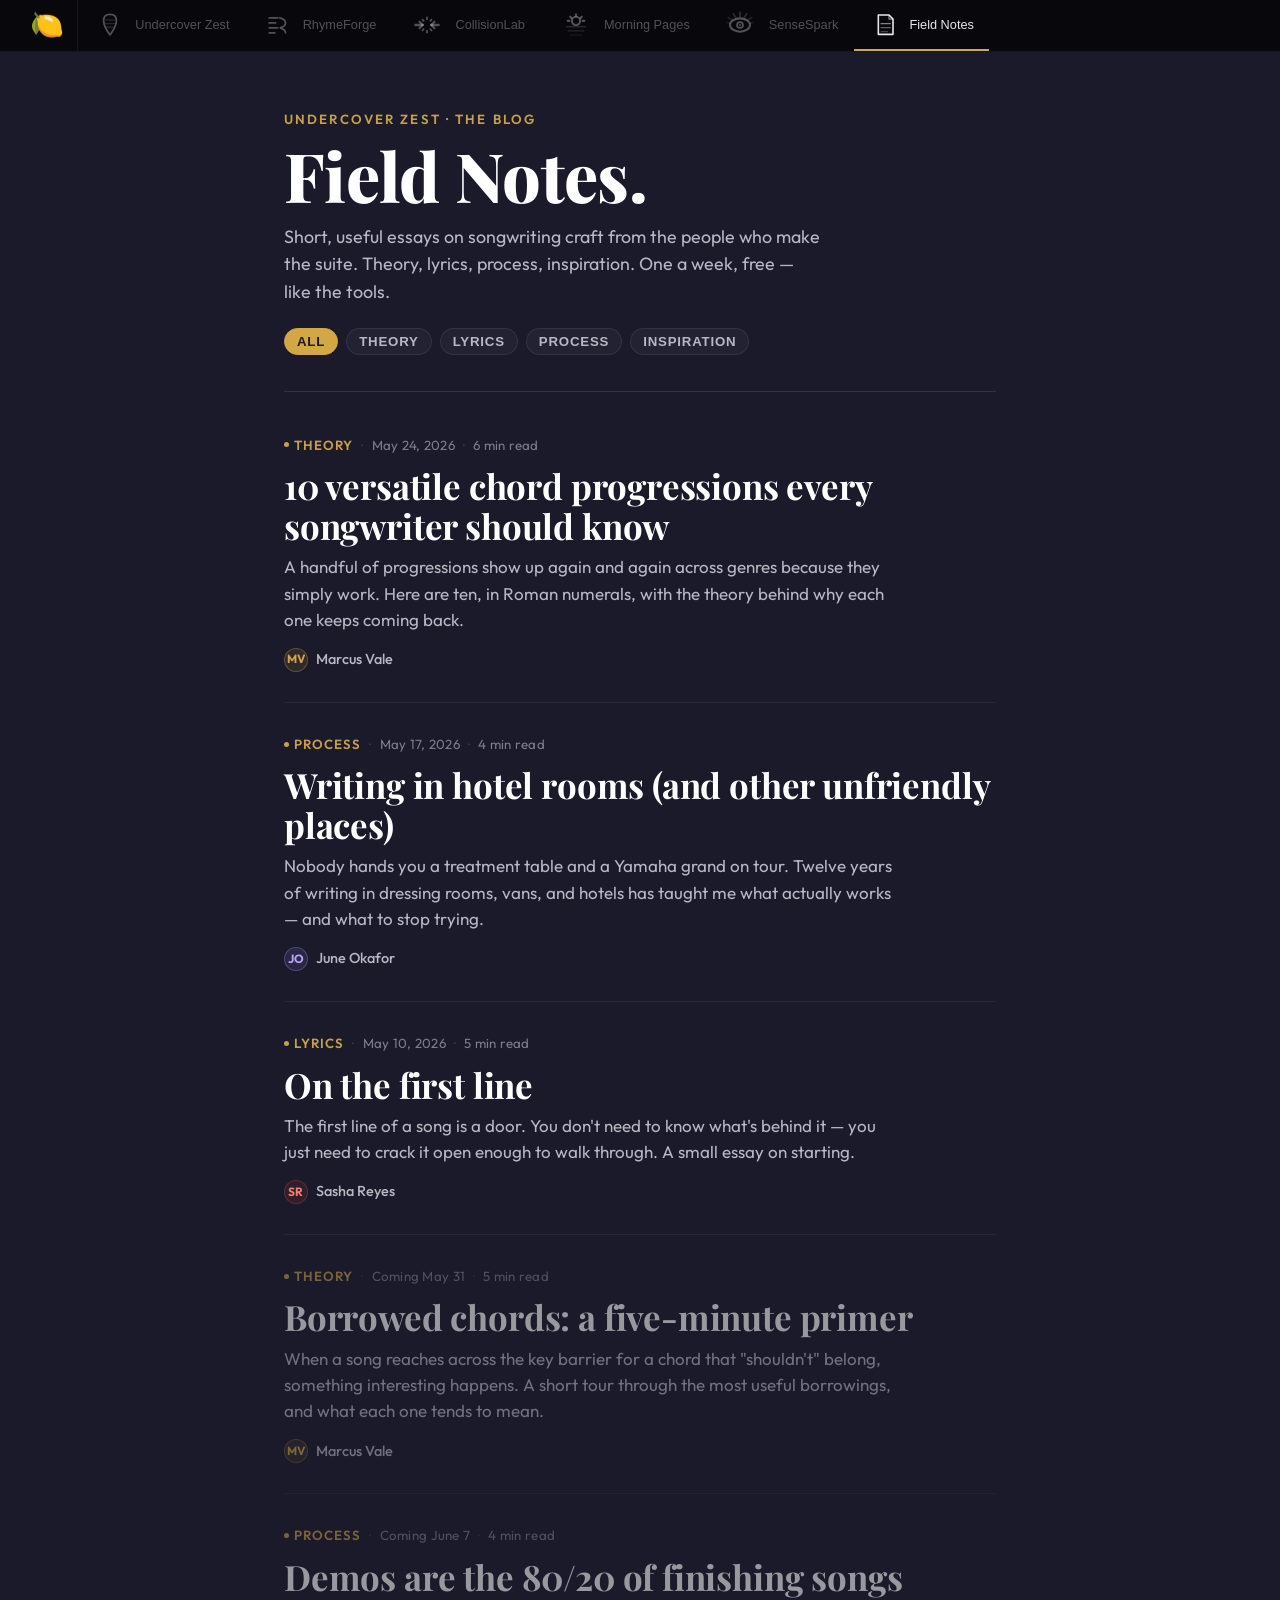
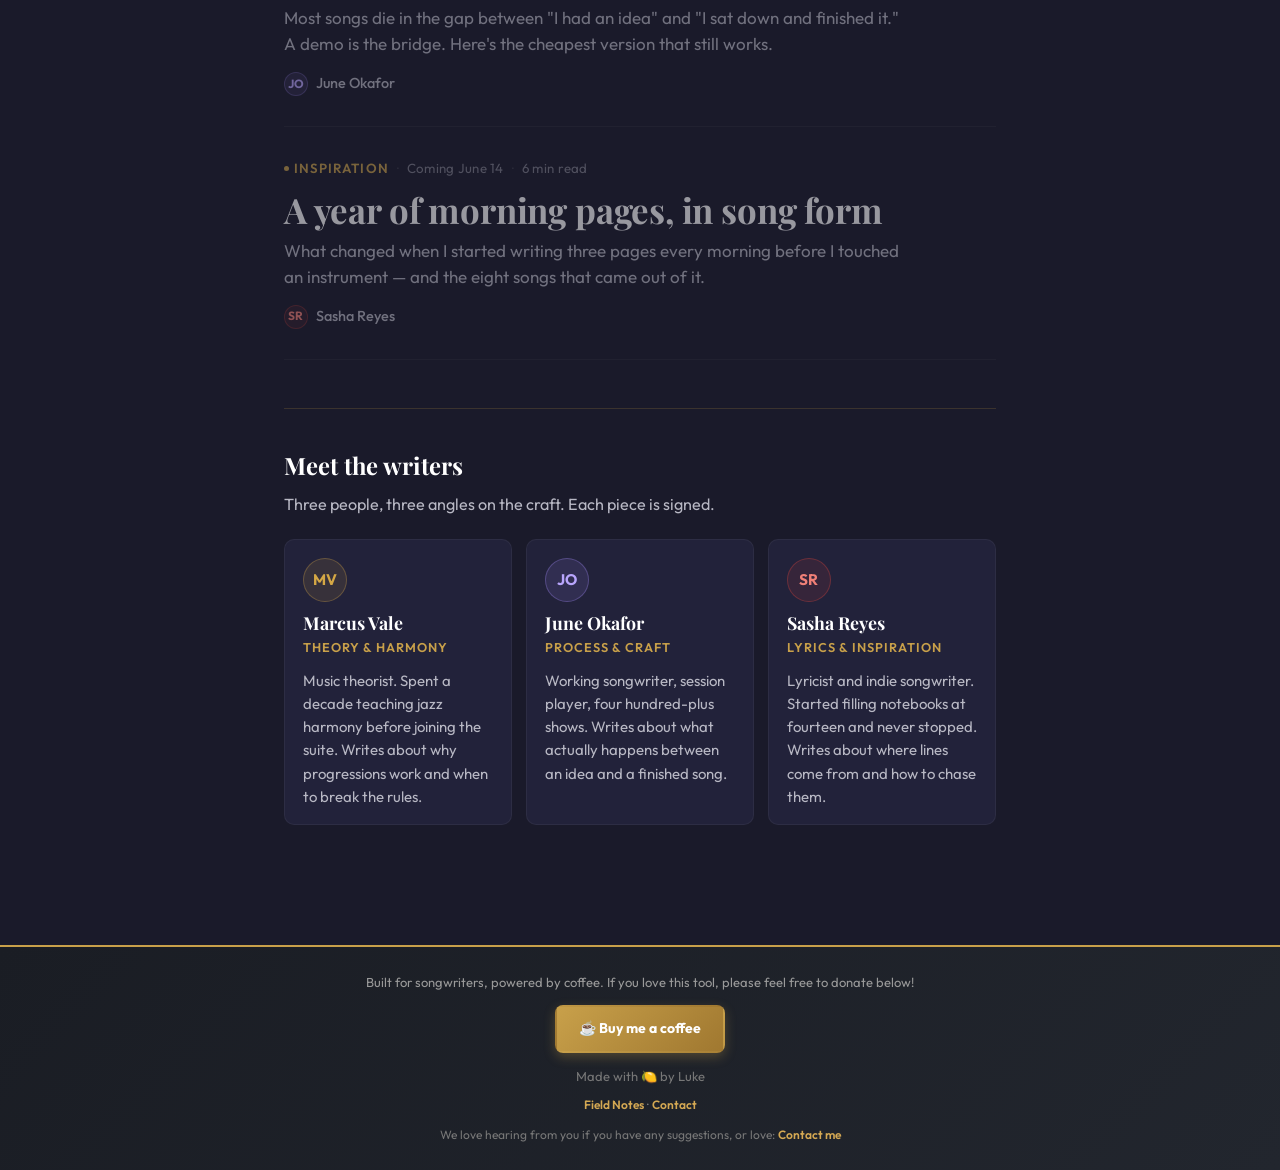
<file: blog/index.html>
<!DOCTYPE html>
<html lang="en">
<head>
  <meta charset="UTF-8">
  <meta name="viewport" content="width=device-width, initial-scale=1.0, viewport-fit=cover">
  <title>Field Notes — Songwriting craft from Undercover Zest</title>
  <meta name="description" content="Field Notes is the Undercover Zest blog — short, useful essays on songwriting craft. Theory, lyrics, process, inspiration. One a week, free.">
  <meta name="theme-color" content="#1a1a2a">
  <link rel="canonical" href="https://undercoverzest.app/blog/">
  <meta property="og:title" content="Field Notes — Undercover Zest">
  <meta property="og:description" content="Short, useful essays on songwriting craft from the team behind the suite. One a week, free.">
  <meta property="og:type" content="website">
  <meta property="og:url" content="https://undercoverzest.app/blog/">
  <meta property="og:image" content="https://undercoverzest.app/lemon-logo.png">
  <meta name="twitter:card" content="summary">
  <meta name="twitter:title" content="Field Notes — Undercover Zest">
  <meta name="twitter:description" content="Songwriting craft, one essay a week.">
  <link rel="icon" href="data:image/svg+xml,<svg xmlns='http://www.w3.org/2000/svg' viewBox='0 0 100 100'><text y='.9em' font-size='90'>🍋</text></svg>">
  <link href="https://fonts.googleapis.com/css2?family=Outfit:wght@300;400;500;600;700;800&family=Playfair+Display:wght@600;700;800&display=swap" rel="stylesheet">
  <link rel="stylesheet" href="../blog/blog.css">
  <script type="application/ld+json">
  {
    "@context": "https://schema.org",
    "@type": "Blog",
    "name": "Field Notes",
    "description": "The Undercover Zest blog — songwriting craft, one essay a week.",
    "url": "https://undercoverzest.app/blog/",
    "publisher": {
      "@type": "Organization",
      "name": "Undercover Zest",
      "logo": { "@type": "ImageObject", "url": "https://undercoverzest.app/lemon-logo.png" }
    }
  }
  </script>
</head>
<body>

  <main class="fn-wrap">

    <!-- ─── Masthead ─────────────────────────────────────────────── -->
    <header class="fn-masthead">
      <div class="fn-mast-eyebrow">Undercover Zest · The Blog</div>
      <h1 class="fn-mast-title">Field Notes.</h1>
      <p class="fn-mast-sub">
        Short, useful essays on songwriting craft from the people who make the suite.
        Theory, lyrics, process, inspiration. One a week, free — like the tools.
      </p>

      <nav class="fn-topic-row" aria-label="Filter by topic">
        <button class="fn-chip is-active" type="button">All</button>
        <button class="fn-chip" type="button">Theory</button>
        <button class="fn-chip" type="button">Lyrics</button>
        <button class="fn-chip" type="button">Process</button>
        <button class="fn-chip" type="button">Inspiration</button>
      </nav>
    </header>

    <!-- ─── Article list ─────────────────────────────────────────── -->
    <section class="fn-list" aria-label="All articles">

      <!-- 1. This week — Marcus, Theory -->
      <a class="fn-entry" href="../blog/versatile-chord-progressions-for-songwriters/">
        <div class="fn-entry-meta">
          <span class="fn-cat">Theory</span>
          <span class="fn-sep">·</span>
          <span>May 24, 2026</span>
          <span class="fn-sep">·</span>
          <span>6 min read</span>
        </div>
        <h2 class="fn-entry-title">10 versatile chord progressions every songwriter should know</h2>
        <p class="fn-entry-desc">
          A handful of progressions show up again and again across genres because
          they simply work. Here are ten, in Roman numerals, with the theory behind
          why each one keeps coming back.
        </p>
        <div class="fn-entry-author">
          <span class="fn-author-chip">
            <span class="fn-avatar mv" aria-hidden="true">MV</span>
            <span class="fn-author-name">Marcus Vale</span>
          </span>
        </div>
      </a>

      <!-- 2. June, Process -->
      <a class="fn-entry" href="../blog/writing-in-hotel-rooms/">
        <div class="fn-entry-meta">
          <span class="fn-cat">Process</span>
          <span class="fn-sep">·</span>
          <span>May 17, 2026</span>
          <span class="fn-sep">·</span>
          <span>4 min read</span>
        </div>
        <h2 class="fn-entry-title">Writing in hotel rooms (and other unfriendly places)</h2>
        <p class="fn-entry-desc">
          Nobody hands you a treatment table and a Yamaha grand on tour. Twelve
          years of writing in dressing rooms, vans, and hotels has taught me
          what actually works — and what to stop trying.
        </p>
        <div class="fn-entry-author">
          <span class="fn-author-chip">
            <span class="fn-avatar jo" aria-hidden="true">JO</span>
            <span class="fn-author-name">June Okafor</span>
          </span>
        </div>
      </a>

      <!-- 3. Sasha, Lyrics -->
      <a class="fn-entry" href="../blog/on-the-first-line/">
        <div class="fn-entry-meta">
          <span class="fn-cat">Lyrics</span>
          <span class="fn-sep">·</span>
          <span>May 10, 2026</span>
          <span class="fn-sep">·</span>
          <span>5 min read</span>
        </div>
        <h2 class="fn-entry-title">On the first line</h2>
        <p class="fn-entry-desc">
          The first line of a song is a door. You don't need to know what's
          behind it — you just need to crack it open enough to walk through.
          A small essay on starting.
        </p>
        <div class="fn-entry-author">
          <span class="fn-author-chip">
            <span class="fn-avatar sr" aria-hidden="true">SR</span>
            <span class="fn-author-name">Sasha Reyes</span>
          </span>
        </div>
      </a>

      <!-- 4. Marcus, Theory — coming soon -->
      <a class="fn-entry" href="#" aria-disabled="true" style="opacity:0.55; pointer-events:none;">
        <div class="fn-entry-meta">
          <span class="fn-cat">Theory</span>
          <span class="fn-sep">·</span>
          <span>Coming May 31</span>
          <span class="fn-sep">·</span>
          <span>5 min read</span>
        </div>
        <h2 class="fn-entry-title">Borrowed chords: a five-minute primer</h2>
        <p class="fn-entry-desc">
          When a song reaches across the key barrier for a chord that "shouldn't"
          belong, something interesting happens. A short tour through the most
          useful borrowings, and what each one tends to mean.
        </p>
        <div class="fn-entry-author">
          <span class="fn-author-chip">
            <span class="fn-avatar mv" aria-hidden="true">MV</span>
            <span class="fn-author-name">Marcus Vale</span>
          </span>
        </div>
      </a>

      <!-- 5. June, Process — coming soon -->
      <a class="fn-entry" href="#" aria-disabled="true" style="opacity:0.55; pointer-events:none;">
        <div class="fn-entry-meta">
          <span class="fn-cat">Process</span>
          <span class="fn-sep">·</span>
          <span>Coming June 7</span>
          <span class="fn-sep">·</span>
          <span>4 min read</span>
        </div>
        <h2 class="fn-entry-title">Demos are the 80/20 of finishing songs</h2>
        <p class="fn-entry-desc">
          Most songs die in the gap between "I had an idea" and "I sat down and
          finished it." A demo is the bridge. Here's the cheapest version that
          still works.
        </p>
        <div class="fn-entry-author">
          <span class="fn-author-chip">
            <span class="fn-avatar jo" aria-hidden="true">JO</span>
            <span class="fn-author-name">June Okafor</span>
          </span>
        </div>
      </a>

      <!-- 6. Sasha, Inspiration — coming soon -->
      <a class="fn-entry" href="#" aria-disabled="true" style="opacity:0.55; pointer-events:none;">
        <div class="fn-entry-meta">
          <span class="fn-cat">Inspiration</span>
          <span class="fn-sep">·</span>
          <span>Coming June 14</span>
          <span class="fn-sep">·</span>
          <span>6 min read</span>
        </div>
        <h2 class="fn-entry-title">A year of morning pages, in song form</h2>
        <p class="fn-entry-desc">
          What changed when I started writing three pages every morning before
          I touched an instrument — and the eight songs that came out of it.
        </p>
        <div class="fn-entry-author">
          <span class="fn-author-chip">
            <span class="fn-avatar sr" aria-hidden="true">SR</span>
            <span class="fn-author-name">Sasha Reyes</span>
          </span>
        </div>
      </a>

    </section>

    <!-- ─── Meet the writers ─────────────────────────────────────── -->
    <section class="fn-writers" aria-label="Meet the writers">
      <h2 class="fn-writers-title">Meet the writers</h2>
      <p class="fn-writers-sub">Three people, three angles on the craft. Each piece is signed.</p>

      <div class="fn-writers-grid">
        <div class="fn-writer-card">
          <div class="fn-avatar mv" aria-hidden="true">MV</div>
          <div class="fn-writer-name">Marcus Vale</div>
          <div class="fn-writer-role">Theory &amp; Harmony</div>
          <p class="fn-writer-bio">
            Music theorist. Spent a decade teaching jazz harmony before joining
            the suite. Writes about why progressions work and when to break the rules.
          </p>
        </div>
        <div class="fn-writer-card">
          <div class="fn-avatar jo" aria-hidden="true">JO</div>
          <div class="fn-writer-name">June Okafor</div>
          <div class="fn-writer-role">Process &amp; Craft</div>
          <p class="fn-writer-bio">
            Working songwriter, session player, four hundred-plus shows.
            Writes about what actually happens between an idea and a finished song.
          </p>
        </div>
        <div class="fn-writer-card">
          <div class="fn-avatar sr" aria-hidden="true">SR</div>
          <div class="fn-writer-name">Sasha Reyes</div>
          <div class="fn-writer-role">Lyrics &amp; Inspiration</div>
          <p class="fn-writer-bio">
            Lyricist and indie songwriter. Started filling notebooks at fourteen
            and never stopped. Writes about where lines come from and how to chase them.
          </p>
        </div>
      </div>
    </section>

  </main>

  <script src="../uz-nav.js"></script>
  <script src="../uz-footer.js"></script>
</body>
</html>
</file>
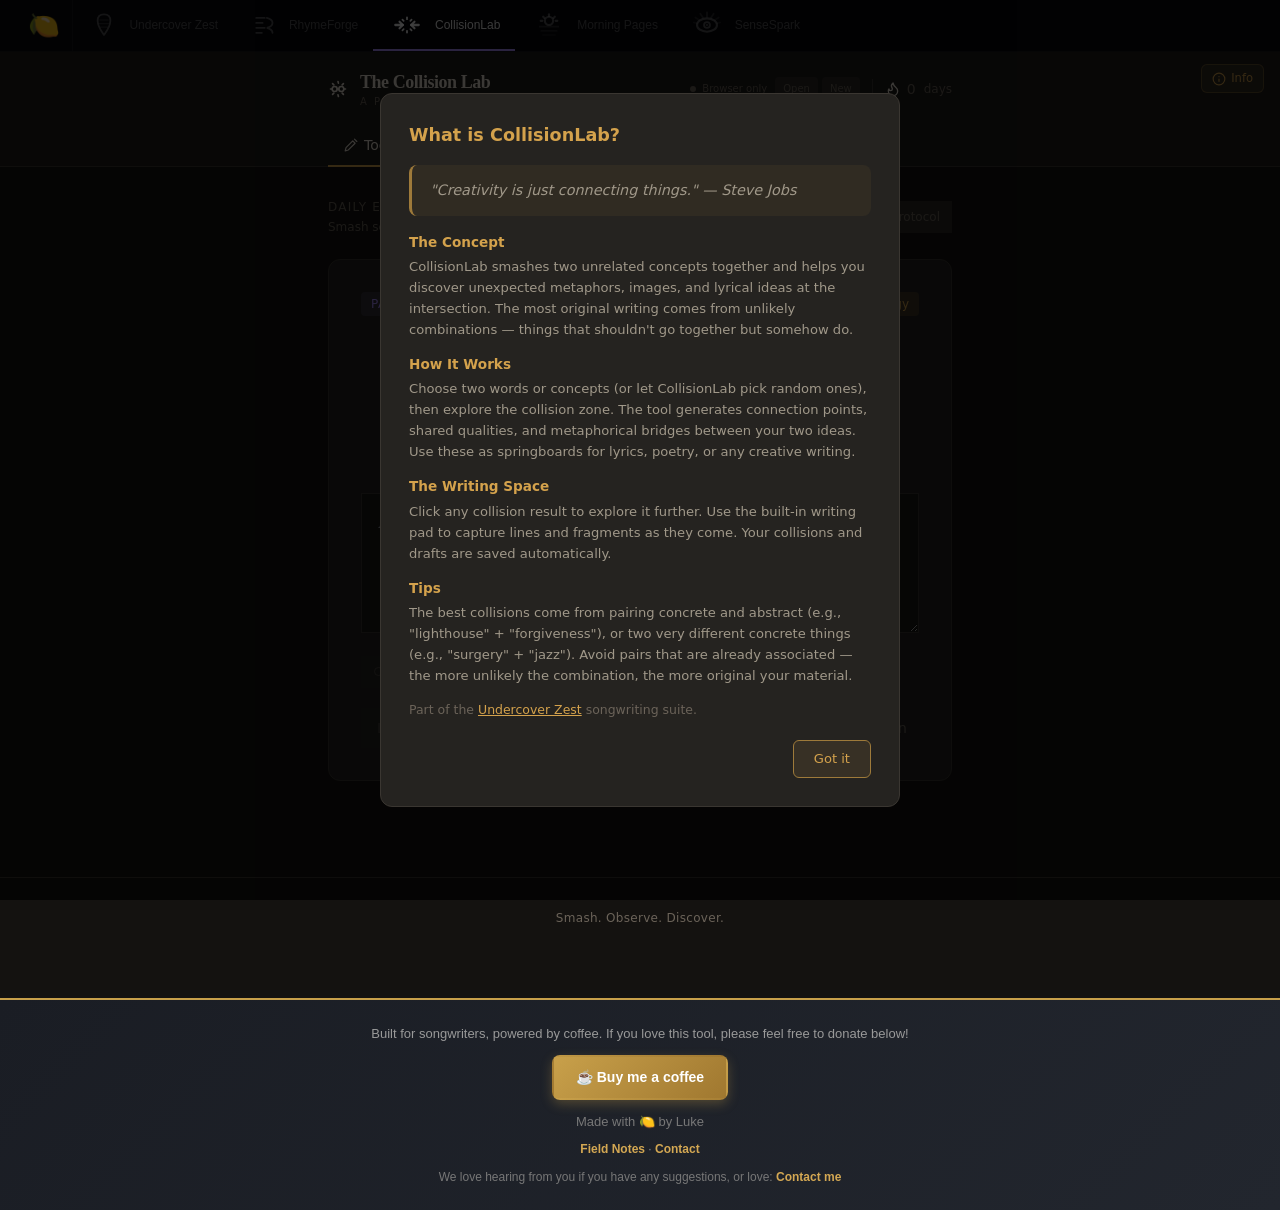
<file: collisionlab/index.html>
<!DOCTYPE html><html lang=en><style>*,:before,:after{box-sizing:border-box;border:0 solid #e5e7eb}:before,:after{--tw-content:""}html,:host{-webkit-text-size-adjust:100%;tab-size:4;font-feature-settings:normal;font-variation-settings:normal;-webkit-tap-highlight-color:transparent;font-family:ui-sans-serif,system-ui,sans-serif,Apple Color Emoji,Segoe UI Emoji,Segoe UI Symbol,Noto Color Emoji;line-height:1.5}body{line-height:inherit;margin:0}hr{height:0;color:inherit;border-top-width:1px}abbr:where([title]){text-decoration:underline dotted}h1,h2,h3,h4,h5,h6{font-size:inherit;font-weight:inherit}a{color:inherit;text-decoration:inherit}b,strong{font-weight:bolder}code,kbd,samp,pre{font-feature-settings:normal;font-variation-settings:normal;font-family:ui-monospace,SFMono-Regular,Menlo,Monaco,Consolas,Liberation Mono,Courier New,monospace;font-size:1em}small{font-size:80%}sub,sup{vertical-align:baseline;font-size:75%;line-height:0;position:relative}sub{bottom:-.25em}sup{top:-.5em}table{text-indent:0;border-color:inherit;border-collapse:collapse}button,input,optgroup,select,textarea{font-feature-settings:inherit;font-variation-settings:inherit;font-family:inherit;font-size:100%;font-weight:inherit;line-height:inherit;color:inherit;margin:0;padding:0}button,select{text-transform:none}button,[type=button],[type=reset],[type=submit]{-webkit-appearance:button;background-color:#0000;background-image:none}:-moz-focusring{outline:auto}:-moz-ui-invalid{box-shadow:none}progress{vertical-align:baseline}::-webkit-inner-spin-button{height:auto}::-webkit-outer-spin-button{height:auto}[type=search]{-webkit-appearance:textfield;outline-offset:-2px}::-webkit-search-decoration{-webkit-appearance:none}::-webkit-file-upload-button{-webkit-appearance:button;font:inherit}summary{display:list-item}blockquote,dl,dd,h1,h2,h3,h4,h5,h6,hr,figure,p,pre{margin:0}fieldset{margin:0;padding:0}legend{padding:0}ol,ul,menu{margin:0;padding:0;list-style:none}dialog{padding:0}textarea{resize:vertical}input::-moz-placeholder{opacity:1;color:#9ca3af}textarea::-moz-placeholder{opacity:1;color:#9ca3af}input::placeholder,textarea::placeholder{opacity:1;color:#9ca3af}button,[role=button]{cursor:pointer}:disabled{cursor:default}img,svg,video,canvas,audio,iframe,embed,object{vertical-align:middle;display:block}img,video{max-width:100%;height:auto}[hidden]{display:none}:root{--lab-bg:#141210;--lab-surface:#1e1c19;--lab-card:#252320;--lab-elevated:#2e2b27;--lab-border:#3a3631;--lab-border-light:#4a4540;--lab-text:#e8e0d4;--lab-text-secondary:#a09889;--lab-text-muted:#6b6359;--lab-amber:#d4a24c;--lab-amber-dim:#9e7a3a;--lab-amber-glow:#d4a24c26;--lab-violet:#a78bfa;--lab-teal:#5eead4;--lab-green:#6ee7b7;--lab-red:#fca5a5;--lab-writing-bg:#1a1815;--lab-writing-border:#3a3530}body{background-color:var(--lab-bg);color:var(--lab-text)}body:before{content:"";pointer-events:none;opacity:.03;z-index:0;background-image:url("data:image/svg+xml,%3Csvg viewBox='0 0 256 256' xmlns='http://www.w3.org/2000/svg'%3E%3Cfilter id='noise'%3E%3CfeTurbulence type='fractalNoise' baseFrequency='0.9' numOctaves='4' stitchTiles='stitch'/%3E%3C/filter%3E%3Crect width='100%25' height='100%25' filter='url(%23noise)'/%3E%3C/svg%3E");width:100%;height:100%;position:fixed;top:0;left:0}::-webkit-scrollbar{width:6px}::-webkit-scrollbar-track{background:var(--lab-bg)}::-webkit-scrollbar-thumb{background:var(--lab-border);border-radius:3px}::-webkit-scrollbar-thumb:hover{background:var(--lab-border-light)}*{scrollbar-width:thin;scrollbar-color:var(--lab-border) var(--lab-bg)}@keyframes pulse{0%,to{opacity:1}50%{opacity:.4}}*,:before,:after,::backdrop{--tw-border-spacing-x:0;--tw-border-spacing-y:0;--tw-translate-x:0;--tw-translate-y:0;--tw-rotate:0;--tw-skew-x:0;--tw-skew-y:0;--tw-scale-x:1;--tw-scale-y:1;--tw-pan-x: ;--tw-pan-y: ;--tw-pinch-zoom: ;--tw-scroll-snap-strictness:proximity;--tw-gradient-from-position: ;--tw-gradient-via-position: ;--tw-gradient-to-position: ;--tw-ordinal: ;--tw-slashed-zero: ;--tw-numeric-figure: ;--tw-numeric-spacing: ;--tw-numeric-fraction: ;--tw-ring-inset: ;--tw-ring-offset-width:0px;--tw-ring-offset-color:#fff;--tw-ring-color:#3b82f680;--tw-ring-offset-shadow:0 0 #0000;--tw-ring-shadow:0 0 #0000;--tw-shadow:0 0 #0000;--tw-shadow-colored:0 0 #0000;--tw-blur: ;--tw-brightness: ;--tw-contrast: ;--tw-grayscale: ;--tw-hue-rotate: ;--tw-invert: ;--tw-saturate: ;--tw-sepia: ;--tw-drop-shadow: ;--tw-backdrop-blur: ;--tw-backdrop-brightness: ;--tw-backdrop-contrast: ;--tw-backdrop-grayscale: ;--tw-backdrop-hue-rotate: ;--tw-backdrop-invert: ;--tw-backdrop-opacity: ;--tw-backdrop-saturate: ;--tw-backdrop-sepia: }.container{width:100%}@media (width>=640px){.container{max-width:640px}}@media (width>=768px){.container{max-width:768px}}@media (width>=1024px){.container{max-width:1024px}}@media (width>=1280px){.container{max-width:1280px}}@media (width>=1536px){.container{max-width:1536px}}.visible{visibility:visible}.invisible{visibility:hidden}.collapse{visibility:collapse}.static{position:static}.fixed{position:fixed}.absolute{position:absolute}.relative{position:relative}.sticky{position:sticky}.left-3{left:.75rem}.right-3{right:.75rem}.right-4{right:1rem}.top-1\/2{top:50%}.z-10{z-index:10}.z-50{z-index:50}.-mx-1{margin-left:-.25rem;margin-right:-.25rem}.mx-auto{margin-left:auto;margin-right:auto}.-mb-px{margin-bottom:-1px}.-mt-0{margin-top:0}.-mt-0\.5{margin-top:-.125rem}.mb-0{margin-bottom:0}.mb-0\.5{margin-bottom:.125rem}.mb-1{margin-bottom:.25rem}.mb-2{margin-bottom:.5rem}.mb-3{margin-bottom:.75rem}.mb-4{margin-bottom:1rem}.mb-6{margin-bottom:1.5rem}.mb-8{margin-bottom:2rem}.ml-0{margin-left:0}.ml-0\.5{margin-left:.125rem}.ml-6{margin-left:1.5rem}.ml-7{margin-left:1.75rem}.mt-0{margin-top:0}.mt-0\.5{margin-top:.125rem}.mt-1{margin-top:.25rem}.mt-1\.5{margin-top:.375rem}.mt-16{margin-top:4rem}.mt-2{margin-top:.5rem}.mt-2\.5{margin-top:.625rem}.mt-6{margin-top:1.5rem}.flex{display:flex}.table{display:table}.grid{display:grid}.contents{display:contents}.hidden{display:none}.h-1{height:.25rem}.h-1\.5{height:.375rem}.h-3{height:.75rem}.h-3\.5{height:.875rem}.h-4{height:1rem}.h-5{height:1.25rem}.h-8{height:2rem}.min-h-\[100px\]{min-height:100px}.min-h-\[140px\]{min-height:140px}.min-h-screen{min-height:100vh}.w-1{width:.25rem}.w-1\.5{width:.375rem}.w-3{width:.75rem}.w-3\.5{width:.875rem}.w-4{width:1rem}.w-5{width:1.25rem}.w-8{width:2rem}.w-full{width:100%}.w-px{width:1px}.min-w-0{min-width:0}.max-w-2xl{max-width:42rem}.max-w-6xl{max-width:72rem}.max-w-md{max-width:28rem}.max-w-xs{max-width:20rem}.flex-1{flex:1}.flex-shrink-0{flex-shrink:0}.-translate-y-1\/2{--tw-translate-y:-50%;transform:translate(var(--tw-translate-x), var(--tw-translate-y)) rotate(var(--tw-rotate)) skewX(var(--tw-skew-x)) skewY(var(--tw-skew-y)) scaleX(var(--tw-scale-x)) scaleY(var(--tw-scale-y))}.transform{transform:translate(var(--tw-translate-x), var(--tw-translate-y)) rotate(var(--tw-rotate)) skewX(var(--tw-skew-x)) skewY(var(--tw-skew-y)) scaleX(var(--tw-scale-x)) scaleY(var(--tw-scale-y))}.resize-none{resize:none}.resize-y{resize:vertical}.grid-cols-1{grid-template-columns:repeat(1,minmax(0,1fr))}.flex-col{flex-direction:column}.flex-wrap{flex-wrap:wrap}.items-start{align-items:flex-start}.items-center{align-items:center}.justify-end{justify-content:flex-end}.justify-center{justify-content:center}.justify-between{justify-content:space-between}.gap-1{gap:.25rem}.gap-1\.5{gap:.375rem}.gap-2{gap:.5rem}.gap-2\.5{gap:.625rem}.gap-3{gap:.75rem}.gap-4{gap:1rem}.gap-6{gap:1.5rem}.space-y-1>:not([hidden])~:not([hidden]){--tw-space-y-reverse:0;margin-top:calc(.25rem * calc(1 - var(--tw-space-y-reverse)));margin-bottom:calc(.25rem * var(--tw-space-y-reverse))}.space-y-1\.5>:not([hidden])~:not([hidden]){--tw-space-y-reverse:0;margin-top:calc(.375rem * calc(1 - var(--tw-space-y-reverse)));margin-bottom:calc(.375rem * var(--tw-space-y-reverse))}.space-y-2>:not([hidden])~:not([hidden]){--tw-space-y-reverse:0;margin-top:calc(.5rem * calc(1 - var(--tw-space-y-reverse)));margin-bottom:calc(.5rem * var(--tw-space-y-reverse))}.space-y-3>:not([hidden])~:not([hidden]){--tw-space-y-reverse:0;margin-top:calc(.75rem * calc(1 - var(--tw-space-y-reverse)));margin-bottom:calc(.75rem * var(--tw-space-y-reverse))}.space-y-4>:not([hidden])~:not([hidden]){--tw-space-y-reverse:0;margin-top:calc(1rem * calc(1 - var(--tw-space-y-reverse)));margin-bottom:calc(1rem * var(--tw-space-y-reverse))}.space-y-5>:not([hidden])~:not([hidden]){--tw-space-y-reverse:0;margin-top:calc(1.25rem * calc(1 - var(--tw-space-y-reverse)));margin-bottom:calc(1.25rem * var(--tw-space-y-reverse))}.space-y-6>:not([hidden])~:not([hidden]){--tw-space-y-reverse:0;margin-top:calc(1.5rem * calc(1 - var(--tw-space-y-reverse)));margin-bottom:calc(1.5rem * var(--tw-space-y-reverse))}.space-y-8>:not([hidden])~:not([hidden]){--tw-space-y-reverse:0;margin-top:calc(2rem * calc(1 - var(--tw-space-y-reverse)));margin-bottom:calc(2rem * var(--tw-space-y-reverse))}.overflow-hidden{overflow:hidden}.overflow-x-auto{overflow-x:auto}.whitespace-nowrap{white-space:nowrap}.whitespace-pre-wrap{white-space:pre-wrap}.rounded{border-radius:.25rem}.rounded-full{border-radius:9999px}.rounded-lg{border-radius:var(--radius)}.rounded-xl{border-radius:.75rem}.border{border-width:1px}.border-b{border-bottom-width:1px}.border-b-2{border-bottom-width:2px}.border-l-2{border-left-width:2px}.border-t{border-top-width:1px}.p-1{padding:.25rem}.p-2{padding:.5rem}.p-2\.5{padding:.625rem}.p-3{padding:.75rem}.p-4{padding:1rem}.p-5{padding:1.25rem}.p-6{padding:1.5rem}.p-8{padding:2rem}.px-1{padding-left:.25rem;padding-right:.25rem}.px-1\.5{padding-left:.375rem;padding-right:.375rem}.px-2{padding-left:.5rem;padding-right:.5rem}.px-2\.5{padding-left:.625rem;padding-right:.625rem}.px-3{padding-left:.75rem;padding-right:.75rem}.px-4{padding-left:1rem;padding-right:1rem}.px-5{padding-left:1.25rem;padding-right:1.25rem}.px-6{padding-left:1.5rem;padding-right:1.5rem}.py-0{padding-top:0;padding-bottom:0}.py-0\.5{padding-top:.125rem;padding-bottom:.125rem}.py-1{padding-top:.25rem;padding-bottom:.25rem}.py-1\.5{padding-top:.375rem;padding-bottom:.375rem}.py-16{padding-top:4rem;padding-bottom:4rem}.py-2{padding-top:.5rem;padding-bottom:.5rem}.py-2\.5{padding-top:.625rem;padding-bottom:.625rem}.py-3{padding-top:.75rem;padding-bottom:.75rem}.py-4{padding-top:1rem;padding-bottom:1rem}.py-8{padding-top:2rem;padding-bottom:2rem}.pb-1{padding-bottom:.25rem}.pb-3{padding-bottom:.75rem}.pb-4{padding-bottom:1rem}.pb-5{padding-bottom:1.25rem}.pb-6{padding-bottom:1.5rem}.pl-10{padding-left:2.5rem}.pl-2{padding-left:.5rem}.pl-3{padding-left:.75rem}.pl-5{padding-left:1.25rem}.pr-4{padding-right:1rem}.pt-1{padding-top:.25rem}.pt-4{padding-top:1rem}.pt-5{padding-top:1.25rem}.pt-6{padding-top:1.5rem}.text-left{text-align:left}.text-center{text-align:center}.text-right{text-align:right}.text-2xl{font-size:1.5rem;line-height:2rem}.text-\[10px\]{font-size:10px}.text-\[11px\]{font-size:11px}.text-base{font-size:1rem;line-height:1.5rem}.text-lg{font-size:1.125rem;line-height:1.75rem}.text-sm{font-size:.875rem;line-height:1.25rem}.text-xl{font-size:1.25rem;line-height:1.75rem}.text-xs{font-size:.75rem;line-height:1rem}.font-bold{font-weight:700}.font-medium{font-weight:500}.font-semibold{font-weight:600}.uppercase{text-transform:uppercase}.capitalize{text-transform:capitalize}.italic{font-style:italic}.tabular-nums{--tw-numeric-spacing:tabular-nums;font-variant-numeric:var(--tw-ordinal) var(--tw-slashed-zero) var(--tw-numeric-figure) var(--tw-numeric-spacing) var(--tw-numeric-fraction)}.leading-\[1\.8\]{line-height:1.8}.leading-relaxed{line-height:1.625}.tracking-\[0\.2em\]{letter-spacing:.2em}.tracking-tight{letter-spacing:-.025em}.tracking-wide{letter-spacing:.025em}.tracking-wider{letter-spacing:.05em}.tracking-widest{letter-spacing:.1em}.text-amber-500{--tw-text-opacity:1;color:rgb(245 158 11/var(--tw-text-opacity))}.opacity-40{opacity:.4}.opacity-50{opacity:.5}.opacity-60{opacity:.6}.shadow{--tw-shadow:0 1px 3px 0 #0000001a, 0 1px 2px -1px #0000001a;--tw-shadow-colored:0 1px 3px 0 var(--tw-shadow-color), 0 1px 2px -1px var(--tw-shadow-color);box-shadow:var(--tw-ring-offset-shadow,0 0 #0000), var(--tw-ring-shadow,0 0 #0000), var(--tw-shadow)}.shadow-lg{--tw-shadow:0 10px 15px -3px #0000001a, 0 4px 6px -4px #0000001a;--tw-shadow-colored:0 10px 15px -3px var(--tw-shadow-color), 0 4px 6px -4px var(--tw-shadow-color);box-shadow:var(--tw-ring-offset-shadow,0 0 #0000), var(--tw-ring-shadow,0 0 #0000), var(--tw-shadow)}.filter{filter:var(--tw-blur) var(--tw-brightness) var(--tw-contrast) var(--tw-grayscale) var(--tw-hue-rotate) var(--tw-invert) var(--tw-saturate) var(--tw-sepia) var(--tw-drop-shadow)}.backdrop-blur-sm{--tw-backdrop-blur:blur(4px);backdrop-filter:var(--tw-backdrop-blur) var(--tw-backdrop-brightness) var(--tw-backdrop-contrast) var(--tw-backdrop-grayscale) var(--tw-backdrop-hue-rotate) var(--tw-backdrop-invert) var(--tw-backdrop-opacity) var(--tw-backdrop-saturate) var(--tw-backdrop-sepia)}.transition{transition-property:color,background-color,border-color,text-decoration-color,fill,stroke,opacity,box-shadow,transform,filter,backdrop-filter;transition-duration:.15s;transition-timing-function:cubic-bezier(.4,0,.2,1)}.transition-all{transition-property:all;transition-duration:.15s;transition-timing-function:cubic-bezier(.4,0,.2,1)}.transition-colors{transition-property:color,background-color,border-color,text-decoration-color,fill,stroke;transition-duration:.15s;transition-timing-function:cubic-bezier(.4,0,.2,1)}.transition-opacity{transition-property:opacity;transition-duration:.15s;transition-timing-function:cubic-bezier(.4,0,.2,1)}@keyframes enter{0%{opacity:var(--tw-enter-opacity,1);transform:translate3d(var(--tw-enter-translate-x,0), var(--tw-enter-translate-y,0), 0) scale3d(var(--tw-enter-scale,1), var(--tw-enter-scale,1), var(--tw-enter-scale,1)) rotate(var(--tw-enter-rotate,0))}}@keyframes exit{to{opacity:var(--tw-exit-opacity,1);transform:translate3d(var(--tw-exit-translate-x,0), var(--tw-exit-translate-y,0), 0) scale3d(var(--tw-exit-scale,1), var(--tw-exit-scale,1), var(--tw-exit-scale,1)) rotate(var(--tw-exit-rotate,0))}}.running{animation-play-state:running}.hover\:opacity-100:hover{opacity:1}.hover\:opacity-80:hover{opacity:.8}.hover\:opacity-90:hover{opacity:.9}.focus\:outline-none:focus{outline-offset:2px;outline:2px solid #0000}.focus\:ring-1:focus{--tw-ring-offset-shadow:var(--tw-ring-inset) 0 0 0 var(--tw-ring-offset-width) var(--tw-ring-offset-color);--tw-ring-shadow:var(--tw-ring-inset) 0 0 0 calc(1px + var(--tw-ring-offset-width)) var(--tw-ring-color);box-shadow:var(--tw-ring-offset-shadow), var(--tw-ring-shadow), var(--tw-shadow,0 0 #0000)}.focus\:ring-2:focus{--tw-ring-offset-shadow:var(--tw-ring-inset) 0 0 0 var(--tw-ring-offset-width) var(--tw-ring-offset-color);--tw-ring-shadow:var(--tw-ring-inset) 0 0 0 calc(2px + var(--tw-ring-offset-width)) var(--tw-ring-color);box-shadow:var(--tw-ring-offset-shadow), var(--tw-ring-shadow), var(--tw-shadow,0 0 #0000)}.disabled\:cursor-not-allowed:disabled{cursor:not-allowed}.disabled\:opacity-30:disabled{opacity:.3}@media (width>=640px){.sm\:inline{display:inline}}@media (width>=1024px){.lg\:sticky{position:sticky}.lg\:top-28{top:7rem}.lg\:flex{display:flex}.lg\:max-h-\[calc\(100vh-8rem\)\]{max-height:calc(100vh - 8rem)}.lg\:min-h-0{min-height:0}.lg\:w-80{width:20rem}.lg\:flex-1{flex:1}.lg\:flex-row{flex-direction:row}.lg\:flex-col{flex-direction:column}.lg\:overflow-y-auto{overflow-y:auto}}@media (width>=1280px){.xl\:w-96{width:24rem}}</style><meta charset=UTF-8><head>
<meta charset="UTF-8">
<meta name="viewport" content="width=device-width, initial-scale=1.0">
<title>CollisionLab — Metaphor & Simile Builder for Songwriters</title>
<meta name="description" content="Generate unexpected metaphors and similes by smashing concepts together. A creative collision tool for songwriters and poets. Free, no sign-up required.">
<meta name="keywords" content="metaphor generator, simile builder, songwriting tool, creative writing, lyric writing, metaphor examples, poetry tool">
<meta property="og:title" content="CollisionLab — Metaphor & Simile Builder">
<meta property="og:description" content="Smash two ideas together and discover unexpected metaphors for your lyrics. A free creative tool for songwriters.">
<meta property="og:type" content="website">
<meta property="og:url" content="https://undercoverzest.app/collisionlab/">
<meta name="theme-color" content="#c8a04a">
<meta property="og:image" content="https://undercoverzest.app/lemon-logo.png">
<meta name="twitter:card" content="summary">
<meta name="twitter:title" content="CollisionLab — Metaphor & Simile Builder">
<meta name="twitter:description" content="Smash two ideas together and discover unexpected metaphors for your lyrics. Free tool for songwriters.">
<link rel="canonical" href="https://undercoverzest.app/collisionlab/">
<link rel="icon" href="data:image/svg+xml,<svg xmlns='http://www.w3.org/2000/svg' viewBox='0 0 100 100'><text y='.9em' font-size='90'>💥</text></svg>">
<style>.cl-info-overlay{position:fixed;inset:0;background:rgba(0,0,0,0.75);display:flex;align-items:center;justify-content:center;z-index:10000;padding:20px}.cl-info-modal{background:var(--lab-card,#252320);border:1px solid var(--lab-border,#3a3631);border-radius:12px;max-width:520px;width:100%;max-height:85vh;overflow-y:auto;padding:28px;color:var(--lab-text,#e8e0d4)}.cl-info-modal h3{font-size:1.1rem;font-weight:700;color:var(--lab-amber,#d4a24c);margin-bottom:16px}.cl-info-quote{font-style:italic;font-size:0.9rem;color:var(--lab-text-secondary,#a09889);padding:14px 18px;background:rgba(212,162,76,0.06);border-radius:8px;margin-bottom:16px;line-height:1.6;border-left:3px solid var(--lab-amber-dim,#9e7a3a)}.cl-info-section{margin-bottom:14px}.cl-info-section h4{font-size:0.85rem;font-weight:600;margin-bottom:4px;color:var(--lab-amber,#d4a24c)}.cl-info-section p{font-size:0.82rem;color:var(--lab-text-secondary,#a09889);line-height:1.6}.cl-info-actions{display:flex;justify-content:flex-end;margin-top:20px}.cl-info-actions button{padding:8px 20px;border-radius:6px;cursor:pointer;font-size:0.82rem;font-weight:500;border:1px solid var(--lab-amber-dim,#9e7a3a);background:rgba(212,162,76,0.1);color:var(--lab-amber,#d4a24c);transition:all 0.15s}.cl-info-actions button:hover{background:rgba(212,162,76,0.2);border-color:var(--lab-amber,#d4a24c)}.cl-info-btn{position:fixed;top:calc(var(--uz-rail-h,52px) + 12px);right:16px;z-index:100;background:rgba(212,162,76,0.1);border:1px solid rgba(212,162,76,0.3);border-radius:6px;padding:5px 10px;display:inline-flex;align-items:center;gap:5px;cursor:pointer;color:var(--lab-amber,#d4a24c);font-size:0.72rem;font-weight:500;transition:all 0.15s}.cl-info-btn:hover{border-color:var(--lab-amber,#d4a24c);background:rgba(212,162,76,0.18)}.cl-info-btn svg{width:14px;height:14px}@keyframes clFadeIn{from{opacity:0}to{opacity:1}}.cl-info-overlay{animation:clFadeIn 0.2s ease}</style>
</head>
<body>
    <div id="uz-static-intro" style="max-width:640px;margin:80px auto 40px;padding:0 24px;text-align:center;font-family:ui-sans-serif,system-ui,sans-serif;color:#e0e0e0;">
  <h1 style="font-size:1.8rem;font-weight:700;color:#c8a04a;margin-bottom:12px;">CollisionLab</h1>
  <p style="font-size:1.1rem;line-height:1.6;color:#bbb;margin-bottom:16px;">Smash two unexpected concepts together and see what metaphors emerge. CollisionLab is a free creative writing tool that helps songwriters and poets discover fresh imagery by forcing ideas to collide.</p>
  <p style="font-size:0.95rem;color:#888;">Part of the <a href="/homepage/" style="color:#c8a04a;text-decoration:underline;">Undercover Zest</a> songwriting suite.</p>
</div>
<div id=root></div>
<script>document.getElementById("uz-static-intro").style.display="none";</script>
    <script type="module">function e(e,t,n,r){Object.defineProperty(e,t,{get:n,set:r,enumerable:!0,configurable:!0})}var t=globalThis,n={},r={},a=t.parcelRequirea8a2;null==a&&((a=function(e){if(e in n)return n[e].exports;if(e in r){var t=r[e];delete r[e];var a={id:e,exports:{}};return n[e]=a,t.call(a.exports,a,a.exports),a.exports}var l=Error("Cannot find module '"+e+"'");throw l.code="MODULE_NOT_FOUND",l}).register=function(e,t){r[e]=t},t.parcelRequirea8a2=a);var l=a.register;l("j8mK4",function(t,n){e(t.exports,"Fragment",()=>r,e=>r=e),e(t.exports,"jsx",()=>a,e=>a=e),e(t.exports,"jsxs",()=>l,e=>l=e);var r,a,l,o=Symbol.for("react.transitional.element");function i(e,t,n){var r=null;if(void 0!==n&&(r=""+n),void 0!==t.key&&(r=""+t.key),"key"in t)for(var a in n={},t)"key"!==a&&(n[a]=t[a]);else n=t;return{$$typeof:o,type:e,key:r,ref:void 0!==(t=n.ref)?t:null,props:n}}r=Symbol.for("react.fragment"),a=i,l=i}),l("5iduw",function(t,n){e(t.exports,"Activity",()=>r,e=>r=e),e(t.exports,"Children",()=>a,e=>a=e),e(t.exports,"Component",()=>l,e=>l=e),e(t.exports,"Fragment",()=>o,e=>o=e),e(t.exports,"Profiler",()=>i,e=>i=e),e(t.exports,"PureComponent",()=>s,e=>s=e),e(t.exports,"StrictMode",()=>u,e=>u=e),e(t.exports,"Suspense",()=>c,e=>c=e),e(t.exports,"__CLIENT_INTERNALS_DO_NOT_USE_OR_WARN_USERS_THEY_CANNOT_UPGRADE",()=>d,e=>d=e),e(t.exports,"__COMPILER_RUNTIME",()=>f,e=>f=e),e(t.exports,"cache",()=>h,e=>h=e),e(t.exports,"cacheSignal",()=>p,e=>p=e),e(t.exports,"cloneElement",()=>m,e=>m=e),e(t.exports,"createContext",()=>g,e=>g=e),e(t.exports,"createElement",()=>y,e=>y=e),e(t.exports,"createRef",()=>b,e=>b=e),e(t.exports,"forwardRef",()=>v,e=>v=e),e(t.exports,"isValidElement",()=>x,e=>x=e),e(t.exports,"lazy",()=>w,e=>w=e),e(t.exports,"memo",()=>k,e=>k=e),e(t.exports,"startTransition",()=>S,e=>S=e),e(t.exports,"unstable_useCacheRefresh",()=>N,e=>N=e),e(t.exports,"use",()=>C,e=>C=e),e(t.exports,"useActionState",()=>E,e=>E=e),e(t.exports,"useCallback",()=>j,e=>j=e),e(t.exports,"useContext",()=>T,e=>T=e),e(t.exports,"useDebugValue",()=>z,e=>z=e),e(t.exports,"useDeferredValue",()=>P,e=>P=e),e(t.exports,"useEffect",()=>L,e=>L=e),e(t.exports,"useEffectEvent",()=>_,e=>_=e),e(t.exports,"useId",()=>O,e=>O=e),e(t.exports,"useImperativeHandle",()=>D,e=>D=e),e(t.exports,"useInsertionEffect",()=>M,e=>M=e),e(t.exports,"useLayoutEffect",()=>A,e=>A=e),e(t.exports,"useMemo",()=>I,e=>I=e),e(t.exports,"useOptimistic",()=>F,e=>F=e),e(t.exports,"useReducer",()=>W,e=>W=e),e(t.exports,"useRef",()=>R,e=>R=e),e(t.exports,"useState",()=>U,e=>U=e),e(t.exports,"useSyncExternalStore",()=>H,e=>H=e),e(t.exports,"useTransition",()=>B,e=>B=e),e(t.exports,"version",()=>$,e=>$=e);var r,a,l,o,i,s,u,c,d,f,h,p,m,g,y,b,v,x,w,k,S,N,C,E,j,T,z,P,L,_,O,D,M,A,I,F,W,R,U,H,B,$,V=Symbol.for("react.transitional.element"),q=Symbol.for("react.portal"),Q=Symbol.for("react.fragment"),G=Symbol.for("react.strict_mode"),K=Symbol.for("react.profiler"),Y=Symbol.for("react.consumer"),X=Symbol.for("react.context"),J=Symbol.for("react.forward_ref"),Z=Symbol.for("react.suspense"),ee=Symbol.for("react.memo"),et=Symbol.for("react.lazy"),en=Symbol.for("react.activity"),er=Symbol.iterator,ea={isMounted:function(){return!1},enqueueForceUpdate:function(){},enqueueReplaceState:function(){},enqueueSetState:function(){}},el=Object.assign,eo={};function ei(e,t,n){this.props=e,this.context=t,this.refs=eo,this.updater=n||ea}function es(){}function eu(e,t,n){this.props=e,this.context=t,this.refs=eo,this.updater=n||ea}ei.prototype.isReactComponent={},ei.prototype.setState=function(e,t){if("object"!=typeof e&&"function"!=typeof e&&null!=e)throw Error("takes an object of state variables to update or a function which returns an object of state variables.");this.updater.enqueueSetState(this,e,t,"setState")},ei.prototype.forceUpdate=function(e){this.updater.enqueueForceUpdate(this,e,"forceUpdate")},es.prototype=ei.prototype;var ec=eu.prototype=new es;ec.constructor=eu,el(ec,ei.prototype),ec.isPureReactComponent=!0;var ed=Array.isArray;function ef(){}var eh={H:null,A:null,T:null,S:null},ep=Object.prototype.hasOwnProperty;function em(e,t,n){var r=n.ref;return{$$typeof:V,type:e,key:t,ref:void 0!==r?r:null,props:n}}function eg(e){return"object"==typeof e&&null!==e&&e.$$typeof===V}var ey=/\/+/g;function eb(e,t){var n,r;return"object"==typeof e&&null!==e&&null!=e.key?(n=""+e.key,r={"=":"=0",":":"=2"},"$"+n.replace(/[=:]/g,function(e){return r[e]})):t.toString(36)}function ev(e,t,n){if(null==e)return e;var r=[],a=0;return!function e(t,n,r,a,l){var o,i,s,u=typeof t;("undefined"===u||"boolean"===u)&&(t=null);var c=!1;if(null===t)c=!0;else switch(u){case"bigint":case"string":case"number":c=!0;break;case"object":switch(t.$$typeof){case V:case q:c=!0;break;case et:return e((c=t._init)(t._payload),n,r,a,l)}}if(c)return l=l(t),c=""===a?"."+eb(t,0):a,ed(l)?(r="",null!=c&&(r=c.replace(ey,"$&/")+"/"),e(l,n,r,"",function(e){return e})):null!=l&&(eg(l)&&(o=l,i=r+(null==l.key||t&&t.key===l.key?"":(""+l.key).replace(ey,"$&/")+"/")+c,l=em(o.type,i,o.props)),n.push(l)),1;c=0;var d=""===a?".":a+":";if(ed(t))for(var f=0;f<t.length;f++)u=d+eb(a=t[f],f),c+=e(a,n,r,u,l);else if("function"==typeof(f=null===(s=t)||"object"!=typeof s?null:"function"==typeof(s=er&&s[er]||s["@@iterator"])?s:null))for(t=f.call(t),f=0;!(a=t.next()).done;)u=d+eb(a=a.value,f++),c+=e(a,n,r,u,l);else if("object"===u){if("function"==typeof t.then)return e(function(e){switch(e.status){case"fulfilled":return e.value;case"rejected":throw e.reason;default:switch("string"==typeof e.status?e.then(ef,ef):(e.status="pending",e.then(function(t){"pending"===e.status&&(e.status="fulfilled",e.value=t)},function(t){"pending"===e.status&&(e.status="rejected",e.reason=t)})),e.status){case"fulfilled":return e.value;case"rejected":throw e.reason}}throw e}(t),n,r,a,l);throw Error("Objects are not valid as a React child (found: "+("[object Object]"===(n=String(t))?"object with keys {"+Object.keys(t).join(", ")+"}":n)+"). If you meant to render a collection of children, use an array instead.")}return c}(e,r,"","",function(e){return t.call(n,e,a++)}),r}function ex(e){if(-1===e._status){var t=e._result;(t=t()).then(function(t){(0===e._status||-1===e._status)&&(e._status=1,e._result=t)},function(t){(0===e._status||-1===e._status)&&(e._status=2,e._result=t)}),-1===e._status&&(e._status=0,e._result=t)}if(1===e._status)return e._result.default;throw e._result}var ew="function"==typeof reportError?reportError:function(e){if("object"==typeof window&&"function"==typeof window.ErrorEvent){var t=new window.ErrorEvent("error",{bubbles:!0,cancelable:!0,message:"object"==typeof e&&null!==e&&"string"==typeof e.message?String(e.message):String(e),error:e});if(!window.dispatchEvent(t))return}console.error(e)};r=en,a={map:ev,forEach:function(e,t,n){ev(e,function(){t.apply(this,arguments)},n)},count:function(e){var t=0;return ev(e,function(){t++}),t},toArray:function(e){return ev(e,function(e){return e})||[]},only:function(e){if(!eg(e))throw Error("React.Children.only expected to receive a single React element child.");return e}},l=ei,o=Q,i=K,s=eu,u=G,c=Z,d=eh,f={__proto__:null,c:function(e){return eh.H.useMemoCache(e)}},h=function(e){return function(){return e.apply(null,arguments)}},p=function(){return null},m=function(e,t,n){if(null==e)throw Error("The argument must be a React element, but you passed "+e+".");var r=el({},e.props),a=e.key;if(null!=t)for(l in void 0!==t.key&&(a=""+t.key),t)ep.call(t,l)&&"key"!==l&&"__self"!==l&&"__source"!==l&&("ref"!==l||void 0!==t.ref)&&(r[l]=t[l]);var l=arguments.length-2;if(1===l)r.children=n;else if(1<l){for(var o=Array(l),i=0;i<l;i++)o[i]=arguments[i+2];r.children=o}return em(e.type,a,r)},g=function(e){return(e={$$typeof:X,_currentValue:e,_currentValue2:e,_threadCount:0,Provider:null,Consumer:null}).Provider=e,e.Consumer={$$typeof:Y,_context:e},e},y=function(e,t,n){var r,a={},l=null;if(null!=t)for(r in void 0!==t.key&&(l=""+t.key),t)ep.call(t,r)&&"key"!==r&&"__self"!==r&&"__source"!==r&&(a[r]=t[r]);var o=arguments.length-2;if(1===o)a.children=n;else if(1<o){for(var i=Array(o),s=0;s<o;s++)i[s]=arguments[s+2];a.children=i}if(e&&e.defaultProps)for(r in o=e.defaultProps)void 0===a[r]&&(a[r]=o[r]);return em(e,l,a)},b=function(){return{current:null}},v=function(e){return{$$typeof:J,render:e}},x=eg,w=function(e){return{$$typeof:et,_payload:{_status:-1,_result:e},_init:ex}},k=function(e,t){return{$$typeof:ee,type:e,compare:void 0===t?null:t}},S=function(e){var t=eh.T,n={};eh.T=n;try{var r=e(),a=eh.S;null!==a&&a(n,r),"object"==typeof r&&null!==r&&"function"==typeof r.then&&r.then(ef,ew)}catch(e){ew(e)}finally{null!==t&&null!==n.types&&(t.types=n.types),eh.T=t}},N=function(){return eh.H.useCacheRefresh()},C=function(e){return eh.H.use(e)},E=function(e,t,n){return eh.H.useActionState(e,t,n)},j=function(e,t){return eh.H.useCallback(e,t)},T=function(e){return eh.H.useContext(e)},z=function(){},P=function(e,t){return eh.H.useDeferredValue(e,t)},L=function(e,t){return eh.H.useEffect(e,t)},_=function(e){return eh.H.useEffectEvent(e)},O=function(){return eh.H.useId()},D=function(e,t,n){return eh.H.useImperativeHandle(e,t,n)},M=function(e,t){return eh.H.useInsertionEffect(e,t)},A=function(e,t){return eh.H.useLayoutEffect(e,t)},I=function(e,t){return eh.H.useMemo(e,t)},F=function(e,t){return eh.H.useOptimistic(e,t)},W=function(e,t,n){return eh.H.useReducer(e,t,n)},R=function(e){return eh.H.useRef(e)},U=function(e){return eh.H.useState(e)},H=function(e,t,n){return eh.H.useSyncExternalStore(e,t,n)},B=function(){return eh.H.useTransition()},$="19.2.4"}),l("DUEQU",function(t,n){e(t.exports,"createRoot",()=>tF,e=>tF=e),e(t.exports,"hydrateRoot",()=>tW,e=>tW=e),e(t.exports,"version",()=>tR,e=>tR=e);var r,l=a("aALGe"),o=a("2xBnP"),i=a("8cavo");function s(e){var t="https://react.dev/errors/"+e;if(1<arguments.length){t+="?args[]="+encodeURIComponent(arguments[1]);for(var n=2;n<arguments.length;n++)t+="&args[]="+encodeURIComponent(arguments[n])}return"Minified React error #"+e+"; visit "+t+" for the full message or use the non-minified dev environment for full errors and additional helpful warnings."}function u(e){return!(!e||1!==e.nodeType&&9!==e.nodeType&&11!==e.nodeType)}function c(e){var t=e,n=e;if(e.alternate)for(;t.return;)t=t.return;else{e=t;do 0!=(4098&(t=e).flags)&&(n=t.return),e=t.return;while(e)}return 3===t.tag?n:null}function d(e){if(13===e.tag){var t=e.memoizedState;if(null===t&&null!==(e=e.alternate)&&(t=e.memoizedState),null!==t)return t.dehydrated}return null}function f(e){if(31===e.tag){var t=e.memoizedState;if(null===t&&null!==(e=e.alternate)&&(t=e.memoizedState),null!==t)return t.dehydrated}return null}function h(e){if(c(e)!==e)throw Error(s(188))}var p=Object.assign,m=Symbol.for("react.element"),g=Symbol.for("react.transitional.element"),y=Symbol.for("react.portal"),b=Symbol.for("react.fragment"),v=Symbol.for("react.strict_mode"),x=Symbol.for("react.profiler"),w=Symbol.for("react.consumer"),k=Symbol.for("react.context"),S=Symbol.for("react.forward_ref"),N=Symbol.for("react.suspense"),C=Symbol.for("react.suspense_list"),E=Symbol.for("react.memo"),j=Symbol.for("react.lazy");Symbol.for("react.scope");var T=Symbol.for("react.activity");Symbol.for("react.legacy_hidden"),Symbol.for("react.tracing_marker");var z=Symbol.for("react.memo_cache_sentinel");Symbol.for("react.view_transition");var P=Symbol.iterator;function L(e){return null===e||"object"!=typeof e?null:"function"==typeof(e=P&&e[P]||e["@@iterator"])?e:null}var _=Symbol.for("react.client.reference"),O=Array.isArray,D=o.__CLIENT_INTERNALS_DO_NOT_USE_OR_WARN_USERS_THEY_CANNOT_UPGRADE,M=i.__DOM_INTERNALS_DO_NOT_USE_OR_WARN_USERS_THEY_CANNOT_UPGRADE,A={pending:!1,data:null,method:null,action:null},I=[],F=-1;function W(e){return{current:e}}function R(e){0>F||(e.current=I[F],I[F]=null,F--)}function U(e,t){I[++F]=e.current,e.current=t}var H=W(null),B=W(null),$=W(null),V=W(null);function q(e,t){switch(U($,t),U(B,e),U(H,null),t.nodeType){case 9:case 11:e=(e=t.documentElement)&&(e=e.namespaceURI)?uk(e):0;break;default:if(e=t.tagName,t=t.namespaceURI)e=uS(t=uk(t),e);else switch(e){case"svg":e=1;break;case"math":e=2;break;default:e=0}}R(H),U(H,e)}function Q(){R(H),R(B),R($)}function G(e){null!==e.memoizedState&&U(V,e);var t=H.current,n=uS(t,e.type);t!==n&&(U(B,e),U(H,n))}function K(e){B.current===e&&(R(H),R(B)),V.current===e&&(R(V),cl._currentValue=A)}function Y(e){if(void 0===tU)try{throw Error()}catch(e){var t=e.stack.trim().match(/\n( *(at )?)/);tU=t&&t[1]||"",tH=-1<e.stack.indexOf("\n    at")?" (<anonymous>)":-1<e.stack.indexOf("@")?"@unknown:0:0":""}return"\n"+tU+e+tH}var X=!1;function J(e,t){if(!e||X)return"";X=!0;var n=Error.prepareStackTrace;Error.prepareStackTrace=void 0;try{var r={DetermineComponentFrameRoot:function(){try{if(t){var n=function(){throw Error()};if(Object.defineProperty(n.prototype,"props",{set:function(){throw Error()}}),"object"==typeof Reflect&&Reflect.construct){try{Reflect.construct(n,[])}catch(e){var r=e}Reflect.construct(e,[],n)}else{try{n.call()}catch(e){r=e}e.call(n.prototype)}}else{try{throw Error()}catch(e){r=e}(n=e())&&"function"==typeof n.catch&&n.catch(function(){})}}catch(e){if(e&&r&&"string"==typeof e.stack)return[e.stack,r.stack]}return[null,null]}};r.DetermineComponentFrameRoot.displayName="DetermineComponentFrameRoot";var a=Object.getOwnPropertyDescriptor(r.DetermineComponentFrameRoot,"name");a&&a.configurable&&Object.defineProperty(r.DetermineComponentFrameRoot,"name",{value:"DetermineComponentFrameRoot"});var l=r.DetermineComponentFrameRoot(),o=l[0],i=l[1];if(o&&i){var s=o.split("\n"),u=i.split("\n");for(a=r=0;r<s.length&&!s[r].includes("DetermineComponentFrameRoot");)r++;for(;a<u.length&&!u[a].includes("DetermineComponentFrameRoot");)a++;if(r===s.length||a===u.length)for(r=s.length-1,a=u.length-1;1<=r&&0<=a&&s[r]!==u[a];)a--;for(;1<=r&&0<=a;r--,a--)if(s[r]!==u[a]){if(1!==r||1!==a)do if(r--,a--,0>a||s[r]!==u[a]){var c="\n"+s[r].replace(" at new "," at ");return e.displayName&&c.includes("<anonymous>")&&(c=c.replace("<anonymous>",e.displayName)),c}while(1<=r&&0<=a)break}}}finally{X=!1,Error.prepareStackTrace=n}return(n=e?e.displayName||e.name:"")?Y(n):""}function Z(e){try{var t="",n=null;do t+=function(e,t){switch(e.tag){case 26:case 27:case 5:return Y(e.type);case 16:return Y("Lazy");case 13:return e.child!==t&&null!==t?Y("Suspense Fallback"):Y("Suspense");case 19:return Y("SuspenseList");case 0:case 15:return J(e.type,!1);case 11:return J(e.type.render,!1);case 1:return J(e.type,!0);case 31:return Y("Activity");default:return""}}(e,n),n=e,e=e.return;while(e)return t}catch(e){return"\nError generating stack: "+e.message+"\n"+e.stack}}var ee=Object.prototype.hasOwnProperty,et=l.unstable_scheduleCallback,en=l.unstable_cancelCallback,er=l.unstable_shouldYield,ea=l.unstable_requestPaint,el=l.unstable_now,eo=l.unstable_getCurrentPriorityLevel,ei=l.unstable_ImmediatePriority,es=l.unstable_UserBlockingPriority,eu=l.unstable_NormalPriority,ec=l.unstable_LowPriority,ed=l.unstable_IdlePriority,ef=l.log,eh=l.unstable_setDisableYieldValue,ep=null,em=null;function eg(e){if("function"==typeof ef&&eh(e),em&&"function"==typeof em.setStrictMode)try{em.setStrictMode(ep,e)}catch(e){}}var ey=Math.clz32?Math.clz32:function(e){return 0==(e>>>=0)?32:31-(eb(e)/ev|0)|0},eb=Math.log,ev=Math.LN2,ex=256,ew=262144,ek=4194304;function eS(e){var t=42&e;if(0!==t)return t;switch(e&-e){case 1:return 1;case 2:return 2;case 4:return 4;case 8:return 8;case 16:return 16;case 32:return 32;case 64:return 64;case 128:return 128;case 256:case 512:case 1024:case 2048:case 4096:case 8192:case 16384:case 32768:case 65536:case 131072:return 261888&e;case 262144:case 524288:case 1048576:case 2097152:return 3932160&e;case 4194304:case 8388608:case 0x1000000:case 0x2000000:return 0x3c00000&e;case 0x4000000:return 0x4000000;case 0x8000000:return 0x8000000;case 0x10000000:return 0x10000000;case 0x20000000:return 0x20000000;case 0x40000000:return 0;default:return e}}function eN(e,t,n){var r=e.pendingLanes;if(0===r)return 0;var a=0,l=e.suspendedLanes,o=e.pingedLanes;e=e.warmLanes;var i=0x7ffffff&r;return 0!==i?0!=(r=i&~l)?a=eS(r):0!=(o&=i)?a=eS(o):n||0!=(n=i&~e)&&(a=eS(n)):0!=(i=r&~l)?a=eS(i):0!==o?a=eS(o):n||0!=(n=r&~e)&&(a=eS(n)),0===a?0:0!==t&&t!==a&&0==(t&l)&&((l=a&-a)>=(n=t&-t)||32===l&&0!=(4194048&n))?t:a}function eC(e,t){return 0==(e.pendingLanes&~(e.suspendedLanes&~e.pingedLanes)&t)}function eE(){var e=ek;return 0==(0x3c00000&(ek<<=1))&&(ek=4194304),e}function ej(e){for(var t=[],n=0;31>n;n++)t.push(e);return t}function eT(e,t){e.pendingLanes|=t,0x10000000!==t&&(e.suspendedLanes=0,e.pingedLanes=0,e.warmLanes=0)}function ez(e,t,n){e.pendingLanes|=t,e.suspendedLanes&=~t;var r=31-ey(t);e.entangledLanes|=t,e.entanglements[r]=0x40000000|e.entanglements[r]|261930&n}function eP(e,t){var n=e.entangledLanes|=t;for(e=e.entanglements;n;){var r=31-ey(n),a=1<<r;a&t|e[r]&t&&(e[r]|=t),n&=~a}}function eL(e,t){var n=t&-t;return 0!=((n=0!=(42&n)?1:e_(n))&(e.suspendedLanes|t))?0:n}function e_(e){switch(e){case 2:e=1;break;case 8:e=4;break;case 32:e=16;break;case 256:case 512:case 1024:case 2048:case 4096:case 8192:case 16384:case 32768:case 65536:case 131072:case 262144:case 524288:case 1048576:case 2097152:case 4194304:case 8388608:case 0x1000000:case 0x2000000:e=128;break;case 0x10000000:e=0x8000000;break;default:e=0}return e}function eO(e){return 2<(e&=-e)?8<e?0!=(0x7ffffff&e)?32:0x10000000:8:2}function eD(){var e=M.p;return 0!==e?e:void 0===(e=window.event)?32:cx(e.type)}function eM(e,t){var n=M.p;try{return M.p=e,t()}finally{M.p=n}}var eA=Math.random().toString(36).slice(2),eI="__reactFiber$"+eA,eF="__reactProps$"+eA,eW="__reactContainer$"+eA,eR="__reactEvents$"+eA,eU="__reactListeners$"+eA,eH="__reactHandles$"+eA,eB="__reactResources$"+eA,e$="__reactMarker$"+eA;function eV(e){delete e[eI],delete e[eF],delete e[eR],delete e[eU],delete e[eH]}function eq(e){var t=e[eI];if(t)return t;for(var n=e.parentNode;n;){if(t=n[eW]||n[eI]){if(n=t.alternate,null!==t.child||null!==n&&null!==n.child)for(e=uU(e);null!==e;){if(n=e[eI])return n;e=uU(e)}return t}n=(e=n).parentNode}return null}function eQ(e){if(e=e[eI]||e[eW]){var t=e.tag;if(5===t||6===t||13===t||31===t||26===t||27===t||3===t)return e}return null}function eG(e){var t=e.tag;if(5===t||26===t||27===t||6===t)return e.stateNode;throw Error(s(33))}function eK(e){var t=e[eB];return t||(t=e[eB]={hoistableStyles:new Map,hoistableScripts:new Map}),t}function eY(e){e[e$]=!0}var eX=new Set,eJ={};function eZ(e,t){e0(e,t),e0(e+"Capture",t)}function e0(e,t){for(eJ[e]=t,e=0;e<t.length;e++)eX.add(t[e])}var e1=RegExp("^[:A-Z_a-z\\u00C0-\\u00D6\\u00D8-\\u00F6\\u00F8-\\u02FF\\u0370-\\u037D\\u037F-\\u1FFF\\u200C-\\u200D\\u2070-\\u218F\\u2C00-\\u2FEF\\u3001-\\uD7FF\\uF900-\\uFDCF\\uFDF0-\\uFFFD][:A-Z_a-z\\u00C0-\\u00D6\\u00D8-\\u00F6\\u00F8-\\u02FF\\u0370-\\u037D\\u037F-\\u1FFF\\u200C-\\u200D\\u2070-\\u218F\\u2C00-\\u2FEF\\u3001-\\uD7FF\\uF900-\\uFDCF\\uFDF0-\\uFFFD\\-.0-9\\u00B7\\u0300-\\u036F\\u203F-\\u2040]*$"),e2={},e3={};function e4(e,t,n){if(ee.call(e3,t)||!ee.call(e2,t)&&(e1.test(t)?e3[t]=!0:(e2[t]=!0,!1)))if(null===n)e.removeAttribute(t);else{switch(typeof n){case"undefined":case"function":case"symbol":e.removeAttribute(t);return;case"boolean":var r=t.toLowerCase().slice(0,5);if("data-"!==r&&"aria-"!==r)return void e.removeAttribute(t)}e.setAttribute(t,""+n)}}function e5(e,t,n){if(null===n)e.removeAttribute(t);else{switch(typeof n){case"undefined":case"function":case"symbol":case"boolean":e.removeAttribute(t);return}e.setAttribute(t,""+n)}}function e6(e,t,n,r){if(null===r)e.removeAttribute(n);else{switch(typeof r){case"undefined":case"function":case"symbol":case"boolean":e.removeAttribute(n);return}e.setAttributeNS(t,n,""+r)}}function e8(e){switch(typeof e){case"bigint":case"boolean":case"number":case"string":case"undefined":case"object":return e;default:return""}}function e9(e){var t=e.type;return(e=e.nodeName)&&"input"===e.toLowerCase()&&("checkbox"===t||"radio"===t)}function e7(e){if(!e._valueTracker){var t=e9(e)?"checked":"value";e._valueTracker=function(e,t,n){var r=Object.getOwnPropertyDescriptor(e.constructor.prototype,t);if(!e.hasOwnProperty(t)&&void 0!==r&&"function"==typeof r.get&&"function"==typeof r.set){var a=r.get,l=r.set;return Object.defineProperty(e,t,{configurable:!0,get:function(){return a.call(this)},set:function(e){n=""+e,l.call(this,e)}}),Object.defineProperty(e,t,{enumerable:r.enumerable}),{getValue:function(){return n},setValue:function(e){n=""+e},stopTracking:function(){e._valueTracker=null,delete e[t]}}}}(e,t,""+e[t])}}function te(e){if(!e)return!1;var t=e._valueTracker;if(!t)return!0;var n=t.getValue(),r="";return e&&(r=e9(e)?e.checked?"true":"false":e.value),(e=r)!==n&&(t.setValue(e),!0)}function tt(e){if(void 0===(e=e||("u">typeof document?document:void 0)))return null;try{return e.activeElement||e.body}catch(t){return e.body}}var tn=/[\n"\\]/g;function tr(e){return e.replace(tn,function(e){return"\\"+e.charCodeAt(0).toString(16)+" "})}function ta(e,t,n,r,a,l,o,i){e.name="",null!=o&&"function"!=typeof o&&"symbol"!=typeof o&&"boolean"!=typeof o?e.type=o:e.removeAttribute("type"),null!=t?"number"===o?(0===t&&""===e.value||e.value!=t)&&(e.value=""+e8(t)):e.value!==""+e8(t)&&(e.value=""+e8(t)):"submit"!==o&&"reset"!==o||e.removeAttribute("value"),null!=t?to(e,o,e8(t)):null!=n?to(e,o,e8(n)):null!=r&&e.removeAttribute("value"),null==a&&null!=l&&(e.defaultChecked=!!l),null!=a&&(e.checked=a&&"function"!=typeof a&&"symbol"!=typeof a),null!=i&&"function"!=typeof i&&"symbol"!=typeof i&&"boolean"!=typeof i?e.name=""+e8(i):e.removeAttribute("name")}function tl(e,t,n,r,a,l,o,i){if(null!=l&&"function"!=typeof l&&"symbol"!=typeof l&&"boolean"!=typeof l&&(e.type=l),null!=t||null!=n){if(("submit"===l||"reset"===l)&&null==t)return void e7(e);n=null!=n?""+e8(n):"",t=null!=t?""+e8(t):n,i||t===e.value||(e.value=t),e.defaultValue=t}r="function"!=typeof(r=null!=r?r:a)&&"symbol"!=typeof r&&!!r,e.checked=i?e.checked:!!r,e.defaultChecked=!!r,null!=o&&"function"!=typeof o&&"symbol"!=typeof o&&"boolean"!=typeof o&&(e.name=o),e7(e)}function to(e,t,n){"number"===t&&tt(e.ownerDocument)===e||e.defaultValue===""+n||(e.defaultValue=""+n)}function ti(e,t,n,r){if(e=e.options,t){t={};for(var a=0;a<n.length;a++)t["$"+n[a]]=!0;for(n=0;n<e.length;n++)a=t.hasOwnProperty("$"+e[n].value),e[n].selected!==a&&(e[n].selected=a),a&&r&&(e[n].defaultSelected=!0)}else{for(a=0,n=""+e8(n),t=null;a<e.length;a++){if(e[a].value===n){e[a].selected=!0,r&&(e[a].defaultSelected=!0);return}null!==t||e[a].disabled||(t=e[a])}null!==t&&(t.selected=!0)}}function ts(e,t,n){if(null!=t&&((t=""+e8(t))!==e.value&&(e.value=t),null==n)){e.defaultValue!==t&&(e.defaultValue=t);return}e.defaultValue=null!=n?""+e8(n):""}function tu(e,t,n,r){if(null==t){if(null!=r){if(null!=n)throw Error(s(92));if(O(r)){if(1<r.length)throw Error(s(93));r=r[0]}n=r}null==n&&(n=""),t=n}e.defaultValue=n=e8(t),(r=e.textContent)===n&&""!==r&&null!==r&&(e.value=r),e7(e)}function tc(e,t){if(t){var n=e.firstChild;if(n&&n===e.lastChild&&3===n.nodeType){n.nodeValue=t;return}}e.textContent=t}var td=new Set("animationIterationCount aspectRatio borderImageOutset borderImageSlice borderImageWidth boxFlex boxFlexGroup boxOrdinalGroup columnCount columns flex flexGrow flexPositive flexShrink flexNegative flexOrder gridArea gridRow gridRowEnd gridRowSpan gridRowStart gridColumn gridColumnEnd gridColumnSpan gridColumnStart fontWeight lineClamp lineHeight opacity order orphans scale tabSize widows zIndex zoom fillOpacity floodOpacity stopOpacity strokeDasharray strokeDashoffset strokeMiterlimit strokeOpacity strokeWidth MozAnimationIterationCount MozBoxFlex MozBoxFlexGroup MozLineClamp msAnimationIterationCount msFlex msZoom msFlexGrow msFlexNegative msFlexOrder msFlexPositive msFlexShrink msGridColumn msGridColumnSpan msGridRow msGridRowSpan WebkitAnimationIterationCount WebkitBoxFlex WebKitBoxFlexGroup WebkitBoxOrdinalGroup WebkitColumnCount WebkitColumns WebkitFlex WebkitFlexGrow WebkitFlexPositive WebkitFlexShrink WebkitLineClamp".split(" "));function tf(e,t,n){var r=0===t.indexOf("--");null==n||"boolean"==typeof n||""===n?r?e.setProperty(t,""):"float"===t?e.cssFloat="":e[t]="":r?e.setProperty(t,n):"number"!=typeof n||0===n||td.has(t)?"float"===t?e.cssFloat=n:e[t]=(""+n).trim():e[t]=n+"px"}function th(e,t,n){if(null!=t&&"object"!=typeof t)throw Error(s(62));if(e=e.style,null!=n){for(var r in n)!n.hasOwnProperty(r)||null!=t&&t.hasOwnProperty(r)||(0===r.indexOf("--")?e.setProperty(r,""):"float"===r?e.cssFloat="":e[r]="");for(var a in t)r=t[a],t.hasOwnProperty(a)&&n[a]!==r&&tf(e,a,r)}else for(var l in t)t.hasOwnProperty(l)&&tf(e,l,t[l])}function tp(e){if(-1===e.indexOf("-"))return!1;switch(e){case"annotation-xml":case"color-profile":case"font-face":case"font-face-src":case"font-face-uri":case"font-face-format":case"font-face-name":case"missing-glyph":return!1;default:return!0}}var tm=new Map([["acceptCharset","accept-charset"],["htmlFor","for"],["httpEquiv","http-equiv"],["crossOrigin","crossorigin"],["accentHeight","accent-height"],["alignmentBaseline","alignment-baseline"],["arabicForm","arabic-form"],["baselineShift","baseline-shift"],["capHeight","cap-height"],["clipPath","clip-path"],["clipRule","clip-rule"],["colorInterpolation","color-interpolation"],["colorInterpolationFilters","color-interpolation-filters"],["colorProfile","color-profile"],["colorRendering","color-rendering"],["dominantBaseline","dominant-baseline"],["enableBackground","enable-background"],["fillOpacity","fill-opacity"],["fillRule","fill-rule"],["floodColor","flood-color"],["floodOpacity","flood-opacity"],["fontFamily","font-family"],["fontSize","font-size"],["fontSizeAdjust","font-size-adjust"],["fontStretch","font-stretch"],["fontStyle","font-style"],["fontVariant","font-variant"],["fontWeight","font-weight"],["glyphName","glyph-name"],["glyphOrientationHorizontal","glyph-orientation-horizontal"],["glyphOrientationVertical","glyph-orientation-vertical"],["horizAdvX","horiz-adv-x"],["horizOriginX","horiz-origin-x"],["imageRendering","image-rendering"],["letterSpacing","letter-spacing"],["lightingColor","lighting-color"],["markerEnd","marker-end"],["markerMid","marker-mid"],["markerStart","marker-start"],["overlinePosition","overline-position"],["overlineThickness","overline-thickness"],["paintOrder","paint-order"],["panose-1","panose-1"],["pointerEvents","pointer-events"],["renderingIntent","rendering-intent"],["shapeRendering","shape-rendering"],["stopColor","stop-color"],["stopOpacity","stop-opacity"],["strikethroughPosition","strikethrough-position"],["strikethroughThickness","strikethrough-thickness"],["strokeDasharray","stroke-dasharray"],["strokeDashoffset","stroke-dashoffset"],["strokeLinecap","stroke-linecap"],["strokeLinejoin","stroke-linejoin"],["strokeMiterlimit","stroke-miterlimit"],["strokeOpacity","stroke-opacity"],["strokeWidth","stroke-width"],["textAnchor","text-anchor"],["textDecoration","text-decoration"],["textRendering","text-rendering"],["transformOrigin","transform-origin"],["underlinePosition","underline-position"],["underlineThickness","underline-thickness"],["unicodeBidi","unicode-bidi"],["unicodeRange","unicode-range"],["unitsPerEm","units-per-em"],["vAlphabetic","v-alphabetic"],["vHanging","v-hanging"],["vIdeographic","v-ideographic"],["vMathematical","v-mathematical"],["vectorEffect","vector-effect"],["vertAdvY","vert-adv-y"],["vertOriginX","vert-origin-x"],["vertOriginY","vert-origin-y"],["wordSpacing","word-spacing"],["writingMode","writing-mode"],["xmlnsXlink","xmlns:xlink"],["xHeight","x-height"]]),tg=/^[\u0000-\u001F ]*j[\r\n\t]*a[\r\n\t]*v[\r\n\t]*a[\r\n\t]*s[\r\n\t]*c[\r\n\t]*r[\r\n\t]*i[\r\n\t]*p[\r\n\t]*t[\r\n\t]*:/i;function ty(e){return tg.test(""+e)?"javascript:throw new Error('React has blocked a javascript: URL as a security precaution.')":e}function tb(){}var tv=null;function tx(e){return(e=e.target||e.srcElement||window).correspondingUseElement&&(e=e.correspondingUseElement),3===e.nodeType?e.parentNode:e}var tw=null,tk=null;function tS(e){var t=eQ(e);if(t&&(e=t.stateNode)){var n=e[eF]||null;switch(e=t.stateNode,t.type){case"input":if(ta(e,n.value,n.defaultValue,n.defaultValue,n.checked,n.defaultChecked,n.type,n.name),t=n.name,"radio"===n.type&&null!=t){for(n=e;n.parentNode;)n=n.parentNode;for(n=n.querySelectorAll('input[name="'+tr(""+t)+'"][type="radio"]'),t=0;t<n.length;t++){var r=n[t];if(r!==e&&r.form===e.form){var a=r[eF]||null;if(!a)throw Error(s(90));ta(r,a.value,a.defaultValue,a.defaultValue,a.checked,a.defaultChecked,a.type,a.name)}}for(t=0;t<n.length;t++)(r=n[t]).form===e.form&&te(r)}break;case"textarea":ts(e,n.value,n.defaultValue);break;case"select":null!=(t=n.value)&&ti(e,!!n.multiple,t,!1)}}}var tN=!1;function tC(e,t,n){if(tN)return e(t,n);tN=!0;try{return e(t)}finally{if(tN=!1,(null!==tw||null!==tk)&&(sg(),tw&&(t=tw,e=tk,tk=tw=null,tS(t),e)))for(t=0;t<e.length;t++)tS(e[t])}}function tE(e,t){var n=e.stateNode;if(null===n)return null;var r=n[eF]||null;if(null===r)return null;switch(n=r[t],t){case"onClick":case"onClickCapture":case"onDoubleClick":case"onDoubleClickCapture":case"onMouseDown":case"onMouseDownCapture":case"onMouseMove":case"onMouseMoveCapture":case"onMouseUp":case"onMouseUpCapture":case"onMouseEnter":(r=!r.disabled)||(r="button"!==(e=e.type)&&"input"!==e&&"select"!==e&&"textarea"!==e),e=!r;break;default:e=!1}if(e)return null;if(n&&"function"!=typeof n)throw Error(s(231,t,typeof n));return n}var tj="u">typeof window&&void 0!==window.document&&void 0!==window.document.createElement,tT=!1;if(tj)try{var tz={};Object.defineProperty(tz,"passive",{get:function(){tT=!0}}),window.addEventListener("test",tz,tz),window.removeEventListener("test",tz,tz)}catch(e){tT=!1}var tP=null,tL=null,t_=null;function tO(){if(t_)return t_;var e,t,n=tL,r=n.length,a="value"in tP?tP.value:tP.textContent,l=a.length;for(e=0;e<r&&n[e]===a[e];e++);var o=r-e;for(t=1;t<=o&&n[r-t]===a[l-t];t++);return t_=a.slice(e,1<t?1-t:void 0)}function tD(e){var t=e.keyCode;return"charCode"in e?0===(e=e.charCode)&&13===t&&(e=13):e=t,10===e&&(e=13),32<=e||13===e?e:0}function tM(){return!0}function tA(){return!1}function tI(e){function t(t,n,r,a,l){for(var o in this._reactName=t,this._targetInst=r,this.type=n,this.nativeEvent=a,this.target=l,this.currentTarget=null,e)e.hasOwnProperty(o)&&(t=e[o],this[o]=t?t(a):a[o]);return this.isDefaultPrevented=(null!=a.defaultPrevented?a.defaultPrevented:!1===a.returnValue)?tM:tA,this.isPropagationStopped=tA,this}return p(t.prototype,{preventDefault:function(){this.defaultPrevented=!0;var e=this.nativeEvent;e&&(e.preventDefault?e.preventDefault():"unknown"!=typeof e.returnValue&&(e.returnValue=!1),this.isDefaultPrevented=tM)},stopPropagation:function(){var e=this.nativeEvent;e&&(e.stopPropagation?e.stopPropagation():"unknown"!=typeof e.cancelBubble&&(e.cancelBubble=!0),this.isPropagationStopped=tM)},persist:function(){},isPersistent:tM}),t}var tF,tW,tR,tU,tH,tB,t$,tV,tq={eventPhase:0,bubbles:0,cancelable:0,timeStamp:function(e){return e.timeStamp||Date.now()},defaultPrevented:0,isTrusted:0},tQ=tI(tq),tG=p({},tq,{view:0,detail:0}),tK=tI(tG),tY=p({},tG,{screenX:0,screenY:0,clientX:0,clientY:0,pageX:0,pageY:0,ctrlKey:0,shiftKey:0,altKey:0,metaKey:0,getModifierState:t8,button:0,buttons:0,relatedTarget:function(e){return void 0===e.relatedTarget?e.fromElement===e.srcElement?e.toElement:e.fromElement:e.relatedTarget},movementX:function(e){return"movementX"in e?e.movementX:(e!==tV&&(tV&&"mousemove"===e.type?(tB=e.screenX-tV.screenX,t$=e.screenY-tV.screenY):t$=tB=0,tV=e),tB)},movementY:function(e){return"movementY"in e?e.movementY:t$}}),tX=tI(tY),tJ=tI(p({},tY,{dataTransfer:0})),tZ=tI(p({},tG,{relatedTarget:0})),t0=tI(p({},tq,{animationName:0,elapsedTime:0,pseudoElement:0})),t1=tI(p({},tq,{clipboardData:function(e){return"clipboardData"in e?e.clipboardData:window.clipboardData}})),t2=tI(p({},tq,{data:0})),t3={Esc:"Escape",Spacebar:" ",Left:"ArrowLeft",Up:"ArrowUp",Right:"ArrowRight",Down:"ArrowDown",Del:"Delete",Win:"OS",Menu:"ContextMenu",Apps:"ContextMenu",Scroll:"ScrollLock",MozPrintableKey:"Unidentified"},t4={8:"Backspace",9:"Tab",12:"Clear",13:"Enter",16:"Shift",17:"Control",18:"Alt",19:"Pause",20:"CapsLock",27:"Escape",32:" ",33:"PageUp",34:"PageDown",35:"End",36:"Home",37:"ArrowLeft",38:"ArrowUp",39:"ArrowRight",40:"ArrowDown",45:"Insert",46:"Delete",112:"F1",113:"F2",114:"F3",115:"F4",116:"F5",117:"F6",118:"F7",119:"F8",120:"F9",121:"F10",122:"F11",123:"F12",144:"NumLock",145:"ScrollLock",224:"Meta"},t5={Alt:"altKey",Control:"ctrlKey",Meta:"metaKey",Shift:"shiftKey"};function t6(e){var t=this.nativeEvent;return t.getModifierState?t.getModifierState(e):!!(e=t5[e])&&!!t[e]}function t8(){return t6}var t9=tI(p({},tG,{key:function(e){if(e.key){var t=t3[e.key]||e.key;if("Unidentified"!==t)return t}return"keypress"===e.type?13===(e=tD(e))?"Enter":String.fromCharCode(e):"keydown"===e.type||"keyup"===e.type?t4[e.keyCode]||"Unidentified":""},code:0,location:0,ctrlKey:0,shiftKey:0,altKey:0,metaKey:0,repeat:0,locale:0,getModifierState:t8,charCode:function(e){return"keypress"===e.type?tD(e):0},keyCode:function(e){return"keydown"===e.type||"keyup"===e.type?e.keyCode:0},which:function(e){return"keypress"===e.type?tD(e):"keydown"===e.type||"keyup"===e.type?e.keyCode:0}})),t7=tI(p({},tY,{pointerId:0,width:0,height:0,pressure:0,tangentialPressure:0,tiltX:0,tiltY:0,twist:0,pointerType:0,isPrimary:0})),ne=tI(p({},tG,{touches:0,targetTouches:0,changedTouches:0,altKey:0,metaKey:0,ctrlKey:0,shiftKey:0,getModifierState:t8})),nt=tI(p({},tq,{propertyName:0,elapsedTime:0,pseudoElement:0})),nn=tI(p({},tY,{deltaX:function(e){return"deltaX"in e?e.deltaX:"wheelDeltaX"in e?-e.wheelDeltaX:0},deltaY:function(e){return"deltaY"in e?e.deltaY:"wheelDeltaY"in e?-e.wheelDeltaY:"wheelDelta"in e?-e.wheelDelta:0},deltaZ:0,deltaMode:0})),nr=tI(p({},tq,{newState:0,oldState:0})),na=[9,13,27,32],nl=tj&&"CompositionEvent"in window,no=null;tj&&"documentMode"in document&&(no=document.documentMode);var ni=tj&&"TextEvent"in window&&!no,ns=tj&&(!nl||no&&8<no&&11>=no),nu=!1;function nc(e,t){switch(e){case"keyup":return -1!==na.indexOf(t.keyCode);case"keydown":return 229!==t.keyCode;case"keypress":case"mousedown":case"focusout":return!0;default:return!1}}function nd(e){return"object"==typeof(e=e.detail)&&"data"in e?e.data:null}var nf=!1,nh={color:!0,date:!0,datetime:!0,"datetime-local":!0,email:!0,month:!0,number:!0,password:!0,range:!0,search:!0,tel:!0,text:!0,time:!0,url:!0,week:!0};function np(e){var t=e&&e.nodeName&&e.nodeName.toLowerCase();return"input"===t?!!nh[e.type]:"textarea"===t}function nm(e,t,n,r){tw?tk?tk.push(r):tk=[r]:tw=r,0<(t=us(t,"onChange")).length&&(n=new tQ("onChange","change",null,n,r),e.push({event:n,listeners:t}))}var ng=null,ny=null;function nb(e){ue(e,0)}function nv(e){if(te(eG(e)))return e}function nx(e,t){if("change"===e)return t}var nw=!1;if(tj){if(tj){var nk="oninput"in document;if(!nk){var nS=document.createElement("div");nS.setAttribute("oninput","return;"),nk="function"==typeof nS.oninput}r=nk}else r=!1;nw=r&&(!document.documentMode||9<document.documentMode)}function nN(){ng&&(ng.detachEvent("onpropertychange",nC),ny=ng=null)}function nC(e){if("value"===e.propertyName&&nv(ny)){var t=[];nm(t,ny,e,tx(e)),tC(nb,t)}}function nE(e,t,n){"focusin"===e?(nN(),ng=t,ny=n,ng.attachEvent("onpropertychange",nC)):"focusout"===e&&nN()}function nj(e){if("selectionchange"===e||"keyup"===e||"keydown"===e)return nv(ny)}function nT(e,t){if("click"===e)return nv(t)}function nz(e,t){if("input"===e||"change"===e)return nv(t)}var nP="function"==typeof Object.is?Object.is:function(e,t){return e===t&&(0!==e||1/e==1/t)||e!=e&&t!=t};function nL(e,t){if(nP(e,t))return!0;if("object"!=typeof e||null===e||"object"!=typeof t||null===t)return!1;var n=Object.keys(e),r=Object.keys(t);if(n.length!==r.length)return!1;for(r=0;r<n.length;r++){var a=n[r];if(!ee.call(t,a)||!nP(e[a],t[a]))return!1}return!0}function n_(e){for(;e&&e.firstChild;)e=e.firstChild;return e}function nO(e,t){var n,r=n_(e);for(e=0;r;){if(3===r.nodeType){if(n=e+r.textContent.length,e<=t&&n>=t)return{node:r,offset:t-e};e=n}e:{for(;r;){if(r.nextSibling){r=r.nextSibling;break e}r=r.parentNode}r=void 0}r=n_(r)}}function nD(e){e=null!=e&&null!=e.ownerDocument&&null!=e.ownerDocument.defaultView?e.ownerDocument.defaultView:window;for(var t=tt(e.document);t instanceof e.HTMLIFrameElement;){try{var n="string"==typeof t.contentWindow.location.href}catch(e){n=!1}if(n)e=t.contentWindow;else break;t=tt(e.document)}return t}function nM(e){var t=e&&e.nodeName&&e.nodeName.toLowerCase();return t&&("input"===t&&("text"===e.type||"search"===e.type||"tel"===e.type||"url"===e.type||"password"===e.type)||"textarea"===t||"true"===e.contentEditable)}var nA=tj&&"documentMode"in document&&11>=document.documentMode,nI=null,nF=null,nW=null,nR=!1;function nU(e,t,n){var r=n.window===n?n.document:9===n.nodeType?n:n.ownerDocument;nR||null==nI||nI!==tt(r)||(r="selectionStart"in(r=nI)&&nM(r)?{start:r.selectionStart,end:r.selectionEnd}:{anchorNode:(r=(r.ownerDocument&&r.ownerDocument.defaultView||window).getSelection()).anchorNode,anchorOffset:r.anchorOffset,focusNode:r.focusNode,focusOffset:r.focusOffset},nW&&nL(nW,r)||(nW=r,0<(r=us(nF,"onSelect")).length&&(t=new tQ("onSelect","select",null,t,n),e.push({event:t,listeners:r}),t.target=nI)))}function nH(e,t){var n={};return n[e.toLowerCase()]=t.toLowerCase(),n["Webkit"+e]="webkit"+t,n["Moz"+e]="moz"+t,n}var nB={animationend:nH("Animation","AnimationEnd"),animationiteration:nH("Animation","AnimationIteration"),animationstart:nH("Animation","AnimationStart"),transitionrun:nH("Transition","TransitionRun"),transitionstart:nH("Transition","TransitionStart"),transitioncancel:nH("Transition","TransitionCancel"),transitionend:nH("Transition","TransitionEnd")},n$={},nV={};function nq(e){if(n$[e])return n$[e];if(!nB[e])return e;var t,n=nB[e];for(t in n)if(n.hasOwnProperty(t)&&t in nV)return n$[e]=n[t];return e}tj&&(nV=document.createElement("div").style,"AnimationEvent"in window||(delete nB.animationend.animation,delete nB.animationiteration.animation,delete nB.animationstart.animation),"TransitionEvent"in window||delete nB.transitionend.transition);var nQ=nq("animationend"),nG=nq("animationiteration"),nK=nq("animationstart"),nY=nq("transitionrun"),nX=nq("transitionstart"),nJ=nq("transitioncancel"),nZ=nq("transitionend"),n0=new Map,n1="abort auxClick beforeToggle cancel canPlay canPlayThrough click close contextMenu copy cut drag dragEnd dragEnter dragExit dragLeave dragOver dragStart drop durationChange emptied encrypted ended error gotPointerCapture input invalid keyDown keyPress keyUp load loadedData loadedMetadata loadStart lostPointerCapture mouseDown mouseMove mouseOut mouseOver mouseUp paste pause play playing pointerCancel pointerDown pointerMove pointerOut pointerOver pointerUp progress rateChange reset resize seeked seeking stalled submit suspend timeUpdate touchCancel touchEnd touchStart volumeChange scroll toggle touchMove waiting wheel".split(" ");function n2(e,t){n0.set(e,t),eZ(t,[e])}n1.push("scrollEnd");var n3="function"==typeof reportError?reportError:function(e){if("object"==typeof window&&"function"==typeof window.ErrorEvent){var t=new window.ErrorEvent("error",{bubbles:!0,cancelable:!0,message:"object"==typeof e&&null!==e&&"string"==typeof e.message?String(e.message):String(e),error:e});if(!window.dispatchEvent(t))return}console.error(e)},n4=[],n5=0,n6=0;function n8(){for(var e=n5,t=n6=n5=0;t<e;){var n=n4[t];n4[t++]=null;var r=n4[t];n4[t++]=null;var a=n4[t];n4[t++]=null;var l=n4[t];if(n4[t++]=null,null!==r&&null!==a){var o=r.pending;null===o?a.next=a:(a.next=o.next,o.next=a),r.pending=a}0!==l&&rt(n,a,l)}}function n9(e,t,n,r){n4[n5++]=e,n4[n5++]=t,n4[n5++]=n,n4[n5++]=r,n6|=r,e.lanes|=r,null!==(e=e.alternate)&&(e.lanes|=r)}function n7(e,t,n,r){return n9(e,t,n,r),rn(e)}function re(e,t){return n9(e,null,null,t),rn(e)}function rt(e,t,n){e.lanes|=n;var r=e.alternate;null!==r&&(r.lanes|=n);for(var a=!1,l=e.return;null!==l;)l.childLanes|=n,null!==(r=l.alternate)&&(r.childLanes|=n),22===l.tag&&(null===(e=l.stateNode)||1&e._visibility||(a=!0)),e=l,l=l.return;return 3===e.tag?(l=e.stateNode,a&&null!==t&&(a=31-ey(n),null===(r=(e=l.hiddenUpdates)[a])?e[a]=[t]:r.push(t),t.lane=0x20000000|n),l):null}function rn(e){if(50<ss)throw ss=0,su=null,Error(s(185));for(var t=e.return;null!==t;)t=(e=t).return;return 3===e.tag?e.stateNode:null}var rr={};function ra(e,t,n,r){this.tag=e,this.key=n,this.sibling=this.child=this.return=this.stateNode=this.type=this.elementType=null,this.index=0,this.refCleanup=this.ref=null,this.pendingProps=t,this.dependencies=this.memoizedState=this.updateQueue=this.memoizedProps=null,this.mode=r,this.subtreeFlags=this.flags=0,this.deletions=null,this.childLanes=this.lanes=0,this.alternate=null}function rl(e,t,n,r){return new ra(e,t,n,r)}function ro(e){return!(!(e=e.prototype)||!e.isReactComponent)}function ri(e,t){var n=e.alternate;return null===n?((n=rl(e.tag,t,e.key,e.mode)).elementType=e.elementType,n.type=e.type,n.stateNode=e.stateNode,n.alternate=e,e.alternate=n):(n.pendingProps=t,n.type=e.type,n.flags=0,n.subtreeFlags=0,n.deletions=null),n.flags=0x3e00000&e.flags,n.childLanes=e.childLanes,n.lanes=e.lanes,n.child=e.child,n.memoizedProps=e.memoizedProps,n.memoizedState=e.memoizedState,n.updateQueue=e.updateQueue,t=e.dependencies,n.dependencies=null===t?null:{lanes:t.lanes,firstContext:t.firstContext},n.sibling=e.sibling,n.index=e.index,n.ref=e.ref,n.refCleanup=e.refCleanup,n}function rs(e,t){e.flags&=0x3e00002;var n=e.alternate;return null===n?(e.childLanes=0,e.lanes=t,e.child=null,e.subtreeFlags=0,e.memoizedProps=null,e.memoizedState=null,e.updateQueue=null,e.dependencies=null,e.stateNode=null):(e.childLanes=n.childLanes,e.lanes=n.lanes,e.child=n.child,e.subtreeFlags=0,e.deletions=null,e.memoizedProps=n.memoizedProps,e.memoizedState=n.memoizedState,e.updateQueue=n.updateQueue,e.type=n.type,e.dependencies=null===(t=n.dependencies)?null:{lanes:t.lanes,firstContext:t.firstContext}),e}function ru(e,t,n,r,a,l){var o=0;if(r=e,"function"==typeof e)ro(e)&&(o=1);else if("string"==typeof e)o=!function(e,t,n){if(1===n||null!=t.itemProp)return!1;switch(e){case"meta":case"title":return!0;case"style":if("string"!=typeof t.precedence||"string"!=typeof t.href||""===t.href)break;return!0;case"link":if("string"!=typeof t.rel||"string"!=typeof t.href||""===t.href||t.onLoad||t.onError)break;if("stylesheet"===t.rel)return e=t.disabled,"string"==typeof t.precedence&&null==e;return!0;case"script":if(t.async&&"function"!=typeof t.async&&"symbol"!=typeof t.async&&!t.onLoad&&!t.onError&&t.src&&"string"==typeof t.src)return!0}return!1}(e,n,H.current)?"html"===e||"head"===e||"body"===e?27:5:26;else e:switch(e){case T:return(e=rl(31,n,t,a)).elementType=T,e.lanes=l,e;case b:return rc(n.children,a,l,t);case v:o=8,a|=24;break;case x:return(e=rl(12,n,t,2|a)).elementType=x,e.lanes=l,e;case N:return(e=rl(13,n,t,a)).elementType=N,e.lanes=l,e;case C:return(e=rl(19,n,t,a)).elementType=C,e.lanes=l,e;default:if("object"==typeof e&&null!==e)switch(e.$$typeof){case k:o=10;break e;case w:o=9;break e;case S:o=11;break e;case E:o=14;break e;case j:o=16,r=null;break e}o=29,n=Error(s(130,null===e?"null":typeof e,"")),r=null}return(t=rl(o,n,t,a)).elementType=e,t.type=r,t.lanes=l,t}function rc(e,t,n,r){return(e=rl(7,e,r,t)).lanes=n,e}function rd(e,t,n){return(e=rl(6,e,null,t)).lanes=n,e}function rf(e){var t=rl(18,null,null,0);return t.stateNode=e,t}function rh(e,t,n){return(t=rl(4,null!==e.children?e.children:[],e.key,t)).lanes=n,t.stateNode={containerInfo:e.containerInfo,pendingChildren:null,implementation:e.implementation},t}var rp=new WeakMap;function rm(e,t){if("object"==typeof e&&null!==e){var n=rp.get(e);return void 0!==n?n:(t={value:e,source:t,stack:Z(t)},rp.set(e,t),t)}return{value:e,source:t,stack:Z(t)}}var rg=[],ry=0,rb=null,rv=0,rx=[],rw=0,rk=null,rS=1,rN="";function rC(e,t){rg[ry++]=rv,rg[ry++]=rb,rb=e,rv=t}function rE(e,t,n){rx[rw++]=rS,rx[rw++]=rN,rx[rw++]=rk,rk=e;var r=rS;e=rN;var a=32-ey(r)-1;r&=~(1<<a),n+=1;var l=32-ey(t)+a;if(30<l){var o=a-a%5;l=(r&(1<<o)-1).toString(32),r>>=o,a-=o,rS=1<<32-ey(t)+a|n<<a|r,rN=l+e}else rS=1<<l|n<<a|r,rN=e}function rj(e){null!==e.return&&(rC(e,1),rE(e,1,0))}function rT(e){for(;e===rb;)rb=rg[--ry],rg[ry]=null,rv=rg[--ry],rg[ry]=null;for(;e===rk;)rk=rx[--rw],rx[rw]=null,rN=rx[--rw],rx[rw]=null,rS=rx[--rw],rx[rw]=null}function rz(e,t){rx[rw++]=rS,rx[rw++]=rN,rx[rw++]=rk,rS=t.id,rN=t.overflow,rk=e}var rP=null,rL=null,r_=!1,rO=null,rD=!1,rM=Error(s(519));function rA(e){var t=Error(s(418,1<arguments.length&&void 0!==arguments[1]&&arguments[1]?"text":"HTML",""));throw rH(rm(t,e)),rM}function rI(e){var t=e.stateNode,n=e.type,r=e.memoizedProps;switch(t[eI]=e,t[eF]=r,n){case"dialog":ut("cancel",t),ut("close",t);break;case"iframe":case"object":case"embed":ut("load",t);break;case"video":case"audio":for(n=0;n<s9.length;n++)ut(s9[n],t);break;case"source":ut("error",t);break;case"img":case"image":case"link":ut("error",t),ut("load",t);break;case"details":ut("toggle",t);break;case"input":ut("invalid",t),tl(t,r.value,r.defaultValue,r.checked,r.defaultChecked,r.type,r.name,!0);break;case"select":ut("invalid",t);break;case"textarea":ut("invalid",t),tu(t,r.value,r.defaultValue,r.children)}"string"!=typeof(n=r.children)&&"number"!=typeof n&&"bigint"!=typeof n||t.textContent===""+n||!0===r.suppressHydrationWarning||up(t.textContent,n)?(null!=r.popover&&(ut("beforetoggle",t),ut("toggle",t)),null!=r.onScroll&&ut("scroll",t),null!=r.onScrollEnd&&ut("scrollend",t),null!=r.onClick&&(t.onclick=tb),t=!0):t=!1,t||rA(e,!0)}function rF(e){for(rP=e.return;rP;)switch(rP.tag){case 5:case 31:case 13:rD=!1;return;case 27:case 3:rD=!0;return;default:rP=rP.return}}function rW(e){if(e!==rP)return!1;if(!r_)return rF(e),r_=!0,!1;var t,n=e.tag;if((t=3!==n&&27!==n)&&((t=5===n)&&(t="form"===(t=e.type)||"button"===t||uN(e.type,e.memoizedProps)),t=!t),t&&rL&&rA(e),rF(e),13===n){if(!(e=null!==(e=e.memoizedState)?e.dehydrated:null))throw Error(s(317));rL=uR(e)}else if(31===n){if(!(e=null!==(e=e.memoizedState)?e.dehydrated:null))throw Error(s(317));rL=uR(e)}else 27===n?(n=rL,uL(e.type)?(e=uW,uW=null,rL=e):rL=n):rL=rP?uF(e.stateNode.nextSibling):null;return!0}function rR(){rL=rP=null,r_=!1}function rU(){var e=rO;return null!==e&&(null===i4?i4=e:i4.push.apply(i4,e),rO=null),e}function rH(e){null===rO?rO=[e]:rO.push(e)}var rB=W(null),r$=null,rV=null;function rq(e,t,n){U(rB,t._currentValue),t._currentValue=n}function rQ(e){e._currentValue=rB.current,R(rB)}function rG(e,t,n){for(;null!==e;){var r=e.alternate;if((e.childLanes&t)!==t?(e.childLanes|=t,null!==r&&(r.childLanes|=t)):null!==r&&(r.childLanes&t)!==t&&(r.childLanes|=t),e===n)break;e=e.return}}function rK(e,t,n,r){var a=e.child;for(null!==a&&(a.return=e);null!==a;){var l=a.dependencies;if(null!==l){var o=a.child;l=l.firstContext;e:for(;null!==l;){var i=l;l=a;for(var u=0;u<t.length;u++)if(i.context===t[u]){l.lanes|=n,null!==(i=l.alternate)&&(i.lanes|=n),rG(l.return,n,e),r||(o=null);break e}l=i.next}}else if(18===a.tag){if(null===(o=a.return))throw Error(s(341));o.lanes|=n,null!==(l=o.alternate)&&(l.lanes|=n),rG(o,n,e),o=null}else o=a.child;if(null!==o)o.return=a;else for(o=a;null!==o;){if(o===e){o=null;break}if(null!==(a=o.sibling)){a.return=o.return,o=a;break}o=o.return}a=o}}function rY(e,t,n,r){e=null;for(var a=t,l=!1;null!==a;){if(!l){if(0!=(524288&a.flags))l=!0;else if(0!=(262144&a.flags))break}if(10===a.tag){var o=a.alternate;if(null===o)throw Error(s(387));if(null!==(o=o.memoizedProps)){var i=a.type;nP(a.pendingProps.value,o.value)||(null!==e?e.push(i):e=[i])}}else if(a===V.current){if(null===(o=a.alternate))throw Error(s(387));o.memoizedState.memoizedState!==a.memoizedState.memoizedState&&(null!==e?e.push(cl):e=[cl])}a=a.return}null!==e&&rK(t,e,n,r),t.flags|=262144}function rX(e){for(e=e.firstContext;null!==e;){if(!nP(e.context._currentValue,e.memoizedValue))return!0;e=e.next}return!1}function rJ(e){r$=e,rV=null,null!==(e=e.dependencies)&&(e.firstContext=null)}function rZ(e){return r1(r$,e)}function r0(e,t){return null===r$&&rJ(e),r1(e,t)}function r1(e,t){var n=t._currentValue;if(t={context:t,memoizedValue:n,next:null},null===rV){if(null===e)throw Error(s(308));rV=t,e.dependencies={lanes:0,firstContext:t},e.flags|=524288}else rV=rV.next=t;return n}var r2="u">typeof AbortController?AbortController:function(){var e=[],t=this.signal={aborted:!1,addEventListener:function(t,n){e.push(n)}};this.abort=function(){t.aborted=!0,e.forEach(function(e){return e()})}},r3=l.unstable_scheduleCallback,r4=l.unstable_NormalPriority,r5={$$typeof:k,Consumer:null,Provider:null,_currentValue:null,_currentValue2:null,_threadCount:0};function r6(){return{controller:new r2,data:new Map,refCount:0}}function r8(e){e.refCount--,0===e.refCount&&r3(r4,function(){e.controller.abort()})}var r9=null,r7=0,ae=0,at=null;function an(){if(0==--r7&&null!==r9){null!==at&&(at.status="fulfilled");var e=r9;r9=null,ae=0,at=null;for(var t=0;t<e.length;t++)(0,e[t])()}}var ar=D.S;D.S=function(e,t){i8=el(),"object"==typeof t&&null!==t&&"function"==typeof t.then&&function(e){if(null===r9){var t=r9=[];r7=0,ae=s3(),at={status:"pending",value:void 0,then:function(e){t.push(e)}}}r7++,e.then(an,an)}(t),null!==ar&&ar(e,t)};var aa=W(null);function al(){var e=aa.current;return null!==e?e:iH.pooledCache}function ao(e,t){null===t?U(aa,aa.current):U(aa,t.pool)}function ai(){var e=al();return null===e?null:{parent:r5._currentValue,pool:e}}var as=Error(s(460)),au=Error(s(474)),ac=Error(s(542)),ad={then:function(){}};function af(e){return"fulfilled"===(e=e.status)||"rejected"===e}function ah(e,t,n){switch(void 0===(n=e[n])?e.push(t):n!==t&&(t.then(tb,tb),t=n),t.status){case"fulfilled":return t.value;case"rejected":throw ay(e=t.reason),e;default:if("string"==typeof t.status)t.then(tb,tb);else{if(null!==(e=iH)&&100<e.shellSuspendCounter)throw Error(s(482));(e=t).status="pending",e.then(function(e){if("pending"===t.status){var n=t;n.status="fulfilled",n.value=e}},function(e){if("pending"===t.status){var n=t;n.status="rejected",n.reason=e}})}switch(t.status){case"fulfilled":return t.value;case"rejected":throw ay(e=t.reason),e}throw am=t,as}}function ap(e){try{return(0,e._init)(e._payload)}catch(e){if(null!==e&&"object"==typeof e&&"function"==typeof e.then)throw am=e,as;throw e}}var am=null;function ag(){if(null===am)throw Error(s(459));var e=am;return am=null,e}function ay(e){if(e===as||e===ac)throw Error(s(483))}var ab=null,av=0;function ax(e){var t=av;return av+=1,null===ab&&(ab=[]),ah(ab,e,t)}function aw(e,t){e.ref=void 0!==(t=t.props.ref)?t:null}function ak(e,t){if(t.$$typeof===m)throw Error(s(525));throw Error(s(31,"[object Object]"===(e=Object.prototype.toString.call(t))?"object with keys {"+Object.keys(t).join(", ")+"}":e))}function aS(e){function t(t,n){if(e){var r=t.deletions;null===r?(t.deletions=[n],t.flags|=16):r.push(n)}}function n(n,r){if(!e)return null;for(;null!==r;)t(n,r),r=r.sibling;return null}function r(e){for(var t=new Map;null!==e;)null!==e.key?t.set(e.key,e):t.set(e.index,e),e=e.sibling;return t}function a(e,t){return(e=ri(e,t)).index=0,e.sibling=null,e}function l(t,n,r){return(t.index=r,e)?null!==(r=t.alternate)?(r=r.index)<n?(t.flags|=0x4000002,n):r:(t.flags|=0x4000002,n):(t.flags|=1048576,n)}function o(t){return e&&null===t.alternate&&(t.flags|=0x4000002),t}function i(e,t,n,r){return null===t||6!==t.tag?(t=rd(n,e.mode,r)).return=e:(t=a(t,n)).return=e,t}function u(e,t,n,r){var l=n.type;return l===b?d(e,t,n.props.children,r,n.key):(null!==t&&(t.elementType===l||"object"==typeof l&&null!==l&&l.$$typeof===j&&ap(l)===t.type)?aw(t=a(t,n.props),n):aw(t=ru(n.type,n.key,n.props,null,e.mode,r),n),t.return=e,t)}function c(e,t,n,r){return null===t||4!==t.tag||t.stateNode.containerInfo!==n.containerInfo||t.stateNode.implementation!==n.implementation?(t=rh(n,e.mode,r)).return=e:(t=a(t,n.children||[])).return=e,t}function d(e,t,n,r,l){return null===t||7!==t.tag?(t=rc(n,e.mode,r,l)).return=e:(t=a(t,n)).return=e,t}function f(e,t,n){if("string"==typeof t&&""!==t||"number"==typeof t||"bigint"==typeof t)return(t=rd(""+t,e.mode,n)).return=e,t;if("object"==typeof t&&null!==t){switch(t.$$typeof){case g:return aw(n=ru(t.type,t.key,t.props,null,e.mode,n),t),n.return=e,n;case y:return(t=rh(t,e.mode,n)).return=e,t;case j:return f(e,t=ap(t),n)}if(O(t)||L(t))return(t=rc(t,e.mode,n,null)).return=e,t;if("function"==typeof t.then)return f(e,ax(t),n);if(t.$$typeof===k)return f(e,r0(e,t),n);ak(e,t)}return null}function h(e,t,n,r){var a=null!==t?t.key:null;if("string"==typeof n&&""!==n||"number"==typeof n||"bigint"==typeof n)return null!==a?null:i(e,t,""+n,r);if("object"==typeof n&&null!==n){switch(n.$$typeof){case g:return n.key===a?u(e,t,n,r):null;case y:return n.key===a?c(e,t,n,r):null;case j:return h(e,t,n=ap(n),r)}if(O(n)||L(n))return null!==a?null:d(e,t,n,r,null);if("function"==typeof n.then)return h(e,t,ax(n),r);if(n.$$typeof===k)return h(e,t,r0(e,n),r);ak(e,n)}return null}function p(e,t,n,r,a){if("string"==typeof r&&""!==r||"number"==typeof r||"bigint"==typeof r)return i(t,e=e.get(n)||null,""+r,a);if("object"==typeof r&&null!==r){switch(r.$$typeof){case g:return u(t,e=e.get(null===r.key?n:r.key)||null,r,a);case y:return c(t,e=e.get(null===r.key?n:r.key)||null,r,a);case j:return p(e,t,n,r=ap(r),a)}if(O(r)||L(r))return d(t,e=e.get(n)||null,r,a,null);if("function"==typeof r.then)return p(e,t,n,ax(r),a);if(r.$$typeof===k)return p(e,t,n,r0(t,r),a);ak(t,r)}return null}return function(i,u,c,d){try{av=0;var m=function i(u,c,d,m){if("object"==typeof d&&null!==d&&d.type===b&&null===d.key&&(d=d.props.children),"object"==typeof d&&null!==d){switch(d.$$typeof){case g:e:{for(var v=d.key;null!==c;){if(c.key===v){if((v=d.type)===b){if(7===c.tag){n(u,c.sibling),(m=a(c,d.props.children)).return=u,u=m;break e}}else if(c.elementType===v||"object"==typeof v&&null!==v&&v.$$typeof===j&&ap(v)===c.type){n(u,c.sibling),aw(m=a(c,d.props),d),m.return=u,u=m;break e}n(u,c);break}t(u,c),c=c.sibling}d.type===b?(m=rc(d.props.children,u.mode,m,d.key)).return=u:(aw(m=ru(d.type,d.key,d.props,null,u.mode,m),d),m.return=u),u=m}return o(u);case y:e:{for(v=d.key;null!==c;){if(c.key===v)if(4===c.tag&&c.stateNode.containerInfo===d.containerInfo&&c.stateNode.implementation===d.implementation){n(u,c.sibling),(m=a(c,d.children||[])).return=u,u=m;break e}else{n(u,c);break}t(u,c),c=c.sibling}(m=rh(d,u.mode,m)).return=u,u=m}return o(u);case j:return i(u,c,d=ap(d),m)}if(O(d))return function(a,o,i,s){for(var u=null,c=null,d=o,m=o=0,g=null;null!==d&&m<i.length;m++){d.index>m?(g=d,d=null):g=d.sibling;var y=h(a,d,i[m],s);if(null===y){null===d&&(d=g);break}e&&d&&null===y.alternate&&t(a,d),o=l(y,o,m),null===c?u=y:c.sibling=y,c=y,d=g}if(m===i.length)return n(a,d),r_&&rC(a,m),u;if(null===d){for(;m<i.length;m++)null!==(d=f(a,i[m],s))&&(o=l(d,o,m),null===c?u=d:c.sibling=d,c=d);return r_&&rC(a,m),u}for(d=r(d);m<i.length;m++)null!==(g=p(d,a,m,i[m],s))&&(e&&null!==g.alternate&&d.delete(null===g.key?m:g.key),o=l(g,o,m),null===c?u=g:c.sibling=g,c=g);return e&&d.forEach(function(e){return t(a,e)}),r_&&rC(a,m),u}(u,c,d,m);if(L(d)){if("function"!=typeof(v=L(d)))throw Error(s(150));return function(a,o,i,u){if(null==i)throw Error(s(151));for(var c=null,d=null,m=o,g=o=0,y=null,b=i.next();null!==m&&!b.done;g++,b=i.next()){m.index>g?(y=m,m=null):y=m.sibling;var v=h(a,m,b.value,u);if(null===v){null===m&&(m=y);break}e&&m&&null===v.alternate&&t(a,m),o=l(v,o,g),null===d?c=v:d.sibling=v,d=v,m=y}if(b.done)return n(a,m),r_&&rC(a,g),c;if(null===m){for(;!b.done;g++,b=i.next())null!==(b=f(a,b.value,u))&&(o=l(b,o,g),null===d?c=b:d.sibling=b,d=b);return r_&&rC(a,g),c}for(m=r(m);!b.done;g++,b=i.next())null!==(b=p(m,a,g,b.value,u))&&(e&&null!==b.alternate&&m.delete(null===b.key?g:b.key),o=l(b,o,g),null===d?c=b:d.sibling=b,d=b);return e&&m.forEach(function(e){return t(a,e)}),r_&&rC(a,g),c}(u,c,d=v.call(d),m)}if("function"==typeof d.then)return i(u,c,ax(d),m);if(d.$$typeof===k)return i(u,c,r0(u,d),m);ak(u,d)}return"string"==typeof d&&""!==d||"number"==typeof d||"bigint"==typeof d?(d=""+d,null!==c&&6===c.tag?(n(u,c.sibling),(m=a(c,d)).return=u):(n(u,c),(m=rd(d,u.mode,m)).return=u),o(u=m)):n(u,c)}(i,u,c,d);return ab=null,m}catch(e){if(e===as||e===ac)throw e;var v=rl(29,e,null,i.mode);return v.lanes=d,v.return=i,v}finally{}}}var aN=aS(!0),aC=aS(!1),aE=!1;function aj(e){e.updateQueue={baseState:e.memoizedState,firstBaseUpdate:null,lastBaseUpdate:null,shared:{pending:null,lanes:0,hiddenCallbacks:null},callbacks:null}}function aT(e,t){e=e.updateQueue,t.updateQueue===e&&(t.updateQueue={baseState:e.baseState,firstBaseUpdate:e.firstBaseUpdate,lastBaseUpdate:e.lastBaseUpdate,shared:e.shared,callbacks:null})}function az(e){return{lane:e,tag:0,payload:null,callback:null,next:null}}function aP(e,t,n){var r=e.updateQueue;if(null===r)return null;if(r=r.shared,0!=(2&iU)){var a=r.pending;return null===a?t.next=t:(t.next=a.next,a.next=t),r.pending=t,t=rn(e),rt(e,null,n),t}return n9(e,r,t,n),rn(e)}function aL(e,t,n){if(null!==(t=t.updateQueue)&&(t=t.shared,0!=(4194048&n))){var r=t.lanes;r&=e.pendingLanes,n|=r,t.lanes=n,eP(e,n)}}function a_(e,t){var n=e.updateQueue,r=e.alternate;if(null!==r&&n===(r=r.updateQueue)){var a=null,l=null;if(null!==(n=n.firstBaseUpdate)){do{var o={lane:n.lane,tag:n.tag,payload:n.payload,callback:null,next:null};null===l?a=l=o:l=l.next=o,n=n.next}while(null!==n)null===l?a=l=t:l=l.next=t}else a=l=t;n={baseState:r.baseState,firstBaseUpdate:a,lastBaseUpdate:l,shared:r.shared,callbacks:r.callbacks},e.updateQueue=n;return}null===(e=n.lastBaseUpdate)?n.firstBaseUpdate=t:e.next=t,n.lastBaseUpdate=t}var aO=!1;function aD(){if(aO){var e=at;if(null!==e)throw e}}function aM(e,t,n,r){aO=!1;var a=e.updateQueue;aE=!1;var l=a.firstBaseUpdate,o=a.lastBaseUpdate,i=a.shared.pending;if(null!==i){a.shared.pending=null;var s=i,u=s.next;s.next=null,null===o?l=u:o.next=u,o=s;var c=e.alternate;null!==c&&(i=(c=c.updateQueue).lastBaseUpdate)!==o&&(null===i?c.firstBaseUpdate=u:i.next=u,c.lastBaseUpdate=s)}if(null!==l){var d=a.baseState;for(o=0,c=u=s=null,i=l;;){var f=-0x20000001&i.lane,h=f!==i.lane;if(h?(i$&f)===f:(r&f)===f){0!==f&&f===ae&&(aO=!0),null!==c&&(c=c.next={lane:0,tag:i.tag,payload:i.payload,callback:null,next:null});e:{var m=e,g=i;switch(f=t,g.tag){case 1:if("function"==typeof(m=g.payload)){d=m.call(n,d,f);break e}d=m;break e;case 3:m.flags=-65537&m.flags|128;case 0:if(null==(f="function"==typeof(m=g.payload)?m.call(n,d,f):m))break e;d=p({},d,f);break e;case 2:aE=!0}}null!==(f=i.callback)&&(e.flags|=64,h&&(e.flags|=8192),null===(h=a.callbacks)?a.callbacks=[f]:h.push(f))}else h={lane:f,tag:i.tag,payload:i.payload,callback:i.callback,next:null},null===c?(u=c=h,s=d):c=c.next=h,o|=f;if(null===(i=i.next))if(null===(i=a.shared.pending))break;else i=(h=i).next,h.next=null,a.lastBaseUpdate=h,a.shared.pending=null}null===c&&(s=d),a.baseState=s,a.firstBaseUpdate=u,a.lastBaseUpdate=c,null===l&&(a.shared.lanes=0),iJ|=o,e.lanes=o,e.memoizedState=d}}function aA(e,t){if("function"!=typeof e)throw Error(s(191,e));e.call(t)}function aI(e,t){var n=e.callbacks;if(null!==n)for(e.callbacks=null,e=0;e<n.length;e++)aA(n[e],t)}var aF=W(null),aW=W(0);function aR(e,t){U(aW,e=iY),U(aF,t),iY=e|t.baseLanes}function aU(){U(aW,iY),U(aF,aF.current)}function aH(){iY=aW.current,R(aF),R(aW)}var aB=W(null),a$=null;function aV(e){var t=e.alternate;U(aY,1&aY.current),U(aB,e),null===a$&&(null===t||null!==aF.current?a$=e:null!==t.memoizedState&&(a$=e))}function aq(e){U(aY,aY.current),U(aB,e),null===a$&&(a$=e)}function aQ(e){22===e.tag?(U(aY,aY.current),U(aB,e),null===a$&&(a$=e)):aG(e)}function aG(){U(aY,aY.current),U(aB,aB.current)}function aK(e){R(aB),a$===e&&(a$=null),R(aY)}var aY=W(0);function aX(e){for(var t=e;null!==t;){if(13===t.tag){var n=t.memoizedState;if(null!==n&&(null===(n=n.dehydrated)||uA(n)||uI(n)))return t}else if(19===t.tag&&("forwards"===t.memoizedProps.revealOrder||"backwards"===t.memoizedProps.revealOrder||"unstable_legacy-backwards"===t.memoizedProps.revealOrder||"together"===t.memoizedProps.revealOrder)){if(0!=(128&t.flags))return t}else if(null!==t.child){t.child.return=t,t=t.child;continue}if(t===e)break;for(;null===t.sibling;){if(null===t.return||t.return===e)return null;t=t.return}t.sibling.return=t.return,t=t.sibling}return null}var aJ=0,aZ=null,a0=null,a1=null,a2=!1,a3=!1,a4=!1,a5=0,a6=0,a8=null,a9=0;function a7(){throw Error(s(321))}function le(e,t){if(null===t)return!1;for(var n=0;n<t.length&&n<e.length;n++)if(!nP(e[n],t[n]))return!1;return!0}function lt(e,t,n,r,a,l){return aJ=l,aZ=t,t.memoizedState=null,t.updateQueue=null,t.lanes=0,D.H=null===e||null===e.memoizedState?oi:os,a4=!1,l=n(r,a),a4=!1,a3&&(l=lr(t,n,r,a)),ln(e),l}function ln(e){D.H=oo;var t=null!==a0&&null!==a0.next;if(aJ=0,a1=a0=aZ=null,a2=!1,a6=0,a8=null,t)throw Error(s(300));null===e||oN||null!==(e=e.dependencies)&&rX(e)&&(oN=!0)}function lr(e,t,n,r){aZ=e;var a=0;do{if(a3&&(a8=null),a6=0,a3=!1,25<=a)throw Error(s(301));if(a+=1,a1=a0=null,null!=e.updateQueue){var l=e.updateQueue;l.lastEffect=null,l.events=null,l.stores=null,null!=l.memoCache&&(l.memoCache.index=0)}D.H=ou,l=t(n,r)}while(a3)return l}function la(){var e=D.H,t=e.useState()[0];return t="function"==typeof t.then?ld(t):t,e=e.useState()[0],(null!==a0?a0.memoizedState:null)!==e&&(aZ.flags|=1024),t}function ll(){var e=0!==a5;return a5=0,e}function lo(e,t,n){t.updateQueue=e.updateQueue,t.flags&=-2053,e.lanes&=~n}function li(e){if(a2){for(e=e.memoizedState;null!==e;){var t=e.queue;null!==t&&(t.pending=null),e=e.next}a2=!1}aJ=0,a1=a0=aZ=null,a3=!1,a6=a5=0,a8=null}function ls(){var e={memoizedState:null,baseState:null,baseQueue:null,queue:null,next:null};return null===a1?aZ.memoizedState=a1=e:a1=a1.next=e,a1}function lu(){if(null===a0){var e=aZ.alternate;e=null!==e?e.memoizedState:null}else e=a0.next;var t=null===a1?aZ.memoizedState:a1.next;if(null!==t)a1=t,a0=e;else{if(null===e){if(null===aZ.alternate)throw Error(s(467));throw Error(s(310))}e={memoizedState:(a0=e).memoizedState,baseState:a0.baseState,baseQueue:a0.baseQueue,queue:a0.queue,next:null},null===a1?aZ.memoizedState=a1=e:a1=a1.next=e}return a1}function lc(){return{lastEffect:null,events:null,stores:null,memoCache:null}}function ld(e){var t=a6;return a6+=1,null===a8&&(a8=[]),e=ah(a8,e,t),t=aZ,null===(null===a1?t.memoizedState:a1.next)&&(D.H=null===(t=t.alternate)||null===t.memoizedState?oi:os),e}function lf(e){if(null!==e&&"object"==typeof e){if("function"==typeof e.then)return ld(e);if(e.$$typeof===k)return rZ(e)}throw Error(s(438,String(e)))}function lh(e){var t=null,n=aZ.updateQueue;if(null!==n&&(t=n.memoCache),null==t){var r=aZ.alternate;null!==r&&null!==(r=r.updateQueue)&&null!=(r=r.memoCache)&&(t={data:r.data.map(function(e){return e.slice()}),index:0})}if(null==t&&(t={data:[],index:0}),null===n&&(n=lc(),aZ.updateQueue=n),n.memoCache=t,void 0===(n=t.data[t.index]))for(n=t.data[t.index]=Array(e),r=0;r<e;r++)n[r]=z;return t.index++,n}function lp(e,t){return"function"==typeof t?t(e):t}function lm(e){return lg(lu(),a0,e)}function lg(e,t,n){var r=e.queue;if(null===r)throw Error(s(311));r.lastRenderedReducer=n;var a=e.baseQueue,l=r.pending;if(null!==l){if(null!==a){var o=a.next;a.next=l.next,l.next=o}t.baseQueue=a=l,r.pending=null}if(l=e.baseState,null===a)e.memoizedState=l;else{t=a.next;var i=o=null,u=null,c=t,d=!1;do{var f=-0x20000001&c.lane;if(f!==c.lane?(i$&f)===f:(aJ&f)===f){var h=c.revertLane;if(0===h)null!==u&&(u=u.next={lane:0,revertLane:0,gesture:null,action:c.action,hasEagerState:c.hasEagerState,eagerState:c.eagerState,next:null}),f===ae&&(d=!0);else if((aJ&h)===h){c=c.next,h===ae&&(d=!0);continue}else f={lane:0,revertLane:c.revertLane,gesture:null,action:c.action,hasEagerState:c.hasEagerState,eagerState:c.eagerState,next:null},null===u?(i=u=f,o=l):u=u.next=f,aZ.lanes|=h,iJ|=h;f=c.action,a4&&n(l,f),l=c.hasEagerState?c.eagerState:n(l,f)}else h={lane:f,revertLane:c.revertLane,gesture:c.gesture,action:c.action,hasEagerState:c.hasEagerState,eagerState:c.eagerState,next:null},null===u?(i=u=h,o=l):u=u.next=h,aZ.lanes|=f,iJ|=f;c=c.next}while(null!==c&&c!==t)if(null===u?o=l:u.next=i,!nP(l,e.memoizedState)&&(oN=!0,d&&null!==(n=at)))throw n;e.memoizedState=l,e.baseState=o,e.baseQueue=u,r.lastRenderedState=l}return null===a&&(r.lanes=0),[e.memoizedState,r.dispatch]}function ly(e){var t=lu(),n=t.queue;if(null===n)throw Error(s(311));n.lastRenderedReducer=e;var r=n.dispatch,a=n.pending,l=t.memoizedState;if(null!==a){n.pending=null;var o=a=a.next;do l=e(l,o.action),o=o.next;while(o!==a)nP(l,t.memoizedState)||(oN=!0),t.memoizedState=l,null===t.baseQueue&&(t.baseState=l),n.lastRenderedState=l}return[l,r]}function lb(e,t,n){var r=aZ,a=lu(),l=r_;if(l){if(void 0===n)throw Error(s(407));n=n()}else n=t();var o=!nP((a0||a).memoizedState,n);if(o&&(a.memoizedState=n,oN=!0),a=a.queue,lB(lw.bind(null,r,a,e),[e]),a.getSnapshot!==t||o||null!==a1&&1&a1.memoizedState.tag){if(r.flags|=2048,lF(9,{destroy:void 0},lx.bind(null,r,a,n,t),null),null===iH)throw Error(s(349));l||0!=(127&aJ)||lv(r,t,n)}return n}function lv(e,t,n){e.flags|=16384,e={getSnapshot:t,value:n},null===(t=aZ.updateQueue)?(t=lc(),aZ.updateQueue=t,t.stores=[e]):null===(n=t.stores)?t.stores=[e]:n.push(e)}function lx(e,t,n,r){t.value=n,t.getSnapshot=r,lk(t)&&lS(e)}function lw(e,t,n){return n(function(){lk(t)&&lS(e)})}function lk(e){var t=e.getSnapshot;e=e.value;try{var n=t();return!nP(e,n)}catch(e){return!0}}function lS(e){var t=re(e,2);null!==t&&sf(t,e,2)}function lN(e){var t=ls();if("function"==typeof e){var n=e;if(e=n(),a4){eg(!0);try{n()}finally{eg(!1)}}}return t.memoizedState=t.baseState=e,t.queue={pending:null,lanes:0,dispatch:null,lastRenderedReducer:lp,lastRenderedState:e},t}function lC(e,t,n,r){return e.baseState=n,lg(e,a0,"function"==typeof r?r:lp)}function lE(e,t,n,r,a){if(or(e))throw Error(s(485));if(null!==(e=t.action)){var l={payload:a,action:e,next:null,isTransition:!0,status:"pending",value:null,reason:null,listeners:[],then:function(e){l.listeners.push(e)}};null!==D.T?n(!0):l.isTransition=!1,r(l),null===(n=t.pending)?(l.next=t.pending=l,lj(t,l)):(l.next=n.next,t.pending=n.next=l)}}function lj(e,t){var n=t.action,r=t.payload,a=e.state;if(t.isTransition){var l=D.T,o={};D.T=o;try{var i=n(a,r),s=D.S;null!==s&&s(o,i),lT(e,t,i)}catch(n){lP(e,t,n)}finally{null!==l&&null!==o.types&&(l.types=o.types),D.T=l}}else try{l=n(a,r),lT(e,t,l)}catch(n){lP(e,t,n)}}function lT(e,t,n){null!==n&&"object"==typeof n&&"function"==typeof n.then?n.then(function(n){lz(e,t,n)},function(n){return lP(e,t,n)}):lz(e,t,n)}function lz(e,t,n){t.status="fulfilled",t.value=n,lL(t),e.state=n,null!==(t=e.pending)&&((n=t.next)===t?e.pending=null:(n=n.next,t.next=n,lj(e,n)))}function lP(e,t,n){var r=e.pending;if(e.pending=null,null!==r){r=r.next;do t.status="rejected",t.reason=n,lL(t),t=t.next;while(t!==r)}e.action=null}function lL(e){e=e.listeners;for(var t=0;t<e.length;t++)(0,e[t])()}function l_(e,t){return t}function lO(e,t){if(r_){var n=iH.formState;if(null!==n){e:{var r=aZ;if(r_){if(rL){t:{for(var a=rL,l=rD;8!==a.nodeType;)if(!l||null===(a=uF(a.nextSibling))){a=null;break t}a="F!"===(l=a.data)||"F"===l?a:null}if(a){rL=uF(a.nextSibling),r="F!"===a.data;break e}}rA(r)}r=!1}r&&(t=n[0])}}return(n=ls()).memoizedState=n.baseState=t,r={pending:null,lanes:0,dispatch:null,lastRenderedReducer:l_,lastRenderedState:t},n.queue=r,n=oe.bind(null,aZ,r),r.dispatch=n,r=lN(!1),l=on.bind(null,aZ,!1,r.queue),r=ls(),a={state:t,dispatch:null,action:e,pending:null},r.queue=a,n=lE.bind(null,aZ,a,l,n),a.dispatch=n,r.memoizedState=e,[t,n,!1]}function lD(e){return lM(lu(),a0,e)}function lM(e,t,n){if(t=lg(e,t,l_)[0],e=lm(lp)[0],"object"==typeof t&&null!==t&&"function"==typeof t.then)try{var r=ld(t)}catch(e){if(e===as)throw ac;throw e}else r=t;var a=(t=lu()).queue,l=a.dispatch;return n!==t.memoizedState&&(aZ.flags|=2048,lF(9,{destroy:void 0},lA.bind(null,a,n),null)),[r,l,e]}function lA(e,t){e.action=t}function lI(e){var t=lu(),n=a0;if(null!==n)return lM(t,n,e);lu(),t=t.memoizedState;var r=(n=lu()).queue.dispatch;return n.memoizedState=e,[t,r,!1]}function lF(e,t,n,r){return e={tag:e,create:n,deps:r,inst:t,next:null},null===(t=aZ.updateQueue)&&(t=lc(),aZ.updateQueue=t),null===(n=t.lastEffect)?t.lastEffect=e.next=e:(r=n.next,n.next=e,e.next=r,t.lastEffect=e),e}function lW(){return lu().memoizedState}function lR(e,t,n,r){var a=ls();aZ.flags|=e,a.memoizedState=lF(1|t,{destroy:void 0},n,void 0===r?null:r)}function lU(e,t,n,r){var a=lu();r=void 0===r?null:r;var l=a.memoizedState.inst;null!==a0&&null!==r&&le(r,a0.memoizedState.deps)?a.memoizedState=lF(t,l,n,r):(aZ.flags|=e,a.memoizedState=lF(1|t,l,n,r))}function lH(e,t){lR(8390656,8,e,t)}function lB(e,t){lU(2048,8,e,t)}function l$(e){var t=lu().memoizedState,n={ref:t,nextImpl:e};aZ.flags|=4;var r=aZ.updateQueue;if(null===r)r=lc(),aZ.updateQueue=r,r.events=[n];else{var a=r.events;null===a?r.events=[n]:a.push(n)}return function(){if(0!=(2&iU))throw Error(s(440));return t.impl.apply(void 0,arguments)}}function lV(e,t){return lU(4,2,e,t)}function lq(e,t){return lU(4,4,e,t)}function lQ(e,t){if("function"==typeof t){var n=t(e=e());return function(){"function"==typeof n?n():t(null)}}if(null!=t)return t.current=e=e(),function(){t.current=null}}function lG(e,t,n){n=null!=n?n.concat([e]):null,lU(4,4,lQ.bind(null,t,e),n)}function lK(){}function lY(e,t){var n=lu();t=void 0===t?null:t;var r=n.memoizedState;return null!==t&&le(t,r[1])?r[0]:(n.memoizedState=[e,t],e)}function lX(e,t){var n=lu();t=void 0===t?null:t;var r=n.memoizedState;if(null!==t&&le(t,r[1]))return r[0];if(r=e(),a4){eg(!0);try{e()}finally{eg(!1)}}return n.memoizedState=[r,t],r}function lJ(e,t,n){return void 0===n||0!=(0x40000000&aJ)&&0==(261930&i$)?e.memoizedState=t:(e.memoizedState=n,e=sd(),aZ.lanes|=e,iJ|=e,n)}function lZ(e,t,n,r){return nP(n,t)?n:null!==aF.current?(nP(e=lJ(e,n,r),t)||(oN=!0),e):0==(42&aJ)||0!=(0x40000000&aJ)&&0==(261930&i$)?(oN=!0,e.memoizedState=n):(e=sd(),aZ.lanes|=e,iJ|=e,t)}function l0(e,t,n,r,a){var l=M.p;M.p=0!==l&&8>l?l:8;var o=D.T,i={};D.T=i,on(e,!1,t,n);try{var s=a(),u=D.S;if(null!==u&&u(i,s),null!==s&&"object"==typeof s&&"function"==typeof s.then){var c,d,f=(c=[],d={status:"pending",value:null,reason:null,then:function(e){c.push(e)}},s.then(function(){d.status="fulfilled",d.value=r;for(var e=0;e<c.length;e++)(0,c[e])(r)},function(e){for(d.status="rejected",d.reason=e,e=0;e<c.length;e++)(0,c[e])(void 0)}),d);ot(e,t,f,sc(e))}else ot(e,t,r,sc(e))}catch(n){ot(e,t,{then:function(){},status:"rejected",reason:n},sc())}finally{M.p=l,null!==o&&null!==i.types&&(o.types=i.types),D.T=o}}function l1(){}function l2(e,t,n,r){if(5!==e.tag)throw Error(s(476));var a=l3(e).queue;l0(e,a,t,A,null===n?l1:function(){return l4(e),n(r)})}function l3(e){var t=e.memoizedState;if(null!==t)return t;var n={};return(t={memoizedState:A,baseState:A,baseQueue:null,queue:{pending:null,lanes:0,dispatch:null,lastRenderedReducer:lp,lastRenderedState:A},next:null}).next={memoizedState:n,baseState:n,baseQueue:null,queue:{pending:null,lanes:0,dispatch:null,lastRenderedReducer:lp,lastRenderedState:n},next:null},e.memoizedState=t,null!==(e=e.alternate)&&(e.memoizedState=t),t}function l4(e){var t=l3(e);null===t.next&&(t=e.alternate.memoizedState),ot(e,t.next.queue,{},sc())}function l5(){return rZ(cl)}function l6(){return lu().memoizedState}function l8(){return lu().memoizedState}function l9(e){for(var t=e.return;null!==t;){switch(t.tag){case 24:case 3:var n=sc(),r=aP(t,e=az(n),n);null!==r&&(sf(r,t,n),aL(r,t,n)),t={cache:r6()},e.payload=t;return}t=t.return}}function l7(e,t,n){var r=sc();n={lane:r,revertLane:0,gesture:null,action:n,hasEagerState:!1,eagerState:null,next:null},or(e)?oa(t,n):null!==(n=n7(e,t,n,r))&&(sf(n,e,r),ol(n,t,r))}function oe(e,t,n){ot(e,t,n,sc())}function ot(e,t,n,r){var a={lane:r,revertLane:0,gesture:null,action:n,hasEagerState:!1,eagerState:null,next:null};if(or(e))oa(t,a);else{var l=e.alternate;if(0===e.lanes&&(null===l||0===l.lanes)&&null!==(l=t.lastRenderedReducer))try{var o=t.lastRenderedState,i=l(o,n);if(a.hasEagerState=!0,a.eagerState=i,nP(i,o))return n9(e,t,a,0),null===iH&&n8(),!1}catch(e){}finally{}if(null!==(n=n7(e,t,a,r)))return sf(n,e,r),ol(n,t,r),!0}return!1}function on(e,t,n,r){if(r={lane:2,revertLane:s3(),gesture:null,action:r,hasEagerState:!1,eagerState:null,next:null},or(e)){if(t)throw Error(s(479))}else null!==(t=n7(e,n,r,2))&&sf(t,e,2)}function or(e){var t=e.alternate;return e===aZ||null!==t&&t===aZ}function oa(e,t){a3=a2=!0;var n=e.pending;null===n?t.next=t:(t.next=n.next,n.next=t),e.pending=t}function ol(e,t,n){if(0!=(4194048&n)){var r=t.lanes;r&=e.pendingLanes,t.lanes=n|=r,eP(e,n)}}var oo={readContext:rZ,use:lf,useCallback:a7,useContext:a7,useEffect:a7,useImperativeHandle:a7,useLayoutEffect:a7,useInsertionEffect:a7,useMemo:a7,useReducer:a7,useRef:a7,useState:a7,useDebugValue:a7,useDeferredValue:a7,useTransition:a7,useSyncExternalStore:a7,useId:a7,useHostTransitionStatus:a7,useFormState:a7,useActionState:a7,useOptimistic:a7,useMemoCache:a7,useCacheRefresh:a7};oo.useEffectEvent=a7;var oi={readContext:rZ,use:lf,useCallback:function(e,t){return ls().memoizedState=[e,void 0===t?null:t],e},useContext:rZ,useEffect:lH,useImperativeHandle:function(e,t,n){n=null!=n?n.concat([e]):null,lR(4194308,4,lQ.bind(null,t,e),n)},useLayoutEffect:function(e,t){return lR(4194308,4,e,t)},useInsertionEffect:function(e,t){lR(4,2,e,t)},useMemo:function(e,t){var n=ls();t=void 0===t?null:t;var r=e();if(a4){eg(!0);try{e()}finally{eg(!1)}}return n.memoizedState=[r,t],r},useReducer:function(e,t,n){var r=ls();if(void 0!==n){var a=n(t);if(a4){eg(!0);try{n(t)}finally{eg(!1)}}}else a=t;return r.memoizedState=r.baseState=a,r.queue=e={pending:null,lanes:0,dispatch:null,lastRenderedReducer:e,lastRenderedState:a},e=e.dispatch=l7.bind(null,aZ,e),[r.memoizedState,e]},useRef:function(e){return ls().memoizedState={current:e}},useState:function(e){var t=(e=lN(e)).queue,n=oe.bind(null,aZ,t);return t.dispatch=n,[e.memoizedState,n]},useDebugValue:lK,useDeferredValue:function(e,t){return lJ(ls(),e,t)},useTransition:function(){var e=lN(!1);return e=l0.bind(null,aZ,e.queue,!0,!1),ls().memoizedState=e,[!1,e]},useSyncExternalStore:function(e,t,n){var r=aZ,a=ls();if(r_){if(void 0===n)throw Error(s(407));n=n()}else{if(n=t(),null===iH)throw Error(s(349));0!=(127&i$)||lv(r,t,n)}a.memoizedState=n;var l={value:n,getSnapshot:t};return a.queue=l,lH(lw.bind(null,r,l,e),[e]),r.flags|=2048,lF(9,{destroy:void 0},lx.bind(null,r,l,n,t),null),n},useId:function(){var e=ls(),t=iH.identifierPrefix;if(r_){var n=rN,r=rS;t="_"+t+"R_"+(n=(r&~(1<<32-ey(r)-1)).toString(32)+n),0<(n=a5++)&&(t+="H"+n.toString(32)),t+="_"}else t="_"+t+"r_"+(n=a9++).toString(32)+"_";return e.memoizedState=t},useHostTransitionStatus:l5,useFormState:lO,useActionState:lO,useOptimistic:function(e){var t=ls();t.memoizedState=t.baseState=e;var n={pending:null,lanes:0,dispatch:null,lastRenderedReducer:null,lastRenderedState:null};return t.queue=n,t=on.bind(null,aZ,!0,n),n.dispatch=t,[e,t]},useMemoCache:lh,useCacheRefresh:function(){return ls().memoizedState=l9.bind(null,aZ)},useEffectEvent:function(e){var t=ls(),n={impl:e};return t.memoizedState=n,function(){if(0!=(2&iU))throw Error(s(440));return n.impl.apply(void 0,arguments)}}},os={readContext:rZ,use:lf,useCallback:lY,useContext:rZ,useEffect:lB,useImperativeHandle:lG,useInsertionEffect:lV,useLayoutEffect:lq,useMemo:lX,useReducer:lm,useRef:lW,useState:function(){return lm(lp)},useDebugValue:lK,useDeferredValue:function(e,t){return lZ(lu(),a0.memoizedState,e,t)},useTransition:function(){var e=lm(lp)[0],t=lu().memoizedState;return["boolean"==typeof e?e:ld(e),t]},useSyncExternalStore:lb,useId:l6,useHostTransitionStatus:l5,useFormState:lD,useActionState:lD,useOptimistic:function(e,t){return lC(lu(),a0,e,t)},useMemoCache:lh,useCacheRefresh:l8};os.useEffectEvent=l$;var ou={readContext:rZ,use:lf,useCallback:lY,useContext:rZ,useEffect:lB,useImperativeHandle:lG,useInsertionEffect:lV,useLayoutEffect:lq,useMemo:lX,useReducer:ly,useRef:lW,useState:function(){return ly(lp)},useDebugValue:lK,useDeferredValue:function(e,t){var n=lu();return null===a0?lJ(n,e,t):lZ(n,a0.memoizedState,e,t)},useTransition:function(){var e=ly(lp)[0],t=lu().memoizedState;return["boolean"==typeof e?e:ld(e),t]},useSyncExternalStore:lb,useId:l6,useHostTransitionStatus:l5,useFormState:lI,useActionState:lI,useOptimistic:function(e,t){var n=lu();return null!==a0?lC(n,a0,e,t):(n.baseState=e,[e,n.queue.dispatch])},useMemoCache:lh,useCacheRefresh:l8};function oc(e,t,n,r){n=null==(n=n(r,t=e.memoizedState))?t:p({},t,n),e.memoizedState=n,0===e.lanes&&(e.updateQueue.baseState=n)}ou.useEffectEvent=l$;var od={enqueueSetState:function(e,t,n){e=e._reactInternals;var r=sc(),a=az(r);a.payload=t,null!=n&&(a.callback=n),null!==(t=aP(e,a,r))&&(sf(t,e,r),aL(t,e,r))},enqueueReplaceState:function(e,t,n){e=e._reactInternals;var r=sc(),a=az(r);a.tag=1,a.payload=t,null!=n&&(a.callback=n),null!==(t=aP(e,a,r))&&(sf(t,e,r),aL(t,e,r))},enqueueForceUpdate:function(e,t){e=e._reactInternals;var n=sc(),r=az(n);r.tag=2,null!=t&&(r.callback=t),null!==(t=aP(e,r,n))&&(sf(t,e,n),aL(t,e,n))}};function of(e,t,n,r,a,l,o){return"function"==typeof(e=e.stateNode).shouldComponentUpdate?e.shouldComponentUpdate(r,l,o):!t.prototype||!t.prototype.isPureReactComponent||!nL(n,r)||!nL(a,l)}function oh(e,t,n,r){e=t.state,"function"==typeof t.componentWillReceiveProps&&t.componentWillReceiveProps(n,r),"function"==typeof t.UNSAFE_componentWillReceiveProps&&t.UNSAFE_componentWillReceiveProps(n,r),t.state!==e&&od.enqueueReplaceState(t,t.state,null)}function op(e,t){var n=t;if("ref"in t)for(var r in n={},t)"ref"!==r&&(n[r]=t[r]);if(e=e.defaultProps)for(var a in n===t&&(n=p({},n)),e)void 0===n[a]&&(n[a]=e[a]);return n}function om(e){n3(e)}function og(e){console.error(e)}function oy(e){n3(e)}function ob(e,t){try{(0,e.onUncaughtError)(t.value,{componentStack:t.stack})}catch(e){setTimeout(function(){throw e})}}function ov(e,t,n){try{(0,e.onCaughtError)(n.value,{componentStack:n.stack,errorBoundary:1===t.tag?t.stateNode:null})}catch(e){setTimeout(function(){throw e})}}function ox(e,t,n){return(n=az(n)).tag=3,n.payload={element:null},n.callback=function(){ob(e,t)},n}function ow(e){return(e=az(e)).tag=3,e}function ok(e,t,n,r){var a=n.type.getDerivedStateFromError;if("function"==typeof a){var l=r.value;e.payload=function(){return a(l)},e.callback=function(){ov(t,n,r)}}var o=n.stateNode;null!==o&&"function"==typeof o.componentDidCatch&&(e.callback=function(){ov(t,n,r),"function"!=typeof a&&(null===se?se=new Set([this]):se.add(this));var e=r.stack;this.componentDidCatch(r.value,{componentStack:null!==e?e:""})})}var oS=Error(s(461)),oN=!1;function oC(e,t,n,r){t.child=null===e?aC(t,null,n,r):aN(t,e.child,n,r)}function oE(e,t,n,r,a){n=n.render;var l=t.ref;if("ref"in r){var o={};for(var i in r)"ref"!==i&&(o[i]=r[i])}else o=r;return(rJ(t),r=lt(e,t,n,o,l,a),i=ll(),null===e||oN)?(r_&&i&&rj(t),t.flags|=1,oC(e,t,r,a),t.child):(lo(e,t,a),oK(e,t,a))}function oj(e,t,n,r,a){if(null===e){var l=n.type;return"function"!=typeof l||ro(l)||void 0!==l.defaultProps||null!==n.compare?((e=ru(n.type,null,r,t,t.mode,a)).ref=t.ref,e.return=t,t.child=e):(t.tag=15,t.type=l,oT(e,t,l,r,a))}if(l=e.child,!oY(e,a)){var o=l.memoizedProps;if((n=null!==(n=n.compare)?n:nL)(o,r)&&e.ref===t.ref)return oK(e,t,a)}return t.flags|=1,(e=ri(l,r)).ref=t.ref,e.return=t,t.child=e}function oT(e,t,n,r,a){if(null!==e){var l=e.memoizedProps;if(nL(l,r)&&e.ref===t.ref)if(oN=!1,t.pendingProps=r=l,!oY(e,a))return t.lanes=e.lanes,oK(e,t,a);else 0!=(131072&e.flags)&&(oN=!0)}return oM(e,t,n,r,a)}function oz(e,t,n,r){var a=r.children,l=null!==e?e.memoizedState:null;if(null===e&&null===t.stateNode&&(t.stateNode={_visibility:1,_pendingMarkers:null,_retryCache:null,_transitions:null}),"hidden"===r.mode){if(0!=(128&t.flags)){if(l=null!==l?l.baseLanes|n:n,null!==e){for(a=0,r=t.child=e.child;null!==r;)a=a|r.lanes|r.childLanes,r=r.sibling;r=a&~l}else r=0,t.child=null;return oL(e,t,l,n,r)}if(0==(0x20000000&n))return r=t.lanes=0x20000000,oL(e,t,null!==l?l.baseLanes|n:n,n,r);t.memoizedState={baseLanes:0,cachePool:null},null!==e&&ao(t,null!==l?l.cachePool:null),null!==l?aR(t,l):aU(),aQ(t)}else null!==l?(ao(t,l.cachePool),aR(t,l),aG(t),t.memoizedState=null):(null!==e&&ao(t,null),aU(),aG(t));return oC(e,t,a,n),t.child}function oP(e,t){return null!==e&&22===e.tag||null!==t.stateNode||(t.stateNode={_visibility:1,_pendingMarkers:null,_retryCache:null,_transitions:null}),t.sibling}function oL(e,t,n,r,a){var l=al();return t.memoizedState={baseLanes:n,cachePool:l=null===l?null:{parent:r5._currentValue,pool:l}},null!==e&&ao(t,null),aU(),aQ(t),null!==e&&rY(e,t,r,!0),t.childLanes=a,null}function o_(e,t){return(t=o$({mode:t.mode,children:t.children},e.mode)).ref=e.ref,e.child=t,t.return=e,t}function oO(e,t,n){return aN(t,e.child,null,n),e=o_(t,t.pendingProps),e.flags|=2,aK(t),t.memoizedState=null,e}function oD(e,t){var n=t.ref;if(null===n)null!==e&&null!==e.ref&&(t.flags|=4194816);else{if("function"!=typeof n&&"object"!=typeof n)throw Error(s(284));(null===e||e.ref!==n)&&(t.flags|=4194816)}}function oM(e,t,n,r,a){return(rJ(t),n=lt(e,t,n,r,void 0,a),r=ll(),null===e||oN)?(r_&&r&&rj(t),t.flags|=1,oC(e,t,n,a),t.child):(lo(e,t,a),oK(e,t,a))}function oA(e,t,n,r,a,l){return(rJ(t),t.updateQueue=null,n=lr(t,r,n,a),ln(e),r=ll(),null===e||oN)?(r_&&r&&rj(t),t.flags|=1,oC(e,t,n,l),t.child):(lo(e,t,l),oK(e,t,l))}function oI(e,t,n,r,a){if(rJ(t),null===t.stateNode){var l=rr,o=n.contextType;"object"==typeof o&&null!==o&&(l=rZ(o)),t.memoizedState=null!==(l=new n(r,l)).state&&void 0!==l.state?l.state:null,l.updater=od,t.stateNode=l,l._reactInternals=t,(l=t.stateNode).props=r,l.state=t.memoizedState,l.refs={},aj(t),o=n.contextType,l.context="object"==typeof o&&null!==o?rZ(o):rr,l.state=t.memoizedState,"function"==typeof(o=n.getDerivedStateFromProps)&&(oc(t,n,o,r),l.state=t.memoizedState),"function"==typeof n.getDerivedStateFromProps||"function"==typeof l.getSnapshotBeforeUpdate||"function"!=typeof l.UNSAFE_componentWillMount&&"function"!=typeof l.componentWillMount||(o=l.state,"function"==typeof l.componentWillMount&&l.componentWillMount(),"function"==typeof l.UNSAFE_componentWillMount&&l.UNSAFE_componentWillMount(),o!==l.state&&od.enqueueReplaceState(l,l.state,null),aM(t,r,l,a),aD(),l.state=t.memoizedState),"function"==typeof l.componentDidMount&&(t.flags|=4194308),r=!0}else if(null===e){l=t.stateNode;var i=t.memoizedProps,s=op(n,i);l.props=s;var u=l.context,c=n.contextType;o=rr,"object"==typeof c&&null!==c&&(o=rZ(c));var d=n.getDerivedStateFromProps;c="function"==typeof d||"function"==typeof l.getSnapshotBeforeUpdate,i=t.pendingProps!==i,c||"function"!=typeof l.UNSAFE_componentWillReceiveProps&&"function"!=typeof l.componentWillReceiveProps||(i||u!==o)&&oh(t,l,r,o),aE=!1;var f=t.memoizedState;l.state=f,aM(t,r,l,a),aD(),u=t.memoizedState,i||f!==u||aE?("function"==typeof d&&(oc(t,n,d,r),u=t.memoizedState),(s=aE||of(t,n,s,r,f,u,o))?(c||"function"!=typeof l.UNSAFE_componentWillMount&&"function"!=typeof l.componentWillMount||("function"==typeof l.componentWillMount&&l.componentWillMount(),"function"==typeof l.UNSAFE_componentWillMount&&l.UNSAFE_componentWillMount()),"function"==typeof l.componentDidMount&&(t.flags|=4194308)):("function"==typeof l.componentDidMount&&(t.flags|=4194308),t.memoizedProps=r,t.memoizedState=u),l.props=r,l.state=u,l.context=o,r=s):("function"==typeof l.componentDidMount&&(t.flags|=4194308),r=!1)}else{l=t.stateNode,aT(e,t),c=op(n,o=t.memoizedProps),l.props=c,d=t.pendingProps,f=l.context,u=n.contextType,s=rr,"object"==typeof u&&null!==u&&(s=rZ(u)),(u="function"==typeof(i=n.getDerivedStateFromProps)||"function"==typeof l.getSnapshotBeforeUpdate)||"function"!=typeof l.UNSAFE_componentWillReceiveProps&&"function"!=typeof l.componentWillReceiveProps||(o!==d||f!==s)&&oh(t,l,r,s),aE=!1,f=t.memoizedState,l.state=f,aM(t,r,l,a),aD();var h=t.memoizedState;o!==d||f!==h||aE||null!==e&&null!==e.dependencies&&rX(e.dependencies)?("function"==typeof i&&(oc(t,n,i,r),h=t.memoizedState),(c=aE||of(t,n,c,r,f,h,s)||null!==e&&null!==e.dependencies&&rX(e.dependencies))?(u||"function"!=typeof l.UNSAFE_componentWillUpdate&&"function"!=typeof l.componentWillUpdate||("function"==typeof l.componentWillUpdate&&l.componentWillUpdate(r,h,s),"function"==typeof l.UNSAFE_componentWillUpdate&&l.UNSAFE_componentWillUpdate(r,h,s)),"function"==typeof l.componentDidUpdate&&(t.flags|=4),"function"==typeof l.getSnapshotBeforeUpdate&&(t.flags|=1024)):("function"!=typeof l.componentDidUpdate||o===e.memoizedProps&&f===e.memoizedState||(t.flags|=4),"function"!=typeof l.getSnapshotBeforeUpdate||o===e.memoizedProps&&f===e.memoizedState||(t.flags|=1024),t.memoizedProps=r,t.memoizedState=h),l.props=r,l.state=h,l.context=s,r=c):("function"!=typeof l.componentDidUpdate||o===e.memoizedProps&&f===e.memoizedState||(t.flags|=4),"function"!=typeof l.getSnapshotBeforeUpdate||o===e.memoizedProps&&f===e.memoizedState||(t.flags|=1024),r=!1)}return l=r,oD(e,t),r=0!=(128&t.flags),l||r?(l=t.stateNode,n=r&&"function"!=typeof n.getDerivedStateFromError?null:l.render(),t.flags|=1,null!==e&&r?(t.child=aN(t,e.child,null,a),t.child=aN(t,null,n,a)):oC(e,t,n,a),t.memoizedState=l.state,e=t.child):e=oK(e,t,a),e}function oF(e,t,n,r){return rR(),t.flags|=256,oC(e,t,n,r),t.child}var oW={dehydrated:null,treeContext:null,retryLane:0,hydrationErrors:null};function oR(e){return{baseLanes:e,cachePool:ai()}}function oU(e,t,n){return e=null!==e?e.childLanes&~n:0,t&&(e|=i1),e}function oH(e,t,n){var r,a=t.pendingProps,l=!1,o=0!=(128&t.flags);if((r=o)||(r=(null===e||null!==e.memoizedState)&&0!=(2&aY.current)),r&&(l=!0,t.flags&=-129),r=0!=(32&t.flags),t.flags&=-33,null===e){if(r_){if(l?aV(t):aG(t),(e=rL)?null!==(e=null!==(e=uM(e,rD))&&"&"!==e.data?e:null)&&(t.memoizedState={dehydrated:e,treeContext:null!==rk?{id:rS,overflow:rN}:null,retryLane:0x20000000,hydrationErrors:null},(n=rf(e)).return=t,t.child=n,rP=t,rL=null):e=null,null===e)throw rA(t);return uI(e)?t.lanes=32:t.lanes=0x20000000,null}var i=a.children;return(a=a.fallback,l)?(aG(t),i=o$({mode:"hidden",children:i},l=t.mode),a=rc(a,l,n,null),i.return=t,a.return=t,i.sibling=a,t.child=i,(a=t.child).memoizedState=oR(n),a.childLanes=oU(e,r,n),t.memoizedState=oW,oP(null,a)):(aV(t),oB(t,i))}var u=e.memoizedState;if(null!==u&&null!==(i=u.dehydrated)){if(o)256&t.flags?(aV(t),t.flags&=-257,t=oV(e,t,n)):null!==t.memoizedState?(aG(t),t.child=e.child,t.flags|=128,t=null):(aG(t),i=a.fallback,l=t.mode,a=o$({mode:"visible",children:a.children},l),i=rc(i,l,n,null),i.flags|=2,a.return=t,i.return=t,a.sibling=i,t.child=a,aN(t,e.child,null,n),(a=t.child).memoizedState=oR(n),a.childLanes=oU(e,r,n),t.memoizedState=oW,t=oP(null,a));else if(aV(t),uI(i)){if(r=i.nextSibling&&i.nextSibling.dataset)var c=r.dgst;r=c,(a=Error(s(419))).stack="",a.digest=r,rH({value:a,source:null,stack:null}),t=oV(e,t,n)}else if(oN||rY(e,t,n,!1),r=0!=(n&e.childLanes),oN||r){if(null!==(r=iH)&&0!==(a=eL(r,n))&&a!==u.retryLane)throw u.retryLane=a,re(e,a),sf(r,e,a),oS;uA(i)||sS(),t=oV(e,t,n)}else uA(i)?(t.flags|=192,t.child=e.child,t=null):(e=u.treeContext,rL=uF(i.nextSibling),rP=t,r_=!0,rO=null,rD=!1,null!==e&&rz(t,e),t=oB(t,a.children),t.flags|=4096);return t}return l?(aG(t),i=a.fallback,l=t.mode,c=(u=e.child).sibling,(a=ri(u,{mode:"hidden",children:a.children})).subtreeFlags=0x3e00000&u.subtreeFlags,null!==c?i=ri(c,i):(i=rc(i,l,n,null),i.flags|=2),i.return=t,a.return=t,a.sibling=i,t.child=a,oP(null,a),a=t.child,null===(i=e.child.memoizedState)?i=oR(n):(null!==(l=i.cachePool)?(u=r5._currentValue,l=l.parent!==u?{parent:u,pool:u}:l):l=ai(),i={baseLanes:i.baseLanes|n,cachePool:l}),a.memoizedState=i,a.childLanes=oU(e,r,n),t.memoizedState=oW,oP(e.child,a)):(aV(t),e=(n=e.child).sibling,(n=ri(n,{mode:"visible",children:a.children})).return=t,n.sibling=null,null!==e&&(null===(r=t.deletions)?(t.deletions=[e],t.flags|=16):r.push(e)),t.child=n,t.memoizedState=null,n)}function oB(e,t){return(t=o$({mode:"visible",children:t},e.mode)).return=e,e.child=t}function o$(e,t){return(e=rl(22,e,null,t)).lanes=0,e}function oV(e,t,n){return aN(t,e.child,null,n),e=oB(t,t.pendingProps.children),e.flags|=2,t.memoizedState=null,e}function oq(e,t,n){e.lanes|=t;var r=e.alternate;null!==r&&(r.lanes|=t),rG(e.return,t,n)}function oQ(e,t,n,r,a,l){var o=e.memoizedState;null===o?e.memoizedState={isBackwards:t,rendering:null,renderingStartTime:0,last:r,tail:n,tailMode:a,treeForkCount:l}:(o.isBackwards=t,o.rendering=null,o.renderingStartTime=0,o.last=r,o.tail=n,o.tailMode=a,o.treeForkCount=l)}function oG(e,t,n){var r=t.pendingProps,a=r.revealOrder,l=r.tail;r=r.children;var o=aY.current,i=0!=(2&o);if(i?(o=1&o|2,t.flags|=128):o&=1,U(aY,o),oC(e,t,r,n),r=r_?rv:0,!i&&null!==e&&0!=(128&e.flags))e:for(e=t.child;null!==e;){if(13===e.tag)null!==e.memoizedState&&oq(e,n,t);else if(19===e.tag)oq(e,n,t);else if(null!==e.child){e.child.return=e,e=e.child;continue}if(e===t)break;for(;null===e.sibling;){if(null===e.return||e.return===t)break e;e=e.return}e.sibling.return=e.return,e=e.sibling}switch(a){case"forwards":for(a=null,n=t.child;null!==n;)null!==(e=n.alternate)&&null===aX(e)&&(a=n),n=n.sibling;null===(n=a)?(a=t.child,t.child=null):(a=n.sibling,n.sibling=null),oQ(t,!1,a,n,l,r);break;case"backwards":case"unstable_legacy-backwards":for(n=null,a=t.child,t.child=null;null!==a;){if(null!==(e=a.alternate)&&null===aX(e)){t.child=a;break}e=a.sibling,a.sibling=n,n=a,a=e}oQ(t,!0,n,null,l,r);break;case"together":oQ(t,!1,null,null,void 0,r);break;default:t.memoizedState=null}return t.child}function oK(e,t,n){if(null!==e&&(t.dependencies=e.dependencies),iJ|=t.lanes,0==(n&t.childLanes)){if(null===e)return null;else if(rY(e,t,n,!1),0==(n&t.childLanes))return null}if(null!==e&&t.child!==e.child)throw Error(s(153));if(null!==t.child){for(n=ri(e=t.child,e.pendingProps),t.child=n,n.return=t;null!==e.sibling;)e=e.sibling,(n=n.sibling=ri(e,e.pendingProps)).return=t;n.sibling=null}return t.child}function oY(e,t){return 0!=(e.lanes&t)||!!(null!==(e=e.dependencies)&&rX(e))}function oX(e,t,n){if(null!==e)if(e.memoizedProps!==t.pendingProps)oN=!0;else{if(!oY(e,n)&&0==(128&t.flags))return oN=!1,function(e,t,n){switch(t.tag){case 3:q(t,t.stateNode.containerInfo),rq(t,r5,e.memoizedState.cache),rR();break;case 27:case 5:G(t);break;case 4:q(t,t.stateNode.containerInfo);break;case 10:rq(t,t.type,t.memoizedProps.value);break;case 31:if(null!==t.memoizedState)return t.flags|=128,aq(t),null;break;case 13:var r=t.memoizedState;if(null!==r){if(null!==r.dehydrated)return aV(t),t.flags|=128,null;if(0!=(n&t.child.childLanes))return oH(e,t,n);return aV(t),null!==(e=oK(e,t,n))?e.sibling:null}aV(t);break;case 19:var a=0!=(128&e.flags);if((r=0!=(n&t.childLanes))||(rY(e,t,n,!1),r=0!=(n&t.childLanes)),a){if(r)return oG(e,t,n);t.flags|=128}if(null!==(a=t.memoizedState)&&(a.rendering=null,a.tail=null,a.lastEffect=null),U(aY,aY.current),!r)return null;break;case 22:return t.lanes=0,oz(e,t,n,t.pendingProps);case 24:rq(t,r5,e.memoizedState.cache)}return oK(e,t,n)}(e,t,n);oN=0!=(131072&e.flags)}else oN=!1,r_&&0!=(1048576&t.flags)&&rE(t,rv,t.index);switch(t.lanes=0,t.tag){case 16:e:{var r=t.pendingProps;if(e=ap(t.elementType),t.type=e,"function"==typeof e)ro(e)?(r=op(e,r),t.tag=1,t=oI(null,t,e,r,n)):(t.tag=0,t=oM(null,t,e,r,n));else{if(null!=e){var a=e.$$typeof;if(a===S){t.tag=11,t=oE(null,t,e,r,n);break e}if(a===E){t.tag=14,t=oj(null,t,e,r,n);break e}}throw Error(s(306,t=function e(t){if(null==t)return null;if("function"==typeof t)return t.$$typeof===_?null:t.displayName||t.name||null;if("string"==typeof t)return t;switch(t){case b:return"Fragment";case x:return"Profiler";case v:return"StrictMode";case N:return"Suspense";case C:return"SuspenseList";case T:return"Activity"}if("object"==typeof t)switch(t.$$typeof){case y:return"Portal";case k:return t.displayName||"Context";case w:return(t._context.displayName||"Context")+".Consumer";case S:var n=t.render;return(t=t.displayName)||(t=""!==(t=n.displayName||n.name||"")?"ForwardRef("+t+")":"ForwardRef"),t;case E:return null!==(n=t.displayName||null)?n:e(t.type)||"Memo";case j:n=t._payload,t=t._init;try{return e(t(n))}catch(e){}}return null}(e)||e,""))}}return t;case 0:return oM(e,t,t.type,t.pendingProps,n);case 1:return a=op(r=t.type,t.pendingProps),oI(e,t,r,a,n);case 3:e:{if(q(t,t.stateNode.containerInfo),null===e)throw Error(s(387));r=t.pendingProps;var l=t.memoizedState;a=l.element,aT(e,t),aM(t,r,null,n);var o=t.memoizedState;if(rq(t,r5,r=o.cache),r!==l.cache&&rK(t,[r5],n,!0),aD(),r=o.element,l.isDehydrated)if(l={element:r,isDehydrated:!1,cache:o.cache},t.updateQueue.baseState=l,t.memoizedState=l,256&t.flags){t=oF(e,t,r,n);break e}else if(r!==a){rH(a=rm(Error(s(424)),t)),t=oF(e,t,r,n);break e}else for(rL=uF((e=9===(e=t.stateNode.containerInfo).nodeType?e.body:"HTML"===e.nodeName?e.ownerDocument.body:e).firstChild),rP=t,r_=!0,rO=null,rD=!0,n=aC(t,null,r,n),t.child=n;n;)n.flags=-3&n.flags|4096,n=n.sibling;else{if(rR(),r===a){t=oK(e,t,n);break e}oC(e,t,r,n)}t=t.child}return t;case 26:return oD(e,t),null===e?(n=uY(t.type,null,t.pendingProps,null))?t.memoizedState=n:r_||(n=t.type,e=t.pendingProps,(r=uw($.current).createElement(n))[eI]=t,r[eF]=e,uy(r,n,e),eY(r),t.stateNode=r):t.memoizedState=uY(t.type,e.memoizedProps,t.pendingProps,e.memoizedState),null;case 27:return G(t),null===e&&r_&&(r=t.stateNode=uH(t.type,t.pendingProps,$.current),rP=t,rD=!0,a=rL,uL(t.type)?(uW=a,rL=uF(r.firstChild)):rL=a),oC(e,t,t.pendingProps.children,n),oD(e,t),null===e&&(t.flags|=4194304),t.child;case 5:return null===e&&r_&&((a=r=rL)&&(null!==(r=function(e,t,n,r){for(;1===e.nodeType;){if(e.nodeName.toLowerCase()!==t.toLowerCase()){if(!r&&("INPUT"!==e.nodeName||"hidden"!==e.type))break}else if(r){if(!e[e$])switch(t){case"meta":if(!e.hasAttribute("itemprop"))break;return e;case"link":if("stylesheet"===(a=e.getAttribute("rel"))&&e.hasAttribute("data-precedence")||a!==n.rel||e.getAttribute("href")!==(null==n.href||""===n.href?null:n.href)||e.getAttribute("crossorigin")!==(null==n.crossOrigin?null:n.crossOrigin)||e.getAttribute("title")!==(null==n.title?null:n.title))break;return e;case"style":if(e.hasAttribute("data-precedence"))break;return e;case"script":if(((a=e.getAttribute("src"))!==(null==n.src?null:n.src)||e.getAttribute("type")!==(null==n.type?null:n.type)||e.getAttribute("crossorigin")!==(null==n.crossOrigin?null:n.crossOrigin))&&a&&e.hasAttribute("async")&&!e.hasAttribute("itemprop"))break;return e;default:return e}}else{if("input"!==t||"hidden"!==e.type)return e;var a=null==n.name?null:""+n.name;if("hidden"===n.type&&e.getAttribute("name")===a)return e}if(null===(e=uF(e.nextSibling)))break}return null}(r,t.type,t.pendingProps,rD))?(t.stateNode=r,rP=t,rL=uF(r.firstChild),rD=!1,a=!0):a=!1),a||rA(t)),G(t),a=t.type,l=t.pendingProps,o=null!==e?e.memoizedProps:null,r=l.children,uN(a,l)?r=null:null!==o&&uN(a,o)&&(t.flags|=32),null!==t.memoizedState&&(cl._currentValue=a=lt(e,t,la,null,null,n)),oD(e,t),oC(e,t,r,n),t.child;case 6:return null===e&&r_&&((e=n=rL)&&(null!==(n=function(e,t,n){if(""===t)return null;for(;3!==e.nodeType;)if((1!==e.nodeType||"INPUT"!==e.nodeName||"hidden"!==e.type)&&!n||null===(e=uF(e.nextSibling)))return null;return e}(n,t.pendingProps,rD))?(t.stateNode=n,rP=t,rL=null,e=!0):e=!1),e||rA(t)),null;case 13:return oH(e,t,n);case 4:return q(t,t.stateNode.containerInfo),r=t.pendingProps,null===e?t.child=aN(t,null,r,n):oC(e,t,r,n),t.child;case 11:return oE(e,t,t.type,t.pendingProps,n);case 7:return oC(e,t,t.pendingProps,n),t.child;case 8:case 12:return oC(e,t,t.pendingProps.children,n),t.child;case 10:return r=t.pendingProps,rq(t,t.type,r.value),oC(e,t,r.children,n),t.child;case 9:return a=t.type._context,r=t.pendingProps.children,rJ(t),r=r(a=rZ(a)),t.flags|=1,oC(e,t,r,n),t.child;case 14:return oj(e,t,t.type,t.pendingProps,n);case 15:return oT(e,t,t.type,t.pendingProps,n);case 19:return oG(e,t,n);case 31:var i=e,u=t,c=n,d=u.pendingProps,f=0!=(128&u.flags);if(u.flags&=-129,null===i){if(r_){if("hidden"===d.mode)return i=o_(u,d),u.lanes=0x20000000,oP(null,i);if(aq(u),(i=rL)?null!==(i=null!==(i=uM(i,rD))&&"&"===i.data?i:null)&&(u.memoizedState={dehydrated:i,treeContext:null!==rk?{id:rS,overflow:rN}:null,retryLane:0x20000000,hydrationErrors:null},(c=rf(i)).return=u,u.child=c,rP=u,rL=null):i=null,null===i)throw rA(u);return u.lanes=0x20000000,null}return o_(u,d)}var h=i.memoizedState;if(null!==h){var p=h.dehydrated;if(aq(u),f)if(256&u.flags)u.flags&=-257,u=oO(i,u,c);else if(null!==u.memoizedState)u.child=i.child,u.flags|=128,u=null;else throw Error(s(558));else if(oN||rY(i,u,c,!1),f=0!=(c&i.childLanes),oN||f){if(null!==(d=iH)&&0!==(p=eL(d,c))&&p!==h.retryLane)throw h.retryLane=p,re(i,p),sf(d,i,p),oS;sS(),u=oO(i,u,c)}else i=h.treeContext,rL=uF(p.nextSibling),rP=u,r_=!0,rO=null,rD=!1,null!==i&&rz(u,i),u=o_(u,d),u.flags|=4096;return u}return(i=ri(i.child,{mode:d.mode,children:d.children})).ref=u.ref,u.child=i,i.return=u,i;case 22:return oz(e,t,n,t.pendingProps);case 24:return rJ(t),r=rZ(r5),null===e?(null===(a=al())&&(a=iH,l=r6(),a.pooledCache=l,l.refCount++,null!==l&&(a.pooledCacheLanes|=n),a=l),t.memoizedState={parent:r,cache:a},aj(t),rq(t,r5,a)):(0!=(e.lanes&n)&&(aT(e,t),aM(t,null,null,n),aD()),a=e.memoizedState,l=t.memoizedState,a.parent!==r?(a={parent:r,cache:r},t.memoizedState=a,0===t.lanes&&(t.memoizedState=t.updateQueue.baseState=a),rq(t,r5,r)):(rq(t,r5,r=l.cache),r!==a.cache&&rK(t,[r5],n,!0))),oC(e,t,t.pendingProps.children,n),t.child;case 29:throw t.pendingProps}throw Error(s(156,t.tag))}function oJ(e){e.flags|=4}function oZ(e,t,n,r,a){if((t=0!=(32&e.mode))&&(t=!1),t){if(e.flags|=0x1000000,(0x13ffff40&a)===a)if(e.stateNode.complete)e.flags|=8192;else if(sx())e.flags|=8192;else throw am=ad,au}else e.flags&=-0x1000001}function o0(e,t){if("stylesheet"!==t.type||0!=(4&t.state.loading))e.flags&=-0x1000001;else if(e.flags|=0x1000000,!u7(t))if(sx())e.flags|=8192;else throw am=ad,au}function o1(e,t){null!==t&&(e.flags|=4),16384&e.flags&&(t=22!==e.tag?eE():0x20000000,e.lanes|=t,i2|=t)}function o2(e,t){if(!r_)switch(e.tailMode){case"hidden":t=e.tail;for(var n=null;null!==t;)null!==t.alternate&&(n=t),t=t.sibling;null===n?e.tail=null:n.sibling=null;break;case"collapsed":n=e.tail;for(var r=null;null!==n;)null!==n.alternate&&(r=n),n=n.sibling;null===r?t||null===e.tail?e.tail=null:e.tail.sibling=null:r.sibling=null}}function o3(e){var t=null!==e.alternate&&e.alternate.child===e.child,n=0,r=0;if(t)for(var a=e.child;null!==a;)n|=a.lanes|a.childLanes,r|=0x3e00000&a.subtreeFlags,r|=0x3e00000&a.flags,a.return=e,a=a.sibling;else for(a=e.child;null!==a;)n|=a.lanes|a.childLanes,r|=a.subtreeFlags,r|=a.flags,a.return=e,a=a.sibling;return e.subtreeFlags|=r,e.childLanes=n,t}function o4(e,t){switch(rT(t),t.tag){case 3:rQ(r5),Q();break;case 26:case 27:case 5:K(t);break;case 4:Q();break;case 31:null!==t.memoizedState&&aK(t);break;case 13:aK(t);break;case 19:R(aY);break;case 10:rQ(t.type);break;case 22:case 23:aK(t),aH(),null!==e&&R(aa);break;case 24:rQ(r5)}}function o5(e,t){try{var n=t.updateQueue,r=null!==n?n.lastEffect:null;if(null!==r){var a=r.next;n=a;do{if((n.tag&e)===e){r=void 0;var l=n.create;n.inst.destroy=r=l()}n=n.next}while(n!==a)}}catch(e){sF(t,t.return,e)}}function o6(e,t,n){try{var r=t.updateQueue,a=null!==r?r.lastEffect:null;if(null!==a){var l=a.next;r=l;do{if((r.tag&e)===e){var o=r.inst,i=o.destroy;if(void 0!==i){o.destroy=void 0,a=t;try{i()}catch(e){sF(a,n,e)}}}r=r.next}while(r!==l)}}catch(e){sF(t,t.return,e)}}function o8(e){var t=e.updateQueue;if(null!==t){var n=e.stateNode;try{aI(t,n)}catch(t){sF(e,e.return,t)}}}function o9(e,t,n){n.props=op(e.type,e.memoizedProps),n.state=e.memoizedState;try{n.componentWillUnmount()}catch(n){sF(e,t,n)}}function o7(e,t){try{var n=e.ref;if(null!==n){switch(e.tag){case 26:case 27:case 5:var r=e.stateNode;break;default:r=e.stateNode}"function"==typeof n?e.refCleanup=n(r):n.current=r}}catch(n){sF(e,t,n)}}function ie(e,t){var n=e.ref,r=e.refCleanup;if(null!==n)if("function"==typeof r)try{r()}catch(n){sF(e,t,n)}finally{e.refCleanup=null,null!=(e=e.alternate)&&(e.refCleanup=null)}else if("function"==typeof n)try{n(null)}catch(n){sF(e,t,n)}else n.current=null}function it(e){var t=e.type,n=e.memoizedProps,r=e.stateNode;try{switch(t){case"button":case"input":case"select":case"textarea":n.autoFocus&&r.focus();break;case"img":n.src?r.src=n.src:n.srcSet&&(r.srcset=n.srcSet)}}catch(t){sF(e,e.return,t)}}function ir(e,t,n){try{var r=e.stateNode;(function(e,t,n,r){switch(t){case"div":case"span":case"svg":case"path":case"a":case"g":case"p":case"li":break;case"input":var a=null,l=null,o=null,i=null,u=null,c=null,d=null;for(p in n){var f=n[p];if(n.hasOwnProperty(p)&&null!=f)switch(p){case"checked":case"value":break;case"defaultValue":u=f;default:r.hasOwnProperty(p)||um(e,t,p,null,r,f)}}for(var h in r){var p=r[h];if(f=n[h],r.hasOwnProperty(h)&&(null!=p||null!=f))switch(h){case"type":l=p;break;case"name":a=p;break;case"checked":c=p;break;case"defaultChecked":d=p;break;case"value":o=p;break;case"defaultValue":i=p;break;case"children":case"dangerouslySetInnerHTML":if(null!=p)throw Error(s(137,t));break;default:p!==f&&um(e,t,h,p,r,f)}}ta(e,o,i,u,c,d,l,a);return;case"select":for(l in p=o=i=h=null,n)if(u=n[l],n.hasOwnProperty(l)&&null!=u)switch(l){case"value":break;case"multiple":p=u;default:r.hasOwnProperty(l)||um(e,t,l,null,r,u)}for(a in r)if(l=r[a],u=n[a],r.hasOwnProperty(a)&&(null!=l||null!=u))switch(a){case"value":h=l;break;case"defaultValue":i=l;break;case"multiple":o=l;default:l!==u&&um(e,t,a,l,r,u)}t=i,n=o,r=p,null!=h?ti(e,!!n,h,!1):!!r!=!!n&&(null!=t?ti(e,!!n,t,!0):ti(e,!!n,n?[]:"",!1));return;case"textarea":for(i in p=h=null,n)if(a=n[i],n.hasOwnProperty(i)&&null!=a&&!r.hasOwnProperty(i))switch(i){case"value":case"children":break;default:um(e,t,i,null,r,a)}for(o in r)if(a=r[o],l=n[o],r.hasOwnProperty(o)&&(null!=a||null!=l))switch(o){case"value":h=a;break;case"defaultValue":p=a;break;case"children":break;case"dangerouslySetInnerHTML":if(null!=a)throw Error(s(91));break;default:a!==l&&um(e,t,o,a,r,l)}ts(e,h,p);return;case"option":for(var m in n)h=n[m],n.hasOwnProperty(m)&&null!=h&&!r.hasOwnProperty(m)&&("selected"===m?e.selected=!1:um(e,t,m,null,r,h));for(u in r)h=r[u],p=n[u],r.hasOwnProperty(u)&&h!==p&&(null!=h||null!=p)&&("selected"===u?e.selected=h&&"function"!=typeof h&&"symbol"!=typeof h:um(e,t,u,h,r,p));return;case"img":case"link":case"area":case"base":case"br":case"col":case"embed":case"hr":case"keygen":case"meta":case"param":case"source":case"track":case"wbr":case"menuitem":for(var g in n)h=n[g],n.hasOwnProperty(g)&&null!=h&&!r.hasOwnProperty(g)&&um(e,t,g,null,r,h);for(c in r)if(h=r[c],p=n[c],r.hasOwnProperty(c)&&h!==p&&(null!=h||null!=p))switch(c){case"children":case"dangerouslySetInnerHTML":if(null!=h)throw Error(s(137,t));break;default:um(e,t,c,h,r,p)}return;default:if(tp(t)){for(var y in n)h=n[y],n.hasOwnProperty(y)&&void 0!==h&&!r.hasOwnProperty(y)&&ug(e,t,y,void 0,r,h);for(d in r)h=r[d],p=n[d],r.hasOwnProperty(d)&&h!==p&&(void 0!==h||void 0!==p)&&ug(e,t,d,h,r,p);return}}for(var b in n)h=n[b],n.hasOwnProperty(b)&&null!=h&&!r.hasOwnProperty(b)&&um(e,t,b,null,r,h);for(f in r)h=r[f],p=n[f],r.hasOwnProperty(f)&&h!==p&&(null!=h||null!=p)&&um(e,t,f,h,r,p)})(r,e.type,n,t),r[eF]=t}catch(t){sF(e,e.return,t)}}function ia(e){return 5===e.tag||3===e.tag||26===e.tag||27===e.tag&&uL(e.type)||4===e.tag}function il(e){e:for(;;){for(;null===e.sibling;){if(null===e.return||ia(e.return))return null;e=e.return}for(e.sibling.return=e.return,e=e.sibling;5!==e.tag&&6!==e.tag&&18!==e.tag;){if(27===e.tag&&uL(e.type)||2&e.flags||null===e.child||4===e.tag)continue e;e.child.return=e,e=e.child}if(!(2&e.flags))return e.stateNode}}function io(e,t,n){var r=e.tag;if(5===r||6===r)e=e.stateNode,t?n.insertBefore(e,t):n.appendChild(e);else if(4!==r&&(27===r&&uL(e.type)&&(n=e.stateNode),null!==(e=e.child)))for(io(e,t,n),e=e.sibling;null!==e;)io(e,t,n),e=e.sibling}function ii(e){var t=e.stateNode,n=e.memoizedProps;try{for(var r=e.type,a=t.attributes;a.length;)t.removeAttributeNode(a[0]);uy(t,r,n),t[eI]=e,t[eF]=n}catch(t){sF(e,e.return,t)}}var is=!1,iu=!1,ic=!1,id="function"==typeof WeakSet?WeakSet:Set,ih=null;function ip(e,t,n){var r=n.flags;switch(n.tag){case 0:case 11:case 15:iE(e,n),4&r&&o5(5,n);break;case 1:if(iE(e,n),4&r)if(e=n.stateNode,null===t)try{e.componentDidMount()}catch(e){sF(n,n.return,e)}else{var a=op(n.type,t.memoizedProps);t=t.memoizedState;try{e.componentDidUpdate(a,t,e.__reactInternalSnapshotBeforeUpdate)}catch(e){sF(n,n.return,e)}}64&r&&o8(n),512&r&&o7(n,n.return);break;case 3:if(iE(e,n),64&r&&null!==(e=n.updateQueue)){if(t=null,null!==n.child)switch(n.child.tag){case 27:case 5:case 1:t=n.child.stateNode}try{aI(e,t)}catch(e){sF(n,n.return,e)}}break;case 27:null===t&&4&r&&ii(n);case 26:case 5:iE(e,n),null===t&&4&r&&it(n),512&r&&o7(n,n.return);break;case 12:default:iE(e,n);break;case 31:iE(e,n),4&r&&iv(e,n);break;case 13:iE(e,n),4&r&&ix(e,n),64&r&&null!==(e=n.memoizedState)&&null!==(e=e.dehydrated)&&function(e,t){var n=e.ownerDocument;if("$~"===e.data)e._reactRetry=t;else if("$?"!==e.data||"loading"!==n.readyState)t();else{var r=function(){t(),n.removeEventListener("DOMContentLoaded",r)};n.addEventListener("DOMContentLoaded",r),e._reactRetry=r}}(e,n=sH.bind(null,n));break;case 22:if(!(r=null!==n.memoizedState||is)){t=null!==t&&null!==t.memoizedState||iu,a=is;var l=iu;is=r,(iu=t)&&!l?function e(t,n,r){for(r=r&&0!=(8772&n.subtreeFlags),n=n.child;null!==n;){var a=n.alternate,l=t,o=n,i=o.flags;switch(o.tag){case 0:case 11:case 15:e(l,o,r),o5(4,o);break;case 1:if(e(l,o,r),"function"==typeof(l=(a=o).stateNode).componentDidMount)try{l.componentDidMount()}catch(e){sF(a,a.return,e)}if(null!==(l=(a=o).updateQueue)){var s=a.stateNode;try{var u=l.shared.hiddenCallbacks;if(null!==u)for(l.shared.hiddenCallbacks=null,l=0;l<u.length;l++)aA(u[l],s)}catch(e){sF(a,a.return,e)}}r&&64&i&&o8(o),o7(o,o.return);break;case 27:ii(o);case 26:case 5:e(l,o,r),r&&null===a&&4&i&&it(o),o7(o,o.return);break;case 12:default:e(l,o,r);break;case 31:e(l,o,r),r&&4&i&&iv(l,o);break;case 13:e(l,o,r),r&&4&i&&ix(l,o);break;case 22:null===o.memoizedState&&e(l,o,r),o7(o,o.return);case 30:}n=n.sibling}}(e,n,0!=(8772&n.subtreeFlags)):iE(e,n),is=a,iu=l}case 30:}}var im=null,ig=!1;function iy(e,t,n){for(n=n.child;null!==n;)ib(e,t,n),n=n.sibling}function ib(e,t,n){if(em&&"function"==typeof em.onCommitFiberUnmount)try{em.onCommitFiberUnmount(ep,n)}catch(e){}switch(n.tag){case 26:iu||ie(n,t),iy(e,t,n),n.memoizedState?n.memoizedState.count--:n.stateNode&&(n=n.stateNode).parentNode.removeChild(n);break;case 27:iu||ie(n,t);var r=im,a=ig;uL(n.type)&&(im=n.stateNode,ig=!1),iy(e,t,n),uB(n.stateNode),im=r,ig=a;break;case 5:iu||ie(n,t);case 6:if(r=im,a=ig,im=null,iy(e,t,n),im=r,ig=a,null!==im)if(ig)try{(9===im.nodeType?im.body:"HTML"===im.nodeName?im.ownerDocument.body:im).removeChild(n.stateNode)}catch(e){sF(n,t,e)}else try{im.removeChild(n.stateNode)}catch(e){sF(n,t,e)}break;case 18:null!==im&&(ig?(u_(9===(e=im).nodeType?e.body:"HTML"===e.nodeName?e.ownerDocument.body:e,n.stateNode),cF(e)):u_(im,n.stateNode));break;case 4:r=im,a=ig,im=n.stateNode.containerInfo,ig=!0,iy(e,t,n),im=r,ig=a;break;case 0:case 11:case 14:case 15:o6(2,n,t),iu||o6(4,n,t),iy(e,t,n);break;case 1:iu||(ie(n,t),"function"==typeof(r=n.stateNode).componentWillUnmount&&o9(n,t,r)),iy(e,t,n);break;case 21:default:iy(e,t,n);break;case 22:iu=(r=iu)||null!==n.memoizedState,iy(e,t,n),iu=r}}function iv(e,t){if(null===t.memoizedState&&null!==(e=t.alternate)&&null!==(e=e.memoizedState)){e=e.dehydrated;try{cF(e)}catch(e){sF(t,t.return,e)}}}function ix(e,t){if(null===t.memoizedState&&null!==(e=t.alternate)&&null!==(e=e.memoizedState)&&null!==(e=e.dehydrated))try{cF(e)}catch(e){sF(t,t.return,e)}}function iw(e,t){var n=function(e){switch(e.tag){case 31:case 13:case 19:var t=e.stateNode;return null===t&&(t=e.stateNode=new id),t;case 22:return null===(t=(e=e.stateNode)._retryCache)&&(t=e._retryCache=new id),t;default:throw Error(s(435,e.tag))}}(e);t.forEach(function(t){if(!n.has(t)){n.add(t);var r=sB.bind(null,e,t);t.then(r,r)}})}function ik(e,t){var n=t.deletions;if(null!==n)for(var r=0;r<n.length;r++){var a=n[r],l=e,o=t,i=o;e:for(;null!==i;){switch(i.tag){case 27:if(uL(i.type)){im=i.stateNode,ig=!1;break e}break;case 5:im=i.stateNode,ig=!1;break e;case 3:case 4:im=i.stateNode.containerInfo,ig=!0;break e}i=i.return}if(null===im)throw Error(s(160));ib(l,o,a),im=null,ig=!1,null!==(l=a.alternate)&&(l.return=null),a.return=null}if(13886&t.subtreeFlags)for(t=t.child;null!==t;)iN(t,e),t=t.sibling}var iS=null;function iN(e,t){var n=e.alternate,r=e.flags;switch(e.tag){case 0:case 11:case 14:case 15:ik(t,e),iC(e),4&r&&(o6(3,e,e.return),o5(3,e),o6(5,e,e.return));break;case 1:ik(t,e),iC(e),512&r&&(iu||null===n||ie(n,n.return)),64&r&&is&&null!==(e=e.updateQueue)&&null!==(r=e.callbacks)&&(n=e.shared.hiddenCallbacks,e.shared.hiddenCallbacks=null===n?r:n.concat(r));break;case 26:var a=iS;if(ik(t,e),iC(e),512&r&&(iu||null===n||ie(n,n.return)),4&r){var l=null!==n?n.memoizedState:null;if(r=e.memoizedState,null===n)if(null===r)if(null===e.stateNode){e:{r=e.type,n=e.memoizedProps,a=a.ownerDocument||a;t:switch(r){case"title":(!(l=a.getElementsByTagName("title")[0])||l[e$]||l[eI]||"http://www.w3.org/2000/svg"===l.namespaceURI||l.hasAttribute("itemprop"))&&(l=a.createElement(r),a.head.insertBefore(l,a.querySelector("head > title"))),uy(l,r,n),l[eI]=e,eY(l),r=l;break e;case"link":var o=u8("link","href",a).get(r+(n.href||""));if(o){for(var i=0;i<o.length;i++)if((l=o[i]).getAttribute("href")===(null==n.href||""===n.href?null:n.href)&&l.getAttribute("rel")===(null==n.rel?null:n.rel)&&l.getAttribute("title")===(null==n.title?null:n.title)&&l.getAttribute("crossorigin")===(null==n.crossOrigin?null:n.crossOrigin)){o.splice(i,1);break t}}uy(l=a.createElement(r),r,n),a.head.appendChild(l);break;case"meta":if(o=u8("meta","content",a).get(r+(n.content||""))){for(i=0;i<o.length;i++)if((l=o[i]).getAttribute("content")===(null==n.content?null:""+n.content)&&l.getAttribute("name")===(null==n.name?null:n.name)&&l.getAttribute("property")===(null==n.property?null:n.property)&&l.getAttribute("http-equiv")===(null==n.httpEquiv?null:n.httpEquiv)&&l.getAttribute("charset")===(null==n.charSet?null:n.charSet)){o.splice(i,1);break t}}uy(l=a.createElement(r),r,n),a.head.appendChild(l);break;default:throw Error(s(468,r))}l[eI]=e,eY(l),r=l}e.stateNode=r}else u9(a,e.type,e.stateNode);else e.stateNode=u2(a,r,e.memoizedProps);else l!==r?(null===l?null!==n.stateNode&&(n=n.stateNode).parentNode.removeChild(n):l.count--,null===r?u9(a,e.type,e.stateNode):u2(a,r,e.memoizedProps)):null===r&&null!==e.stateNode&&ir(e,e.memoizedProps,n.memoizedProps)}break;case 27:ik(t,e),iC(e),512&r&&(iu||null===n||ie(n,n.return)),null!==n&&4&r&&ir(e,e.memoizedProps,n.memoizedProps);break;case 5:if(ik(t,e),iC(e),512&r&&(iu||null===n||ie(n,n.return)),32&e.flags){a=e.stateNode;try{tc(a,"")}catch(t){sF(e,e.return,t)}}4&r&&null!=e.stateNode&&(a=e.memoizedProps,ir(e,a,null!==n?n.memoizedProps:a)),1024&r&&(ic=!0);break;case 6:if(ik(t,e),iC(e),4&r){if(null===e.stateNode)throw Error(s(162));r=e.memoizedProps,n=e.stateNode;try{n.nodeValue=r}catch(t){sF(e,e.return,t)}}break;case 3:if(u6=null,a=iS,iS=uq(t.containerInfo),ik(t,e),iS=a,iC(e),4&r&&null!==n&&n.memoizedState.isDehydrated)try{cF(t.containerInfo)}catch(t){sF(e,e.return,t)}ic&&(ic=!1,function e(t){if(1024&t.subtreeFlags)for(t=t.child;null!==t;){var n=t;e(n),5===n.tag&&1024&n.flags&&n.stateNode.reset(),t=t.sibling}}(e));break;case 4:r=iS,iS=uq(e.stateNode.containerInfo),ik(t,e),iC(e),iS=r;break;case 12:default:ik(t,e),iC(e);break;case 31:case 19:ik(t,e),iC(e),4&r&&null!==(r=e.updateQueue)&&(e.updateQueue=null,iw(e,r));break;case 13:ik(t,e),iC(e),8192&e.child.flags&&null!==e.memoizedState!=(null!==n&&null!==n.memoizedState)&&(i6=el()),4&r&&null!==(r=e.updateQueue)&&(e.updateQueue=null,iw(e,r));break;case 22:a=null!==e.memoizedState;var u=null!==n&&null!==n.memoizedState,c=is,d=iu;if(is=c||a,iu=d||u,ik(t,e),iu=d,is=c,iC(e),8192&r)e:for((t=e.stateNode)._visibility=a?-2&t._visibility:1|t._visibility,a&&(null===n||u||is||iu||function e(t){for(t=t.child;null!==t;){var n=t;switch(n.tag){case 0:case 11:case 14:case 15:o6(4,n,n.return),e(n);break;case 1:ie(n,n.return);var r=n.stateNode;"function"==typeof r.componentWillUnmount&&o9(n,n.return,r),e(n);break;case 27:uB(n.stateNode);case 26:case 5:ie(n,n.return),e(n);break;case 22:null===n.memoizedState&&e(n);break;default:e(n)}t=t.sibling}}(e)),n=null,t=e;;){if(5===t.tag||26===t.tag){if(null===n){u=n=t;try{if(l=u.stateNode,a)o=l.style,"function"==typeof o.setProperty?o.setProperty("display","none","important"):o.display="none";else{i=u.stateNode;var f=u.memoizedProps.style,h=null!=f&&f.hasOwnProperty("display")?f.display:null;i.style.display=null==h||"boolean"==typeof h?"":(""+h).trim()}}catch(e){sF(u,u.return,e)}}}else if(6===t.tag){if(null===n){u=t;try{u.stateNode.nodeValue=a?"":u.memoizedProps}catch(e){sF(u,u.return,e)}}}else if(18===t.tag){if(null===n){u=t;try{var p=u.stateNode;a?uO(p,!0):uO(u.stateNode,!1)}catch(e){sF(u,u.return,e)}}}else if((22!==t.tag&&23!==t.tag||null===t.memoizedState||t===e)&&null!==t.child){t.child.return=t,t=t.child;continue}if(t===e)break;for(;null===t.sibling;){if(null===t.return||t.return===e)break e;n===t&&(n=null),t=t.return}n===t&&(n=null),t.sibling.return=t.return,t=t.sibling}4&r&&null!==(r=e.updateQueue)&&null!==(n=r.retryQueue)&&(r.retryQueue=null,iw(e,n));case 30:case 21:}}function iC(e){var t=e.flags;if(2&t){try{for(var n,r=e.return;null!==r;){if(ia(r)){n=r;break}r=r.return}if(null==n)throw Error(s(160));switch(n.tag){case 27:var a=n.stateNode,l=il(e);io(e,l,a);break;case 5:var o=n.stateNode;32&n.flags&&(tc(o,""),n.flags&=-33);var i=il(e);io(e,i,o);break;case 3:case 4:var u=n.stateNode.containerInfo,c=il(e);!function e(t,n,r){var a=t.tag;if(5===a||6===a)t=t.stateNode,n?(9===r.nodeType?r.body:"HTML"===r.nodeName?r.ownerDocument.body:r).insertBefore(t,n):((n=9===r.nodeType?r.body:"HTML"===r.nodeName?r.ownerDocument.body:r).appendChild(t),null!=(r=r._reactRootContainer)||null!==n.onclick||(n.onclick=tb));else if(4!==a&&(27===a&&uL(t.type)&&(r=t.stateNode,n=null),null!==(t=t.child)))for(e(t,n,r),t=t.sibling;null!==t;)e(t,n,r),t=t.sibling}(e,c,u);break;default:throw Error(s(161))}}catch(t){sF(e,e.return,t)}e.flags&=-3}4096&t&&(e.flags&=-4097)}function iE(e,t){if(8772&t.subtreeFlags)for(t=t.child;null!==t;)ip(e,t.alternate,t),t=t.sibling}function ij(e,t){var n=null;null!==e&&null!==e.memoizedState&&null!==e.memoizedState.cachePool&&(n=e.memoizedState.cachePool.pool),e=null,null!==t.memoizedState&&null!==t.memoizedState.cachePool&&(e=t.memoizedState.cachePool.pool),e!==n&&(null!=e&&e.refCount++,null!=n&&r8(n))}function iT(e,t){e=null,null!==t.alternate&&(e=t.alternate.memoizedState.cache),(t=t.memoizedState.cache)!==e&&(t.refCount++,null!=e&&r8(e))}function iz(e,t,n,r){if(10256&t.subtreeFlags)for(t=t.child;null!==t;)iP(e,t,n,r),t=t.sibling}function iP(e,t,n,r){var a=t.flags;switch(t.tag){case 0:case 11:case 15:iz(e,t,n,r),2048&a&&o5(9,t);break;case 1:case 31:case 13:default:iz(e,t,n,r);break;case 3:iz(e,t,n,r),2048&a&&(e=null,null!==t.alternate&&(e=t.alternate.memoizedState.cache),(t=t.memoizedState.cache)!==e&&(t.refCount++,null!=e&&r8(e)));break;case 12:if(2048&a){iz(e,t,n,r),e=t.stateNode;try{var l=t.memoizedProps,o=l.id,i=l.onPostCommit;"function"==typeof i&&i(o,null===t.alternate?"mount":"update",e.passiveEffectDuration,-0)}catch(e){sF(t,t.return,e)}}else iz(e,t,n,r);break;case 23:break;case 22:l=t.stateNode,o=t.alternate,null!==t.memoizedState?2&l._visibility?iz(e,t,n,r):iL(e,t):2&l._visibility?iz(e,t,n,r):(l._visibility|=2,function e(t,n,r,a,l){for(l=l&&0!=(10256&n.subtreeFlags),n=n.child;null!==n;){var o=n,i=o.flags;switch(o.tag){case 0:case 11:case 15:e(t,o,r,a,l),o5(8,o);break;case 23:break;case 22:var s=o.stateNode;null!==o.memoizedState?2&s._visibility?e(t,o,r,a,l):iL(t,o):(s._visibility|=2,e(t,o,r,a,l)),l&&2048&i&&ij(o.alternate,o);break;case 24:e(t,o,r,a,l),l&&2048&i&&iT(o.alternate,o);break;default:e(t,o,r,a,l)}n=n.sibling}}(e,t,n,r,0!=(10256&t.subtreeFlags))),2048&a&&ij(o,t);break;case 24:iz(e,t,n,r),2048&a&&iT(t.alternate,t)}}function iL(e,t){if(10256&t.subtreeFlags)for(t=t.child;null!==t;){var n=t,r=n.flags;switch(n.tag){case 22:iL(e,n),2048&r&&ij(n.alternate,n);break;case 24:iL(e,n),2048&r&&iT(n.alternate,n);break;default:iL(e,n)}t=t.sibling}}var i_=8192;function iO(e,t,n){if(e.subtreeFlags&i_)for(e=e.child;null!==e;)iD(e,t,n),e=e.sibling}function iD(e,t,n){switch(e.tag){case 26:iO(e,t,n),e.flags&i_&&null!==e.memoizedState&&function(e,t,n,r){if("stylesheet"===n.type&&("string"!=typeof r.media||!1!==matchMedia(r.media).matches)&&0==(4&n.state.loading)){if(null===n.instance){var a=uX(r.href),l=t.querySelector(uJ(a));if(l){null!==(t=l._p)&&"object"==typeof t&&"function"==typeof t.then&&(e.count++,e=ct.bind(e),t.then(e,e)),n.state.loading|=4,n.instance=l,eY(l);return}l=t.ownerDocument||t,r=uZ(r),(a=u$.get(a))&&u4(r,a),eY(l=l.createElement("link"));var o=l;o._p=new Promise(function(e,t){o.onload=e,o.onerror=t}),uy(l,"link",r),n.instance=l}null===e.stylesheets&&(e.stylesheets=new Map),e.stylesheets.set(n,t),(t=n.state.preload)&&0==(3&n.state.loading)&&(e.count++,n=ct.bind(e),t.addEventListener("load",n),t.addEventListener("error",n))}}(n,iS,e.memoizedState,e.memoizedProps);break;case 5:default:iO(e,t,n);break;case 3:case 4:var r=iS;iS=uq(e.stateNode.containerInfo),iO(e,t,n),iS=r;break;case 22:null===e.memoizedState&&(null!==(r=e.alternate)&&null!==r.memoizedState?(r=i_,i_=0x1000000,iO(e,t,n),i_=r):iO(e,t,n))}}function iM(e){var t=e.alternate;if(null!==t&&null!==(e=t.child)){t.child=null;do t=e.sibling,e.sibling=null,e=t;while(null!==e)}}function iA(e){var t=e.deletions;if(0!=(16&e.flags)){if(null!==t)for(var n=0;n<t.length;n++){var r=t[n];ih=r,iF(r,e)}iM(e)}if(10256&e.subtreeFlags)for(e=e.child;null!==e;)iI(e),e=e.sibling}function iI(e){switch(e.tag){case 0:case 11:case 15:iA(e),2048&e.flags&&o6(9,e,e.return);break;case 3:case 12:default:iA(e);break;case 22:var t=e.stateNode;null!==e.memoizedState&&2&t._visibility&&(null===e.return||13!==e.return.tag)?(t._visibility&=-3,function e(t){var n=t.deletions;if(0!=(16&t.flags)){if(null!==n)for(var r=0;r<n.length;r++){var a=n[r];ih=a,iF(a,t)}iM(t)}for(t=t.child;null!==t;){switch((n=t).tag){case 0:case 11:case 15:o6(8,n,n.return),e(n);break;case 22:2&(r=n.stateNode)._visibility&&(r._visibility&=-3,e(n));break;default:e(n)}t=t.sibling}}(e)):iA(e)}}function iF(e,t){for(;null!==ih;){var n=ih;switch(n.tag){case 0:case 11:case 15:o6(8,n,t);break;case 23:case 22:if(null!==n.memoizedState&&null!==n.memoizedState.cachePool){var r=n.memoizedState.cachePool.pool;null!=r&&r.refCount++}break;case 24:r8(n.memoizedState.cache)}if(null!==(r=n.child))r.return=n,ih=r;else for(n=e;null!==ih;){var a=(r=ih).sibling,l=r.return;if(!function e(t){var n=t.alternate;null!==n&&(t.alternate=null,e(n)),t.child=null,t.deletions=null,t.sibling=null,5===t.tag&&null!==(n=t.stateNode)&&eV(n),t.stateNode=null,t.return=null,t.dependencies=null,t.memoizedProps=null,t.memoizedState=null,t.pendingProps=null,t.stateNode=null,t.updateQueue=null}(r),r===n){ih=null;break}if(null!==a){a.return=l,ih=a;break}ih=l}}}var iW={getCacheForType:function(e){var t=rZ(r5),n=t.data.get(e);return void 0===n&&(n=e(),t.data.set(e,n)),n},cacheSignal:function(){return rZ(r5).controller.signal}},iR="function"==typeof WeakMap?WeakMap:Map,iU=0,iH=null,iB=null,i$=0,iV=0,iq=null,iQ=!1,iG=!1,iK=!1,iY=0,iX=0,iJ=0,iZ=0,i0=0,i1=0,i2=0,i3=null,i4=null,i5=!1,i6=0,i8=0,i9=1/0,i7=null,se=null,st=0,sn=null,sr=null,sa=0,sl=0,so=null,si=null,ss=0,su=null;function sc(){return 0!=(2&iU)&&0!==i$?i$&-i$:null!==D.T?s3():eD()}function sd(){if(0===i1)if(0==(0x20000000&i$)||r_){var e=ew;0==(3932160&(ew<<=1))&&(ew=262144),i1=e}else i1=0x20000000;return null!==(e=aB.current)&&(e.flags|=32),i1}function sf(e,t,n){(e===iH&&(2===iV||9===iV)||null!==e.cancelPendingCommit)&&(sb(e,0),sm(e,i$,i1,!1)),eT(e,n),(0==(2&iU)||e!==iH)&&(e===iH&&(0==(2&iU)&&(iZ|=n),4===iX&&sm(e,i$,i1,!1)),sY(e))}function sh(e,t,n){if(0!=(6&iU))throw Error(s(327));for(var r=!n&&0==(127&t)&&0==(t&e.expiredLanes)||eC(e,t),a=r?function(e,t){var n=iU;iU|=2;var r=sw(),a=sk();iH!==e||i$!==t?(i7=null,i9=el()+500,sb(e,t)):iG=eC(e,t);e:for(;;)try{if(0!==iV&&null!==iB){t=iB;var l=iq;t:switch(iV){case 1:iV=0,iq=null,sj(e,t,l,1);break;case 2:case 9:if(af(l)){iV=0,iq=null,sE(t);break}t=function(){2!==iV&&9!==iV||iH!==e||(iV=7),sY(e)},l.then(t,t);break e;case 3:iV=7;break e;case 4:iV=5;break e;case 7:af(l)?(iV=0,iq=null,sE(t)):(iV=0,iq=null,sj(e,t,l,7));break;case 5:var o=null;switch(iB.tag){case 26:o=iB.memoizedState;case 5:case 27:var i=iB;if(o?u7(o):i.stateNode.complete){iV=0,iq=null;var u=i.sibling;if(null!==u)iB=u;else{var c=i.return;null!==c?(iB=c,sT(c)):iB=null}break t}}iV=0,iq=null,sj(e,t,l,5);break;case 6:iV=0,iq=null,sj(e,t,l,6);break;case 8:sy(),iX=6;break e;default:throw Error(s(462))}}for(;null!==iB&&!er();)sC(iB);break}catch(t){sv(e,t)}return(rV=r$=null,D.H=r,D.A=a,iU=n,null!==iB)?0:(iH=null,i$=0,n8(),iX)}(e,t):sN(e,t,!0),l=r;;){if(0===a)iG&&!r&&sm(e,t,0,!1);else{if(n=e.current.alternate,l&&!function(e){for(var t=e;;){var n=t.tag;if((0===n||11===n||15===n)&&16384&t.flags&&null!==(n=t.updateQueue)&&null!==(n=n.stores))for(var r=0;r<n.length;r++){var a=n[r],l=a.getSnapshot;a=a.value;try{if(!nP(l(),a))return!1}catch(e){return!1}}if(n=t.child,16384&t.subtreeFlags&&null!==n)n.return=t,t=n;else{if(t===e)break;for(;null===t.sibling;){if(null===t.return||t.return===e)return!0;t=t.return}t.sibling.return=t.return,t=t.sibling}}return!0}(n)){a=sN(e,t,!1),l=!1;continue}if(2===a){if(l=t,e.errorRecoveryDisabledLanes&l)var o=0;else o=0!=(o=-0x20000001&e.pendingLanes)?o:0x20000000&o?0x20000000:0;if(0!==o){t=o;e:{a=i3;var i=e.current.memoizedState.isDehydrated;if(i&&(sb(e,o).flags|=256),2!==(o=sN(e,o,!1))){if(iK&&!i){e.errorRecoveryDisabledLanes|=l,iZ|=l,a=4;break e}l=i4,i4=a,null!==l&&(null===i4?i4=l:i4.push.apply(i4,l))}a=o}if(l=!1,2!==a)continue}}if(1===a){sb(e,0),sm(e,t,0,!0);break}e:{switch(r=e,l=a){case 0:case 1:throw Error(s(345));case 4:if((4194048&t)!==t)break;case 6:sm(r,t,i1,!iQ);break e;case 2:i4=null;break;case 3:case 5:break;default:throw Error(s(329))}if((0x3c00000&t)===t&&10<(a=i6+300-el())){if(sm(r,t,i1,!iQ),0!==eN(r,0,!0))break e;sa=t,r.timeoutHandle=uE(sp.bind(null,r,n,i4,i7,i5,t,i1,iZ,i2,iQ,l,"Throttled",-0,0),a);break e}sp(r,n,i4,i7,i5,t,i1,iZ,i2,iQ,l,null,-0,0)}}break}sY(e)}function sp(e,t,n,r,a,l,o,i,s,u,c,d,f,h){if(e.timeoutHandle=-1,8192&(d=t.subtreeFlags)||0x1002000==(0x1002000&d)){iD(t,l,d={stylesheets:null,count:0,imgCount:0,imgBytes:0,suspenseyImages:[],waitingForImages:!0,waitingForViewTransition:!1,unsuspend:tb});var p,m,g=(0x3c00000&l)===l?i6-el():(4194048&l)===l?i8-el():0;if(null!==(p=d,m=g,p.stylesheets&&0===p.count&&cr(p,p.stylesheets),g=0<p.count||0<p.imgCount?function(e){var t=setTimeout(function(){if(p.stylesheets&&cr(p,p.stylesheets),p.unsuspend){var e=p.unsuspend;p.unsuspend=null,e()}},6e4+m);0<p.imgBytes&&0===ce&&(ce=62500*function(){if("function"==typeof performance.getEntriesByType){for(var e=0,t=0,n=performance.getEntriesByType("resource"),r=0;r<n.length;r++){var a=n[r],l=a.transferSize,o=a.initiatorType,i=a.duration;if(l&&i&&ub(o)){for(o=0,i=a.responseEnd,r+=1;r<n.length;r++){var s=n[r],u=s.startTime;if(u>i)break;var c=s.transferSize,d=s.initiatorType;c&&ub(d)&&(o+=c*((s=s.responseEnd)<i?1:(i-u)/(s-u)))}if(--r,t+=8*(l+o)/(a.duration/1e3),10<++e)break}}if(0<e)return t/e/1e6}return navigator.connection&&"number"==typeof(e=navigator.connection.downlink)?e:5}());var n=setTimeout(function(){if(p.waitingForImages=!1,0===p.count&&(p.stylesheets&&cr(p,p.stylesheets),p.unsuspend)){var e=p.unsuspend;p.unsuspend=null,e()}},(p.imgBytes>ce?50:800)+m);return p.unsuspend=e,function(){p.unsuspend=null,clearTimeout(t),clearTimeout(n)}}:null)){sa=l,e.cancelPendingCommit=g(sP.bind(null,e,t,l,n,r,a,o,i,s,c,d,null,f,h)),sm(e,l,o,!u);return}}sP(e,t,l,n,r,a,o,i,s)}function sm(e,t,n,r){t&=~i0,t&=~iZ,e.suspendedLanes|=t,e.pingedLanes&=~t,r&&(e.warmLanes|=t),r=e.expirationTimes;for(var a=t;0<a;){var l=31-ey(a),o=1<<l;r[l]=-1,a&=~o}0!==n&&ez(e,n,t)}function sg(){return 0!=(6&iU)||(sX(0,!1),!1)}function sy(){if(null!==iB){if(0===iV)var e=iB.return;else e=iB,rV=r$=null,li(e),ab=null,av=0,e=iB;for(;null!==e;)o4(e.alternate,e),e=e.return;iB=null}}function sb(e,t){var n=e.timeoutHandle;-1!==n&&(e.timeoutHandle=-1,uj(n)),null!==(n=e.cancelPendingCommit)&&(e.cancelPendingCommit=null,n()),sa=0,sy(),iH=e,iB=n=ri(e.current,null),i$=t,iV=0,iq=null,iQ=!1,iG=eC(e,t),iK=!1,i2=i1=i0=iZ=iJ=iX=0,i4=i3=null,i5=!1,0!=(8&t)&&(t|=32&t);var r=e.entangledLanes;if(0!==r)for(e=e.entanglements,r&=t;0<r;){var a=31-ey(r),l=1<<a;t|=e[a],r&=~l}return iY=t,n8(),n}function sv(e,t){aZ=null,D.H=oo,t===as||t===ac?(t=ag(),iV=3):t===au?(t=ag(),iV=4):iV=t===oS?8:null!==t&&"object"==typeof t&&"function"==typeof t.then?6:1,iq=t,null===iB&&(iX=1,ob(e,rm(t,e.current)))}function sx(){var e=aB.current;return null===e||((4194048&i$)===i$?null===a$:((0x3c00000&i$)===i$||0!=(0x20000000&i$))&&e===a$)}function sw(){var e=D.H;return D.H=oo,null===e?oo:e}function sk(){var e=D.A;return D.A=iW,e}function sS(){iX=4,iQ||(4194048&i$)!==i$&&null!==aB.current||(iG=!0),0==(0x7ffffff&iJ)&&0==(0x7ffffff&iZ)||null===iH||sm(iH,i$,i1,!1)}function sN(e,t,n){var r=iU;iU|=2;var a=sw(),l=sk();(iH!==e||i$!==t)&&(i7=null,sb(e,t)),t=!1;var o=iX;e:for(;;)try{if(0!==iV&&null!==iB){var i=iB,s=iq;switch(iV){case 8:sy(),o=6;break e;case 3:case 2:case 9:case 6:null===aB.current&&(t=!0);var u=iV;if(iV=0,iq=null,sj(e,i,s,u),n&&iG){o=0;break e}break;default:u=iV,iV=0,iq=null,sj(e,i,s,u)}}(function(){for(;null!==iB;)sC(iB)})(),o=iX;break}catch(t){sv(e,t)}return t&&e.shellSuspendCounter++,rV=r$=null,iU=r,D.H=a,D.A=l,null===iB&&(iH=null,i$=0,n8()),o}function sC(e){var t=oX(e.alternate,e,iY);e.memoizedProps=e.pendingProps,null===t?sT(e):iB=t}function sE(e){var t=e,n=t.alternate;switch(t.tag){case 15:case 0:t=oA(n,t,t.pendingProps,t.type,void 0,i$);break;case 11:t=oA(n,t,t.pendingProps,t.type.render,t.ref,i$);break;case 5:li(t);default:o4(n,t),t=oX(n,t=iB=rs(t,iY),iY)}e.memoizedProps=e.pendingProps,null===t?sT(e):iB=t}function sj(e,t,n,r){rV=r$=null,li(t),ab=null,av=0;var a=t.return;try{if(function(e,t,n,r,a){if(n.flags|=32768,null!==r&&"object"==typeof r&&"function"==typeof r.then){if(null!==(t=n.alternate)&&rY(t,n,a,!0),null!==(n=aB.current)){switch(n.tag){case 31:case 13:return null===a$?sS():null===n.alternate&&0===iX&&(iX=3),n.flags&=-257,n.flags|=65536,n.lanes=a,r===ad?n.flags|=16384:(null===(t=n.updateQueue)?n.updateQueue=new Set([r]):t.add(r),sW(e,r,a)),!1;case 22:return n.flags|=65536,r===ad?n.flags|=16384:(null===(t=n.updateQueue)?(t={transitions:null,markerInstances:null,retryQueue:new Set([r])},n.updateQueue=t):null===(n=t.retryQueue)?t.retryQueue=new Set([r]):n.add(r),sW(e,r,a)),!1}throw Error(s(435,n.tag))}return sW(e,r,a),sS(),!1}if(r_)return null!==(t=aB.current)?(0==(65536&t.flags)&&(t.flags|=256),t.flags|=65536,t.lanes=a,r!==rM&&rH(rm(e=Error(s(422),{cause:r}),n))):(r!==rM&&rH(rm(t=Error(s(423),{cause:r}),n)),e=e.current.alternate,e.flags|=65536,a&=-a,e.lanes|=a,r=rm(r,n),a=ox(e.stateNode,r,a),a_(e,a),4!==iX&&(iX=2)),!1;var l=Error(s(520),{cause:r});if(l=rm(l,n),null===i3?i3=[l]:i3.push(l),4!==iX&&(iX=2),null===t)return!0;r=rm(r,n),n=t;do{switch(n.tag){case 3:return n.flags|=65536,e=a&-a,n.lanes|=e,e=ox(n.stateNode,r,e),a_(n,e),!1;case 1:if(t=n.type,l=n.stateNode,0==(128&n.flags)&&("function"==typeof t.getDerivedStateFromError||null!==l&&"function"==typeof l.componentDidCatch&&(null===se||!se.has(l))))return n.flags|=65536,a&=-a,n.lanes|=a,ok(a=ow(a),e,n,r),a_(n,a),!1}n=n.return}while(null!==n)return!1}(e,a,t,n,i$)){iX=1,ob(e,rm(n,e.current)),iB=null;return}}catch(t){if(null!==a)throw iB=a,t;iX=1,ob(e,rm(n,e.current)),iB=null;return}32768&t.flags?(r_||1===r?e=!0:iG||0!=(0x20000000&i$)?e=!1:(iQ=e=!0,(2===r||9===r||3===r||6===r)&&null!==(r=aB.current)&&13===r.tag&&(r.flags|=16384)),sz(t,e)):sT(t)}function sT(e){var t=e;do{if(0!=(32768&t.flags))return void sz(t,iQ);e=t.return;var n=function(e,t,n){var r=t.pendingProps;switch(rT(t),t.tag){case 16:case 15:case 0:case 11:case 7:case 8:case 12:case 9:case 14:case 1:return o3(t),null;case 3:return n=t.stateNode,r=null,null!==e&&(r=e.memoizedState.cache),t.memoizedState.cache!==r&&(t.flags|=2048),rQ(r5),Q(),n.pendingContext&&(n.context=n.pendingContext,n.pendingContext=null),(null===e||null===e.child)&&(rW(t)?oJ(t):null===e||e.memoizedState.isDehydrated&&0==(256&t.flags)||(t.flags|=1024,rU())),o3(t),null;case 26:var a=t.type,l=t.memoizedState;return null===e?(oJ(t),null!==l?(o3(t),o0(t,l)):(o3(t),oZ(t,a,null,r,n))):l?l!==e.memoizedState?(oJ(t),o3(t),o0(t,l)):(o3(t),t.flags&=-0x1000001):((e=e.memoizedProps)!==r&&oJ(t),o3(t),oZ(t,a,e,r,n)),null;case 27:if(K(t),n=$.current,a=t.type,null!==e&&null!=t.stateNode)e.memoizedProps!==r&&oJ(t);else{if(!r){if(null===t.stateNode)throw Error(s(166));return o3(t),null}e=H.current,rW(t)?rI(t,e):(t.stateNode=e=uH(a,r,n),oJ(t))}return o3(t),null;case 5:if(K(t),a=t.type,null!==e&&null!=t.stateNode)e.memoizedProps!==r&&oJ(t);else{if(!r){if(null===t.stateNode)throw Error(s(166));return o3(t),null}if(l=H.current,rW(t))rI(t,l);else{var o=uw($.current);switch(l){case 1:l=o.createElementNS("http://www.w3.org/2000/svg",a);break;case 2:l=o.createElementNS("http://www.w3.org/1998/Math/MathML",a);break;default:switch(a){case"svg":l=o.createElementNS("http://www.w3.org/2000/svg",a);break;case"math":l=o.createElementNS("http://www.w3.org/1998/Math/MathML",a);break;case"script":(l=o.createElement("div")).innerHTML="<script><\/script>",l=l.removeChild(l.firstChild);break;case"select":l="string"==typeof r.is?o.createElement("select",{is:r.is}):o.createElement("select"),r.multiple?l.multiple=!0:r.size&&(l.size=r.size);break;default:l="string"==typeof r.is?o.createElement(a,{is:r.is}):o.createElement(a)}}l[eI]=t,l[eF]=r;e:for(o=t.child;null!==o;){if(5===o.tag||6===o.tag)l.appendChild(o.stateNode);else if(4!==o.tag&&27!==o.tag&&null!==o.child){o.child.return=o,o=o.child;continue}if(o===t)break;for(;null===o.sibling;){if(null===o.return||o.return===t)break e;o=o.return}o.sibling.return=o.return,o=o.sibling}switch(t.stateNode=l,uy(l,a,r),a){case"button":case"input":case"select":case"textarea":r=!!r.autoFocus;break;case"img":r=!0;break;default:r=!1}r&&oJ(t)}}return o3(t),oZ(t,t.type,null===e?null:e.memoizedProps,t.pendingProps,n),null;case 6:if(e&&null!=t.stateNode)e.memoizedProps!==r&&oJ(t);else{if("string"!=typeof r&&null===t.stateNode)throw Error(s(166));if(e=$.current,rW(t)){if(e=t.stateNode,n=t.memoizedProps,r=null,null!==(a=rP))switch(a.tag){case 27:case 5:r=a.memoizedProps}e[eI]=t,(e=!!(e.nodeValue===n||null!==r&&!0===r.suppressHydrationWarning||up(e.nodeValue,n)))||rA(t,!0)}else(e=uw(e).createTextNode(r))[eI]=t,t.stateNode=e}return o3(t),null;case 31:if(n=t.memoizedState,null===e||null!==e.memoizedState){if(r=rW(t),null!==n){if(null===e){if(!r)throw Error(s(318));if(!(e=null!==(e=t.memoizedState)?e.dehydrated:null))throw Error(s(557));e[eI]=t}else rR(),0==(128&t.flags)&&(t.memoizedState=null),t.flags|=4;o3(t),e=!1}else n=rU(),null!==e&&null!==e.memoizedState&&(e.memoizedState.hydrationErrors=n),e=!0;if(!e){if(256&t.flags)return aK(t),t;return aK(t),null}if(0!=(128&t.flags))throw Error(s(558))}return o3(t),null;case 13:if(r=t.memoizedState,null===e||null!==e.memoizedState&&null!==e.memoizedState.dehydrated){if(a=rW(t),null!==r&&null!==r.dehydrated){if(null===e){if(!a)throw Error(s(318));if(!(a=null!==(a=t.memoizedState)?a.dehydrated:null))throw Error(s(317));a[eI]=t}else rR(),0==(128&t.flags)&&(t.memoizedState=null),t.flags|=4;o3(t),a=!1}else a=rU(),null!==e&&null!==e.memoizedState&&(e.memoizedState.hydrationErrors=a),a=!0;if(!a){if(256&t.flags)return aK(t),t;return aK(t),null}}if(aK(t),0!=(128&t.flags))return t.lanes=n,t;return n=null!==r,e=null!==e&&null!==e.memoizedState,n&&(r=t.child,a=null,null!==r.alternate&&null!==r.alternate.memoizedState&&null!==r.alternate.memoizedState.cachePool&&(a=r.alternate.memoizedState.cachePool.pool),l=null,null!==r.memoizedState&&null!==r.memoizedState.cachePool&&(l=r.memoizedState.cachePool.pool),l!==a&&(r.flags|=2048)),n!==e&&n&&(t.child.flags|=8192),o1(t,t.updateQueue),o3(t),null;case 4:return Q(),null===e&&ua(t.stateNode.containerInfo),o3(t),null;case 10:return rQ(t.type),o3(t),null;case 19:if(R(aY),null===(r=t.memoizedState))return o3(t),null;if(a=0!=(128&t.flags),null===(l=r.rendering))if(a)o2(r,!1);else{if(0!==iX||null!==e&&0!=(128&e.flags))for(e=t.child;null!==e;){if(null!==(l=aX(e))){for(t.flags|=128,o2(r,!1),t.updateQueue=e=l.updateQueue,o1(t,e),t.subtreeFlags=0,e=n,n=t.child;null!==n;)rs(n,e),n=n.sibling;return U(aY,1&aY.current|2),r_&&rC(t,r.treeForkCount),t.child}e=e.sibling}null!==r.tail&&el()>i9&&(t.flags|=128,a=!0,o2(r,!1),t.lanes=4194304)}else{if(!a)if(null!==(e=aX(l))){if(t.flags|=128,a=!0,t.updateQueue=e=e.updateQueue,o1(t,e),o2(r,!0),null===r.tail&&"hidden"===r.tailMode&&!l.alternate&&!r_)return o3(t),null}else 2*el()-r.renderingStartTime>i9&&0x20000000!==n&&(t.flags|=128,a=!0,o2(r,!1),t.lanes=4194304);r.isBackwards?(l.sibling=t.child,t.child=l):(null!==(e=r.last)?e.sibling=l:t.child=l,r.last=l)}if(null!==r.tail)return e=r.tail,r.rendering=e,r.tail=e.sibling,r.renderingStartTime=el(),e.sibling=null,n=aY.current,U(aY,a?1&n|2:1&n),r_&&rC(t,r.treeForkCount),e;return o3(t),null;case 22:case 23:return aK(t),aH(),r=null!==t.memoizedState,null!==e?null!==e.memoizedState!==r&&(t.flags|=8192):r&&(t.flags|=8192),r?0!=(0x20000000&n)&&0==(128&t.flags)&&(o3(t),6&t.subtreeFlags&&(t.flags|=8192)):o3(t),null!==(n=t.updateQueue)&&o1(t,n.retryQueue),n=null,null!==e&&null!==e.memoizedState&&null!==e.memoizedState.cachePool&&(n=e.memoizedState.cachePool.pool),r=null,null!==t.memoizedState&&null!==t.memoizedState.cachePool&&(r=t.memoizedState.cachePool.pool),r!==n&&(t.flags|=2048),null!==e&&R(aa),null;case 24:return n=null,null!==e&&(n=e.memoizedState.cache),t.memoizedState.cache!==n&&(t.flags|=2048),rQ(r5),o3(t),null;case 25:case 30:return null}throw Error(s(156,t.tag))}(t.alternate,t,iY);if(null!==n){iB=n;return}if(null!==(t=t.sibling)){iB=t;return}iB=t=e}while(null!==t)0===iX&&(iX=5)}function sz(e,t){do{var n=function(e,t){switch(rT(t),t.tag){case 1:return 65536&(e=t.flags)?(t.flags=-65537&e|128,t):null;case 3:return rQ(r5),Q(),0!=(65536&(e=t.flags))&&0==(128&e)?(t.flags=-65537&e|128,t):null;case 26:case 27:case 5:return K(t),null;case 31:if(null!==t.memoizedState){if(aK(t),null===t.alternate)throw Error(s(340));rR()}return 65536&(e=t.flags)?(t.flags=-65537&e|128,t):null;case 13:if(aK(t),null!==(e=t.memoizedState)&&null!==e.dehydrated){if(null===t.alternate)throw Error(s(340));rR()}return 65536&(e=t.flags)?(t.flags=-65537&e|128,t):null;case 19:return R(aY),null;case 4:return Q(),null;case 10:return rQ(t.type),null;case 22:case 23:return aK(t),aH(),null!==e&&R(aa),65536&(e=t.flags)?(t.flags=-65537&e|128,t):null;case 24:return rQ(r5),null;default:return null}}(e.alternate,e);if(null!==n){n.flags&=32767,iB=n;return}if(null!==(n=e.return)&&(n.flags|=32768,n.subtreeFlags=0,n.deletions=null),!t&&null!==(e=e.sibling)){iB=e;return}iB=e=n}while(null!==e)iX=6,iB=null}function sP(e,t,n,r,a,l,o,i,u){e.cancelPendingCommit=null;do sM();while(0!==st)if(0!=(6&iU))throw Error(s(327));if(null!==t){if(t===e.current)throw Error(s(177));if(!function(e,t,n,r,a,l){var o=e.pendingLanes;e.pendingLanes=n,e.suspendedLanes=0,e.pingedLanes=0,e.warmLanes=0,e.expiredLanes&=n,e.entangledLanes&=n,e.errorRecoveryDisabledLanes&=n,e.shellSuspendCounter=0;var i=e.entanglements,s=e.expirationTimes,u=e.hiddenUpdates;for(n=o&~n;0<n;){var c=31-ey(n),d=1<<c;i[c]=0,s[c]=-1;var f=u[c];if(null!==f)for(u[c]=null,c=0;c<f.length;c++){var h=f[c];null!==h&&(h.lane&=-0x20000001)}n&=~d}0!==r&&ez(e,r,0),0!==l&&0===a&&0!==e.tag&&(e.suspendedLanes|=l&~(o&~t))}(e,n,l=t.lanes|t.childLanes|n6,o,i,u),e===iH&&(iB=iH=null,i$=0),sr=t,sn=e,sa=n,sl=l,so=a,si=r,0!=(10256&t.subtreeFlags)||0!=(10256&t.flags)?(e.callbackNode=null,e.callbackPriority=0,et(eu,function(){return sA(),null})):(e.callbackNode=null,e.callbackPriority=0),r=0!=(13878&t.flags),0!=(13878&t.subtreeFlags)||r){r=D.T,D.T=null,a=M.p,M.p=2,o=iU,iU|=4;try{!function(e,t){if(e=e.containerInfo,uv=ch,nM(e=nD(e))){if("selectionStart"in e)var n={start:e.selectionStart,end:e.selectionEnd};else e:{var r=(n=(n=e.ownerDocument)&&n.defaultView||window).getSelection&&n.getSelection();if(r&&0!==r.rangeCount){n=r.anchorNode;var a,l=r.anchorOffset,o=r.focusNode;r=r.focusOffset;try{n.nodeType,o.nodeType}catch(e){n=null;break e}var i=0,u=-1,c=-1,d=0,f=0,h=e,p=null;t:for(;;){for(;h!==n||0!==l&&3!==h.nodeType||(u=i+l),h!==o||0!==r&&3!==h.nodeType||(c=i+r),3===h.nodeType&&(i+=h.nodeValue.length),null!==(a=h.firstChild);)p=h,h=a;for(;;){if(h===e)break t;if(p===n&&++d===l&&(u=i),p===o&&++f===r&&(c=i),null!==(a=h.nextSibling))break;p=(h=p).parentNode}h=a}n=-1===u||-1===c?null:{start:u,end:c}}else n=null}n=n||{start:0,end:0}}else n=null;for(ux={focusedElem:e,selectionRange:n},ch=!1,ih=t;null!==ih;)if(e=(t=ih).child,0!=(1028&t.subtreeFlags)&&null!==e)e.return=t,ih=e;else for(;null!==ih;){switch(o=(t=ih).alternate,e=t.flags,t.tag){case 0:if(0!=(4&e)&&null!==(e=null!==(e=t.updateQueue)?e.events:null))for(n=0;n<e.length;n++)(l=e[n]).ref.impl=l.nextImpl;break;case 11:case 15:case 5:case 26:case 27:case 6:case 4:case 17:break;case 1:if(0!=(1024&e)&&null!==o){e=void 0,n=t,l=o.memoizedProps,o=o.memoizedState,r=n.stateNode;try{var m=op(n.type,l);e=r.getSnapshotBeforeUpdate(m,o),r.__reactInternalSnapshotBeforeUpdate=e}catch(e){sF(n,n.return,e)}}break;case 3:if(0!=(1024&e)){if(9===(n=(e=t.stateNode.containerInfo).nodeType))uD(e);else if(1===n)switch(e.nodeName){case"HEAD":case"HTML":case"BODY":uD(e);break;default:e.textContent=""}}break;default:if(0!=(1024&e))throw Error(s(163))}if(null!==(e=t.sibling)){e.return=t.return,ih=e;break}ih=t.return}}(e,t,n)}finally{iU=o,M.p=a,D.T=r}}st=1,sL(),s_(),sO()}}function sL(){if(1===st){st=0;var e=sn,t=sr,n=0!=(13878&t.flags);if(0!=(13878&t.subtreeFlags)||n){n=D.T,D.T=null;var r=M.p;M.p=2;var a=iU;iU|=4;try{iN(t,e);var l=ux,o=nD(e.containerInfo),i=l.focusedElem,s=l.selectionRange;if(o!==i&&i&&i.ownerDocument&&function e(t,n){return!!t&&!!n&&(t===n||(!t||3!==t.nodeType)&&(n&&3===n.nodeType?e(t,n.parentNode):"contains"in t?t.contains(n):!!t.compareDocumentPosition&&!!(16&t.compareDocumentPosition(n))))}(i.ownerDocument.documentElement,i)){if(null!==s&&nM(i)){var u=s.start,c=s.end;if(void 0===c&&(c=u),"selectionStart"in i)i.selectionStart=u,i.selectionEnd=Math.min(c,i.value.length);else{var d=i.ownerDocument||document,f=d&&d.defaultView||window;if(f.getSelection){var h=f.getSelection(),p=i.textContent.length,m=Math.min(s.start,p),g=void 0===s.end?m:Math.min(s.end,p);!h.extend&&m>g&&(o=g,g=m,m=o);var y=nO(i,m),b=nO(i,g);if(y&&b&&(1!==h.rangeCount||h.anchorNode!==y.node||h.anchorOffset!==y.offset||h.focusNode!==b.node||h.focusOffset!==b.offset)){var v=d.createRange();v.setStart(y.node,y.offset),h.removeAllRanges(),m>g?(h.addRange(v),h.extend(b.node,b.offset)):(v.setEnd(b.node,b.offset),h.addRange(v))}}}}for(d=[],h=i;h=h.parentNode;)1===h.nodeType&&d.push({element:h,left:h.scrollLeft,top:h.scrollTop});for("function"==typeof i.focus&&i.focus(),i=0;i<d.length;i++){var x=d[i];x.element.scrollLeft=x.left,x.element.scrollTop=x.top}}ch=!!uv,ux=uv=null}finally{iU=a,M.p=r,D.T=n}}e.current=t,st=2}}function s_(){if(2===st){st=0;var e=sn,t=sr,n=0!=(8772&t.flags);if(0!=(8772&t.subtreeFlags)||n){n=D.T,D.T=null;var r=M.p;M.p=2;var a=iU;iU|=4;try{ip(e,t.alternate,t)}finally{iU=a,M.p=r,D.T=n}}st=3}}function sO(){if(4===st||3===st){st=0,ea();var e=sn,t=sr,n=sa,r=si;0!=(10256&t.subtreeFlags)||0!=(10256&t.flags)?st=5:(st=0,sr=sn=null,sD(e,e.pendingLanes));var a=e.pendingLanes;if(0===a&&(se=null),eO(n),t=t.stateNode,em&&"function"==typeof em.onCommitFiberRoot)try{em.onCommitFiberRoot(ep,t,void 0,128==(128&t.current.flags))}catch(e){}if(null!==r){t=D.T,a=M.p,M.p=2,D.T=null;try{for(var l=e.onRecoverableError,o=0;o<r.length;o++){var i=r[o];l(i.value,{componentStack:i.stack})}}finally{D.T=t,M.p=a}}0!=(3&sa)&&sM(),sY(e),a=e.pendingLanes,0!=(261930&n)&&0!=(42&a)?e===su?ss++:(ss=0,su=e):ss=0,sX(0,!1)}}function sD(e,t){0==(e.pooledCacheLanes&=t)&&null!=(t=e.pooledCache)&&(e.pooledCache=null,r8(t))}function sM(){return sL(),s_(),sO(),sA()}function sA(){if(5!==st)return!1;var e=sn,t=sl;sl=0;var n=eO(sa),r=D.T,a=M.p;try{M.p=32>n?32:n,D.T=null,n=so,so=null;var l=sn,o=sa;if(st=0,sr=sn=null,sa=0,0!=(6&iU))throw Error(s(331));var i=iU;if(iU|=4,iI(l.current),iP(l,l.current,o,n),iU=i,sX(0,!1),em&&"function"==typeof em.onPostCommitFiberRoot)try{em.onPostCommitFiberRoot(ep,l)}catch(e){}return!0}finally{M.p=a,D.T=r,sD(e,t)}}function sI(e,t,n){t=rm(n,t),t=ox(e.stateNode,t,2),null!==(e=aP(e,t,2))&&(eT(e,2),sY(e))}function sF(e,t,n){if(3===e.tag)sI(e,e,n);else for(;null!==t;){if(3===t.tag){sI(t,e,n);break}if(1===t.tag){var r=t.stateNode;if("function"==typeof t.type.getDerivedStateFromError||"function"==typeof r.componentDidCatch&&(null===se||!se.has(r))){e=rm(n,e),null!==(r=aP(t,n=ow(2),2))&&(ok(n,r,t,e),eT(r,2),sY(r));break}}t=t.return}}function sW(e,t,n){var r=e.pingCache;if(null===r){r=e.pingCache=new iR;var a=new Set;r.set(t,a)}else void 0===(a=r.get(t))&&(a=new Set,r.set(t,a));a.has(n)||(iK=!0,a.add(n),e=sR.bind(null,e,t,n),t.then(e,e))}function sR(e,t,n){var r=e.pingCache;null!==r&&r.delete(t),e.pingedLanes|=e.suspendedLanes&n,e.warmLanes&=~n,iH===e&&(i$&n)===n&&(4===iX||3===iX&&(0x3c00000&i$)===i$&&300>el()-i6?0==(2&iU)&&sb(e,0):i0|=n,i2===i$&&(i2=0)),sY(e)}function sU(e,t){0===t&&(t=eE()),null!==(e=re(e,t))&&(eT(e,t),sY(e))}function sH(e){var t=e.memoizedState,n=0;null!==t&&(n=t.retryLane),sU(e,n)}function sB(e,t){var n=0;switch(e.tag){case 31:case 13:var r=e.stateNode,a=e.memoizedState;null!==a&&(n=a.retryLane);break;case 19:r=e.stateNode;break;case 22:r=e.stateNode._retryCache;break;default:throw Error(s(314))}null!==r&&r.delete(t),sU(e,n)}var s$=null,sV=null,sq=!1,sQ=!1,sG=!1,sK=0;function sY(e){e!==sV&&null===e.next&&(null===sV?s$=sV=e:sV=sV.next=e),sQ=!0,sq||(sq=!0,uz(function(){0!=(6&iU)?et(ei,sJ):sZ()}))}function sX(e,t){if(!sG&&sQ){sG=!0;do for(var n=!1,r=s$;null!==r;){if(!t)if(0!==e){var a=r.pendingLanes;if(0===a)var l=0;else{var o=r.suspendedLanes,i=r.pingedLanes;l=0xc000095&(l=(1<<31-ey(42|e)+1)-1&(a&~(o&~i)))?0xc000095&l|1:l?2|l:0}0!==l&&(n=!0,s2(r,l))}else l=i$,0==(3&(l=eN(r,r===iH?l:0,null!==r.cancelPendingCommit||-1!==r.timeoutHandle)))||eC(r,l)||(n=!0,s2(r,l));r=r.next}while(n)sG=!1}}function sJ(){sZ()}function sZ(){sQ=sq=!1;var e,t=0;0===sK||((e=window.event)&&"popstate"===e.type?e===uC||(uC=e,0):(uC=null,1))||(t=sK);for(var n=el(),r=null,a=s$;null!==a;){var l=a.next,o=s0(a,n);0===o?(a.next=null,null===r?s$=l:r.next=l,null===l&&(sV=r)):(r=a,(0!==t||0!=(3&o))&&(sQ=!0)),a=l}0!==st&&5!==st||sX(t,!1),0!==sK&&(sK=0)}function s0(e,t){for(var n=e.suspendedLanes,r=e.pingedLanes,a=e.expirationTimes,l=-0x3c00001&e.pendingLanes;0<l;){var o=31-ey(l),i=1<<o,s=a[o];-1===s?(0==(i&n)||0!=(i&r))&&(a[o]=function(e,t){switch(e){case 1:case 2:case 4:case 8:case 64:return t+250;case 16:case 32:case 128:case 256:case 512:case 1024:case 2048:case 4096:case 8192:case 16384:case 32768:case 65536:case 131072:case 262144:case 524288:case 1048576:case 2097152:return t+5e3;default:return -1}}(i,t)):s<=t&&(e.expiredLanes|=i),l&=~i}if(t=iH,n=i$,n=eN(e,e===t?n:0,null!==e.cancelPendingCommit||-1!==e.timeoutHandle),r=e.callbackNode,0===n||e===t&&(2===iV||9===iV)||null!==e.cancelPendingCommit)return null!==r&&null!==r&&en(r),e.callbackNode=null,e.callbackPriority=0;if(0==(3&n)||eC(e,n)){if((t=n&-n)===e.callbackPriority)return t;switch(null!==r&&en(r),eO(n)){case 2:case 8:n=es;break;case 32:default:n=eu;break;case 0x10000000:n=ed}return n=et(n,r=s1.bind(null,e)),e.callbackPriority=t,e.callbackNode=n,t}return null!==r&&null!==r&&en(r),e.callbackPriority=2,e.callbackNode=null,2}function s1(e,t){if(0!==st&&5!==st)return e.callbackNode=null,e.callbackPriority=0,null;var n=e.callbackNode;if(sM()&&e.callbackNode!==n)return null;var r=i$;return 0===(r=eN(e,e===iH?r:0,null!==e.cancelPendingCommit||-1!==e.timeoutHandle))?null:(sh(e,r,t),s0(e,el()),null!=e.callbackNode&&e.callbackNode===n?s1.bind(null,e):null)}function s2(e,t){if(sM())return null;sh(e,t,!0)}function s3(){if(0===sK){var e=ae;0===e&&(e=ex,0==(261888&(ex<<=1))&&(ex=256)),sK=e}return sK}function s4(e){return null==e||"symbol"==typeof e||"boolean"==typeof e?null:"function"==typeof e?e:ty(""+e)}function s5(e,t){var n=t.ownerDocument.createElement("input");return n.name=t.name,n.value=t.value,e.id&&n.setAttribute("form",e.id),t.parentNode.insertBefore(n,t),e=new FormData(e),n.parentNode.removeChild(n),e}for(var s6=0;s6<n1.length;s6++){var s8=n1[s6];n2(s8.toLowerCase(),"on"+(s8[0].toUpperCase()+s8.slice(1)))}n2(nQ,"onAnimationEnd"),n2(nG,"onAnimationIteration"),n2(nK,"onAnimationStart"),n2("dblclick","onDoubleClick"),n2("focusin","onFocus"),n2("focusout","onBlur"),n2(nY,"onTransitionRun"),n2(nX,"onTransitionStart"),n2(nJ,"onTransitionCancel"),n2(nZ,"onTransitionEnd"),e0("onMouseEnter",["mouseout","mouseover"]),e0("onMouseLeave",["mouseout","mouseover"]),e0("onPointerEnter",["pointerout","pointerover"]),e0("onPointerLeave",["pointerout","pointerover"]),eZ("onChange","change click focusin focusout input keydown keyup selectionchange".split(" ")),eZ("onSelect","focusout contextmenu dragend focusin keydown keyup mousedown mouseup selectionchange".split(" ")),eZ("onBeforeInput",["compositionend","keypress","textInput","paste"]),eZ("onCompositionEnd","compositionend focusout keydown keypress keyup mousedown".split(" ")),eZ("onCompositionStart","compositionstart focusout keydown keypress keyup mousedown".split(" ")),eZ("onCompositionUpdate","compositionupdate focusout keydown keypress keyup mousedown".split(" "));var s9="abort canplay canplaythrough durationchange emptied encrypted ended error loadeddata loadedmetadata loadstart pause play playing progress ratechange resize seeked seeking stalled suspend timeupdate volumechange waiting".split(" "),s7=new Set("beforetoggle cancel close invalid load scroll scrollend toggle".split(" ").concat(s9));function ue(e,t){t=0!=(4&t);for(var n=0;n<e.length;n++){var r=e[n],a=r.event;r=r.listeners;e:{var l=void 0;if(t)for(var o=r.length-1;0<=o;o--){var i=r[o],s=i.instance,u=i.currentTarget;if(i=i.listener,s!==l&&a.isPropagationStopped())break e;l=i,a.currentTarget=u;try{l(a)}catch(e){n3(e)}a.currentTarget=null,l=s}else for(o=0;o<r.length;o++){if(s=(i=r[o]).instance,u=i.currentTarget,i=i.listener,s!==l&&a.isPropagationStopped())break e;l=i,a.currentTarget=u;try{l(a)}catch(e){n3(e)}a.currentTarget=null,l=s}}}}function ut(e,t){var n=t[eR];void 0===n&&(n=t[eR]=new Set);var r=e+"__bubble";n.has(r)||(ul(t,e,2,!1),n.add(r))}function un(e,t,n){var r=0;t&&(r|=4),ul(n,e,r,t)}var ur="_reactListening"+Math.random().toString(36).slice(2);function ua(e){if(!e[ur]){e[ur]=!0,eX.forEach(function(t){"selectionchange"!==t&&(s7.has(t)||un(t,!1,e),un(t,!0,e))});var t=9===e.nodeType?e:e.ownerDocument;null===t||t[ur]||(t[ur]=!0,un("selectionchange",!1,t))}}function ul(e,t,n,r){switch(cx(t)){case 2:var a=cp;break;case 8:a=cm;break;default:a=cg}n=a.bind(null,t,n,e),a=void 0,tT&&("touchstart"===t||"touchmove"===t||"wheel"===t)&&(a=!0),r?void 0!==a?e.addEventListener(t,n,{capture:!0,passive:a}):e.addEventListener(t,n,!0):void 0!==a?e.addEventListener(t,n,{passive:a}):e.addEventListener(t,n,!1)}function uo(e,t,n,r,a){var l=r;if(0==(1&t)&&0==(2&t)&&null!==r)e:for(;;){if(null===r)return;var o=r.tag;if(3===o||4===o){var i=r.stateNode.containerInfo;if(i===a)break;if(4===o)for(o=r.return;null!==o;){var s=o.tag;if((3===s||4===s)&&o.stateNode.containerInfo===a)return;o=o.return}for(;null!==i;){if(null===(o=eq(i)))return;if(5===(s=o.tag)||6===s||26===s||27===s){r=l=o;continue e}i=i.parentNode}}r=r.return}tC(function(){var r=l,a=tx(n),o=[];e:{var i=n0.get(e);if(void 0!==i){var s=tQ,u=e;switch(e){case"keypress":if(0===tD(n))break e;case"keydown":case"keyup":s=t9;break;case"focusin":u="focus",s=tZ;break;case"focusout":u="blur",s=tZ;break;case"beforeblur":case"afterblur":s=tZ;break;case"click":if(2===n.button)break e;case"auxclick":case"dblclick":case"mousedown":case"mousemove":case"mouseup":case"mouseout":case"mouseover":case"contextmenu":s=tX;break;case"drag":case"dragend":case"dragenter":case"dragexit":case"dragleave":case"dragover":case"dragstart":case"drop":s=tJ;break;case"touchcancel":case"touchend":case"touchmove":case"touchstart":s=ne;break;case nQ:case nG:case nK:s=t0;break;case nZ:s=nt;break;case"scroll":case"scrollend":s=tK;break;case"wheel":s=nn;break;case"copy":case"cut":case"paste":s=t1;break;case"gotpointercapture":case"lostpointercapture":case"pointercancel":case"pointerdown":case"pointermove":case"pointerout":case"pointerover":case"pointerup":s=t7;break;case"toggle":case"beforetoggle":s=nr}var d=0!=(4&t),f=!d&&("scroll"===e||"scrollend"===e),h=d?null!==i?i+"Capture":null:i;d=[];for(var p,m=r;null!==m;){var g=m;if(p=g.stateNode,5!==(g=g.tag)&&26!==g&&27!==g||null===p||null===h||null!=(g=tE(m,h))&&d.push(ui(m,g,p)),f)break;m=m.return}0<d.length&&(i=new s(i,u,null,n,a),o.push({event:i,listeners:d}))}}if(0==(7&t)){if((i="mouseover"===e||"pointerover"===e,s="mouseout"===e||"pointerout"===e,!(i&&n!==tv&&(u=n.relatedTarget||n.fromElement)&&(eq(u)||u[eW])))&&(s||i)&&(i=a.window===a?a:(i=a.ownerDocument)?i.defaultView||i.parentWindow:window,s?(u=n.relatedTarget||n.toElement,s=r,null!==(u=u?eq(u):null)&&(f=c(u),d=u.tag,u!==f||5!==d&&27!==d&&6!==d)&&(u=null)):(s=null,u=r),s!==u)){if(d=tX,g="onMouseLeave",h="onMouseEnter",m="mouse",("pointerout"===e||"pointerover"===e)&&(d=t7,g="onPointerLeave",h="onPointerEnter",m="pointer"),f=null==s?i:eG(s),p=null==u?i:eG(u),(i=new d(g,m+"leave",s,n,a)).target=f,i.relatedTarget=p,g=null,eq(a)===r&&((d=new d(h,m+"enter",u,n,a)).target=p,d.relatedTarget=f,g=d),f=g,s&&u)t:{for(d=uu,h=s,m=u,p=0,g=h;g;g=d(g))p++;g=0;for(var y,b=m;b;b=d(b))g++;for(;0<p-g;)h=d(h),p--;for(;0<g-p;)m=d(m),g--;for(;p--;){if(h===m||null!==m&&h===m.alternate){d=h;break t}h=d(h),m=d(m)}d=null}else d=null;null!==s&&uc(o,i,s,d,!1),null!==u&&null!==f&&uc(o,f,u,d,!0)}e:{if("select"===(s=(i=r?eG(r):window).nodeName&&i.nodeName.toLowerCase())||"input"===s&&"file"===i.type)var v=nx;else if(np(i))if(nw)v=nz;else{v=nj;var x=nE}else(s=i.nodeName)&&"input"===s.toLowerCase()&&("checkbox"===i.type||"radio"===i.type)?v=nT:r&&tp(r.elementType)&&(v=nx);if(v&&(v=v(e,r))){nm(o,v,n,a);break e}x&&x(e,i,r),"focusout"===e&&r&&"number"===i.type&&null!=r.memoizedProps.value&&to(i,"number",i.value)}switch(x=r?eG(r):window,e){case"focusin":(np(x)||"true"===x.contentEditable)&&(nI=x,nF=r,nW=null);break;case"focusout":nW=nF=nI=null;break;case"mousedown":nR=!0;break;case"contextmenu":case"mouseup":case"dragend":nR=!1,nU(o,n,a);break;case"selectionchange":if(nA)break;case"keydown":case"keyup":nU(o,n,a)}if(nl)t:{switch(e){case"compositionstart":var w="onCompositionStart";break t;case"compositionend":w="onCompositionEnd";break t;case"compositionupdate":w="onCompositionUpdate";break t}w=void 0}else nf?nc(e,n)&&(w="onCompositionEnd"):"keydown"===e&&229===n.keyCode&&(w="onCompositionStart");w&&(ns&&"ko"!==n.locale&&(nf||"onCompositionStart"!==w?"onCompositionEnd"===w&&nf&&(y=tO()):(tL="value"in(tP=a)?tP.value:tP.textContent,nf=!0)),0<(x=us(r,w)).length&&(w=new t2(w,e,null,n,a),o.push({event:w,listeners:x}),y?w.data=y:null!==(y=nd(n))&&(w.data=y))),(y=ni?function(e,t){switch(e){case"compositionend":return nd(t);case"keypress":if(32!==t.which)return null;return nu=!0," ";case"textInput":return" "===(e=t.data)&&nu?null:e;default:return null}}(e,n):function(e,t){if(nf)return"compositionend"===e||!nl&&nc(e,t)?(e=tO(),t_=tL=tP=null,nf=!1,e):null;switch(e){case"paste":default:return null;case"keypress":if(!(t.ctrlKey||t.altKey||t.metaKey)||t.ctrlKey&&t.altKey){if(t.char&&1<t.char.length)return t.char;if(t.which)return String.fromCharCode(t.which)}return null;case"compositionend":return ns&&"ko"!==t.locale?null:t.data}}(e,n))&&0<(w=us(r,"onBeforeInput")).length&&(x=new t2("onBeforeInput","beforeinput",null,n,a),o.push({event:x,listeners:w}),x.data=y);var k=e;if("submit"===k&&r&&r.stateNode===a){var S=s4((a[eF]||null).action),N=n.submitter;N&&null!==(k=(k=N[eF]||null)?s4(k.formAction):N.getAttribute("formAction"))&&(S=k,N=null);var C=new tQ("action","action",null,n,a);o.push({event:C,listeners:[{instance:null,listener:function(){if(n.defaultPrevented){if(0!==sK){var e=N?s5(a,N):new FormData(a);l2(r,{pending:!0,data:e,method:a.method,action:S},null,e)}}else"function"==typeof S&&(C.preventDefault(),l2(r,{pending:!0,data:e=N?s5(a,N):new FormData(a),method:a.method,action:S},S,e))},currentTarget:a}]})}}ue(o,t)})}function ui(e,t,n){return{instance:e,listener:t,currentTarget:n}}function us(e,t){for(var n=t+"Capture",r=[];null!==e;){var a=e,l=a.stateNode;if(5!==(a=a.tag)&&26!==a&&27!==a||null===l||(null!=(a=tE(e,n))&&r.unshift(ui(e,a,l)),null!=(a=tE(e,t))&&r.push(ui(e,a,l))),3===e.tag)return r;e=e.return}return[]}function uu(e){if(null===e)return null;do e=e.return;while(e&&5!==e.tag&&27!==e.tag)return e||null}function uc(e,t,n,r,a){for(var l=t._reactName,o=[];null!==n&&n!==r;){var i=n,s=i.alternate,u=i.stateNode;if(i=i.tag,null!==s&&s===r)break;5!==i&&26!==i&&27!==i||null===u||(s=u,a?null!=(u=tE(n,l))&&o.unshift(ui(n,u,s)):a||null!=(u=tE(n,l))&&o.push(ui(n,u,s))),n=n.return}0!==o.length&&e.push({event:t,listeners:o})}var ud=/\r\n?/g,uf=/\u0000|\uFFFD/g;function uh(e){return("string"==typeof e?e:""+e).replace(ud,"\n").replace(uf,"")}function up(e,t){return t=uh(t),uh(e)===t}function um(e,t,n,r,a,l){switch(n){case"children":"string"==typeof r?"body"===t||"textarea"===t&&""===r||tc(e,r):("number"==typeof r||"bigint"==typeof r)&&"body"!==t&&tc(e,""+r);break;case"className":e5(e,"class",r);break;case"tabIndex":e5(e,"tabindex",r);break;case"dir":case"role":case"viewBox":case"width":case"height":e5(e,n,r);break;case"style":th(e,r,l);break;case"data":if("object"!==t){e5(e,"data",r);break}case"src":case"href":if(""===r&&("a"!==t||"href"!==n)||null==r||"function"==typeof r||"symbol"==typeof r||"boolean"==typeof r){e.removeAttribute(n);break}r=ty(""+r),e.setAttribute(n,r);break;case"action":case"formAction":if("function"==typeof r){e.setAttribute(n,"javascript:throw new Error('A React form was unexpectedly submitted. If you called form.submit() manually, consider using form.requestSubmit() instead. If you\\'re trying to use event.stopPropagation() in a submit event handler, consider also calling event.preventDefault().')");break}if("function"==typeof l&&("formAction"===n?("input"!==t&&um(e,t,"name",a.name,a,null),um(e,t,"formEncType",a.formEncType,a,null),um(e,t,"formMethod",a.formMethod,a,null),um(e,t,"formTarget",a.formTarget,a,null)):(um(e,t,"encType",a.encType,a,null),um(e,t,"method",a.method,a,null),um(e,t,"target",a.target,a,null))),null==r||"symbol"==typeof r||"boolean"==typeof r){e.removeAttribute(n);break}r=ty(""+r),e.setAttribute(n,r);break;case"onClick":null!=r&&(e.onclick=tb);break;case"onScroll":null!=r&&ut("scroll",e);break;case"onScrollEnd":null!=r&&ut("scrollend",e);break;case"dangerouslySetInnerHTML":if(null!=r){if("object"!=typeof r||!("__html"in r))throw Error(s(61));if(null!=(n=r.__html)){if(null!=a.children)throw Error(s(60));e.innerHTML=n}}break;case"multiple":e.multiple=r&&"function"!=typeof r&&"symbol"!=typeof r;break;case"muted":e.muted=r&&"function"!=typeof r&&"symbol"!=typeof r;break;case"suppressContentEditableWarning":case"suppressHydrationWarning":case"defaultValue":case"defaultChecked":case"innerHTML":case"ref":case"autoFocus":case"innerText":case"textContent":break;case"xlinkHref":if(null==r||"function"==typeof r||"boolean"==typeof r||"symbol"==typeof r){e.removeAttribute("xlink:href");break}n=ty(""+r),e.setAttributeNS("http://www.w3.org/1999/xlink","xlink:href",n);break;case"contentEditable":case"spellCheck":case"draggable":case"value":case"autoReverse":case"externalResourcesRequired":case"focusable":case"preserveAlpha":null!=r&&"function"!=typeof r&&"symbol"!=typeof r?e.setAttribute(n,""+r):e.removeAttribute(n);break;case"inert":case"allowFullScreen":case"async":case"autoPlay":case"controls":case"default":case"defer":case"disabled":case"disablePictureInPicture":case"disableRemotePlayback":case"formNoValidate":case"hidden":case"loop":case"noModule":case"noValidate":case"open":case"playsInline":case"readOnly":case"required":case"reversed":case"scoped":case"seamless":case"itemScope":r&&"function"!=typeof r&&"symbol"!=typeof r?e.setAttribute(n,""):e.removeAttribute(n);break;case"capture":case"download":!0===r?e.setAttribute(n,""):!1!==r&&null!=r&&"function"!=typeof r&&"symbol"!=typeof r?e.setAttribute(n,r):e.removeAttribute(n);break;case"cols":case"rows":case"size":case"span":null!=r&&"function"!=typeof r&&"symbol"!=typeof r&&!isNaN(r)&&1<=r?e.setAttribute(n,r):e.removeAttribute(n);break;case"rowSpan":case"start":null==r||"function"==typeof r||"symbol"==typeof r||isNaN(r)?e.removeAttribute(n):e.setAttribute(n,r);break;case"popover":ut("beforetoggle",e),ut("toggle",e),e4(e,"popover",r);break;case"xlinkActuate":e6(e,"http://www.w3.org/1999/xlink","xlink:actuate",r);break;case"xlinkArcrole":e6(e,"http://www.w3.org/1999/xlink","xlink:arcrole",r);break;case"xlinkRole":e6(e,"http://www.w3.org/1999/xlink","xlink:role",r);break;case"xlinkShow":e6(e,"http://www.w3.org/1999/xlink","xlink:show",r);break;case"xlinkTitle":e6(e,"http://www.w3.org/1999/xlink","xlink:title",r);break;case"xlinkType":e6(e,"http://www.w3.org/1999/xlink","xlink:type",r);break;case"xmlBase":e6(e,"http://www.w3.org/XML/1998/namespace","xml:base",r);break;case"xmlLang":e6(e,"http://www.w3.org/XML/1998/namespace","xml:lang",r);break;case"xmlSpace":e6(e,"http://www.w3.org/XML/1998/namespace","xml:space",r);break;case"is":e4(e,"is",r);break;default:2<n.length&&("o"===n[0]||"O"===n[0])&&("n"===n[1]||"N"===n[1])||e4(e,n=tm.get(n)||n,r)}}function ug(e,t,n,r,a,l){switch(n){case"style":th(e,r,l);break;case"dangerouslySetInnerHTML":if(null!=r){if("object"!=typeof r||!("__html"in r))throw Error(s(61));if(null!=(n=r.__html)){if(null!=a.children)throw Error(s(60));e.innerHTML=n}}break;case"children":"string"==typeof r?tc(e,r):("number"==typeof r||"bigint"==typeof r)&&tc(e,""+r);break;case"onScroll":null!=r&&ut("scroll",e);break;case"onScrollEnd":null!=r&&ut("scrollend",e);break;case"onClick":null!=r&&(e.onclick=tb);break;case"suppressContentEditableWarning":case"suppressHydrationWarning":case"innerHTML":case"ref":case"innerText":case"textContent":break;default:if(!eJ.hasOwnProperty(n))e:{if("o"===n[0]&&"n"===n[1]&&(a=n.endsWith("Capture"),t=n.slice(2,a?n.length-7:void 0),"function"==typeof(l=null!=(l=e[eF]||null)?l[n]:null)&&e.removeEventListener(t,l,a),"function"==typeof r)){"function"!=typeof l&&null!==l&&(n in e?e[n]=null:e.hasAttribute(n)&&e.removeAttribute(n)),e.addEventListener(t,r,a);break e}n in e?e[n]=r:!0===r?e.setAttribute(n,""):e4(e,n,r)}}}function uy(e,t,n){switch(t){case"div":case"span":case"svg":case"path":case"a":case"g":case"p":case"li":break;case"img":ut("error",e),ut("load",e);var r,a=!1,l=!1;for(r in n)if(n.hasOwnProperty(r)){var o=n[r];if(null!=o)switch(r){case"src":a=!0;break;case"srcSet":l=!0;break;case"children":case"dangerouslySetInnerHTML":throw Error(s(137,t));default:um(e,t,r,o,n,null)}}l&&um(e,t,"srcSet",n.srcSet,n,null),a&&um(e,t,"src",n.src,n,null);return;case"input":ut("invalid",e);var i=r=o=l=null,u=null,c=null;for(a in n)if(n.hasOwnProperty(a)){var d=n[a];if(null!=d)switch(a){case"name":l=d;break;case"type":o=d;break;case"checked":u=d;break;case"defaultChecked":c=d;break;case"value":r=d;break;case"defaultValue":i=d;break;case"children":case"dangerouslySetInnerHTML":if(null!=d)throw Error(s(137,t));break;default:um(e,t,a,d,n,null)}}tl(e,r,i,u,c,o,l,!1);return;case"select":for(l in ut("invalid",e),a=o=r=null,n)if(n.hasOwnProperty(l)&&null!=(i=n[l]))switch(l){case"value":r=i;break;case"defaultValue":o=i;break;case"multiple":a=i;default:um(e,t,l,i,n,null)}t=r,n=o,e.multiple=!!a,null!=t?ti(e,!!a,t,!1):null!=n&&ti(e,!!a,n,!0);return;case"textarea":for(o in ut("invalid",e),r=l=a=null,n)if(n.hasOwnProperty(o)&&null!=(i=n[o]))switch(o){case"value":a=i;break;case"defaultValue":l=i;break;case"children":r=i;break;case"dangerouslySetInnerHTML":if(null!=i)throw Error(s(91));break;default:um(e,t,o,i,n,null)}tu(e,a,l,r);return;case"option":for(u in n)n.hasOwnProperty(u)&&null!=(a=n[u])&&("selected"===u?e.selected=a&&"function"!=typeof a&&"symbol"!=typeof a:um(e,t,u,a,n,null));return;case"dialog":ut("beforetoggle",e),ut("toggle",e),ut("cancel",e),ut("close",e);break;case"iframe":case"object":ut("load",e);break;case"video":case"audio":for(a=0;a<s9.length;a++)ut(s9[a],e);break;case"image":ut("error",e),ut("load",e);break;case"details":ut("toggle",e);break;case"embed":case"source":case"link":ut("error",e),ut("load",e);case"area":case"base":case"br":case"col":case"hr":case"keygen":case"meta":case"param":case"track":case"wbr":case"menuitem":for(c in n)if(n.hasOwnProperty(c)&&null!=(a=n[c]))switch(c){case"children":case"dangerouslySetInnerHTML":throw Error(s(137,t));default:um(e,t,c,a,n,null)}return;default:if(tp(t)){for(d in n)n.hasOwnProperty(d)&&void 0!==(a=n[d])&&ug(e,t,d,a,n,void 0);return}}for(i in n)n.hasOwnProperty(i)&&null!=(a=n[i])&&um(e,t,i,a,n,null)}function ub(e){switch(e){case"css":case"script":case"font":case"img":case"image":case"input":case"link":return!0;default:return!1}}var uv=null,ux=null;function uw(e){return 9===e.nodeType?e:e.ownerDocument}function uk(e){switch(e){case"http://www.w3.org/2000/svg":return 1;case"http://www.w3.org/1998/Math/MathML":return 2;default:return 0}}function uS(e,t){if(0===e)switch(t){case"svg":return 1;case"math":return 2;default:return 0}return 1===e&&"foreignObject"===t?0:e}function uN(e,t){return"textarea"===e||"noscript"===e||"string"==typeof t.children||"number"==typeof t.children||"bigint"==typeof t.children||"object"==typeof t.dangerouslySetInnerHTML&&null!==t.dangerouslySetInnerHTML&&null!=t.dangerouslySetInnerHTML.__html}var uC=null,uE="function"==typeof setTimeout?setTimeout:void 0,uj="function"==typeof clearTimeout?clearTimeout:void 0,uT="function"==typeof Promise?Promise:void 0,uz="function"==typeof queueMicrotask?queueMicrotask:void 0!==uT?function(e){return uT.resolve(null).then(e).catch(uP)}:uE;function uP(e){setTimeout(function(){throw e})}function uL(e){return"head"===e}function u_(e,t){var n=t,r=0;do{var a=n.nextSibling;if(e.removeChild(n),a&&8===a.nodeType)if("/$"===(n=a.data)||"/&"===n){if(0===r){e.removeChild(a),cF(t);return}r--}else if("$"===n||"$?"===n||"$~"===n||"$!"===n||"&"===n)r++;else if("html"===n)uB(e.ownerDocument.documentElement);else if("head"===n){uB(n=e.ownerDocument.head);for(var l=n.firstChild;l;){var o=l.nextSibling,i=l.nodeName;l[e$]||"SCRIPT"===i||"STYLE"===i||"LINK"===i&&"stylesheet"===l.rel.toLowerCase()||n.removeChild(l),l=o}}else"body"===n&&uB(e.ownerDocument.body);n=a}while(n)cF(t)}function uO(e,t){var n=e;e=0;do{var r=n.nextSibling;if(1===n.nodeType?t?(n._stashedDisplay=n.style.display,n.style.display="none"):(n.style.display=n._stashedDisplay||"",""===n.getAttribute("style")&&n.removeAttribute("style")):3===n.nodeType&&(t?(n._stashedText=n.nodeValue,n.nodeValue=""):n.nodeValue=n._stashedText||""),r&&8===r.nodeType)if("/$"===(n=r.data))if(0===e)break;else e--;else"$"!==n&&"$?"!==n&&"$~"!==n&&"$!"!==n||e++;n=r}while(n)}function uD(e){var t=e.firstChild;for(t&&10===t.nodeType&&(t=t.nextSibling);t;){var n=t;switch(t=t.nextSibling,n.nodeName){case"HTML":case"HEAD":case"BODY":uD(n),eV(n);continue;case"SCRIPT":case"STYLE":continue;case"LINK":if("stylesheet"===n.rel.toLowerCase())continue}e.removeChild(n)}}function uM(e,t){for(;8!==e.nodeType;)if((1!==e.nodeType||"INPUT"!==e.nodeName||"hidden"!==e.type)&&!t||null===(e=uF(e.nextSibling)))return null;return e}function uA(e){return"$?"===e.data||"$~"===e.data}function uI(e){return"$!"===e.data||"$?"===e.data&&"loading"!==e.ownerDocument.readyState}function uF(e){for(;null!=e;e=e.nextSibling){var t=e.nodeType;if(1===t||3===t)break;if(8===t){if("$"===(t=e.data)||"$!"===t||"$?"===t||"$~"===t||"&"===t||"F!"===t||"F"===t)break;if("/$"===t||"/&"===t)return null}}return e}var uW=null;function uR(e){e=e.nextSibling;for(var t=0;e;){if(8===e.nodeType){var n=e.data;if("/$"===n||"/&"===n){if(0===t)return uF(e.nextSibling);t--}else"$"!==n&&"$!"!==n&&"$?"!==n&&"$~"!==n&&"&"!==n||t++}e=e.nextSibling}return null}function uU(e){e=e.previousSibling;for(var t=0;e;){if(8===e.nodeType){var n=e.data;if("$"===n||"$!"===n||"$?"===n||"$~"===n||"&"===n){if(0===t)return e;t--}else"/$"!==n&&"/&"!==n||t++}e=e.previousSibling}return null}function uH(e,t,n){switch(t=uw(n),e){case"html":if(!(e=t.documentElement))throw Error(s(452));return e;case"head":if(!(e=t.head))throw Error(s(453));return e;case"body":if(!(e=t.body))throw Error(s(454));return e;default:throw Error(s(451))}}function uB(e){for(var t=e.attributes;t.length;)e.removeAttributeNode(t[0]);eV(e)}var u$=new Map,uV=new Set;function uq(e){return"function"==typeof e.getRootNode?e.getRootNode():9===e.nodeType?e:e.ownerDocument}var uQ=M.d;M.d={f:function(){var e=uQ.f(),t=sg();return e||t},r:function(e){var t=eQ(e);null!==t&&5===t.tag&&"form"===t.type?l4(t):uQ.r(e)},D:function(e){uQ.D(e),uK("dns-prefetch",e,null)},C:function(e,t){uQ.C(e,t),uK("preconnect",e,t)},L:function(e,t,n){if(uQ.L(e,t,n),uG&&e&&t){var r='link[rel="preload"][as="'+tr(t)+'"]';"image"===t&&n&&n.imageSrcSet?(r+='[imagesrcset="'+tr(n.imageSrcSet)+'"]',"string"==typeof n.imageSizes&&(r+='[imagesizes="'+tr(n.imageSizes)+'"]')):r+='[href="'+tr(e)+'"]';var a=r;switch(t){case"style":a=uX(e);break;case"script":a=u0(e)}u$.has(a)||(e=p({rel:"preload",href:"image"===t&&n&&n.imageSrcSet?void 0:e,as:t},n),u$.set(a,e),null!==uG.querySelector(r)||"style"===t&&uG.querySelector(uJ(a))||"script"===t&&uG.querySelector(u1(a))||(uy(t=uG.createElement("link"),"link",e),eY(t),uG.head.appendChild(t)))}},m:function(e,t){if(uQ.m(e,t),uG&&e){var n=t&&"string"==typeof t.as?t.as:"script",r='link[rel="modulepreload"][as="'+tr(n)+'"][href="'+tr(e)+'"]',a=r;switch(n){case"audioworklet":case"paintworklet":case"serviceworker":case"sharedworker":case"worker":case"script":a=u0(e)}if(!u$.has(a)&&(e=p({rel:"modulepreload",href:e},t),u$.set(a,e),null===uG.querySelector(r))){switch(n){case"audioworklet":case"paintworklet":case"serviceworker":case"sharedworker":case"worker":case"script":if(uG.querySelector(u1(a)))return}uy(n=uG.createElement("link"),"link",e),eY(n),uG.head.appendChild(n)}}},X:function(e,t){if(uQ.X(e,t),uG&&e){var n=eK(uG).hoistableScripts,r=u0(e),a=n.get(r);a||((a=uG.querySelector(u1(r)))||(e=p({src:e,async:!0},t),(t=u$.get(r))&&u5(e,t),eY(a=uG.createElement("script")),uy(a,"link",e),uG.head.appendChild(a)),a={type:"script",instance:a,count:1,state:null},n.set(r,a))}},S:function(e,t,n){if(uQ.S(e,t,n),uG&&e){var r=eK(uG).hoistableStyles,a=uX(e);t=t||"default";var l=r.get(a);if(!l){var o={loading:0,preload:null};if(l=uG.querySelector(uJ(a)))o.loading=5;else{e=p({rel:"stylesheet",href:e,"data-precedence":t},n),(n=u$.get(a))&&u4(e,n);var i=l=uG.createElement("link");eY(i),uy(i,"link",e),i._p=new Promise(function(e,t){i.onload=e,i.onerror=t}),i.addEventListener("load",function(){o.loading|=1}),i.addEventListener("error",function(){o.loading|=2}),o.loading|=4,u3(l,t,uG)}l={type:"stylesheet",instance:l,count:1,state:o},r.set(a,l)}}},M:function(e,t){if(uQ.M(e,t),uG&&e){var n=eK(uG).hoistableScripts,r=u0(e),a=n.get(r);a||((a=uG.querySelector(u1(r)))||(e=p({src:e,async:!0,type:"module"},t),(t=u$.get(r))&&u5(e,t),eY(a=uG.createElement("script")),uy(a,"link",e),uG.head.appendChild(a)),a={type:"script",instance:a,count:1,state:null},n.set(r,a))}}};var uG="u"<typeof document?null:document;function uK(e,t,n){if(uG&&"string"==typeof t&&t){var r=tr(t);r='link[rel="'+e+'"][href="'+r+'"]',"string"==typeof n&&(r+='[crossorigin="'+n+'"]'),uV.has(r)||(uV.add(r),e={rel:e,crossOrigin:n,href:t},null===uG.querySelector(r)&&(uy(t=uG.createElement("link"),"link",e),eY(t),uG.head.appendChild(t)))}}function uY(e,t,n,r){var a=(a=$.current)?uq(a):null;if(!a)throw Error(s(446));switch(e){case"meta":case"title":return null;case"style":return"string"==typeof n.precedence&&"string"==typeof n.href?(t=uX(n.href),(r=(n=eK(a).hoistableStyles).get(t))||(r={type:"style",instance:null,count:0,state:null},n.set(t,r)),r):{type:"void",instance:null,count:0,state:null};case"link":if("stylesheet"===n.rel&&"string"==typeof n.href&&"string"==typeof n.precedence){e=uX(n.href);var l,o,i,u,c=eK(a).hoistableStyles,d=c.get(e);if(d||(a=a.ownerDocument||a,d={type:"stylesheet",instance:null,count:0,state:{loading:0,preload:null}},c.set(e,d),(c=a.querySelector(uJ(e)))&&!c._p&&(d.instance=c,d.state.loading=5),u$.has(e)||(n={rel:"preload",as:"style",href:n.href,crossOrigin:n.crossOrigin,integrity:n.integrity,media:n.media,hrefLang:n.hrefLang,referrerPolicy:n.referrerPolicy},u$.set(e,n),c||(l=a,o=e,i=n,u=d.state,l.querySelector('link[rel="preload"][as="style"]['+o+"]")?u.loading=1:(u.preload=o=l.createElement("link"),o.addEventListener("load",function(){return u.loading|=1}),o.addEventListener("error",function(){return u.loading|=2}),uy(o,"link",i),eY(o),l.head.appendChild(o))))),t&&null===r)throw Error(s(528,""));return d}if(t&&null!==r)throw Error(s(529,""));return null;case"script":return t=n.async,"string"==typeof(n=n.src)&&t&&"function"!=typeof t&&"symbol"!=typeof t?(t=u0(n),(r=(n=eK(a).hoistableScripts).get(t))||(r={type:"script",instance:null,count:0,state:null},n.set(t,r)),r):{type:"void",instance:null,count:0,state:null};default:throw Error(s(444,e))}}function uX(e){return'href="'+tr(e)+'"'}function uJ(e){return'link[rel="stylesheet"]['+e+"]"}function uZ(e){return p({},e,{"data-precedence":e.precedence,precedence:null})}function u0(e){return'[src="'+tr(e)+'"]'}function u1(e){return"script[async]"+e}function u2(e,t,n){if(t.count++,null===t.instance)switch(t.type){case"style":var r=e.querySelector('style[data-href~="'+tr(n.href)+'"]');if(r)return t.instance=r,eY(r),r;var a=p({},n,{"data-href":n.href,"data-precedence":n.precedence,href:null,precedence:null});return eY(r=(e.ownerDocument||e).createElement("style")),uy(r,"style",a),u3(r,n.precedence,e),t.instance=r;case"stylesheet":a=uX(n.href);var l=e.querySelector(uJ(a));if(l)return t.state.loading|=4,t.instance=l,eY(l),l;r=uZ(n),(a=u$.get(a))&&u4(r,a),eY(l=(e.ownerDocument||e).createElement("link"));var o=l;return o._p=new Promise(function(e,t){o.onload=e,o.onerror=t}),uy(l,"link",r),t.state.loading|=4,u3(l,n.precedence,e),t.instance=l;case"script":if(l=u0(n.src),a=e.querySelector(u1(l)))return t.instance=a,eY(a),a;return r=n,(a=u$.get(l))&&u5(r=p({},n),a),eY(a=(e=e.ownerDocument||e).createElement("script")),uy(a,"link",r),e.head.appendChild(a),t.instance=a;case"void":return null;default:throw Error(s(443,t.type))}return"stylesheet"===t.type&&0==(4&t.state.loading)&&(r=t.instance,t.state.loading|=4,u3(r,n.precedence,e)),t.instance}function u3(e,t,n){for(var r=n.querySelectorAll('link[rel="stylesheet"][data-precedence],style[data-precedence]'),a=r.length?r[r.length-1]:null,l=a,o=0;o<r.length;o++){var i=r[o];if(i.dataset.precedence===t)l=i;else if(l!==a)break}l?l.parentNode.insertBefore(e,l.nextSibling):(t=9===n.nodeType?n.head:n).insertBefore(e,t.firstChild)}function u4(e,t){null==e.crossOrigin&&(e.crossOrigin=t.crossOrigin),null==e.referrerPolicy&&(e.referrerPolicy=t.referrerPolicy),null==e.title&&(e.title=t.title)}function u5(e,t){null==e.crossOrigin&&(e.crossOrigin=t.crossOrigin),null==e.referrerPolicy&&(e.referrerPolicy=t.referrerPolicy),null==e.integrity&&(e.integrity=t.integrity)}var u6=null;function u8(e,t,n){if(null===u6){var r=new Map,a=u6=new Map;a.set(n,r)}else(r=(a=u6).get(n))||(r=new Map,a.set(n,r));if(r.has(e))return r;for(r.set(e,null),n=n.getElementsByTagName(e),a=0;a<n.length;a++){var l=n[a];if(!(l[e$]||l[eI]||"link"===e&&"stylesheet"===l.getAttribute("rel"))&&"http://www.w3.org/2000/svg"!==l.namespaceURI){var o=l.getAttribute(t)||"";o=e+o;var i=r.get(o);i?i.push(l):r.set(o,[l])}}return r}function u9(e,t,n){(e=e.ownerDocument||e).head.insertBefore(n,"title"===t?e.querySelector("head > title"):null)}function u7(e){return"stylesheet"!==e.type||0!=(3&e.state.loading)}var ce=0;function ct(){if(this.count--,0===this.count&&(0===this.imgCount||!this.waitingForImages)){if(this.stylesheets)cr(this,this.stylesheets);else if(this.unsuspend){var e=this.unsuspend;this.unsuspend=null,e()}}}var cn=null;function cr(e,t){e.stylesheets=null,null!==e.unsuspend&&(e.count++,cn=new Map,t.forEach(ca,e),cn=null,ct.call(e))}function ca(e,t){if(!(4&t.state.loading)){var n=cn.get(e);if(n)var r=n.get(null);else{n=new Map,cn.set(e,n);for(var a=e.querySelectorAll("link[data-precedence],style[data-precedence]"),l=0;l<a.length;l++){var o=a[l];("LINK"===o.nodeName||"not all"!==o.getAttribute("media"))&&(n.set(o.dataset.precedence,o),r=o)}r&&n.set(null,r)}o=(a=t.instance).getAttribute("data-precedence"),(l=n.get(o)||r)===r&&n.set(null,a),n.set(o,a),this.count++,r=ct.bind(this),a.addEventListener("load",r),a.addEventListener("error",r),l?l.parentNode.insertBefore(a,l.nextSibling):(e=9===e.nodeType?e.head:e).insertBefore(a,e.firstChild),t.state.loading|=4}}var cl={$$typeof:k,Provider:null,Consumer:null,_currentValue:A,_currentValue2:A,_threadCount:0};function co(e,t,n,r,a,l,o,i,s){this.tag=1,this.containerInfo=e,this.pingCache=this.current=this.pendingChildren=null,this.timeoutHandle=-1,this.callbackNode=this.next=this.pendingContext=this.context=this.cancelPendingCommit=null,this.callbackPriority=0,this.expirationTimes=ej(-1),this.entangledLanes=this.shellSuspendCounter=this.errorRecoveryDisabledLanes=this.expiredLanes=this.warmLanes=this.pingedLanes=this.suspendedLanes=this.pendingLanes=0,this.entanglements=ej(0),this.hiddenUpdates=ej(null),this.identifierPrefix=r,this.onUncaughtError=a,this.onCaughtError=l,this.onRecoverableError=o,this.pooledCache=null,this.pooledCacheLanes=0,this.formState=s,this.incompleteTransitions=new Map}function ci(e,t,n,r,a,l,o,i,s,u,c,d){return e=new co(e,t,n,o,s,u,c,d,i),t=1,!0===l&&(t|=24),l=rl(3,null,null,t),e.current=l,l.stateNode=e,t=r6(),t.refCount++,e.pooledCache=t,t.refCount++,l.memoizedState={element:r,isDehydrated:n,cache:t},aj(l),e}function cs(e,t,n,r,a,l){a=a?rr:rr,null===r.context?r.context=a:r.pendingContext=a,(r=az(t)).payload={element:n},null!==(l=void 0===l?null:l)&&(r.callback=l),null!==(n=aP(e,r,t))&&(sf(n,e,t),aL(n,e,t))}function cu(e,t){if(null!==(e=e.memoizedState)&&null!==e.dehydrated){var n=e.retryLane;e.retryLane=0!==n&&n<t?n:t}}function cc(e,t){cu(e,t),(e=e.alternate)&&cu(e,t)}function cd(e){if(13===e.tag||31===e.tag){var t=re(e,0x4000000);null!==t&&sf(t,e,0x4000000),cc(e,0x4000000)}}function cf(e){if(13===e.tag||31===e.tag){var t=sc(),n=re(e,t=e_(t));null!==n&&sf(n,e,t),cc(e,t)}}var ch=!0;function cp(e,t,n,r){var a=D.T;D.T=null;var l=M.p;try{M.p=2,cg(e,t,n,r)}finally{M.p=l,D.T=a}}function cm(e,t,n,r){var a=D.T;D.T=null;var l=M.p;try{M.p=8,cg(e,t,n,r)}finally{M.p=l,D.T=a}}function cg(e,t,n,r){if(ch){var a=cy(r);if(null===a)uo(e,t,r,cb,n),cz(e,r);else if(function(e,t,n,r,a){switch(t){case"focusin":return ck=cP(ck,e,t,n,r,a),!0;case"dragenter":return cS=cP(cS,e,t,n,r,a),!0;case"mouseover":return cN=cP(cN,e,t,n,r,a),!0;case"pointerover":var l=a.pointerId;return cC.set(l,cP(cC.get(l)||null,e,t,n,r,a)),!0;case"gotpointercapture":return l=a.pointerId,cE.set(l,cP(cE.get(l)||null,e,t,n,r,a)),!0}return!1}(a,e,t,n,r))r.stopPropagation();else if(cz(e,r),4&t&&-1<cT.indexOf(e)){for(;null!==a;){var l=eQ(a);if(null!==l)switch(l.tag){case 3:if((l=l.stateNode).current.memoizedState.isDehydrated){var o=eS(l.pendingLanes);if(0!==o){var i=l;for(i.pendingLanes|=2,i.entangledLanes|=2;o;){var s=1<<31-ey(o);i.entanglements[1]|=s,o&=~s}sY(l),0==(6&iU)&&(i9=el()+500,sX(0,!1))}}break;case 31:case 13:null!==(i=re(l,2))&&sf(i,l,2),sg(),cc(l,2)}if(null===(l=cy(r))&&uo(e,t,r,cb,n),l===a)break;a=l}null!==a&&r.stopPropagation()}else uo(e,t,r,null,n)}}function cy(e){return cv(e=tx(e))}var cb=null;function cv(e){if(cb=null,null!==(e=eq(e))){var t=c(e);if(null===t)e=null;else{var n=t.tag;if(13===n){if(null!==(e=d(t)))return e;e=null}else if(31===n){if(null!==(e=f(t)))return e;e=null}else if(3===n){if(t.stateNode.current.memoizedState.isDehydrated)return 3===t.tag?t.stateNode.containerInfo:null;e=null}else t!==e&&(e=null)}}return cb=e,null}function cx(e){switch(e){case"beforetoggle":case"cancel":case"click":case"close":case"contextmenu":case"copy":case"cut":case"auxclick":case"dblclick":case"dragend":case"dragstart":case"drop":case"focusin":case"focusout":case"input":case"invalid":case"keydown":case"keypress":case"keyup":case"mousedown":case"mouseup":case"paste":case"pause":case"play":case"pointercancel":case"pointerdown":case"pointerup":case"ratechange":case"reset":case"resize":case"seeked":case"submit":case"toggle":case"touchcancel":case"touchend":case"touchstart":case"volumechange":case"change":case"selectionchange":case"textInput":case"compositionstart":case"compositionend":case"compositionupdate":case"beforeblur":case"afterblur":case"beforeinput":case"blur":case"fullscreenchange":case"focus":case"hashchange":case"popstate":case"select":case"selectstart":return 2;case"drag":case"dragenter":case"dragexit":case"dragleave":case"dragover":case"mousemove":case"mouseout":case"mouseover":case"pointermove":case"pointerout":case"pointerover":case"scroll":case"touchmove":case"wheel":case"mouseenter":case"mouseleave":case"pointerenter":case"pointerleave":return 8;case"message":switch(eo()){case ei:return 2;case es:return 8;case eu:case ec:return 32;case ed:return 0x10000000;default:return 32}default:return 32}}var cw=!1,ck=null,cS=null,cN=null,cC=new Map,cE=new Map,cj=[],cT="mousedown mouseup touchcancel touchend touchstart auxclick dblclick pointercancel pointerdown pointerup dragend dragstart drop compositionend compositionstart keydown keypress keyup input textInput copy cut paste click change contextmenu reset".split(" ");function cz(e,t){switch(e){case"focusin":case"focusout":ck=null;break;case"dragenter":case"dragleave":cS=null;break;case"mouseover":case"mouseout":cN=null;break;case"pointerover":case"pointerout":cC.delete(t.pointerId);break;case"gotpointercapture":case"lostpointercapture":cE.delete(t.pointerId)}}function cP(e,t,n,r,a,l){return null===e||e.nativeEvent!==l?(e={blockedOn:t,domEventName:n,eventSystemFlags:r,nativeEvent:l,targetContainers:[a]},null!==t&&null!==(t=eQ(t))&&cd(t)):(e.eventSystemFlags|=r,t=e.targetContainers,null!==a&&-1===t.indexOf(a)&&t.push(a)),e}function cL(e){var t=eq(e.target);if(null!==t){var n=c(t);if(null!==n){if(13===(t=n.tag)){if(null!==(t=d(n))){e.blockedOn=t,eM(e.priority,function(){cf(n)});return}}else if(31===t){if(null!==(t=f(n))){e.blockedOn=t,eM(e.priority,function(){cf(n)});return}}else if(3===t&&n.stateNode.current.memoizedState.isDehydrated){e.blockedOn=3===n.tag?n.stateNode.containerInfo:null;return}}}e.blockedOn=null}function c_(e){if(null!==e.blockedOn)return!1;for(var t=e.targetContainers;0<t.length;){var n=cy(e.nativeEvent);if(null!==n)return null!==(t=eQ(n))&&cd(t),e.blockedOn=n,!1;var r=new(n=e.nativeEvent).constructor(n.type,n);tv=r,n.target.dispatchEvent(r),tv=null,t.shift()}return!0}function cO(e,t,n){c_(e)&&n.delete(t)}function cD(){cw=!1,null!==ck&&c_(ck)&&(ck=null),null!==cS&&c_(cS)&&(cS=null),null!==cN&&c_(cN)&&(cN=null),cC.forEach(cO),cE.forEach(cO)}function cM(e,t){e.blockedOn===t&&(e.blockedOn=null,cw||(cw=!0,l.unstable_scheduleCallback(l.unstable_NormalPriority,cD)))}var cA=null;function cI(e){cA!==e&&(cA=e,l.unstable_scheduleCallback(l.unstable_NormalPriority,function(){cA===e&&(cA=null);for(var t=0;t<e.length;t+=3){var n=e[t],r=e[t+1],a=e[t+2];if("function"!=typeof r)if(null===cv(r||n))continue;else break;var l=eQ(n);null!==l&&(e.splice(t,3),t-=3,l2(l,{pending:!0,data:a,method:n.method,action:r},r,a))}}))}function cF(e){function t(t){return cM(t,e)}null!==ck&&cM(ck,e),null!==cS&&cM(cS,e),null!==cN&&cM(cN,e),cC.forEach(t),cE.forEach(t);for(var n=0;n<cj.length;n++){var r=cj[n];r.blockedOn===e&&(r.blockedOn=null)}for(;0<cj.length&&null===(n=cj[0]).blockedOn;)cL(n),null===n.blockedOn&&cj.shift();if(null!=(n=(e.ownerDocument||e).$$reactFormReplay))for(r=0;r<n.length;r+=3){var a=n[r],l=n[r+1],o=a[eF]||null;if("function"==typeof l)o||cI(n);else if(o){var i=null;if(l&&l.hasAttribute("formAction")){if(a=l,o=l[eF]||null)i=o.formAction;else if(null!==cv(a))continue}else i=o.action;"function"==typeof i?n[r+1]=i:(n.splice(r,3),r-=3),cI(n)}}}function cW(){function e(e){e.canIntercept&&"react-transition"===e.info&&e.intercept({handler:function(){return new Promise(function(e){return a=e})},focusReset:"manual",scroll:"manual"})}function t(){null!==a&&(a(),a=null),r||setTimeout(n,20)}function n(){if(!r&&!navigation.transition){var e=navigation.currentEntry;e&&null!=e.url&&navigation.navigate(e.url,{state:e.getState(),info:"react-transition",history:"replace"})}}if("object"==typeof navigation){var r=!1,a=null;return navigation.addEventListener("navigate",e),navigation.addEventListener("navigatesuccess",t),navigation.addEventListener("navigateerror",t),setTimeout(n,100),function(){r=!0,navigation.removeEventListener("navigate",e),navigation.removeEventListener("navigatesuccess",t),navigation.removeEventListener("navigateerror",t),null!==a&&(a(),a=null)}}}function cR(e){this._internalRoot=e}function cU(e){this._internalRoot=e}cU.prototype.render=cR.prototype.render=function(e){var t=this._internalRoot;if(null===t)throw Error(s(409));cs(t.current,sc(),e,t,null,null)},cU.prototype.unmount=cR.prototype.unmount=function(){var e=this._internalRoot;if(null!==e){this._internalRoot=null;var t=e.containerInfo;cs(e.current,2,null,e,null,null),sg(),t[eW]=null}},cU.prototype.unstable_scheduleHydration=function(e){if(e){var t=eD();e={blockedOn:null,target:e,priority:t};for(var n=0;n<cj.length&&0!==t&&t<cj[n].priority;n++);cj.splice(n,0,e),0===n&&cL(e)}};var cH=o.version;if("19.2.4"!==cH)throw Error(s(527,cH,"19.2.4"));if(M.findDOMNode=function(e){var t=e._reactInternals;if(void 0===t){if("function"==typeof e.render)throw Error(s(188));throw Error(s(268,e=Object.keys(e).join(",")))}return null===(e=null!==(e=function(e){var t=e.alternate;if(!t){if(null===(t=c(e)))throw Error(s(188));return t!==e?null:e}for(var n=e,r=t;;){var a=n.return;if(null===a)break;var l=a.alternate;if(null===l){if(null!==(r=a.return)){n=r;continue}break}if(a.child===l.child){for(l=a.child;l;){if(l===n)return h(a),e;if(l===r)return h(a),t;l=l.sibling}throw Error(s(188))}if(n.return!==r.return)n=a,r=l;else{for(var o=!1,i=a.child;i;){if(i===n){o=!0,n=a,r=l;break}if(i===r){o=!0,r=a,n=l;break}i=i.sibling}if(!o){for(i=l.child;i;){if(i===n){o=!0,n=l,r=a;break}if(i===r){o=!0,r=l,n=a;break}i=i.sibling}if(!o)throw Error(s(189))}}if(n.alternate!==r)throw Error(s(190))}if(3!==n.tag)throw Error(s(188));return n.stateNode.current===n?e:t}(t))?function e(t){var n=t.tag;if(5===n||26===n||27===n||6===n)return t;for(t=t.child;null!==t;){if(null!==(n=e(t)))return n;t=t.sibling}return null}(e):null)?null:e.stateNode},"u">typeof __REACT_DEVTOOLS_GLOBAL_HOOK__){var cB=__REACT_DEVTOOLS_GLOBAL_HOOK__;if(!cB.isDisabled&&cB.supportsFiber)try{ep=cB.inject({bundleType:0,version:"19.2.4",rendererPackageName:"react-dom",currentDispatcherRef:D,reconcilerVersion:"19.2.4"}),em=cB}catch(e){}}tF=function(e,t){if(!u(e))throw Error(s(299));var n=!1,r="",a=om,l=og,o=oy;return null!=t&&(!0===t.unstable_strictMode&&(n=!0),void 0!==t.identifierPrefix&&(r=t.identifierPrefix),void 0!==t.onUncaughtError&&(a=t.onUncaughtError),void 0!==t.onCaughtError&&(l=t.onCaughtError),void 0!==t.onRecoverableError&&(o=t.onRecoverableError)),t=ci(e,1,!1,null,null,n,r,null,a,l,o,cW),e[eW]=t.current,ua(e),new cR(t)},tW=function(e,t,n){if(!u(e))throw Error(s(299));var r=!1,a="",l=om,o=og,i=oy,c=null;return null!=n&&(!0===n.unstable_strictMode&&(r=!0),void 0!==n.identifierPrefix&&(a=n.identifierPrefix),void 0!==n.onUncaughtError&&(l=n.onUncaughtError),void 0!==n.onCaughtError&&(o=n.onCaughtError),void 0!==n.onRecoverableError&&(i=n.onRecoverableError),void 0!==n.formState&&(c=n.formState)),(t=ci(e,1,!0,t,null!=n?n:null,r,a,c,l,o,i,cW)).context=rr,n=t.current,(a=az(r=e_(r=sc()))).callback=null,aP(n,a,r),n=r,t.current.lanes=n,eT(t,n),sY(t),e[eW]=t.current,ua(e),new cU(t)},tR="19.2.4"}),l("aALGe",function(e,t){e.exports=a("hurnZ")}),l("hurnZ",function(t,n){function r(e,t){var n=e.length;for(e.push(t);0<n;){var r=n-1>>>1,a=e[r];if(0<o(a,t))e[r]=t,e[n]=a,n=r;else break}}function a(e){return 0===e.length?null:e[0]}function l(e){if(0===e.length)return null;var t=e[0],n=e.pop();if(n!==t){e[0]=n;for(var r=0,a=e.length,l=a>>>1;r<l;){var i=2*(r+1)-1,s=e[i],u=i+1,c=e[u];if(0>o(s,n))u<a&&0>o(c,s)?(e[r]=c,e[u]=n,r=u):(e[r]=s,e[i]=n,r=i);else if(u<a&&0>o(c,n))e[r]=c,e[u]=n,r=u;else break}}return t}function o(e,t){var n=e.sortIndex-t.sortIndex;return 0!==n?n:e.id-t.id}if(e(t.exports,"unstable_now",()=>i,e=>i=e),e(t.exports,"unstable_IdlePriority",()=>s,e=>s=e),e(t.exports,"unstable_ImmediatePriority",()=>u,e=>u=e),e(t.exports,"unstable_LowPriority",()=>c,e=>c=e),e(t.exports,"unstable_NormalPriority",()=>d,e=>d=e),e(t.exports,"unstable_Profiling",()=>f,e=>f=e),e(t.exports,"unstable_UserBlockingPriority",()=>h,e=>h=e),e(t.exports,"unstable_cancelCallback",()=>p,e=>p=e),e(t.exports,"unstable_forceFrameRate",()=>m,e=>m=e),e(t.exports,"unstable_getCurrentPriorityLevel",()=>g,e=>g=e),e(t.exports,"unstable_next",()=>y,e=>y=e),e(t.exports,"unstable_requestPaint",()=>b,e=>b=e),e(t.exports,"unstable_runWithPriority",()=>v,e=>v=e),e(t.exports,"unstable_scheduleCallback",()=>x,e=>x=e),e(t.exports,"unstable_shouldYield",()=>w,e=>w=e),e(t.exports,"unstable_wrapCallback",()=>k,e=>k=e),i=void 0,"object"==typeof performance&&"function"==typeof performance.now){var i,s,u,c,d,f,h,p,m,g,y,b,v,x,w,k,S,N=performance;i=function(){return N.now()}}else{var C=Date,E=C.now();i=function(){return C.now()-E}}var j=[],T=[],z=1,P=null,L=3,_=!1,O=!1,D=!1,M=!1,A="function"==typeof setTimeout?setTimeout:null,I="function"==typeof clearTimeout?clearTimeout:null,F="u">typeof setImmediate?setImmediate:null;function W(e){for(var t=a(T);null!==t;){if(null===t.callback)l(T);else if(t.startTime<=e)l(T),t.sortIndex=t.expirationTime,r(j,t);else break;t=a(T)}}function R(e){if(D=!1,W(e),!O)if(null!==a(j))O=!0,U||(U=!0,S());else{var t=a(T);null!==t&&K(R,t.startTime-e)}}var U=!1,H=-1,B=5,$=-1;function V(){return!!M||!(i()-$<B)}function q(){if(M=!1,U){var e=i();$=e;var t=!0;try{e:{O=!1,D&&(D=!1,I(H),H=-1),_=!0;var n=L;try{t:{for(W(e),P=a(j);null!==P&&!(P.expirationTime>e&&V());){var r=P.callback;if("function"==typeof r){P.callback=null,L=P.priorityLevel;var o=r(P.expirationTime<=e);if(e=i(),"function"==typeof o){P.callback=o,W(e),t=!0;break t}P===a(j)&&l(j),W(e)}else l(j);P=a(j)}if(null!==P)t=!0;else{var s=a(T);null!==s&&K(R,s.startTime-e),t=!1}}break e}finally{P=null,L=n,_=!1}}}finally{t?S():U=!1}}}if("function"==typeof F)S=function(){F(q)};else if("u">typeof MessageChannel){var Q=new MessageChannel,G=Q.port2;Q.port1.onmessage=q,S=function(){G.postMessage(null)}}else S=function(){A(q,0)};function K(e,t){H=A(function(){e(i())},t)}s=5,u=1,c=4,d=3,f=null,h=2,p=function(e){e.callback=null},m=function(e){0>e||125<e?console.error("forceFrameRate takes a positive int between 0 and 125, forcing frame rates higher than 125 fps is not supported"):B=0<e?Math.floor(1e3/e):5},g=function(){return L},y=function(e){switch(L){case 1:case 2:case 3:var t=3;break;default:t=L}var n=L;L=t;try{return e()}finally{L=n}},b=function(){M=!0},v=function(e,t){switch(e){case 1:case 2:case 3:case 4:case 5:break;default:e=3}var n=L;L=e;try{return t()}finally{L=n}},x=function(e,t,n){var l=i();switch(n="object"==typeof n&&null!==n&&"number"==typeof(n=n.delay)&&0<n?l+n:l,e){case 1:var o=-1;break;case 2:o=250;break;case 5:o=0x3fffffff;break;case 4:o=1e4;break;default:o=5e3}return o=n+o,e={id:z++,callback:t,priorityLevel:e,startTime:n,expirationTime:o,sortIndex:-1},n>l?(e.sortIndex=n,r(T,e),null===a(j)&&e===a(T)&&(D?(I(H),H=-1):D=!0,K(R,n-l))):(e.sortIndex=o,r(j,e),O||_||(O=!0,U||(U=!0,S()))),e},w=V,k=function(e){var t=L;return function(){var n=L;L=t;try{return e.apply(this,arguments)}finally{L=n}}}}),l("2xBnP",function(e,t){e.exports=a("5iduw")}),l("8cavo",function(e,t){!function e(){if("u">typeof __REACT_DEVTOOLS_GLOBAL_HOOK__&&"function"==typeof __REACT_DEVTOOLS_GLOBAL_HOOK__.checkDCE)try{__REACT_DEVTOOLS_GLOBAL_HOOK__.checkDCE(e)}catch(e){console.error(e)}}(),e.exports=a("jFiWs")}),l("jFiWs",function(t,n){e(t.exports,"__DOM_INTERNALS_DO_NOT_USE_OR_WARN_USERS_THEY_CANNOT_UPGRADE",()=>r,e=>r=e),e(t.exports,"createPortal",()=>l,e=>l=e),e(t.exports,"flushSync",()=>o,e=>o=e),e(t.exports,"preconnect",()=>i,e=>i=e),e(t.exports,"prefetchDNS",()=>s,e=>s=e),e(t.exports,"preinit",()=>u,e=>u=e),e(t.exports,"preinitModule",()=>c,e=>c=e),e(t.exports,"preload",()=>d,e=>d=e),e(t.exports,"preloadModule",()=>f,e=>f=e),e(t.exports,"requestFormReset",()=>h,e=>h=e),e(t.exports,"unstable_batchedUpdates",()=>p,e=>p=e),e(t.exports,"useFormState",()=>m,e=>m=e),e(t.exports,"useFormStatus",()=>g,e=>g=e),e(t.exports,"version",()=>y,e=>y=e);var r,l,o,i,s,u,c,d,f,h,p,m,g,y,b=a("2xBnP");function v(e){var t="https://react.dev/errors/"+e;if(1<arguments.length){t+="?args[]="+encodeURIComponent(arguments[1]);for(var n=2;n<arguments.length;n++)t+="&args[]="+encodeURIComponent(arguments[n])}return"Minified React error #"+e+"; visit "+t+" for the full message or use the non-minified dev environment for full errors and additional helpful warnings."}function x(){}var w={d:{f:x,r:function(){throw Error(v(522))},D:x,C:x,L:x,m:x,X:x,S:x,M:x},p:0,findDOMNode:null},k=Symbol.for("react.portal"),S=b.__CLIENT_INTERNALS_DO_NOT_USE_OR_WARN_USERS_THEY_CANNOT_UPGRADE;function N(e,t){return"font"===e?"":"string"==typeof t?"use-credentials"===t?t:"":void 0}r=w,l=function(e,t){var n=2<arguments.length&&void 0!==arguments[2]?arguments[2]:null;if(!t||1!==t.nodeType&&9!==t.nodeType&&11!==t.nodeType)throw Error(v(299));return function(e,t,n){var r=3<arguments.length&&void 0!==arguments[3]?arguments[3]:null;return{$$typeof:k,key:null==r?null:""+r,children:e,containerInfo:t,implementation:n}}(e,t,null,n)},o=function(e){var t=S.T,n=w.p;try{if(S.T=null,w.p=2,e)return e()}finally{S.T=t,w.p=n,w.d.f()}},i=function(e,t){"string"==typeof e&&(t=t?"string"==typeof(t=t.crossOrigin)?"use-credentials"===t?t:"":void 0:null,w.d.C(e,t))},s=function(e){"string"==typeof e&&w.d.D(e)},u=function(e,t){if("string"==typeof e&&t&&"string"==typeof t.as){var n=t.as,r=N(n,t.crossOrigin),a="string"==typeof t.integrity?t.integrity:void 0,l="string"==typeof t.fetchPriority?t.fetchPriority:void 0;"style"===n?w.d.S(e,"string"==typeof t.precedence?t.precedence:void 0,{crossOrigin:r,integrity:a,fetchPriority:l}):"script"===n&&w.d.X(e,{crossOrigin:r,integrity:a,fetchPriority:l,nonce:"string"==typeof t.nonce?t.nonce:void 0})}},c=function(e,t){if("string"==typeof e)if("object"==typeof t&&null!==t){if(null==t.as||"script"===t.as){var n=N(t.as,t.crossOrigin);w.d.M(e,{crossOrigin:n,integrity:"string"==typeof t.integrity?t.integrity:void 0,nonce:"string"==typeof t.nonce?t.nonce:void 0})}}else null==t&&w.d.M(e)},d=function(e,t){if("string"==typeof e&&"object"==typeof t&&null!==t&&"string"==typeof t.as){var n=t.as,r=N(n,t.crossOrigin);w.d.L(e,n,{crossOrigin:r,integrity:"string"==typeof t.integrity?t.integrity:void 0,nonce:"string"==typeof t.nonce?t.nonce:void 0,type:"string"==typeof t.type?t.type:void 0,fetchPriority:"string"==typeof t.fetchPriority?t.fetchPriority:void 0,referrerPolicy:"string"==typeof t.referrerPolicy?t.referrerPolicy:void 0,imageSrcSet:"string"==typeof t.imageSrcSet?t.imageSrcSet:void 0,imageSizes:"string"==typeof t.imageSizes?t.imageSizes:void 0,media:"string"==typeof t.media?t.media:void 0})}},f=function(e,t){if("string"==typeof e)if(t){var n=N(t.as,t.crossOrigin);w.d.m(e,{as:"string"==typeof t.as&&"script"!==t.as?t.as:void 0,crossOrigin:n,integrity:"string"==typeof t.integrity?t.integrity:void 0})}else w.d.m(e)},h=function(e){w.d.r(e)},p=function(e,t){return e(t)},m=function(e,t,n){return S.H.useFormState(e,t,n)},g=function(){return S.H.useHostTransitionStatus()},y="19.2.4"}),l("9EEcQ",function(t,n){e(t.exports,"loadState",()=>l),e(t.exports,"saveState",()=>o),e(t.exports,"addEntry",()=>i),e(t.exports,"addEntries",()=>s),e(t.exports,"deleteEntry",()=>u),e(t.exports,"toggleKeeper",()=>c),e(t.exports,"hasCompletedToday",()=>d),e(t.exports,"calculateCurrentStreak",()=>f),e(t.exports,"generatePromptGroupId",()=>h);let r="metaphor-builder-state";function a(){return{entries:[],streak:0,lastCompletedDate:null,longestStreak:0,totalEntries:0}}function l(){try{let e=localStorage.getItem(r);if(!e)return a();let t=JSON.parse(e);return t.entries&&(t.entries=t.entries.map(e=>({...e,isKeeper:e.isKeeper??!1,promptGroupId:e.promptGroupId??e.id,attemptNumber:e.attemptNumber??1,scratchNotes:e.scratchNotes??""}))),{...a(),...t}}catch{return a()}}function o(e){try{localStorage.setItem(r,JSON.stringify(e))}catch{}}function i(e,t){let n=new Date().toISOString().split("T")[0],r=new Date(Date.now()-864e5).toISOString().split("T")[0],a=e.streak;e.lastCompletedDate===n||(a=e.lastCompletedDate===r?e.streak+1:1);let l={entries:[t,...e.entries],streak:a,lastCompletedDate:n,longestStreak:Math.max(e.longestStreak,a),totalEntries:e.totalEntries+1};return o(l),l}function s(e,t){if(0===t.length)return e;let n=new Date().toISOString().split("T")[0],r=new Date(Date.now()-864e5).toISOString().split("T")[0],a=e.streak;e.lastCompletedDate===n||(a=e.lastCompletedDate===r?e.streak+1:1);let l={entries:[...t,...e.entries],streak:a,lastCompletedDate:n,longestStreak:Math.max(e.longestStreak,a),totalEntries:e.totalEntries+t.length};return o(l),l}function u(e,t){let n=e.entries.filter(e=>e.id!==t),r={...e,entries:n,totalEntries:n.length};return o(r),r}function c(e,t){let n={...e,entries:e.entries.map(e=>e.id===t?{...e,isKeeper:!e.isKeeper}:e)};return o(n),n}function d(e){let t=new Date().toISOString().split("T")[0];return e.entries.some(e=>e.date===t)}function f(e){let t=new Date().toISOString().split("T")[0],n=new Date(Date.now()-864e5).toISOString().split("T")[0];return e.lastCompletedDate===t||e.lastCompletedDate===n?e.streak:0}function h(){return Date.now().toString(36)+Math.random().toString(36).slice(2,7)}});var o={};o=a("j8mK4");var i=a("2xBnP"),s={};!function e(){if("u">typeof __REACT_DEVTOOLS_GLOBAL_HOOK__&&"function"==typeof __REACT_DEVTOOLS_GLOBAL_HOOK__.checkDCE)try{__REACT_DEVTOOLS_GLOBAL_HOOK__.checkDCE(e)}catch(e){console.error(e)}}(),s=a("DUEQU");var i=a("2xBnP");let u=["lighthouse","anchor","clock","mirror","bridge","window","rust","ocean","telescope","compass","lantern","skeleton","garden","volcano","glacier","ribbon","ladder","cage","map","fossil","bell","needle","root","shadow","storm","ember","vine","stone","tide","web","doorway","furnace","hourglass","kaleidoscope","labyrinth","pendulum","prism","quilt","scaffold","threshold","well","chimney","dam","hammock","kite","raft","sieve","thorn","whirlpool","yoke","barnacle","cocoon","driftwood","echo","flint","hinge","ivy","keystone","moss","oar","plume","quarry","scar","tapestry","undertow","weathervane","archive","blueprint","cathedral","delta","envelope","fortress","grove","harbor","inkwell","junction"],c=["grief","jealousy","freedom","nostalgia","permission","curiosity","silence","longing","forgiveness","ambition","regret","wonder","patience","solitude","desire","mercy","doubt","faith","pride","shame","courage","despair","hope","fear","joy","rage","tenderness","restlessness","devotion","betrayal","innocence","obsession","apathy","euphoria","melancholy","defiance","surrender","belonging","estrangement","hunger","serenity","chaos","clarity","vulnerability","resilience","intimacy","distance","transformation","stagnation","revelation","denial","acceptance","resistance","yearning","contentment","anxiety","trust","suspicion","gratitude"],d=[{name:"Mechanical / Technical",prompt:"What machine, tool, device, or system works like this?"},{name:"Natural / Biological",prompt:"What animal, plant, weather, or natural process behaves this way?"},{name:"Domestic / Mundane",prompt:"What household object or daily routine mirrors this feeling?"},{name:"Bodily / Medical",prompt:"What physical condition, illness, or body process feels like this?"},{name:"Institutional / Bureaucratic",prompt:"What process from work, school, government, or systems resembles this?"},{name:"Chemical / Physical",prompt:"What chemical reaction, material property, or physics phenomenon acts like this?"}],f=[{experience:"A friendship has quietly ended — not with a fight, but with silence that stretched until it became permanent.",hunt:"What else disappears this way — not suddenly, but through neglect? What object, process, or natural phenomenon fades out rather than breaking?",theme:"loss"},{experience:"Walking into your childhood home after years away and finding it smaller than you remember.",hunt:"What else shrinks when you return to it? What has this quality of being one size in memory and another in reality?",theme:"nostalgia"},{experience:"You've said exactly the wrong thing. The words are already in the air, impossible to retrieve.",hunt:"What else can't be taken back once released? What object or substance behaves like words already spoken?",theme:"regret"},{experience:"Anxiety at 3am — not about anything specific, just a general wrongness sitting in the body.",hunt:"What else is present without a clear source? What hums or vibrates or fills a space without being visible?",theme:"anxiety"},{experience:"The particular joy of being completely alone in a place that's usually crowded.",hunt:"What else changes meaning when emptied out? What container or space becomes something entirely different when its usual contents are removed?",theme:"solitude"},{experience:"Someone you love changes so gradually you don't notice until one day they're unrecognizable.",hunt:"What else transforms so slowly it's invisible until suddenly it's complete? What process crosses a threshold you didn't know was there?",theme:"change"},{experience:"Keeping a secret that isn't yours to tell. Carrying knowledge that doesn't belong to you.",hunt:"What else do you carry that you can't put down and can't hand off? What physical object has this quality of being stuck to you?",theme:"burden"},{experience:"The hollow feeling after finishing something you've worked on for months — the project is done, the purpose is gone.",hunt:"What else is defined by its absence? What was a container for something, and now the something is gone — what's left?",theme:"emptiness"},{experience:"Hope when you know you probably shouldn't have any, but you do anyway.",hunt:"What else persists against logic? What keeps working or growing when it shouldn't be able to?",theme:"hope"},{experience:"In a room full of people who love you, and still feeling fundamentally alone.",hunt:"What else is surrounded but untouched? What's in the middle of something but not connected to it?",theme:"isolation"},{experience:"Falling asleep next to someone for the first time — the vulnerability and the warmth of it.",hunt:"What else requires you to stop protecting yourself in order to receive something? Where else do exposure and safety coexist?",theme:"intimacy"},{experience:"Forgiveness — not the decision to forgive, but the physical release in the body when you actually do.",hunt:"What else releases after holding for a long time? What finally gives, unsticks, or exhales?",theme:"forgiveness"},{experience:"Hearing your own voice recorded and not recognizing it. The gap between who you are inside and how you appear outside.",hunt:"What else has a different inside than outside? What looks one way from within and another from without?",theme:"identity"},{experience:"A song finds the exact emotion you couldn't name. Something external maps perfectly to something internal.",hunt:"What else clicks into place like that — a key finding its lock? What has this quality of sudden, unexpected alignment?",theme:"recognition"},{experience:"The exhaustion of pretending to be fine for so long that you forget what fine actually feels like.",hunt:"What else wears a surface that eventually replaces the original? What gets so covered up that the covering becomes the thing?",theme:"exhaustion"},{experience:"A city at dawn — the liminal space between night and day, between one version of a place and another.",hunt:"What else exists in two states at once? What else is in the process of becoming something it isn't yet?",theme:"transition"},{experience:"Watching someone you raised become a stranger who makes their own choices.",hunt:"What else do you build or shape and then lose control of? What do you launch that no longer belongs to you?",theme:"letting go"},{experience:"The vertigo of realizing a belief you've held your entire life might be wrong.",hunt:"What else do you stand on that turns out not to be solid? What structural failure comes as a complete surprise?",theme:"doubt"},{experience:"Jealousy — seeing someone living the life you wanted, and tasting something bitter.",hunt:"What else do you watch from the outside that you can't enter? What has this quality of being visible but unreachable?",theme:"envy"},{experience:"The strange comfort of a rainstorm when you have nowhere to be. Permission to stop.",hunt:"What else gives you permission by removing your options? What else makes staying still feel like a choice rather than a failure?",theme:"peace"},{experience:"The moment right before you jump — off a diving board, into a decision, out of your comfort zone.",hunt:"What else reaches the point of no return? What other threshold do you cross where going back becomes harder than going forward?",theme:"courage"},{experience:"Missing someone who is sitting right next to you. Proximity without presence.",hunt:"What else can be close in distance but far in every other way? What creates this illusion of togetherness?",theme:"disconnection"},{experience:"A deadline far away feels like nothing. A deadline tomorrow feels like everything. The same object, different distances.",hunt:"What else changes size or weight as it gets closer? What other approaching thing distorts as it nears?",theme:"time"},{experience:"Reading old text messages from someone who's no longer in your life. A voice preserved after the person has gone.",hunt:"What else preserves a trace after the source is gone? What other evidence of a vanished thing do we encounter?",theme:"memory"},{experience:"An empty playground. A space designed for joy, holding none.",hunt:"What else is built for a purpose it's not currently fulfilling? What other structure or tool sits unused and speaks to absence through its design?",theme:"absence"},{experience:"Ambition at 20 versus ambition at 40. The same drive in two different bodies, two different lives.",hunt:"What else changes flavour with age while keeping the same name? What's the same substance at two different temperatures?",theme:"growth"},{experience:"The electricity in a room right before a difficult conversation begins. Something is about to break or be released.",hunt:"What else builds pressure before releasing it? What system stores energy until a threshold is crossed?",theme:"tension"},{experience:"The thing that happens to your chest when someone shows you unexpected kindness.",hunt:"What else opens or softens when hit with something unexpectedly gentle? What material changes state when warmth is applied?",theme:"tenderness"},{experience:"Grief that comes back in waves — not a steady ache, but sudden ambushes when you least expect it.",hunt:"What else hits in unpredictable surges rather than a constant stream? What natural force has this rhythm of retreat and sudden return?",theme:"grief"},{experience:"Speaking your native language after months abroad. The relief and the strangeness — it fits again, but you've changed shape.",hunt:"What else do you return to and find it still fits, but differently? What other reunion reveals how much you've changed?",theme:"belonging"}],h=[{sense:"sight",icon:"👁",question:"What does this metaphor look like? Describe what you see."},{sense:"sound",icon:"👂",question:"What does this metaphor sound like? What noise does it make?"},{sense:"taste",icon:"👅",question:"What does this metaphor taste like on your tongue?"},{sense:"touch",icon:"🤚",question:"What does this metaphor feel like on your skin?"},{sense:"smell",icon:"👃",question:"What does this metaphor smell like?"},{sense:"body",icon:"💪",question:"How does your body respond to this metaphor? Where do you feel it?"},{sense:"movement",icon:"🏃",question:"How does this metaphor move? What is its rhythm, pace, direction?"}],p=[{pattern:/heart\s*(is|was|like|as)\s*(break|broke|broken|shatter|torn|ache|heavy|light|gold|stone|ice|fire|warm|cold)/i,suggestion:"Hearts are the most overused metaphor vehicle for emotions. What organ or body part would surprise the reader?"},{pattern:/time\s*(is|was|like|as)\s*(money|river|thief|heal|fly|flies|flew|sand|tide|march)/i,suggestion:"Time metaphors are deeply worn. What if time were something you could hold, taste, or wrestle?"},{pattern:/life\s*(is|was|like|as)\s*(journey|road|roller\s*coaster|box|game|battle|dream|stage|river)/i,suggestion:"Life-as-journey is perhaps the most common conceptual metaphor. Push past it — what's a container or tool nobody uses for life?"},{pattern:/love\s*(is|was|like|as)\s*(blind|war|drug|battlefield|fire|flame|rose|ocean|game)/i,suggestion:"Love metaphors are saturated territory. What's a mechanical, industrial, or biological process that mirrors what love actually does?"},{pattern:/eyes\s*(like|as|were)\s*(ocean|sea|star|diamond|pool|deep|bright|fire|ice)/i,suggestion:"Eye comparisons are well-trodden. What tool or natural phenomenon captures how eyes function in this moment?"},{pattern:/dark(ness)?\s*(of|in)\s*(soul|heart|night|mind)/i,suggestion:"Darkness-as-negative is automatic. What if the dark were a texture, a sound, a taste instead?"},{pattern:/light\s*(at|in)\s*(end|tunnel|dark)/i,suggestion:"Light-at-end-of-tunnel is one of the most common hope metaphors. Find hope in a smaller, stranger image."},{pattern:/storm\s*(of|in)\s*(emotion|feeling|life|heart|mind)/i,suggestion:"Weather as emotion is overused. What mundane domestic event has the same energy as a storm?"},{pattern:/wall(s)?\s*(around|up|between|built|build)/i,suggestion:"Emotional walls are familiar territory. What other barrier — organic, geological, bureaucratic — works here?"},{pattern:/drown(ing|ed)?\s*(in|by)\s*(work|sorrow|grief|emotion|feeling|debt|love)/i,suggestion:"Drowning in X is reflexive. What other physical overwhelm — buried, tangled, compressed — brings a fresher image?"},{pattern:/weight\s*(of|on)\s*(world|shoulder|heart|mind|soul)/i,suggestion:"Weight as burden is automatic. What if burden had a temperature, a sound, a smell instead?"},{pattern:/butterfly|butterflies\s*(in|stomach)/i,suggestion:"Butterflies in the stomach is one of the oldest clichés. What insect, machine, or chemical reaction better captures nervousness?"},{pattern:/tip\s*(of)\s*(iceberg)/i,suggestion:"Tip of the iceberg has lost all surprise. What's another object that conceals most of itself?"},{pattern:/blank\s*(canvas|slate|page)/i,suggestion:"Blank canvas/slate is exhausted as a fresh-start metaphor. What beginning carries more specificity?"},{pattern:/needle\s*(in)\s*(a\s*)?(haystack)/i,suggestion:"This metaphor has been found too many times. What other container hides things in a more interesting way?"},{pattern:/roller\s*coaster/i,suggestion:"Rollercoaster as metaphor for ups-and-downs is worn smooth. What other machine or ride captures unpredictability differently?"},{pattern:/silver\s*lining/i,suggestion:"Silver lining is pure cliché. What's a more specific, embodied image for hidden benefit?"},{pattern:/mountain\s*(to\s*climb|ahead|of)/i,suggestion:"Mountain-as-challenge is well-worn. What topography or built structure captures difficulty in a less expected way?"}];function m(e){return e[Math.floor(Math.random()*e.length)]}function g(e){return"easy"===e?[m(u),m(u)]:"medium"===e?Math.random()>.5?[m(c),m(u)]:[m(u),m(c)]:[m(c),m(c)]}var y=a("9EEcQ"),b={};Object.defineProperty(b,Symbol.toStringTag,{value:"Module"});let v=(e=new Map,t=null,n)=>({nextPart:e,validators:t,classGroupId:n}),x=[],w=(e,t,n)=>{if(0==e.length-t)return n.classGroupId;let r=e[t],a=n.nextPart.get(r);if(a){let n=w(e,t+1,a);if(n)return n}let l=n.validators;if(null===l)return;let o=0===t?e.join("-"):e.slice(t).join("-"),i=l.length;for(let e=0;e<i;e++){let t=l[e];if(t.validator(o))return t.classGroupId}},k=(e,t)=>{let n=v();for(let r in e)S(e[r],n,r,t);return n},S=(e,t,n,r)=>{let a=e.length;for(let l=0;l<a;l++)N(e[l],t,n,r)},N=(e,t,n,r)=>{"string"==typeof e?C(e,t,n):"function"==typeof e?E(e,t,n,r):j(e,t,n,r)},C=(e,t,n)=>{(""===e?t:T(t,e)).classGroupId=n},E=(e,t,n,r)=>{z(e)?S(e(r),t,n,r):(null===t.validators&&(t.validators=[]),t.validators.push({classGroupId:n,validator:e}))},j=(e,t,n,r)=>{let a=Object.entries(e),l=a.length;for(let e=0;e<l;e++){let[l,o]=a[e];S(o,T(t,l),n,r)}},T=(e,t)=>{let n=e,r=t.split("-"),a=r.length;for(let e=0;e<a;e++){let t=r[e],a=n.nextPart.get(t);a||(a=v(),n.nextPart.set(t,a)),n=a}return n},z=e=>"isThemeGetter"in e&&!0===e.isThemeGetter,P=[],L=(e,t,n,r,a)=>({modifiers:e,hasImportantModifier:t,baseClassName:n,maybePostfixModifierPosition:r,isExternal:a}),_=/\s+/,O=(...e)=>{let t,n,r=0,a="";for(;r<e.length;)(t=e[r++])&&(n=D(t))&&(a&&(a+=" "),a+=n);return a},D=e=>{let t;if("string"==typeof e)return e;let n="";for(let r=0;r<e.length;r++)e[r]&&(t=D(e[r]))&&(n&&(n+=" "),n+=t);return n},M=(e,...t)=>{let n,r,a,l,o=e=>{let t=r(e);if(t)return t;let l=((e,t)=>{let{parseClassName:n,getClassGroupId:r,getConflictingClassGroupIds:a,sortModifiers:l}=t,o=[],i=e.trim().split(_),s="";for(let e=i.length-1;e>=0;e-=1){let t=i[e],{isExternal:u,modifiers:c,hasImportantModifier:d,baseClassName:f,maybePostfixModifierPosition:h}=n(t);if(u){s=t+(s.length>0?" "+s:s);continue}let p=!!h,m=r(p?f.substring(0,h):f);if(!m){if(!p||!(m=r(f))){s=t+(s.length>0?" "+s:s);continue}p=!1}let g=0===c.length?"":1===c.length?c[0]:l(c).join(":"),y=d?g+"!":g,b=y+m;if(o.indexOf(b)>-1)continue;o.push(b);let v=a(m,p);for(let e=0;e<v.length;++e){let t=v[e];o.push(y+t)}s=t+(s.length>0?" "+s:s)}return s})(e,n);return a(e,l),l};return l=i=>{var s;let u;return r=(n={cache:(e=>{if(e<1)return{get:()=>void 0,set:()=>{}};let t=0,n=Object.create(null),r=Object.create(null),a=(a,l)=>{n[a]=l,++t>e&&(t=0,r=n,n=Object.create(null))};return{get(e){let t=n[e];return void 0!==t?t:void 0!==(t=r[e])?(a(e,t),t):void 0},set(e,t){e in n?n[e]=t:a(e,t)}}})((s=t.reduce((e,t)=>t(e),e())).cacheSize),parseClassName:(e=>{let{prefix:t,experimentalParseClassName:n}=e,r=e=>{let t,n=[],r=0,a=0,l=0,o=e.length;for(let i=0;i<o;i++){let o=e[i];if(0===r&&0===a){if(":"===o){n.push(e.slice(l,i)),l=i+1;continue}if("/"===o){t=i;continue}}"["===o?r++:"]"===o?r--:"("===o?a++:")"===o&&a--}let i=0===n.length?e:e.slice(l),s=i,u=!1;return i.endsWith("!")?(s=i.slice(0,-1),u=!0):i.startsWith("!")&&(s=i.slice(1),u=!0),L(n,u,s,t&&t>l?t-l:void 0)};if(t){let e=t+":",n=r;r=t=>t.startsWith(e)?n(t.slice(e.length)):L(P,!1,t,void 0,!0)}if(n){let e=r;r=t=>n({className:t,parseClassName:e})}return r})(s),sortModifiers:(u=new Map,s.orderSensitiveModifiers.forEach((e,t)=>{u.set(e,1e6+t)}),e=>{let t=[],n=[];for(let r=0;r<e.length;r++){let a=e[r],l="["===a[0],o=u.has(a);l||o?(n.length>0&&(n.sort(),t.push(...n),n=[]),t.push(a)):n.push(a)}return n.length>0&&(n.sort(),t.push(...n)),t}),...(e=>{let t=(e=>{let{theme:t,classGroups:n}=e;return k(n,t)})(e),{conflictingClassGroups:n,conflictingClassGroupModifiers:r}=e;return{getClassGroupId:e=>{if(e.startsWith("[")&&e.endsWith("]")){var n;let t,r,a;return -1===(n=e).slice(1,-1).indexOf(":")?void 0:(r=(t=n.slice(1,-1)).indexOf(":"),(a=t.slice(0,r))?"arbitrary.."+a:void 0)}let r=e.split("-"),a=+(""===r[0]&&r.length>1);return w(r,a,t)},getConflictingClassGroupIds:(e,t)=>{if(t){let t=r[e],a=n[e];if(t){if(a){let e=Array(a.length+t.length);for(let t=0;t<a.length;t++)e[t]=a[t];for(let n=0;n<t.length;n++)e[a.length+n]=t[n];return e}return t}return a||x}return n[e]||x}}})(s)}).cache.get,a=n.cache.set,l=o,o(i)},(...e)=>l(O(...e))},A=[],I=e=>{let t=t=>t[e]||A;return t.isThemeGetter=!0,t},F=/^\[(?:(\w[\w-]*):)?(.+)\]$/i,W=/^\((?:(\w[\w-]*):)?(.+)\)$/i,R=/^\d+\/\d+$/,U=/^(\d+(\.\d+)?)?(xs|sm|md|lg|xl)$/,H=/\d+(%|px|r?em|[sdl]?v([hwib]|min|max)|pt|pc|in|cm|mm|cap|ch|ex|r?lh|cq(w|h|i|b|min|max))|\b(calc|min|max|clamp)\(.+\)|^0$/,B=/^(rgba?|hsla?|hwb|(ok)?(lab|lch)|color-mix)\(.+\)$/,$=/^(inset_)?-?((\d+)?\.?(\d+)[a-z]+|0)_-?((\d+)?\.?(\d+)[a-z]+|0)/,V=/^(url|image|image-set|cross-fade|element|(repeating-)?(linear|radial|conic)-gradient)\(.+\)$/,q=e=>R.test(e),Q=e=>!!e&&!Number.isNaN(Number(e)),G=e=>!!e&&Number.isInteger(Number(e)),K=e=>e.endsWith("%")&&Q(e.slice(0,-1)),Y=e=>U.test(e),X=()=>!0,J=e=>H.test(e)&&!B.test(e),Z=()=>!1,ee=e=>$.test(e),et=e=>V.test(e),en=e=>!ea(e)&&!ef(e),er=e=>ex(e,eN,Z),ea=e=>F.test(e),el=e=>ex(e,eC,J),eo=e=>ex(e,eE,Q),ei=e=>ex(e,eT,X),es=e=>ex(e,ej,Z),eu=e=>ex(e,ek,Z),ec=e=>ex(e,eS,et),ed=e=>ex(e,ez,ee),ef=e=>W.test(e),eh=e=>ew(e,eC),ep=e=>ew(e,ej),em=e=>ew(e,ek),eg=e=>ew(e,eN),ey=e=>ew(e,eS),eb=e=>ew(e,ez,!0),ev=e=>ew(e,eT,!0),ex=(e,t,n)=>{let r=F.exec(e);return!!r&&(r[1]?t(r[1]):n(r[2]))},ew=(e,t,n=!1)=>{let r=W.exec(e);return!!r&&(r[1]?t(r[1]):n)},ek=e=>"position"===e||"percentage"===e,eS=e=>"image"===e||"url"===e,eN=e=>"length"===e||"size"===e||"bg-size"===e,eC=e=>"length"===e,eE=e=>"number"===e,ej=e=>"family-name"===e,eT=e=>"number"===e||"weight"===e,ez=e=>"shadow"===e,eP=Object.defineProperty({__proto__:null,isAny:X,isAnyNonArbitrary:en,isArbitraryFamilyName:es,isArbitraryImage:ec,isArbitraryLength:el,isArbitraryNumber:eo,isArbitraryPosition:eu,isArbitraryShadow:ed,isArbitrarySize:er,isArbitraryValue:ea,isArbitraryVariable:ef,isArbitraryVariableFamilyName:ep,isArbitraryVariableImage:ey,isArbitraryVariableLength:eh,isArbitraryVariablePosition:em,isArbitraryVariableShadow:eb,isArbitraryVariableSize:eg,isArbitraryVariableWeight:ev,isArbitraryWeight:ei,isFraction:q,isInteger:G,isNumber:Q,isPercent:K,isTshirtSize:Y},Symbol.toStringTag,{value:"Module"}),eL=()=>{let e=I("color"),t=I("font"),n=I("text"),r=I("font-weight"),a=I("tracking"),l=I("leading"),o=I("breakpoint"),i=I("container"),s=I("spacing"),u=I("radius"),c=I("shadow"),d=I("inset-shadow"),f=I("text-shadow"),h=I("drop-shadow"),p=I("blur"),m=I("perspective"),g=I("aspect"),y=I("ease"),b=I("animate"),v=()=>["auto","avoid","all","avoid-page","page","left","right","column"],x=()=>["center","top","bottom","left","right","top-left","left-top","top-right","right-top","bottom-right","right-bottom","bottom-left","left-bottom"],w=()=>[...x(),ef,ea],k=()=>["auto","hidden","clip","visible","scroll"],S=()=>["auto","contain","none"],N=()=>[ef,ea,s],C=()=>[q,"full","auto",...N()],E=()=>[G,"none","subgrid",ef,ea],j=()=>["auto",{span:["full",G,ef,ea]},G,ef,ea],T=()=>[G,"auto",ef,ea],z=()=>["auto","min","max","fr",ef,ea],P=()=>["start","end","center","between","around","evenly","stretch","baseline","center-safe","end-safe"],L=()=>["start","end","center","stretch","center-safe","end-safe"],_=()=>["auto",...N()],O=()=>[q,"auto","full","dvw","dvh","lvw","lvh","svw","svh","min","max","fit",...N()],D=()=>[e,ef,ea],M=()=>[...x(),em,eu,{position:[ef,ea]}],A=()=>["no-repeat",{repeat:["","x","y","space","round"]}],F=()=>["auto","cover","contain",eg,er,{size:[ef,ea]}],W=()=>[K,eh,el],R=()=>["","none","full",u,ef,ea],U=()=>["",Q,eh,el],H=()=>["solid","dashed","dotted","double"],B=()=>["normal","multiply","screen","overlay","darken","lighten","color-dodge","color-burn","hard-light","soft-light","difference","exclusion","hue","saturation","color","luminosity"],$=()=>[Q,K,em,eu],V=()=>["","none",p,ef,ea],J=()=>["none",Q,ef,ea],Z=()=>["none",Q,ef,ea],ee=()=>[Q,ef,ea],et=()=>[q,"full",...N()];return{cacheSize:500,theme:{animate:["spin","ping","pulse","bounce"],aspect:["video"],blur:[Y],breakpoint:[Y],color:[X],container:[Y],"drop-shadow":[Y],ease:["in","out","in-out"],font:[en],"font-weight":["thin","extralight","light","normal","medium","semibold","bold","extrabold","black"],"inset-shadow":[Y],leading:["none","tight","snug","normal","relaxed","loose"],perspective:["dramatic","near","normal","midrange","distant","none"],radius:[Y],shadow:[Y],spacing:["px",Q],text:[Y],"text-shadow":[Y],tracking:["tighter","tight","normal","wide","wider","widest"]},classGroups:{aspect:[{aspect:["auto","square",q,ea,ef,g]}],container:["container"],columns:[{columns:[Q,ea,ef,i]}],"break-after":[{"break-after":v()}],"break-before":[{"break-before":v()}],"break-inside":[{"break-inside":["auto","avoid","avoid-page","avoid-column"]}],"box-decoration":[{"box-decoration":["slice","clone"]}],box:[{box:["border","content"]}],display:["block","inline-block","inline","flex","inline-flex","table","inline-table","table-caption","table-cell","table-column","table-column-group","table-footer-group","table-header-group","table-row-group","table-row","flow-root","grid","inline-grid","contents","list-item","hidden"],sr:["sr-only","not-sr-only"],float:[{float:["right","left","none","start","end"]}],clear:[{clear:["left","right","both","none","start","end"]}],isolation:["isolate","isolation-auto"],"object-fit":[{object:["contain","cover","fill","none","scale-down"]}],"object-position":[{object:w()}],overflow:[{overflow:k()}],"overflow-x":[{"overflow-x":k()}],"overflow-y":[{"overflow-y":k()}],overscroll:[{overscroll:S()}],"overscroll-x":[{"overscroll-x":S()}],"overscroll-y":[{"overscroll-y":S()}],position:["static","fixed","absolute","relative","sticky"],inset:[{inset:C()}],"inset-x":[{"inset-x":C()}],"inset-y":[{"inset-y":C()}],start:[{start:C()}],end:[{end:C()}],top:[{top:C()}],right:[{right:C()}],bottom:[{bottom:C()}],left:[{left:C()}],visibility:["visible","invisible","collapse"],z:[{z:[G,"auto",ef,ea]}],basis:[{basis:[q,"full","auto",i,...N()]}],"flex-direction":[{flex:["row","row-reverse","col","col-reverse"]}],"flex-wrap":[{flex:["nowrap","wrap","wrap-reverse"]}],flex:[{flex:[Q,q,"auto","initial","none",ea]}],grow:[{grow:["",Q,ef,ea]}],shrink:[{shrink:["",Q,ef,ea]}],order:[{order:[G,"first","last","none",ef,ea]}],"grid-cols":[{"grid-cols":E()}],"col-start-end":[{col:j()}],"col-start":[{"col-start":T()}],"col-end":[{"col-end":T()}],"grid-rows":[{"grid-rows":E()}],"row-start-end":[{row:j()}],"row-start":[{"row-start":T()}],"row-end":[{"row-end":T()}],"grid-flow":[{"grid-flow":["row","col","dense","row-dense","col-dense"]}],"auto-cols":[{"auto-cols":z()}],"auto-rows":[{"auto-rows":z()}],gap:[{gap:N()}],"gap-x":[{"gap-x":N()}],"gap-y":[{"gap-y":N()}],"justify-content":[{justify:[...P(),"normal"]}],"justify-items":[{"justify-items":[...L(),"normal"]}],"justify-self":[{"justify-self":["auto",...L()]}],"align-content":[{content:["normal",...P()]}],"align-items":[{items:[...L(),{baseline:["","last"]}]}],"align-self":[{self:["auto",...L(),{baseline:["","last"]}]}],"place-content":[{"place-content":P()}],"place-items":[{"place-items":[...L(),"baseline"]}],"place-self":[{"place-self":["auto",...L()]}],p:[{p:N()}],px:[{px:N()}],py:[{py:N()}],ps:[{ps:N()}],pe:[{pe:N()}],pt:[{pt:N()}],pr:[{pr:N()}],pb:[{pb:N()}],pl:[{pl:N()}],m:[{m:_()}],mx:[{mx:_()}],my:[{my:_()}],ms:[{ms:_()}],me:[{me:_()}],mt:[{mt:_()}],mr:[{mr:_()}],mb:[{mb:_()}],ml:[{ml:_()}],"space-x":[{"space-x":N()}],"space-x-reverse":["space-x-reverse"],"space-y":[{"space-y":N()}],"space-y-reverse":["space-y-reverse"],size:[{size:O()}],w:[{w:[i,"screen",...O()]}],"min-w":[{"min-w":[i,"screen","none",...O()]}],"max-w":[{"max-w":[i,"screen","none","prose",{screen:[o]},...O()]}],h:[{h:["screen","lh",...O()]}],"min-h":[{"min-h":["screen","lh","none",...O()]}],"max-h":[{"max-h":["screen","lh",...O()]}],"font-size":[{text:["base",n,eh,el]}],"font-smoothing":["antialiased","subpixel-antialiased"],"font-style":["italic","not-italic"],"font-weight":[{font:[r,ev,ei]}],"font-stretch":[{"font-stretch":["ultra-condensed","extra-condensed","condensed","semi-condensed","normal","semi-expanded","expanded","extra-expanded","ultra-expanded",K,ea]}],"font-family":[{font:[ep,es,t]}],"fvn-normal":["normal-nums"],"fvn-ordinal":["ordinal"],"fvn-slashed-zero":["slashed-zero"],"fvn-figure":["lining-nums","oldstyle-nums"],"fvn-spacing":["proportional-nums","tabular-nums"],"fvn-fraction":["diagonal-fractions","stacked-fractions"],tracking:[{tracking:[a,ef,ea]}],"line-clamp":[{"line-clamp":[Q,"none",ef,eo]}],leading:[{leading:[l,...N()]}],"list-image":[{"list-image":["none",ef,ea]}],"list-style-position":[{list:["inside","outside"]}],"list-style-type":[{list:["disc","decimal","none",ef,ea]}],"text-alignment":[{text:["left","center","right","justify","start","end"]}],"placeholder-color":[{placeholder:D()}],"text-color":[{text:D()}],"text-decoration":["underline","overline","line-through","no-underline"],"text-decoration-style":[{decoration:[...H(),"wavy"]}],"text-decoration-thickness":[{decoration:[Q,"from-font","auto",ef,el]}],"text-decoration-color":[{decoration:D()}],"underline-offset":[{"underline-offset":[Q,"auto",ef,ea]}],"text-transform":["uppercase","lowercase","capitalize","normal-case"],"text-overflow":["truncate","text-ellipsis","text-clip"],"text-wrap":[{text:["wrap","nowrap","balance","pretty"]}],indent:[{indent:N()}],"vertical-align":[{align:["baseline","top","middle","bottom","text-top","text-bottom","sub","super",ef,ea]}],whitespace:[{whitespace:["normal","nowrap","pre","pre-line","pre-wrap","break-spaces"]}],break:[{break:["normal","words","all","keep"]}],wrap:[{wrap:["break-word","anywhere","normal"]}],hyphens:[{hyphens:["none","manual","auto"]}],content:[{content:["none",ef,ea]}],"bg-attachment":[{bg:["fixed","local","scroll"]}],"bg-clip":[{"bg-clip":["border","padding","content","text"]}],"bg-origin":[{"bg-origin":["border","padding","content"]}],"bg-position":[{bg:M()}],"bg-repeat":[{bg:A()}],"bg-size":[{bg:F()}],"bg-image":[{bg:["none",{linear:[{to:["t","tr","r","br","b","bl","l","tl"]},G,ef,ea],radial:["",ef,ea],conic:[G,ef,ea]},ey,ec]}],"bg-color":[{bg:D()}],"gradient-from-pos":[{from:W()}],"gradient-via-pos":[{via:W()}],"gradient-to-pos":[{to:W()}],"gradient-from":[{from:D()}],"gradient-via":[{via:D()}],"gradient-to":[{to:D()}],rounded:[{rounded:R()}],"rounded-s":[{"rounded-s":R()}],"rounded-e":[{"rounded-e":R()}],"rounded-t":[{"rounded-t":R()}],"rounded-r":[{"rounded-r":R()}],"rounded-b":[{"rounded-b":R()}],"rounded-l":[{"rounded-l":R()}],"rounded-ss":[{"rounded-ss":R()}],"rounded-se":[{"rounded-se":R()}],"rounded-ee":[{"rounded-ee":R()}],"rounded-es":[{"rounded-es":R()}],"rounded-tl":[{"rounded-tl":R()}],"rounded-tr":[{"rounded-tr":R()}],"rounded-br":[{"rounded-br":R()}],"rounded-bl":[{"rounded-bl":R()}],"border-w":[{border:U()}],"border-w-x":[{"border-x":U()}],"border-w-y":[{"border-y":U()}],"border-w-s":[{"border-s":U()}],"border-w-e":[{"border-e":U()}],"border-w-t":[{"border-t":U()}],"border-w-r":[{"border-r":U()}],"border-w-b":[{"border-b":U()}],"border-w-l":[{"border-l":U()}],"divide-x":[{"divide-x":U()}],"divide-x-reverse":["divide-x-reverse"],"divide-y":[{"divide-y":U()}],"divide-y-reverse":["divide-y-reverse"],"border-style":[{border:[...H(),"hidden","none"]}],"divide-style":[{divide:[...H(),"hidden","none"]}],"border-color":[{border:D()}],"border-color-x":[{"border-x":D()}],"border-color-y":[{"border-y":D()}],"border-color-s":[{"border-s":D()}],"border-color-e":[{"border-e":D()}],"border-color-t":[{"border-t":D()}],"border-color-r":[{"border-r":D()}],"border-color-b":[{"border-b":D()}],"border-color-l":[{"border-l":D()}],"divide-color":[{divide:D()}],"outline-style":[{outline:[...H(),"none","hidden"]}],"outline-offset":[{"outline-offset":[Q,ef,ea]}],"outline-w":[{outline:["",Q,eh,el]}],"outline-color":[{outline:D()}],shadow:[{shadow:["","none",c,eb,ed]}],"shadow-color":[{shadow:D()}],"inset-shadow":[{"inset-shadow":["none",d,eb,ed]}],"inset-shadow-color":[{"inset-shadow":D()}],"ring-w":[{ring:U()}],"ring-w-inset":["ring-inset"],"ring-color":[{ring:D()}],"ring-offset-w":[{"ring-offset":[Q,el]}],"ring-offset-color":[{"ring-offset":D()}],"inset-ring-w":[{"inset-ring":U()}],"inset-ring-color":[{"inset-ring":D()}],"text-shadow":[{"text-shadow":["none",f,eb,ed]}],"text-shadow-color":[{"text-shadow":D()}],opacity:[{opacity:[Q,ef,ea]}],"mix-blend":[{"mix-blend":[...B(),"plus-darker","plus-lighter"]}],"bg-blend":[{"bg-blend":B()}],"mask-clip":[{"mask-clip":["border","padding","content","fill","stroke","view"]},"mask-no-clip"],"mask-composite":[{mask:["add","subtract","intersect","exclude"]}],"mask-image-linear-pos":[{"mask-linear":[Q]}],"mask-image-linear-from-pos":[{"mask-linear-from":$()}],"mask-image-linear-to-pos":[{"mask-linear-to":$()}],"mask-image-linear-from-color":[{"mask-linear-from":D()}],"mask-image-linear-to-color":[{"mask-linear-to":D()}],"mask-image-t-from-pos":[{"mask-t-from":$()}],"mask-image-t-to-pos":[{"mask-t-to":$()}],"mask-image-t-from-color":[{"mask-t-from":D()}],"mask-image-t-to-color":[{"mask-t-to":D()}],"mask-image-r-from-pos":[{"mask-r-from":$()}],"mask-image-r-to-pos":[{"mask-r-to":$()}],"mask-image-r-from-color":[{"mask-r-from":D()}],"mask-image-r-to-color":[{"mask-r-to":D()}],"mask-image-b-from-pos":[{"mask-b-from":$()}],"mask-image-b-to-pos":[{"mask-b-to":$()}],"mask-image-b-from-color":[{"mask-b-from":D()}],"mask-image-b-to-color":[{"mask-b-to":D()}],"mask-image-l-from-pos":[{"mask-l-from":$()}],"mask-image-l-to-pos":[{"mask-l-to":$()}],"mask-image-l-from-color":[{"mask-l-from":D()}],"mask-image-l-to-color":[{"mask-l-to":D()}],"mask-image-x-from-pos":[{"mask-x-from":$()}],"mask-image-x-to-pos":[{"mask-x-to":$()}],"mask-image-x-from-color":[{"mask-x-from":D()}],"mask-image-x-to-color":[{"mask-x-to":D()}],"mask-image-y-from-pos":[{"mask-y-from":$()}],"mask-image-y-to-pos":[{"mask-y-to":$()}],"mask-image-y-from-color":[{"mask-y-from":D()}],"mask-image-y-to-color":[{"mask-y-to":D()}],"mask-image-radial":[{"mask-radial":[ef,ea]}],"mask-image-radial-from-pos":[{"mask-radial-from":$()}],"mask-image-radial-to-pos":[{"mask-radial-to":$()}],"mask-image-radial-from-color":[{"mask-radial-from":D()}],"mask-image-radial-to-color":[{"mask-radial-to":D()}],"mask-image-radial-shape":[{"mask-radial":["circle","ellipse"]}],"mask-image-radial-size":[{"mask-radial":[{closest:["side","corner"],farthest:["side","corner"]}]}],"mask-image-radial-pos":[{"mask-radial-at":x()}],"mask-image-conic-pos":[{"mask-conic":[Q]}],"mask-image-conic-from-pos":[{"mask-conic-from":$()}],"mask-image-conic-to-pos":[{"mask-conic-to":$()}],"mask-image-conic-from-color":[{"mask-conic-from":D()}],"mask-image-conic-to-color":[{"mask-conic-to":D()}],"mask-mode":[{mask:["alpha","luminance","match"]}],"mask-origin":[{"mask-origin":["border","padding","content","fill","stroke","view"]}],"mask-position":[{mask:M()}],"mask-repeat":[{mask:A()}],"mask-size":[{mask:F()}],"mask-type":[{"mask-type":["alpha","luminance"]}],"mask-image":[{mask:["none",ef,ea]}],filter:[{filter:["","none",ef,ea]}],blur:[{blur:V()}],brightness:[{brightness:[Q,ef,ea]}],contrast:[{contrast:[Q,ef,ea]}],"drop-shadow":[{"drop-shadow":["","none",h,eb,ed]}],"drop-shadow-color":[{"drop-shadow":D()}],grayscale:[{grayscale:["",Q,ef,ea]}],"hue-rotate":[{"hue-rotate":[Q,ef,ea]}],invert:[{invert:["",Q,ef,ea]}],saturate:[{saturate:[Q,ef,ea]}],sepia:[{sepia:["",Q,ef,ea]}],"backdrop-filter":[{"backdrop-filter":["","none",ef,ea]}],"backdrop-blur":[{"backdrop-blur":V()}],"backdrop-brightness":[{"backdrop-brightness":[Q,ef,ea]}],"backdrop-contrast":[{"backdrop-contrast":[Q,ef,ea]}],"backdrop-grayscale":[{"backdrop-grayscale":["",Q,ef,ea]}],"backdrop-hue-rotate":[{"backdrop-hue-rotate":[Q,ef,ea]}],"backdrop-invert":[{"backdrop-invert":["",Q,ef,ea]}],"backdrop-opacity":[{"backdrop-opacity":[Q,ef,ea]}],"backdrop-saturate":[{"backdrop-saturate":[Q,ef,ea]}],"backdrop-sepia":[{"backdrop-sepia":["",Q,ef,ea]}],"border-collapse":[{border:["collapse","separate"]}],"border-spacing":[{"border-spacing":N()}],"border-spacing-x":[{"border-spacing-x":N()}],"border-spacing-y":[{"border-spacing-y":N()}],"table-layout":[{table:["auto","fixed"]}],caption:[{caption:["top","bottom"]}],transition:[{transition:["","all","colors","opacity","shadow","transform","none",ef,ea]}],"transition-behavior":[{transition:["normal","discrete"]}],duration:[{duration:[Q,"initial",ef,ea]}],ease:[{ease:["linear","initial",y,ef,ea]}],delay:[{delay:[Q,ef,ea]}],animate:[{animate:["none",b,ef,ea]}],backface:[{backface:["hidden","visible"]}],perspective:[{perspective:[m,ef,ea]}],"perspective-origin":[{"perspective-origin":w()}],rotate:[{rotate:J()}],"rotate-x":[{"rotate-x":J()}],"rotate-y":[{"rotate-y":J()}],"rotate-z":[{"rotate-z":J()}],scale:[{scale:Z()}],"scale-x":[{"scale-x":Z()}],"scale-y":[{"scale-y":Z()}],"scale-z":[{"scale-z":Z()}],"scale-3d":["scale-3d"],skew:[{skew:ee()}],"skew-x":[{"skew-x":ee()}],"skew-y":[{"skew-y":ee()}],transform:[{transform:[ef,ea,"","none","gpu","cpu"]}],"transform-origin":[{origin:w()}],"transform-style":[{transform:["3d","flat"]}],translate:[{translate:et()}],"translate-x":[{"translate-x":et()}],"translate-y":[{"translate-y":et()}],"translate-z":[{"translate-z":et()}],"translate-none":["translate-none"],accent:[{accent:D()}],appearance:[{appearance:["none","auto"]}],"caret-color":[{caret:D()}],"color-scheme":[{scheme:["normal","dark","light","light-dark","only-dark","only-light"]}],cursor:[{cursor:["auto","default","pointer","wait","text","move","help","not-allowed","none","context-menu","progress","cell","crosshair","vertical-text","alias","copy","no-drop","grab","grabbing","all-scroll","col-resize","row-resize","n-resize","e-resize","s-resize","w-resize","ne-resize","nw-resize","se-resize","sw-resize","ew-resize","ns-resize","nesw-resize","nwse-resize","zoom-in","zoom-out",ef,ea]}],"field-sizing":[{"field-sizing":["fixed","content"]}],"pointer-events":[{"pointer-events":["auto","none"]}],resize:[{resize:["none","","y","x"]}],"scroll-behavior":[{scroll:["auto","smooth"]}],"scroll-m":[{"scroll-m":N()}],"scroll-mx":[{"scroll-mx":N()}],"scroll-my":[{"scroll-my":N()}],"scroll-ms":[{"scroll-ms":N()}],"scroll-me":[{"scroll-me":N()}],"scroll-mt":[{"scroll-mt":N()}],"scroll-mr":[{"scroll-mr":N()}],"scroll-mb":[{"scroll-mb":N()}],"scroll-ml":[{"scroll-ml":N()}],"scroll-p":[{"scroll-p":N()}],"scroll-px":[{"scroll-px":N()}],"scroll-py":[{"scroll-py":N()}],"scroll-ps":[{"scroll-ps":N()}],"scroll-pe":[{"scroll-pe":N()}],"scroll-pt":[{"scroll-pt":N()}],"scroll-pr":[{"scroll-pr":N()}],"scroll-pb":[{"scroll-pb":N()}],"scroll-pl":[{"scroll-pl":N()}],"snap-align":[{snap:["start","end","center","align-none"]}],"snap-stop":[{snap:["normal","always"]}],"snap-type":[{snap:["none","x","y","both"]}],"snap-strictness":[{snap:["mandatory","proximity"]}],touch:[{touch:["auto","none","manipulation"]}],"touch-x":[{"touch-pan":["x","left","right"]}],"touch-y":[{"touch-pan":["y","up","down"]}],"touch-pz":["touch-pinch-zoom"],select:[{select:["none","text","all","auto"]}],"will-change":[{"will-change":["auto","scroll","contents","transform",ef,ea]}],fill:[{fill:["none",...D()]}],"stroke-w":[{stroke:[Q,eh,el,eo]}],stroke:[{stroke:["none",...D()]}],"forced-color-adjust":[{"forced-color-adjust":["auto","none"]}]},conflictingClassGroups:{overflow:["overflow-x","overflow-y"],overscroll:["overscroll-x","overscroll-y"],inset:["inset-x","inset-y","start","end","top","right","bottom","left"],"inset-x":["right","left"],"inset-y":["top","bottom"],flex:["basis","grow","shrink"],gap:["gap-x","gap-y"],p:["px","py","ps","pe","pt","pr","pb","pl"],px:["pr","pl"],py:["pt","pb"],m:["mx","my","ms","me","mt","mr","mb","ml"],mx:["mr","ml"],my:["mt","mb"],size:["w","h"],"font-size":["leading"],"fvn-normal":["fvn-ordinal","fvn-slashed-zero","fvn-figure","fvn-spacing","fvn-fraction"],"fvn-ordinal":["fvn-normal"],"fvn-slashed-zero":["fvn-normal"],"fvn-figure":["fvn-normal"],"fvn-spacing":["fvn-normal"],"fvn-fraction":["fvn-normal"],"line-clamp":["display","overflow"],rounded:["rounded-s","rounded-e","rounded-t","rounded-r","rounded-b","rounded-l","rounded-ss","rounded-se","rounded-ee","rounded-es","rounded-tl","rounded-tr","rounded-br","rounded-bl"],"rounded-s":["rounded-ss","rounded-es"],"rounded-e":["rounded-se","rounded-ee"],"rounded-t":["rounded-tl","rounded-tr"],"rounded-r":["rounded-tr","rounded-br"],"rounded-b":["rounded-br","rounded-bl"],"rounded-l":["rounded-tl","rounded-bl"],"border-spacing":["border-spacing-x","border-spacing-y"],"border-w":["border-w-x","border-w-y","border-w-s","border-w-e","border-w-t","border-w-r","border-w-b","border-w-l"],"border-w-x":["border-w-r","border-w-l"],"border-w-y":["border-w-t","border-w-b"],"border-color":["border-color-x","border-color-y","border-color-s","border-color-e","border-color-t","border-color-r","border-color-b","border-color-l"],"border-color-x":["border-color-r","border-color-l"],"border-color-y":["border-color-t","border-color-b"],translate:["translate-x","translate-y","translate-none"],"translate-none":["translate","translate-x","translate-y","translate-z"],"scroll-m":["scroll-mx","scroll-my","scroll-ms","scroll-me","scroll-mt","scroll-mr","scroll-mb","scroll-ml"],"scroll-mx":["scroll-mr","scroll-ml"],"scroll-my":["scroll-mt","scroll-mb"],"scroll-p":["scroll-px","scroll-py","scroll-ps","scroll-pe","scroll-pt","scroll-pr","scroll-pb","scroll-pl"],"scroll-px":["scroll-pr","scroll-pl"],"scroll-py":["scroll-pt","scroll-pb"],touch:["touch-x","touch-y","touch-pz"],"touch-x":["touch"],"touch-y":["touch"],"touch-pz":["touch"]},conflictingClassGroupModifiers:{"font-size":["leading"]},orderSensitiveModifiers:["*","**","after","backdrop","before","details-content","file","first-letter","first-line","marker","placeholder","selection"]}},e_=(e,{cacheSize:t,prefix:n,experimentalParseClassName:r,extend:a={},override:l={}})=>(eO(e,"cacheSize",t),eO(e,"prefix",n),eO(e,"experimentalParseClassName",r),eD(e.theme,l.theme),eD(e.classGroups,l.classGroups),eD(e.conflictingClassGroups,l.conflictingClassGroups),eD(e.conflictingClassGroupModifiers,l.conflictingClassGroupModifiers),eO(e,"orderSensitiveModifiers",l.orderSensitiveModifiers),eM(e.theme,a.theme),eM(e.classGroups,a.classGroups),eM(e.conflictingClassGroups,a.conflictingClassGroups),eM(e.conflictingClassGroupModifiers,a.conflictingClassGroupModifiers),eA(e,a,"orderSensitiveModifiers"),e),eO=(e,t,n)=>{void 0!==n&&(e[t]=n)},eD=(e,t)=>{if(t)for(let n in t)eO(e,n,t[n])},eM=(e,t)=>{if(t)for(let n in t)eA(e,t,n)},eA=(e,t,n)=>{let r=t[n];void 0!==r&&(e[n]=e[n]?e[n].concat(r):r)},eI=M(eL);function eF(...e){return(0,b.twMerge)(function(){for(var e,t,n=0,r="",a=arguments.length;n<a;n++)(e=arguments[n])&&(t=function e(t){var n,r,a="";if("string"==typeof t||"number"==typeof t)a+=t;else if("object"==typeof t)if(Array.isArray(t)){var l=t.length;for(n=0;n<l;n++)t[n]&&(r=e(t[n]))&&(a&&(a+=" "),a+=r)}else for(r in t)t[r]&&(a&&(a+=" "),a+=r);return a}(e))&&(r&&(r+=" "),r+=t);return r}(e))}b.createTailwindMerge=M,b.extendTailwindMerge=(e,...t)=>"function"==typeof e?M(eL,e,...t):M(()=>e_(eL(),e),...t),b.fromTheme=I,b.getDefaultConfig=eL,b.mergeConfigs=e_,b.twJoin=O,b.twMerge=eI,b.validators=eP;let eW=[{step:1,title:"Reject the obvious",description:"What's the greeting-card version? Name it and set it aside. If it arrives in under two seconds, it's a cliché. Your first three associations are almost always spent."},{step:2,title:"Feel it in the body",description:"Close your eyes. Where does the experience live physically? What temperature, weight, texture, movement? Gather raw sensory data before reaching for images."},{step:3,title:"Hunt the second thing",description:"The experience is only half a metaphor. Now search: what else in the world works like this? Run through domains — mechanical, natural, domestic, medical, institutional. The collision happens when you hold the experience against something unexpected."},{step:4,title:"Pick the surprise",description:'Which image made you stop? The one that felt wrong at first but then started making sense? That "wait — oh" moment is the signature of a live metaphor.'},{step:5,title:"Test through the senses",description:"Push your collision through two or three senses. If it survives — if it has a smell, a texture, a sound — it has structural integrity. If it collapses after sight, keep hunting."}],eR=[{type:"Simile",marker:'uses "like" or "as"',definition:"Compares two things while keeping them separate. The safety net — the reader knows you're making a comparison, not a claim.",example:"The silence sat between them like a third person at the table."},{type:"Expressed Identity",marker:'uses "is" / "was" / "are"',definition:"Asserts two things ARE the same. Forces the reader's brain to resolve the impossibility, which creates energy and feeling.",example:"Memory is a house with rooms you've locked and lost the keys to."},{type:"Implied Metaphor",marker:"hidden in verbs and nouns",definition:"Never announces itself. Uses the language of one thing to describe another without any signal word. The most powerful and invisible form.",example:"He stitched his excuses together, but the seams showed."}],eU=[{id:"process",title:"Experiment Protocol",icon:"→",sections:[{id:"process-overview",title:"A Step-by-Step Method for Finding Metaphors",paragraphs:["If you're staring at a prompt and nothing comes, that's normal. The problem isn't a lack of talent — it's that you're waiting for a metaphor to arrive instead of running a search for one. Here's the search process, broken down into steps you can follow every time.","This method works for both Fusion Definition and Metaphor Hunt modes. It takes about five to ten minutes once you're used to it. At first it'll feel slow and mechanical. That's fine. Speed comes with practice."]},{id:"step-1-reject",title:"Step 1: Name What You Won't Write",paragraphs:["Before you write anything, ask: what's the obvious version? If the prompt is about loneliness, your brain will immediately offer: island, empty room, ghost, invisible, glass wall. If it's about anger: fire, storm, volcano, explosion.","Write these down in your scratchpad if you want — getting them out of your head clears the path. But don't use them. These are the first-association clichés, the ones every writer reaches for because they're the most available. They're not wrong, they're just spent.","The discipline: reject at least your first three associations. The interesting metaphors live further down the chain."]},{id:"step-2-body",title:"Step 2: Feel It in the Body",paragraphs:["Stop thinking about words. Think about sensation. If the prompt describes a feeling, close your eyes and actually feel it. Where does it sit? What temperature is it? Does it have weight? Does it move or stay still? Does it have edges or is it diffuse?","This is Pattison's sense-bound approach in action. You're not looking for a metaphor yet — you're gathering raw sensory data that will lead you to one. The body knows things the intellect doesn't.",'For the prompt "being in a room full of people who love you and still feeling alone" — what does that actually feel like physically? Maybe a slight numbness in the skin. Maybe sounds arriving on a delay. Maybe a feeling of being behind glass. These physical observations become the raw material.']},{id:"step-3-domains",title:"Step 3: Search by Domain",paragraphs:["Now run a systematic search. Take the physical sensation you identified and ask: what else in the world works like this? Go through domains one at a time, spending thirty seconds on each.","Mechanical/technical: What machine or tool or device behaves this way? A radio slightly off-station — voices wrapped in static. A phone showing full bars but the call won't connect.","Natural/biological: What natural process or organism works like this? A tree with roots that don't reach the water table. A bird egg in the wrong nest.","Domestic/mundane: What household object or daily experience mirrors this? A window that looks like it opens but is painted shut. Sitting at a table where everyone's eating food you can't taste.","Bodily/medical: What physical condition feels like this? Novocaine — everything's there, people are touching your face, but you can't feel it. A limb that's fallen asleep.",'The key: the further the domain is from the original subject, the more interesting the collision. Don\'t search for "sad things." Search for things that function the same way.']},{id:"step-4-select",title:"Step 4: Pick the One That Surprised You",paragraphs:['Look at your list from the domain search. Which image made you pause? Which one felt slightly wrong at first, then started making sense? That moment of "wait — oh" is the signature of a good metaphor.',"The painted-shut window is interesting because it looks functional from the outside. Nothing appears wrong. But the mechanism that would let air in — doesn't work. That mirrors the experience exactly: you look like you belong, you're smiling, you're participating, but something fundamental isn't connecting.","Don't pick the cleverest image. Pick the truest one. Cleverness without truth is just wordplay. Truth without cleverness is just observation. The best metaphors have both."]},{id:"step-5-extend",title:"Step 5: Test It Through the Senses",paragraphs:["Take your chosen metaphor and push it through at least two or three senses. This does two things: it tests whether the metaphor has structural integrity, and it generates material you can actually use in a lyric.","A painted-shut window: What does it sound like? The muffled quality of voices on the other side of the glass. What does it feel like? That resistance when you push — nothing gives, and eventually you stop trying because you don't want anyone to notice. What does it look like? Layers of paint in the seam, smoothed over so many times the gap has disappeared.","If a metaphor survives three senses, it's strong enough to build on. If it collapses after one, keep searching."]}]},{id:"identity",title:"Three Collision Types",icon:"◎",sections:[{id:"simile",title:"Simile — The Safest Distance",paragraphs:['Simile keeps its hands in its pockets. It says "like" or "as" and maintains a polite distance between two things. "Love is like a battlefield." The word "like" is a disclaimer — it signals that these two things are similar but separate. The reader stays comfortable because you\'ve admitted they\'re not the same.',"Simile is useful but cautious. It asks the reader to notice a resemblance. It doesn't ask them to believe it."],example:{label:"Simile",lines:["Her voice was like sandpaper on wet wood.","The silence sat between them like a third person at the table."]},tip:"Simile is a good starting point, but if you stop there, you're leaving the most powerful tools on the table."},{id:"metaphor",title:"Metaphor — Expressed Identity",paragraphs:['Metaphor drops the safety net. It says "is" instead of "is like." "Love is a battlefield." Now you\'re asserting that these two things are the same thing. The reader\'s brain has to work harder — it has to find the overlap, the family resemblance, the place where these two unlike things genuinely merge.',"This is where the interesting work begins. When you say two things ARE the same, you force a collision. The energy released in that collision is the poem. The reader has to resolve the impossibility, and in doing so, they feel something they couldn't have felt from a literal statement.",'The key distinction: simile compares, metaphor identifies. "The moon is like a lantern" asks you to notice a similarity. "The moon is a lantern" asks you to see the moon AS a lantern — which means you suddenly think about who hung it there, what it\'s illuminating, when it will go out.'],example:{label:"Expressed Identity",lines:["His grief was an anchor — not keeping him steady, but dragging him under.","Memory is a house with rooms you've locked and lost the keys to."]}},{id:"implied",title:"Implied Metaphor — The Deepest Cut",paragraphs:['Implied metaphor never announces itself. It doesn\'t say "is" or "like." It simply uses the language of one thing to describe another, and trusts the reader to feel the collision without being told it\'s happening.','"He barked orders" doesn\'t say "he was like a dog" or "he was a dog." It lets the dog metaphor live inside the verb. The reader absorbs it without conscious analysis — which is why implied metaphor is often the most powerful. It bypasses the intellect and lands in the body.','When you write "she navigated the conversation," you\'ve implied that the conversation is a body of water, or a difficult terrain, without ever saying so. The metaphor is hidden in the verb, doing its work invisibly.'],example:{label:"Implied Metaphor",lines:["She poured herself into the work until there was nothing left to drink.","He stitched his excuses together, but the seams showed.","The news landed on her chest and stayed there."]},tip:"Implied metaphor is the tool of the practiced writer. Work toward it. When your metaphors can hide inside your verbs and nouns, your writing will feel effortless to the reader — which means it'll hit harder."}]},{id:"linking",title:"Linking Qualities",icon:"⟗",sections:[{id:"what-links",title:"The Invisible Thread",paragraphs:['Every metaphor works because of a shared quality between two things — the linking quality. When someone says "time is money," the link is value and scarcity. Both time and money can be spent, wasted, saved, invested. That shared territory is where the metaphor lives.','The problem is when the linking quality is obvious. "Time is money" links through the most visible shared quality. Everyone sees it immediately, which means it creates no discovery, no spark. The metaphor is dead on arrival because there\'s nothing for the reader to find.','Strong metaphors link through qualities that require a second look. "Grief is a lighthouse" — what\'s the link? Both are solitary. Both exist because of danger. Both send out a repetitive signal. Both are fixed in one spot while everything moves around them. The reader discovers these connections one at a time, and each discovery deepens the feeling.'],tip:"When you write a metaphor, ask: what is the linking quality? If you can say it in one word and everyone would guess the same word, the link is too obvious. Push for links that take a sentence to explain."},{id:"multiple-links",title:"Multiple Linking Qualities",paragraphs:["The best metaphors don't just have one linking quality — they have several. And the qualities emerge at different speeds. Some hit you immediately, others reveal themselves the longer you sit with the image.",'"Jealousy is rust" — the immediate link is that both are corrosive, both eat away at something over time. But sit with it longer: rust is also visible on the surface, it spreads, it turns something strong into something fragile, it\'s a chemical reaction to exposure. Each of those secondary links enriches the metaphor.',"This is why the Fusion Definition exercise works. When you're forced to define what a \"grief-lighthouse\" IS, you're forced to find multiple linking qualities. You can't build a definition from a single point of contact."]},{id:"false-links",title:"When Links Break Down",paragraphs:['Be ruthless about testing your links. A metaphor can feel clever but actually connect through a quality that doesn\'t survive scrutiny. "Life is a box of chocolates" links through surprise and variety — but boxes of chocolates are finite, chosen by someone else, and contain things that are all fundamentally the same substance. Do those links serve the metaphor or undermine it?','Every metaphor carries unwanted baggage. Part of the craft is knowing which baggage to use and which to leave at the door. If you say "love is a garden," you also import weeds, insects, seasons, decay, and the need for constant maintenance. Some of those are useful. Some will sabotage you.'],tip:"After you write a metaphor, spend two minutes listing everything the vehicle (the image) brings with it. Circle what serves you. Cross out what undermines you. If the crosses outnumber the circles, find a different vehicle."}]},{id:"cliche",title:"Decontamination",icon:"✕",sections:[{id:"why-cliches",title:"Why the First Thing Is Always Wrong",paragraphs:["The first metaphor that comes to mind for any concept is almost certainly a cliché. This isn't because you're unoriginal — it's because your brain is efficient. It reaches for the most well-worn neural pathway, the connection that's been made a million times before. Heart for love. Storm for anger. Light for hope. Darkness for despair.","These connections are dead. They were alive once, when someone first made them. Now they're furniture — so familiar that no one sees them anymore. A cliché doesn't fail because it's inaccurate. It fails because it's invisible. The reader's eye slides right over it.","The discipline is simple and brutal: reject your first association. Reject your second. Probably reject your third. The interesting metaphors live further down the chain, past the automatic responses, in the territory where your brain has to actually work."]},{id:"cliche-families",title:"Cliché Families to Watch For",paragraphs:["Certain metaphor families are so overused they've become almost meaningless. Recognizing them is the first step to avoiding them."],example:{label:"The Usual Suspects",lines:["LOVE → heart, fire, flame, rose, ocean, blind, war, drug, battlefield","SADNESS → rain, darkness, drowning, weight, tears, clouds, winter","HOPE → light, dawn, sunrise, spring, seed, rainbow, tunnel","ANGER → fire, storm, volcano, explosion, boiling, red","TIME → river, thief, money, sand, healer, flying","LIFE → journey, road, game, roller coaster, stage, dream","FEAR → shadow, darkness, cold, ice, paralysis, wall","FREEDOM → bird, wings, sky, open road, wind, breaking chains"]},tip:"These aren't banned — they're just the default. If you use fire for anger, you need to do something with it that nobody has done before. Otherwise you're just repeating."},{id:"going-deeper",title:"The Association Chain",paragraphs:["Here's the exercise: pick a concept. Write down the first metaphor that comes to mind. Cross it out. Write the next one. Cross it out. Keep going. Somewhere around association five or six, you'll start to surprise yourself. That's where the real writing begins.",'For "loneliness": empty room (cliché), island (cliché), desert (cliché), single shoe on the highway (getting somewhere), the dial tone after someone hangs up (now we\'re talking), a language nobody else speaks (interesting).',"Notice how the later associations are more specific. That's the pattern. Clichés are general. Original metaphors are particular. The more specific and concrete the image, the more it belongs to you and the less likely anyone has used it before.","Another test: if your metaphor could appear on a greeting card, it's a cliché. Greeting cards need images that everyone immediately understands. You need images that make people stop and re-read."]}]},{id:"senses",title:"Sense-Bound Writing",icon:"◉",sections:[{id:"why-senses",title:"Why the Body Matters",paragraphs:["Most people write metaphors from the neck up. They connect ideas to ideas. Concept to concept. But the metaphors that actually move people — the ones that make a listener stop mid-song and rewind — those metaphors live in the body.",'When you write "grief is heavy," you\'ve made an intellectual connection. When you write "grief sits on your chest like wet clay," you\'ve given the reader a physical sensation. They can feel the weight, the cold, the way it conforms to the shape of the ribs. The difference between those two is the difference between understanding something and experiencing it.',"This is why Pattison insists on sense-bound writing as a daily practice. It trains you to reach for the physical, the concrete, the tangible, even when you're writing about the most abstract emotions."]},{id:"seven-senses",title:"The Seven Senses",paragraphs:["Go beyond the standard five. Pattison's framework uses seven senses: sight, sound, taste, touch, smell, organic sense (what's happening inside your body — heartbeat, stomach, muscles, breath), and kinesthetic sense (movement, balance, acceleration, the way your body moves through space).","The last two are where most writers leave the most on the table. Everyone reaches for sight and sound. Fewer reach for taste and smell. Almost nobody writes about the feeling of their stomach dropping, or the way fear makes you lean backward, or how hope actually feels like forward momentum in the chest.","The organic and kinesthetic senses are also the hardest to fake. Anyone can describe what grief looks like. It takes real attention to describe what grief does to your breathing."]},{id:"extending",title:"Extending a Metaphor Through the Senses",paragraphs:["Once you have a metaphor, the senses are how you test whether it has legs. Take any metaphor and push it through all seven senses. If it can survive the journey — if you can say what it smells like, what it tastes like, how your body responds to it — then it's a metaphor with real structural integrity. It will hold weight in a song.","If it collapses after two senses — if you can see it and hear it but it has no taste, no body sensation, no movement — it might be too abstract, too intellectual. It might be a clever idea rather than a felt image."],example:{label:'Extending "memory is a house"',lines:["SIGHT → Long hallways with doors at uneven intervals, some painted shut","SOUND → Your own footsteps echoing, the click of a lock that doesn't catch","TASTE → Dust on the tongue, the metallic tang of an old key","TOUCH → Cool doorknobs, peeling wallpaper, the grit of the threshold","SMELL → Old wood, a perfume you can't place, the must of closed rooms","BODY → The tightness in your chest when you open a door you shouldn't","MOVEMENT → The way you slow down in some hallways and rush through others"]},tip:"This is the exercise that turns a clever metaphor into a world. Once you've done this, you have seven possible entry points for a song, not just one."}]},{id:"craft",title:"The Craft of Collision",icon:"⊕",sections:[{id:"distance",title:"The Distance Between Ideas",paragraphs:['The power of a metaphor is proportional to the distance between the two things you\'re connecting — but only up to a point. Too close and there\'s no collision, no surprise, no energy. "Sadness is sorrow" tells you nothing because the two things are already neighbors. "Sadness is a blue sky" is a small step, expected, tepid.',"\"Sadness is a filing cabinet\" — now there's distance. What does that even mean? Your brain has to work. And in that work, something genuine can emerge: sadness as something that categorizes experiences, that has drawers you open reluctantly, that's heavy and grey and institutional.",'But go too far and the metaphor becomes arbitrary. "Sadness is a USB cable" — you can force a connection, but the reader will feel the strain. The best metaphors find the sweet spot: far enough apart to create genuine surprise, close enough that the connection feels inevitable once you see it.']},{id:"concrete-abstract",title:"Concrete Beats Abstract Every Time",paragraphs:['When choosing a vehicle for your metaphor, reach for the concrete, the specific, the thing you can hold. "Loneliness is isolation" does nothing — you\'ve connected two abstractions and the result is more abstraction. "Loneliness is a motel ice machine at 2am" — now you\'re somewhere. You can hear the hum, see the fluorescent light, feel the cold plastic cup.','The specificity is the generosity. Paradoxically, the more specific and particular your image is, the more universal it feels. Everyone\'s been in that fluorescent hallway. Nobody has experienced "isolation" as a thing with edges and temperature.','This is the biggest mistake in early lyric writing: reaching for abstractions when you need objects. Don\'t write "freedom." Write what freedom smells like, what shape it makes, what it weighs. Let the reader feel their way to the concept. Never hand it to them directly.']},{id:"mixed",title:"Mixed Metaphors and Staying Consistent",paragraphs:["Once you've established a metaphor, stay inside it. If love is a garden, then let the whole verse live in garden language: growth, soil, roots, pruning, seasons. Don't switch to love as a construction project halfway through — unless the collision between gardens and construction sites is deliberate and serves the song.","Mixed metaphors aren't always wrong. Sometimes the jarring shift IS the point — the disorientation of mixing domains can mirror emotional confusion. But accidental mixing is the sign of a writer who isn't paying attention to their own images. It creates the feeling of someone who doesn't know what they're saying.","The discipline: pick your metaphor, then commit to it. See how far it can take you. You'll be surprised how deep you can go into a single image system before it runs dry. And depth in a single metaphor always reads as more sophisticated than breadth across several."]},{id:"daily",title:"Why Daily Practice Changes Everything",paragraphs:["Metaphor-making is not a talent you either have or you don't. It's a muscle. And like any muscle, it responds to daily use. The writer who spends ten minutes every morning making collisions between unlike things will, within weeks, find that fresh metaphors start arriving unbidden in the middle of other work.","This is because metaphor is fundamentally a habit of perception. It's the habit of looking at one thing and seeing another. Of noticing that the crack in the sidewalk has the same shape as a river delta, that the sound of a closing door is the same sound as the end of a sentence. These perceptions are available to everyone. But only the practiced writer notices them.","The goal of daily practice isn't to produce good metaphors every day. It's to lower the barrier. To make collision-thinking your default mode. When that happens, writing lyrics stops being a process of searching for metaphors and becomes a process of selecting from the ones that are already there."]}]}],eH="file_handles",eB="current_file",e$=!1;try{e$="function"==typeof window.showOpenFilePicker&&"function"==typeof window.showSaveFilePicker&&!1!==window.isSecureContext}catch{e$=!1}function eV(){return new Promise((e,t)=>{let n=indexedDB.open("collision_lab_handles",1);n.onupgradeneeded=()=>n.result.createObjectStore(eH),n.onsuccess=()=>e(n.result),n.onerror=()=>t(n.error)})}async function eq(e){let t=await eV();return new Promise((n,r)=>{let a=t.transaction(eH,"readwrite");a.objectStore(eH).put(e,eB),a.oncomplete=()=>n(),a.onerror=()=>r(a.error)})}async function eQ(){try{let e=await eV();return new Promise((t,n)=>{let r=e.transaction(eH,"readonly").objectStore(eH).get(eB);r.onsuccess=()=>t(r.result||null),r.onerror=()=>n(r.error)})}catch{return null}}async function eG(){try{let e=await eV();return new Promise(t=>{let n=e.transaction(eH,"readwrite");n.objectStore(eH).delete(eB),n.oncomplete=()=>t(),n.onerror=()=>t()})}catch{}}async function eK(e){let t=await e.getFile();return JSON.parse(await t.text())}async function eY(e,t){let n=await e.createWritable();await n.write(JSON.stringify(t,null,2)),await n.close()}async function eX(e,t){let n=t?{mode:"readwrite"}:{};return await e.queryPermission(n)==="granted"||await e.requestPermission(n)==="granted"}function eJ(e,t){let n={};[...e.entries||[],...t.entries||[]].forEach(e=>{let t=n[e.id];t?e.metaphor.length+Object.keys(e.senses||{}).length>t.metaphor.length+Object.keys(t.senses||{}).length&&(n[e.id]=e):n[e.id]=e});let r=Object.values(n).sort((e,t)=>new Date(t.date).getTime()-new Date(e.date).getTime());return{entries:r,streak:Math.max(e.streak||0,t.streak||0),lastCompletedDate:[e.lastCompletedDate,t.lastCompletedDate].filter(Boolean).sort().pop()||null,longestStreak:Math.max(e.longestStreak||0,t.longestStreak||0),totalEntries:r.length}}let eZ={backgroundColor:"var(--lab-bg)"},e0={backgroundColor:"var(--lab-surface)"},e1={backgroundColor:"var(--lab-card)"},e2={backgroundColor:"var(--lab-elevated)"},e3={borderColor:"var(--lab-border)"},e4={color:"var(--lab-text)"},e5={color:"var(--lab-text-secondary)"},e6={color:"var(--lab-text-muted)"},e8={color:"var(--lab-amber)"},e9={color:"var(--lab-amber-dim)"},e7={backgroundColor:"var(--lab-amber-glow)"},te={backgroundColor:"var(--lab-writing-bg)"},tt={borderColor:"var(--lab-writing-border)"};function tn({className:e}){return(0,o.jsx)("svg",{className:e,viewBox:"0 0 24 24",fill:"none",stroke:"currentColor",strokeWidth:"2",strokeLinecap:"round",strokeLinejoin:"round",children:(0,o.jsx)("path",{d:"M8.5 14.5A2.5 2.5 0 0 0 11 12c0-1.38-.5-2-1-3-1.072-2.143-.224-4.054 2-6 .5 2.5 2 4.9 4 6.5 2 1.6 3 3.5 3 5.5a7 7 0 1 1-14 0c0-1.153.433-2.294 1-3a2.5 2.5 0 0 0 2.5 2.5z"})})}function tr({className:e}){return(0,o.jsx)("svg",{className:e,viewBox:"0 0 24 24",fill:"none",stroke:"currentColor",strokeWidth:"2",strokeLinecap:"round",strokeLinejoin:"round",children:(0,o.jsx)("path",{d:"M4 19.5v-15A2.5 2.5 0 0 1 6.5 2H20v20H6.5a2.5 2.5 0 0 1 0-5H20"})})}function ta({className:e}){return(0,o.jsxs)("svg",{className:e,viewBox:"0 0 24 24",fill:"none",stroke:"currentColor",strokeWidth:"2",strokeLinecap:"round",strokeLinejoin:"round",children:[(0,o.jsx)("line",{x1:"18",y1:"2",x2:"22",y2:"6"}),(0,o.jsx)("path",{d:"M7.5 20.5 19 9l-4-4L3.5 16.5 2 22z"})]})}function tl({className:e}){return(0,o.jsxs)("svg",{className:e,viewBox:"0 0 24 24",fill:"none",stroke:"currentColor",strokeWidth:"2",strokeLinecap:"round",strokeLinejoin:"round",children:[(0,o.jsx)("circle",{cx:"11",cy:"11",r:"8"}),(0,o.jsx)("line",{x1:"21",y1:"21",x2:"16.65",y2:"16.65"})]})}function to({className:e}){return(0,o.jsxs)("svg",{className:e,viewBox:"0 0 24 24",fill:"none",stroke:"currentColor",strokeWidth:"2",strokeLinecap:"round",strokeLinejoin:"round",children:[(0,o.jsx)("circle",{cx:"8",cy:"12",r:"3"}),(0,o.jsx)("circle",{cx:"16",cy:"12",r:"3"}),(0,o.jsx)("path",{d:"M11 12h2"}),(0,o.jsx)("path",{d:"m12 3 .5 2M12 19l.5 2M5.5 5.5l1.5 1.5M17 17l1.5 1.5M3 12h2M19 12h2M5.5 18.5l1.5-1.5M17 7l1.5-1.5"})]})}function ti({className:e,direction:t="right"}){return(0,o.jsx)("svg",{className:e,viewBox:"0 0 24 24",fill:"none",stroke:"currentColor",strokeWidth:"2",strokeLinecap:"round",strokeLinejoin:"round",style:{transform:`rotate(${{right:0,down:90,left:180,up:270}[t]}deg)`},children:(0,o.jsx)("polyline",{points:"9 18 15 12 9 6"})})}function ts({className:e}){return(0,o.jsxs)("svg",{className:e,viewBox:"0 0 24 24",fill:"none",stroke:"currentColor",strokeWidth:"2",strokeLinecap:"round",strokeLinejoin:"round",children:[(0,o.jsx)("path",{d:"M3 12a9 9 0 0 1 9-9 9.75 9.75 0 0 1 6.74 2.74L21 8"}),(0,o.jsx)("path",{d:"M21 3v5h-5"}),(0,o.jsx)("path",{d:"M21 12a9 9 0 0 1-9 9 9.75 9.75 0 0 1-6.74-2.74L3 16"}),(0,o.jsx)("path",{d:"M8 16H3v5"})]})}function tu({className:e}){return(0,o.jsxs)("svg",{className:e,viewBox:"0 0 24 24",fill:"none",stroke:"currentColor",strokeWidth:"2",strokeLinecap:"round",strokeLinejoin:"round",children:[(0,o.jsx)("line",{x1:"18",y1:"6",x2:"6",y2:"18"}),(0,o.jsx)("line",{x1:"6",y1:"6",x2:"18",y2:"18"})]})}function tc({className:e}){return(0,o.jsxs)("svg",{className:e,viewBox:"0 0 24 24",fill:"none",stroke:"currentColor",strokeWidth:"2",strokeLinecap:"round",strokeLinejoin:"round",children:[(0,o.jsx)("path",{d:"M4.5 3h15"}),(0,o.jsx)("path",{d:"M6 3v16a2 2 0 0 0 2 2h8a2 2 0 0 0 2-2V3"}),(0,o.jsx)("path",{d:"M6 14h12"})]})}function td({className:e,filled:t}){return(0,o.jsx)("svg",{className:e,viewBox:"0 0 24 24",fill:t?"currentColor":"none",stroke:"currentColor",strokeWidth:"2",strokeLinecap:"round",strokeLinejoin:"round",children:(0,o.jsx)("polygon",{points:"12 2 15.09 8.26 22 9.27 17 14.14 18.18 21.02 12 17.77 5.82 21.02 7 14.14 2 9.27 8.91 8.26 12 2"})})}function tf({className:e}){return(0,o.jsxs)("svg",{className:e,viewBox:"0 0 24 24",fill:"none",stroke:"currentColor",strokeWidth:"2",strokeLinecap:"round",strokeLinejoin:"round",children:[(0,o.jsx)("circle",{cx:"12",cy:"12",r:"10"}),(0,o.jsx)("polygon",{points:"16.24 7.76 14.12 14.12 7.76 16.24 9.88 9.88 16.24 7.76"})]})}let th={fontFamily:"system-ui, sans-serif"};(0,s.createRoot)(document.getElementById("root")).render((0,o.jsx)(i.StrictMode,{children:(0,o.jsx)(function(){let[e,t]=(0,i.useState)(y.loadState),[n,r]=(0,i.useState)("challenge"),[l,s]=(0,i.useState)("fusion"),[b,v]=(0,i.useState)("medium"),[x,w]=(0,i.useState)(["",""]),[k,S]=(0,i.useState)(f[0]),[N,C]=(0,i.useState)(""),[E,j]=(0,i.useState)({}),[T,z]=(0,i.useState)(!1),[P,L]=(0,i.useState)(null),[_,O]=(0,i.useState)(!0),[D,M]=(0,i.useState)(""),[A,I]=(0,i.useState)(!1),[F,W]=(0,i.useState)(!1),[R,U]=(0,i.useState)(()=>Object.fromEntries(d.map(e=>[e.name,[""]]))),[H,B]=(0,i.useState)(()=>(0,y.generatePromptGroupId)()),[$,V]=(0,i.useState)([]),[q,Q]=(0,i.useState)(""),[G,K]=(0,i.useState)(null),[Y,X]=(0,i.useState)(null),[J,Z]=(0,i.useState)("all"),[ee,et]=(0,i.useState)(eU[0].id),[en,er]=(0,i.useState)(null),ea=(0,i.useRef)(null),[el,eo]=(0,i.useState)(null),[ei,es]=(0,i.useState)(null),[eu,ec]=(0,i.useState)("disconnected"),[ed,ef]=(0,i.useState)(!1),[eh,ep]=(0,i.useState)(null),em=(0,i.useRef)(null),eg=(0,i.useRef)(null),ey=(0,i.useRef)(e),eb=(0,i.useRef)(null);(0,i.useEffect)(()=>{eg.current=el},[el]),(0,i.useEffect)(()=>{ey.current=e},[e]);let ev=(0,i.useCallback)((e,t="info")=>{ep({message:e,type:t}),setTimeout(()=>ep(null),3e3)},[]);(0,i.useEffect)(()=>{!async function(){if(e$){let n=await eQ();if(n)try{if(await eX(n,!0)){let r=await eK(n),a=eJ(e,r);t(a),eo(n),es(n.name),ec("connected"),ef(!0);return}}catch(e){console.log("Could not reconnect to stored file:",e)}}ef(!0)}()},[]),(0,i.useEffect)(()=>{ed&&(Promise.resolve(a("9EEcQ")).then(({saveState:t})=>t(e)),eg.current&&(em.current&&clearTimeout(em.current),em.current=setTimeout(async()=>{try{ec("saving"),await eY(eg.current,e),ec("connected")}catch(e){console.error("File save error:",e),ec("disconnected"),eo(null),es(null),ev("Lost connection to file. Data safe in browser.","error")}},1e3)))},[e,ed]);let ex=(0,i.useCallback)(async()=>{let e=ey.current,t=e.entries.length;if(e$)try{let n=await window.showSaveFilePicker({suggestedName:"collision-lab.json",types:[{description:"Collision Lab Data",accept:{"application/json":[".json"]}}]});await eY(n,e);let r=await eK(n);if(!r||"object"!=typeof r)throw Error("Write verification failed");await eq(n),eo(n),es(n.name),ec("connected"),ev(`Saved ${t} entries \u{2014} auto-saving enabled`,"success");return}catch(e){if("AbortError"===e.name)return;ev("Native file access failed — falling back to download","error")}let n=new Blob([JSON.stringify(e,null,2)],{type:"application/json"}),r=URL.createObjectURL(n),a=document.createElement("a");a.href=r,a.download="collision-lab.json",a.click(),URL.revokeObjectURL(r),ev(`Downloaded ${t} entries. Use 'Open' to reconnect.`,"info")},[ev]),ew=(0,i.useCallback)(async()=>{if(e$)try{let[n]=await window.showOpenFilePicker({types:[{description:"Collision Lab Data",accept:{"application/json":[".json"]}}]});if(!await eX(n,!0))return void ev("Permission denied","error");let r=await eK(n);if(!r||"object"!=typeof r)throw Error("Invalid file data");let a=eJ(e,r);t(a),await eq(n),eo(n),es(n.name),ec("connected"),ev(`Opened ${n.name} \u{2014} ${a.entries.length} entries loaded`,"success");return}catch(e){if("AbortError"===e.name)return;ev("Native file picker failed — using fallback","error")}eb.current?.click()},[e,ev]),ek=(0,i.useCallback)(n=>{let r=n.target.files?.[0];if(!r)return;let a=new FileReader;a.onload=()=>{try{let n=JSON.parse(a.result),l=eJ(e,n);t(l),es(r.name),ec("connected"),ev(`Loaded ${r.name} \u{2014} ${l.entries.length} entries`,"success")}catch{ev("Invalid file format","error")}},a.readAsText(r),n.target.value=""},[e,ev]),eS=(0,i.useCallback)(async()=>{await eG(),eo(null),es(null),ec("disconnected"),ev("Disconnected from file. Data still in browser.","info")},[ev]),eN=(0,i.useCallback)(()=>{let t=new Date().toISOString().split("T")[0],n=new Blob([JSON.stringify(e,null,2)],{type:"application/json"}),r=URL.createObjectURL(n),a=document.createElement("a");a.href=r,a.download=`collision-lab-${t}.json`,a.click(),URL.revokeObjectURL(r),ev("Backup downloaded","success")},[e,ev]);(0,i.useEffect)(()=>{let e=function(){let e,t,n=(t=1e4*(e=new Date).getFullYear()+(e.getMonth()+1)*100+e.getDate(),()=>((t=1664525*t+0x3c6ef35f|0)>>>0)/0xffffffff),r=n()>.5?"fusion":"hunt",a=.33>n()?"easy":.66>n()?"medium":"hard";if("fusion"===r){let e=Math.floor(n()*u.length),t=Math.floor(n()*("easy"===a?u.length:c.length)),l="hard"===a?c[e%c.length]:u[e],o="easy"===a?u[t]:c[t%c.length];return{mode:r,difficulty:a,words:[l,o],prompt:null}}{let e=Math.floor(n()*f.length);return{mode:r,difficulty:a,words:null,prompt:f[e]}}}();s(e.mode),v(e.difficulty),"fusion"===e.mode&&e.words?w(e.words):"hunt"===e.mode&&e.prompt&&S(e.prompt)},[]);let eC=(0,y.calculateCurrentStreak)(e),eE=(0,y.hasCompletedToday)(e),ej=(0,i.useCallback)(()=>{C(""),j({}),z(!1),L(null),M(""),I(!1),V([]),B((0,y.generatePromptGroupId)()),U(Object.fromEntries(d.map(e=>[e.name,[""]])))},[]),eT=(0,i.useCallback)(()=>{O(!1),ej(),"fusion"===l?w(g(b)):S(m(f))},[l,b,ej]),ez=n=>{if(!N.trim())return;let r={id:Date.now().toString(36)+Math.random().toString(36).slice(2,7),date:new Date().toISOString().split("T")[0],mode:l,difficulty:b,words:"fusion"===l?x:void 0,promptDescription:"hunt"===l?k.experience:void 0,promptTheme:"hunt"===l?k.theme:void 0,metaphor:N,senses:E,scratchNotes:D||void 0,clicheFeedback:P?.feedback,isCliche:P?.isCliche,isKeeper:n,promptGroupId:H,attemptNumber:$.length+1};t((0,y.addEntry)(e,r)),V(e=>[...e,r]),C(""),j({}),z(!1),L(null),ea.current?.focus()},eP=e=>{let n=[],r=$.length+1;for(let t of d)for(let a of R[t.name]||[])a.trim()&&n.push({id:Date.now().toString(36)+Math.random().toString(36).slice(2,7)+r,date:new Date().toISOString().split("T")[0],mode:"hunt",difficulty:b,promptDescription:k.experience,promptTheme:k.theme,huntDomain:t.name,metaphor:a.trim(),senses:E,scratchNotes:D||void 0,isKeeper:e,promptGroupId:H,attemptNumber:r++});0!==n.length&&(t(e=>(0,y.addEntries)(e,n)),V(e=>[...e,...n]),U(Object.fromEntries(d.map(e=>[e.name,[""]]))),j({}),z(!1),L(null))},eL=Object.values(R).flat().filter(e=>e.trim()).length,e_=e.entries.filter(e=>{if("keepers"===J&&!e.isKeeper)return!1;if(!q)return!0;let t=q.toLowerCase();return e.metaphor.toLowerCase().includes(t)||e.words?.some(e=>e.toLowerCase().includes(t))||e.promptTheme?.toLowerCase().includes(t)||e.promptDescription?.toLowerCase().includes(t)||(e.scratchNotes||"").toLowerCase().includes(t)||Object.values(e.senses).some(e=>e.toLowerCase().includes(t))}),eO=e.entries.filter(e=>e.isKeeper).length,eD="flex items-center gap-1.5 px-3 py-2 text-xs font-medium rounded-lg transition-all";return(0,o.jsxs)("div",{className:"min-h-screen relative z-10",style:{...eZ,fontFamily:"'Georgia', 'Times New Roman', serif"},children:[(0,o.jsx)("input",{ref:eb,type:"file",accept:".json",className:"hidden",onChange:ek,style:{display:"none"}}),eh&&(0,o.jsx)("div",{className:"fixed right-4 px-4 py-2.5 rounded-lg shadow-lg text-sm max-w-xs",style:{...th,top:"calc(var(--uz-rail-h, 52px) + 12px)",zIndex:1e4,backgroundColor:"success"===eh.type?"rgba(110, 231, 183, 0.15)":"error"===eh.type?"rgba(252, 165, 165, 0.15)":"var(--lab-elevated)",color:"success"===eh.type?"var(--lab-green)":"error"===eh.type?"var(--lab-red)":"var(--lab-text-secondary)",borderWidth:1,borderColor:"success"===eh.type?"rgba(110, 231, 183, 0.3)":"error"===eh.type?"rgba(252, 165, 165, 0.3)":"var(--lab-border)"},children:eh.message}),(0,o.jsxs)("header",{className:"sticky z-50 backdrop-blur-sm border-b",style:{...e0,borderColor:"var(--lab-border)",top:"var(--uz-rail-h, 52px)"},children:[(0,o.jsxs)("div",{className:"max-w-2xl mx-auto px-6 py-4 flex items-center justify-between",children:[(0,o.jsxs)("div",{className:"flex items-center gap-3",children:[(0,o.jsx)(to,{className:"w-5 h-5",style:e8}),(0,o.jsxs)("div",{children:[(0,o.jsx)("h1",{className:"text-lg font-semibold tracking-tight",style:e4,children:"The Collision Lab"}),(0,o.jsx)("p",{className:"text-[10px] uppercase tracking-[0.2em] -mt-0.5",style:{...th,...e6},children:"A particle accelerator for language"})]})]}),(0,o.jsxs)("div",{className:"flex items-center gap-3",style:th,children:[(0,o.jsxs)("div",{className:"flex items-center gap-2",children:[(0,o.jsxs)("div",{className:"flex items-center gap-1.5",children:[(0,o.jsx)("span",{className:"w-1.5 h-1.5 rounded-full flex-shrink-0",style:{backgroundColor:"connected"===eu?"var(--lab-green)":"saving"===eu?"var(--lab-amber)":"var(--lab-text-muted)",animation:"saving"===eu?"pulse 1s infinite":"none"}}),(0,o.jsx)("span",{className:"text-[10px] hidden sm:inline",style:e6,children:"saving"===eu?"Saving...":"connected"===eu?ei||"Synced":"Browser only"})]}),"disconnected"===eu?(0,o.jsxs)("div",{className:"flex gap-1",children:[(0,o.jsx)("button",{onClick:ew,className:"text-[10px] px-2 py-1 rounded transition-all",style:{...th,backgroundColor:"var(--lab-elevated)",...e6},children:"Open"}),(0,o.jsx)("button",{onClick:ex,className:"text-[10px] px-2 py-1 rounded transition-all",style:{...th,backgroundColor:"var(--lab-elevated)",...e6},children:e.entries.length>0?"Save":"New"})]}):(0,o.jsxs)("div",{className:"flex gap-1",children:[(0,o.jsx)("button",{onClick:eN,className:"text-[10px] px-2 py-1 rounded transition-all",title:"Download backup",style:{...th,backgroundColor:"var(--lab-elevated)",...e6},children:(0,o.jsxs)("svg",{className:"w-3 h-3",viewBox:"0 0 24 24",fill:"none",stroke:"currentColor",strokeWidth:"2",children:[(0,o.jsx)("path",{d:"M21 15v4a2 2 0 0 1-2 2H5a2 2 0 0 1-2-2v-4"}),(0,o.jsx)("polyline",{points:"7 10 12 15 17 10"}),(0,o.jsx)("line",{x1:"12",y1:"15",x2:"12",y2:"3"})]})}),(0,o.jsx)("button",{onClick:eS,className:"text-[10px] px-2 py-1 rounded transition-all",title:"Disconnect",style:{...th,backgroundColor:"var(--lab-elevated)",...e6},children:(0,o.jsxs)("svg",{className:"w-3 h-3",viewBox:"0 0 24 24",fill:"none",stroke:"currentColor",strokeWidth:"2",children:[(0,o.jsx)("line",{x1:"18",y1:"6",x2:"6",y2:"18"}),(0,o.jsx)("line",{x1:"6",y1:"6",x2:"18",y2:"18"})]})})]})]}),(0,o.jsx)("div",{className:"w-px h-5",style:{backgroundColor:"var(--lab-border)"}}),(0,o.jsxs)("div",{className:"flex items-center gap-1.5 text-sm",children:[(0,o.jsx)(tn,{className:eF("w-4 h-4",eC>0?"text-amber-500":""),style:eC>0?{}:e6}),(0,o.jsx)("span",{className:"tabular-nums font-medium",style:eC>0?e8:e6,children:eC}),(0,o.jsx)("span",{className:"text-xs ml-0.5",style:e6,children:"days"})]})]})]}),(0,o.jsx)("nav",{className:"max-w-2xl mx-auto px-6 flex gap-1 -mb-px",style:th,children:[{id:"challenge",label:"Today",icon:(0,o.jsx)(ta,{className:"w-3.5 h-3.5"})},{id:"free",label:"Open Lab",icon:(0,o.jsx)(tc,{className:"w-3.5 h-3.5"})},{id:"guide",label:"Field Guide",icon:(0,o.jsx)(tf,{className:"w-3.5 h-3.5"})},{id:"journal",label:"Lab Notebook",icon:(0,o.jsx)(tr,{className:"w-3.5 h-3.5"})}].map(({id:e,label:t,icon:a})=>(0,o.jsxs)("button",{onClick:()=>r(e),className:"flex items-center gap-1.5 px-4 py-2.5 text-sm font-medium transition-colors border-b-2",style:n===e?{borderColor:"var(--lab-amber)",...e4}:{borderColor:"transparent",...e6},children:[a,t]},e))})]}),(0,o.jsxs)("main",{className:eF("mx-auto px-6 py-8 transition-all",("challenge"===n||"free"===n)&&F?"max-w-6xl":"max-w-2xl"),children:[("challenge"===n||"free"===n)&&(0,o.jsxs)("div",{children:[(0,o.jsxs)("div",{className:"space-y-4 mb-6",children:["challenge"===n&&(0,o.jsxs)("div",{className:"flex items-center justify-between",children:[(0,o.jsxs)("div",{children:[(0,o.jsx)("p",{className:"text-xs uppercase tracking-widest mb-1",style:{...th,...e6},children:_?"Daily Experiment":"Extra Experiment"}),(0,o.jsx)("p",{className:"text-xs",style:{...th,...e6},children:eE&&_?"Experiment logged — run another?":"Smash something together."})]}),(0,o.jsxs)("div",{className:"flex items-center gap-3",children:[eE&&(0,o.jsx)("span",{className:"text-xs px-2.5 py-1 rounded-full",style:{...th,backgroundColor:"rgba(110, 231, 183, 0.1)",color:"var(--lab-green)"},children:"Logged"}),(0,o.jsxs)("button",{onClick:()=>W(!F),className:eD,style:{...th,...F?{...e7,...e8}:{backgroundColor:"var(--lab-elevated)",...e6}},children:[(0,o.jsx)(tc,{className:"w-3.5 h-3.5"}),F?"Hide protocol":"Show protocol"]})]})]}),"free"===n&&(0,o.jsxs)("div",{className:"flex items-start justify-between gap-4",children:[(0,o.jsxs)("div",{className:"flex gap-6",style:th,children:[(0,o.jsxs)("div",{children:[(0,o.jsx)("p",{className:"text-xs uppercase tracking-widest mb-2",style:e6,children:"Mode"}),(0,o.jsx)("div",{className:"flex gap-2",children:["fusion","hunt"].map(e=>(0,o.jsx)("button",{onClick:()=>{s(e),O(!1),ej(),"fusion"===e?w(g(b)):S(m(f))},className:"px-3 py-1.5 text-sm rounded-lg transition-all",style:l===e?{...e7,...e8,borderColor:"var(--lab-amber-dim)",borderWidth:1}:{backgroundColor:"var(--lab-elevated)",...e6},children:"fusion"===e?"Fusion":"Hunt"},e))})]}),(0,o.jsxs)("div",{children:[(0,o.jsx)("p",{className:"text-xs uppercase tracking-widest mb-2",style:e6,children:"Energy Level"}),(0,o.jsx)("div",{className:"flex gap-2",children:["easy","medium","hard"].map(e=>(0,o.jsx)("button",{onClick:()=>{v(e),O(!1),ej(),"fusion"===l&&w(g(e))},className:"px-3 py-1.5 text-sm rounded-lg transition-all",style:b===e?{...e7,...e8,borderColor:"var(--lab-amber-dim)",borderWidth:1}:{backgroundColor:"var(--lab-elevated)",...e6},children:"easy"===e?"Low":"medium"===e?"Medium":"High"},e))})]})]}),(0,o.jsxs)("button",{onClick:()=>W(!F),className:eF(eD,"flex-shrink-0"),style:{...th,...F?{...e7,...e8}:{backgroundColor:"var(--lab-elevated)",...e6}},children:[(0,o.jsx)(tc,{className:"w-3.5 h-3.5"}),F?"Hide protocol":"Show protocol"]})]})]}),(0,o.jsxs)("div",{className:eF(F?"flex flex-col lg:flex-row gap-6 items-start":""),children:[(0,o.jsx)("div",{className:eF(F?"flex-1 min-w-0":"","space-y-6"),children:(0,o.jsxs)("div",{className:"rounded-xl p-8 border",style:{...e1,borderColor:"var(--lab-border)"},children:[(0,o.jsxs)("div",{className:"flex items-center justify-between mb-6",style:th,children:[(0,o.jsx)("span",{className:"text-xs uppercase tracking-wider px-2.5 py-1 rounded",style:"fusion"===l?{backgroundColor:"rgba(167, 139, 250, 0.12)",color:"var(--lab-violet)"}:{backgroundColor:"rgba(94, 234, 212, 0.1)",color:"var(--lab-teal)"},children:"fusion"===l?"Particle Fusion":"Metaphor Hunt"}),(0,o.jsx)("span",{className:"text-xs px-2.5 py-1 rounded",style:"easy"===b?{backgroundColor:"rgba(110, 231, 183, 0.1)",color:"var(--lab-green)"}:"medium"===b?{...e7,...e8}:{backgroundColor:"rgba(252, 165, 165, 0.1)",color:"var(--lab-red)"},children:"easy"===b?"Low energy":"medium"===b?"Medium energy":"High energy"})]}),"fusion"===l&&(0,o.jsxs)("div",{className:"text-center mb-8",children:[(0,o.jsx)("p",{className:"text-[10px] uppercase tracking-[0.2em] mb-3",style:{...th,...e6},children:"Particles entering the accelerator"}),(0,o.jsxs)("div",{className:"flex items-center justify-center gap-4 mb-4",children:[(0,o.jsx)("span",{className:"text-2xl font-semibold",style:e4,children:x[0]}),(0,o.jsx)(to,{className:"w-5 h-5",style:e9}),(0,o.jsx)("span",{className:"text-2xl font-semibold",style:e4,children:x[1]})]}),(0,o.jsx)("p",{className:"text-sm max-w-md mx-auto leading-relaxed",style:{...th,...e5},children:"What emerges from the collision? Describe the new element — what does it do? Who needs it?"})]}),"hunt"===l&&(0,o.jsxs)("div",{className:"mb-8 space-y-5",children:[(0,o.jsxs)("div",{children:[(0,o.jsx)("p",{className:"text-[10px] uppercase tracking-[0.2em] mb-3",style:{...th,color:"var(--lab-teal)"},children:"The experience"}),(0,o.jsx)("blockquote",{className:"text-lg leading-relaxed italic border-l-2 pl-5",style:{...e4,borderColor:"var(--lab-teal)"},children:k.experience})]}),(0,o.jsxs)("div",{className:"rounded-lg p-4 border",style:{backgroundColor:"rgba(94, 234, 212, 0.04)",borderColor:"rgba(94, 234, 212, 0.15)"},children:[(0,o.jsx)("p",{className:"text-[10px] uppercase tracking-[0.2em] mb-2",style:{...th,color:"var(--lab-teal)"},children:"Now find the collision"}),(0,o.jsx)("p",{className:"text-sm leading-relaxed",style:{...th,...e4},children:k.hunt})]})]}),$.length>0&&(0,o.jsxs)("div",{className:"mb-6 space-y-2",children:[(0,o.jsxs)("p",{className:"text-xs uppercase tracking-wider",style:{...th,...e6},children:["Results from this collision (",$.length,")"]}),$.map((e,t)=>(0,o.jsxs)("div",{className:"flex items-start gap-2 rounded-lg p-3",style:e2,children:[(0,o.jsxs)("span",{className:"text-xs mt-0.5 flex-shrink-0",style:{...th,...e6},children:["#",t+1]}),(0,o.jsx)("p",{className:"text-sm leading-relaxed flex-1",style:e5,children:e.metaphor.length>120?e.metaphor.slice(0,120)+"...":e.metaphor}),e.huntDomain&&(0,o.jsx)("span",{className:"text-[10px] px-1.5 py-0.5 rounded flex-shrink-0",style:{...th,backgroundColor:"rgba(94, 234, 212, 0.08)",color:"var(--lab-teal)"},children:e.huntDomain.split(" / ")[0]}),e.isKeeper&&(0,o.jsx)(td,{className:"w-3.5 h-3.5 text-amber-500 flex-shrink-0",filled:!0})]},e.id))]}),A&&(0,o.jsxs)("div",{className:"mb-4 pb-4 border-b",style:e3,children:[(0,o.jsxs)("div",{className:"flex items-center justify-between mb-2",children:[(0,o.jsx)("p",{className:"text-xs uppercase tracking-widest",style:{...th,...e6},children:"Lab Notes"}),(0,o.jsx)("p",{className:"text-xs",style:{...th,...e6},children:"Saved with your experiments"})]}),(0,o.jsx)("textarea",{value:D,onChange:e=>M(e.target.value),placeholder:"Reject first associations, list domains, run tests...",className:"w-full min-h-[100px] p-4 text-sm leading-relaxed rounded-lg resize-y border focus:outline-none focus:ring-2 transition-all",style:{...th,...te,...tt,...e5}})]}),"hunt"===l&&(0,o.jsxs)("div",{className:"space-y-4",children:[(0,o.jsx)("div",{className:"space-y-3",children:d.map(e=>{let t=R[e.name]||[""],n=t.some(e=>e.trim());return(0,o.jsxs)("div",{className:"rounded-lg border overflow-hidden",style:{borderColor:n?"rgba(94, 234, 212, 0.25)":"var(--lab-border)"},children:[(0,o.jsx)("div",{className:"px-4 py-2.5 flex items-start justify-between gap-3",style:{backgroundColor:n?"rgba(94, 234, 212, 0.06)":"var(--lab-elevated)"},children:(0,o.jsxs)("div",{className:"flex-1 min-w-0",children:[(0,o.jsx)("p",{className:"text-xs font-semibold",style:{...th,color:n?"var(--lab-teal)":"var(--lab-text-secondary)"},children:e.name}),(0,o.jsx)("p",{className:"text-[11px] leading-relaxed mt-0.5",style:{...th,...e6},children:e.prompt})]})}),(0,o.jsxs)("div",{className:"px-4 pb-3 pt-1 space-y-2",style:e1,children:[t.map((n,r)=>(0,o.jsxs)("div",{className:"flex items-start gap-2",children:[(0,o.jsx)("span",{className:"text-xs mt-2.5 flex-shrink-0 w-4 text-right",style:{...th,...e6},children:r+1}),(0,o.jsx)("input",{type:"text",value:n,onChange:n=>{let a=[...t];a[r]=n.target.value,U(t=>({...t,[e.name]:a}))},placeholder:0===r?"What collision do you see here?":"Another angle...",className:"flex-1 px-3 py-2 text-sm rounded-lg border focus:outline-none focus:ring-1 transition-all",style:{...th,...te,...tt,...e4,fontFamily:"'Georgia', serif"}}),t.length>1&&(0,o.jsx)("button",{onClick:()=>{let n=t.filter((e,t)=>t!==r);U(t=>({...t,[e.name]:n.length?n:[""]}))},className:"mt-1.5 p-1 rounded opacity-40 hover:opacity-100 transition-opacity",style:e6,children:(0,o.jsxs)("svg",{className:"w-3.5 h-3.5",viewBox:"0 0 24 24",fill:"none",stroke:"currentColor",strokeWidth:"2",children:[(0,o.jsx)("line",{x1:"18",y1:"6",x2:"6",y2:"18"}),(0,o.jsx)("line",{x1:"6",y1:"6",x2:"18",y2:"18"})]})})]},r)),(0,o.jsxs)("button",{onClick:()=>{U(n=>({...n,[e.name]:[...t,""]}))},className:"flex items-center gap-1 ml-6 text-xs py-1 transition-all hover:opacity-100 opacity-50",style:{...th,color:"var(--lab-teal)"},children:[(0,o.jsxs)("svg",{className:"w-3 h-3",viewBox:"0 0 24 24",fill:"none",stroke:"currentColor",strokeWidth:"2.5",children:[(0,o.jsx)("line",{x1:"12",y1:"5",x2:"12",y2:"19"}),(0,o.jsx)("line",{x1:"5",y1:"12",x2:"19",y2:"12"})]}),"add line"]})]})]},e.name)})}),(0,o.jsxs)("div",{className:"flex items-center gap-2 flex-wrap",style:th,children:[(0,o.jsxs)("button",{onClick:()=>z(!T),disabled:0===eL,className:eF(eD,"disabled:opacity-30 disabled:cursor-not-allowed"),style:{backgroundColor:"var(--lab-elevated)",...e5},children:["Sensory analysis ",(0,o.jsx)(ti,{className:"w-3 h-3",direction:T?"up":"down"})]}),(0,o.jsxs)("button",{onClick:()=>I(!A),className:eD,style:A?{...e7,...e8}:{backgroundColor:"var(--lab-elevated)",...e5},children:["Lab notes ",(0,o.jsx)(ti,{className:"w-3 h-3",direction:A?"up":"down"})]})]}),(0,o.jsxs)("div",{className:"flex items-center gap-3 pt-1",style:th,children:[(0,o.jsxs)("button",{onClick:()=>eP(!1),disabled:0===eL,className:"flex items-center gap-2 px-4 py-2.5 text-sm font-medium rounded-lg disabled:opacity-30 disabled:cursor-not-allowed transition-all",style:{backgroundColor:"var(--lab-elevated)",...e5},children:["Log experiments",eL>0&&(0,o.jsxs)("span",{className:"text-xs opacity-60",children:["(",eL,")"]})]}),(0,o.jsxs)("button",{onClick:()=>eP(!0),disabled:0===eL,className:"flex items-center gap-2 px-4 py-2.5 text-sm font-medium rounded-lg disabled:opacity-30 disabled:cursor-not-allowed transition-all",style:{backgroundColor:"var(--lab-amber)",color:"#141210"},children:[(0,o.jsx)(td,{className:"w-3.5 h-3.5",filled:!0})," Discoveries!",eL>0&&(0,o.jsxs)("span",{className:"text-xs opacity-60",children:["(",eL,")"]})]}),(0,o.jsx)("div",{className:"flex-1"}),(0,o.jsxs)("button",{onClick:eT,className:"flex items-center gap-1.5 px-3 py-2.5 text-sm font-medium transition-all",style:e6,children:[(0,o.jsx)(ts,{className:"w-3.5 h-3.5"})," New collision"]})]})]}),"fusion"===l&&(0,o.jsxs)("div",{className:"space-y-4",children:[(0,o.jsx)("textarea",{ref:ea,value:N,onChange:e=>{C(e.target.value),L(null)},placeholder:$.length>0?"Try another angle on the same collision...":`A ${x[0]}-${x[1]} is...`,className:"w-full min-h-[140px] p-4 text-base leading-relaxed rounded-lg resize-y border focus:outline-none focus:ring-2 transition-all",style:{...te,...tt,...e4,fontFamily:"'Georgia', serif",focusRing:"var(--lab-amber-dim)"}}),P&&(0,o.jsxs)("div",{className:"p-4 rounded-lg text-sm leading-relaxed border",style:{...th,...P.isCliche?{backgroundColor:"rgba(212, 162, 76, 0.08)",borderColor:"var(--lab-amber-dim)",color:"var(--lab-amber)"}:{backgroundColor:"rgba(110, 231, 183, 0.08)",borderColor:"rgba(110, 231, 183, 0.3)",color:"var(--lab-green)"}},children:[(0,o.jsx)("p",{className:"font-medium mb-1",children:P.isCliche?"Contamination detected":"Clean result"}),(0,o.jsx)("p",{style:{opacity:.8},children:P.feedback})]}),(0,o.jsxs)("div",{className:"flex items-center gap-2 flex-wrap",style:th,children:[(0,o.jsxs)("button",{onClick:()=>{N.trim()&&L(function(e){let t=e.toLowerCase();for(let{pattern:e,suggestion:n}of p)if(e.test(t))return{isCliche:!0,feedback:n};return e.trim().split(/\s+/).length<4?{isCliche:!1,feedback:"This feels thin. Can you flesh it out more? A good metaphor needs room to breathe."}:{isCliche:!1,feedback:"No obvious clichés detected. Nice work digging for something fresh."}}(N))},disabled:!N.trim(),className:eF(eD,"disabled:opacity-30 disabled:cursor-not-allowed"),style:{backgroundColor:"var(--lab-elevated)",...e5},children:[(0,o.jsx)(tl,{className:"w-3 h-3"})," Contamination scan"]}),(0,o.jsxs)("button",{onClick:()=>z(!T),disabled:!N.trim(),className:eF(eD,"disabled:opacity-30 disabled:cursor-not-allowed"),style:{backgroundColor:"var(--lab-elevated)",...e5},children:["Sensory analysis ",(0,o.jsx)(ti,{className:"w-3 h-3",direction:T?"up":"down"})]}),(0,o.jsxs)("button",{onClick:()=>I(!A),className:eD,style:A?{...e7,...e8}:{backgroundColor:"var(--lab-elevated)",...e5},children:["Lab notes ",(0,o.jsx)(ti,{className:"w-3 h-3",direction:A?"up":"down"})]})]}),(0,o.jsxs)("div",{className:"flex items-center gap-3 pt-1",style:th,children:[(0,o.jsx)("button",{onClick:()=>ez(!1),disabled:!N.trim(),className:"flex items-center gap-2 px-4 py-2.5 text-sm font-medium rounded-lg disabled:opacity-30 disabled:cursor-not-allowed transition-all",style:{backgroundColor:"var(--lab-elevated)",...e5},children:"Log experiment"}),(0,o.jsxs)("button",{onClick:()=>ez(!0),disabled:!N.trim(),className:"flex items-center gap-2 px-4 py-2.5 text-sm font-medium rounded-lg disabled:opacity-30 disabled:cursor-not-allowed transition-all",style:{backgroundColor:"var(--lab-amber)",color:"#141210"},children:[(0,o.jsx)(td,{className:"w-3.5 h-3.5",filled:!0})," Discovery!"]}),(0,o.jsx)("div",{className:"flex-1"}),(0,o.jsxs)("button",{onClick:eT,className:"flex items-center gap-1.5 px-3 py-2.5 text-sm font-medium transition-all",style:e6,children:[(0,o.jsx)(ts,{className:"w-3.5 h-3.5"})," New collision"]})]})]}),T&&(0,o.jsxs)("div",{className:"mt-6 pt-6 border-t space-y-5",style:e3,children:[(0,o.jsxs)("div",{children:[(0,o.jsx)("p",{className:"text-xs uppercase tracking-widest mb-1",style:{...th,...e6},children:"Sensory Analysis"}),(0,o.jsx)("p",{className:"text-sm leading-relaxed",style:{...th,...e5},children:"Test your collision through each sense. Can it survive the full spectrum?"})]}),h.map(({sense:e,icon:t,question:n})=>(0,o.jsxs)("div",{className:"space-y-1.5",children:[(0,o.jsxs)("label",{className:"flex items-center gap-2 text-sm",style:{...th,...e5},children:[(0,o.jsx)("span",{className:"text-base",children:t}),(0,o.jsx)("span",{className:"capitalize font-medium",style:e4,children:e})]}),(0,o.jsx)("p",{className:"text-xs ml-7 mb-1",style:{...th,...e6},children:n}),(0,o.jsx)("textarea",{value:E[e]||"",onChange:t=>j(n=>({...n,[e]:t.target.value})),placeholder:"...",className:"w-full ml-7 p-3 text-sm leading-relaxed rounded-lg resize-none border focus:outline-none focus:ring-2 transition-all",style:{width:"calc(100% - 1.75rem)",...th,...te,...tt,...e5},rows:2})]},e))]})]})}),F&&(0,o.jsx)("div",{className:"w-full lg:w-80 xl:w-96 flex-shrink-0 lg:sticky lg:top-28 lg:max-h-[calc(100vh-8rem)] lg:flex lg:flex-col",children:(0,o.jsxs)("div",{className:"space-y-4 lg:flex-1 lg:overflow-y-auto lg:min-h-0 pb-4",children:[(0,o.jsxs)("div",{className:"rounded-xl p-4 space-y-4 border",style:{...th,...e7,borderColor:"rgba(212, 162, 76, 0.2)"},children:[(0,o.jsx)("p",{className:"text-xs uppercase tracking-wider font-semibold",style:e9,children:"Experiment Protocol"}),(0,o.jsx)("div",{className:"space-y-2",children:eW.map(e=>(0,o.jsxs)("div",{className:"flex gap-2.5",children:[(0,o.jsx)("span",{className:"flex-shrink-0 w-5 h-5 rounded-full text-xs font-bold flex items-center justify-center mt-0.5",style:{backgroundColor:"rgba(212, 162, 76, 0.2)",color:"var(--lab-amber)"},children:e.step}),(0,o.jsxs)("div",{children:[(0,o.jsx)("p",{className:"text-xs font-semibold",style:e4,children:e.title}),(0,o.jsx)("p",{className:"text-xs leading-relaxed mt-0.5",style:e5,children:e.description})]})]},e.step))})]}),(0,o.jsxs)("div",{className:"rounded-xl p-4 space-y-3 border",style:{...th,...e7,borderColor:"rgba(212, 162, 76, 0.2)"},children:[(0,o.jsx)("p",{className:"text-xs uppercase tracking-wider font-semibold",style:e9,children:"Collision Types"}),eR.map(e=>(0,o.jsxs)("div",{className:"rounded-lg p-2.5",style:e2,children:[(0,o.jsxs)("div",{className:"flex items-center gap-2 mb-0.5",children:[(0,o.jsx)("span",{className:"text-xs font-semibold",style:e4,children:e.type}),(0,o.jsx)("span",{className:"text-xs",style:e6,children:e.marker})]}),(0,o.jsx)("p",{className:"text-xs leading-relaxed",style:e5,children:e.definition}),(0,o.jsx)("p",{className:"text-xs italic mt-1 pl-2 border-l-2",style:{...e5,borderColor:"var(--lab-amber-dim)"},children:e.example})]},e.type))]})]})})]})]}),"guide"===n&&(0,o.jsxs)("div",{className:"space-y-8",children:[(0,o.jsxs)("div",{children:[(0,o.jsx)("h2",{className:"text-xl font-semibold",style:e4,children:"The Field Guide"}),(0,o.jsxs)("p",{className:"text-sm mt-2 leading-relaxed",style:{...th,...e5},children:["A framework for metaphor craft drawn from Pat Pattison's approach in ",(0,o.jsx)("em",{children:"Writing Better Lyrics"}),". Read through as a course, or dip in as a reference between experiments."]})]}),(0,o.jsx)("div",{className:"flex gap-1.5 overflow-x-auto pb-1 -mx-1 px-1",style:th,children:eU.map(e=>(0,o.jsxs)("button",{onClick:()=>{et(e.id),er(null)},className:"flex items-center gap-1.5 px-3 py-2 text-sm rounded-lg whitespace-nowrap transition-all flex-shrink-0",style:ee===e.id?{...e7,...e8,borderColor:"var(--lab-amber-dim)",borderWidth:1}:{backgroundColor:"var(--lab-elevated)",...e6},children:[(0,o.jsx)("span",{children:e.icon}),e.title]},e.id))}),eU.filter(e=>e.id===ee).map(e=>(0,o.jsx)("div",{className:"space-y-4",children:e.sections.map(e=>{let t=en===e.id||null===en;return(0,o.jsxs)("div",{className:"rounded-xl overflow-hidden border",style:{...e1,borderColor:"var(--lab-border)"},children:[(0,o.jsx)("button",{onClick:()=>er(en===e.id?null:e.id),className:"w-full text-left p-6 transition-colors hover:opacity-90",children:(0,o.jsxs)("div",{className:"flex items-center justify-between gap-4",children:[(0,o.jsx)("h3",{className:"text-base font-semibold",style:e4,children:e.title}),(0,o.jsx)(ti,{className:"w-4 h-4 flex-shrink-0",style:e6,direction:t?"up":"down"})]})}),t&&(0,o.jsxs)("div",{className:"px-6 pb-6 space-y-4",children:[e.paragraphs.map((e,t)=>(0,o.jsx)("p",{className:"text-sm leading-[1.8]",style:e5,children:e},t)),e.example&&(0,o.jsxs)("div",{className:"rounded-lg p-4 space-y-2 border",style:{...e2,borderColor:"var(--lab-border)"},children:[(0,o.jsx)("p",{className:"text-xs uppercase tracking-wider font-medium",style:{...th,...e6},children:e.example.label}),e.example.lines.map((e,t)=>(0,o.jsx)("p",{className:"text-sm leading-relaxed italic pl-3 border-l-2",style:{...e4,borderColor:"var(--lab-amber-dim)"},children:e},t))]}),e.tip&&(0,o.jsx)("div",{className:"rounded-lg p-4 border",style:{...e7,borderColor:"rgba(212, 162, 76, 0.2)"},children:(0,o.jsxs)("p",{className:"text-sm leading-relaxed",style:{...th,...e8},children:[(0,o.jsx)("span",{className:"font-semibold",children:"Try this → "}),e.tip]})})]})]},e.id)})},e.id))]}),"journal"===n&&(0,o.jsxs)("div",{className:"space-y-6",children:[(0,o.jsxs)("div",{children:[(0,o.jsx)("h2",{className:"text-xl font-semibold",style:e4,children:"Lab Notebook"}),(0,o.jsxs)("p",{className:"text-sm mt-1",style:{...th,...e6},children:[e.totalEntries," ",1===e.totalEntries?"experiment":"experiments"," · ",eO," ",1===eO?"discovery":"discoveries"," · longest streak: ",e.longestStreak," days"]})]}),(0,o.jsxs)("div",{className:"flex gap-2",style:th,children:[(0,o.jsx)("button",{onClick:()=>Z("all"),className:"px-3 py-1.5 text-sm rounded-lg transition-all",style:"all"===J?{...e7,...e8,borderColor:"var(--lab-amber-dim)",borderWidth:1}:{backgroundColor:"var(--lab-elevated)",...e6},children:"All experiments"}),(0,o.jsxs)("button",{onClick:()=>Z("keepers"),className:"flex items-center gap-1.5 px-3 py-1.5 text-sm rounded-lg transition-all",style:"keepers"===J?{backgroundColor:"var(--lab-amber)",color:"#141210"}:{backgroundColor:"var(--lab-elevated)",...e6},children:[(0,o.jsx)(td,{className:"w-3.5 h-3.5",filled:"keepers"===J})," Discoveries (",eO,")"]})]}),(0,o.jsxs)("div",{className:"relative",style:th,children:[(0,o.jsx)(tl,{className:"absolute left-3 top-1/2 -translate-y-1/2 w-4 h-4",style:e6}),(0,o.jsx)("input",{type:"text",value:q,onChange:e=>Q(e.target.value),placeholder:"Search by word, theme, text, or lab notes...",className:"w-full pl-10 pr-4 py-3 text-sm rounded-lg border focus:outline-none focus:ring-2 transition-all",style:{...te,...tt,...e4}}),q&&(0,o.jsx)("button",{onClick:()=>Q(""),className:"absolute right-3 top-1/2 -translate-y-1/2",style:e6,children:(0,o.jsx)(tu,{className:"w-4 h-4"})})]}),0===e_.length&&(0,o.jsxs)("div",{className:"text-center py-16",children:[(0,o.jsx)(tr,{className:"w-8 h-8 mx-auto mb-3",style:e6}),(0,o.jsx)("p",{className:"text-sm",style:{...th,...e6},children:0===e.entries.length?"Your notebook is empty. Run your first experiment to start building your collection.":"keepers"===J?"No discoveries yet. Star your breakthrough moments to collect them here.":"No experiments match your search."})]}),(0,o.jsx)("div",{className:"space-y-3",children:e_.map(n=>{let r=G===n.id,a=Object.values(n.senses).some(e=>e.trim()),l=n.scratchNotes?.trim(),i=e.entries.filter(e=>e.promptGroupId===n.promptGroupId&&e.id!==n.id);return(0,o.jsxs)("div",{className:"rounded-xl overflow-hidden border transition-all",style:{...e1,borderColor:"var(--lab-border)"},children:[(0,o.jsxs)("div",{className:"flex",children:[(0,o.jsx)("button",{onClick:()=>K(r?null:n.id),className:"flex-1 text-left p-5 transition-colors hover:opacity-90",children:(0,o.jsxs)("div",{className:"flex items-start justify-between gap-4",children:[(0,o.jsxs)("div",{className:"flex-1 min-w-0",children:[(0,o.jsxs)("div",{className:"flex items-center gap-2 mb-2 flex-wrap",style:th,children:[(0,o.jsx)("span",{className:"text-xs",style:e6,children:new Date(n.date+"T12:00:00").toLocaleDateString("en-US",{month:"short",day:"numeric"})}),(0,o.jsx)("span",{className:"text-xs px-1.5 py-0.5 rounded",style:"fusion"===n.mode?{backgroundColor:"rgba(167, 139, 250, 0.12)",color:"var(--lab-violet)"}:{backgroundColor:"rgba(94, 234, 212, 0.1)",color:"var(--lab-teal)"},children:n.mode}),n.words&&(0,o.jsxs)("span",{className:"text-xs",style:e6,children:[n.words[0]," + ",n.words[1]]}),n.promptTheme&&(0,o.jsx)("span",{className:"text-xs italic",style:e6,children:n.promptTheme}),n.attemptNumber>1&&(0,o.jsxs)("span",{className:"text-xs",style:{...th,...e6},children:["trial #",n.attemptNumber]}),n.isCliche&&(0,o.jsx)("span",{className:"text-xs px-1.5 py-0.5 rounded",style:{backgroundColor:"rgba(212, 162, 76, 0.1)",color:"var(--lab-amber)"},children:"contaminated"})]}),(0,o.jsx)("p",{className:"text-sm leading-relaxed",style:e4,children:r?n.metaphor:n.metaphor.length>180?n.metaphor.slice(0,180)+"...":n.metaphor})]}),(0,o.jsx)(ti,{className:"w-4 h-4 flex-shrink-0 mt-1",style:e6,direction:r?"up":"down"})]})}),(0,o.jsx)("button",{onClick:()=>{let e;return e=n.id,t(t=>(0,y.toggleKeeper)(t,e))},className:"px-3 flex items-start pt-5 transition-colors hover:opacity-80",title:n.isKeeper?"Remove from discoveries":"Mark as discovery",children:(0,o.jsx)(td,{className:eF("w-4 h-4 transition-colors",n.isKeeper?"text-amber-500":""),style:n.isKeeper?{}:e6,filled:n.isKeeper})})]}),r&&(0,o.jsxs)("div",{className:"px-5 pb-5 space-y-4",children:[n.promptDescription&&(0,o.jsxs)("div",{className:"border-t pt-4",style:e3,children:[(0,o.jsx)("p",{className:"text-xs uppercase tracking-wider mb-2",style:{...th,...e6},children:"Input"}),(0,o.jsx)("p",{className:"text-sm italic leading-relaxed",style:e5,children:n.promptDescription})]}),l&&(0,o.jsxs)("div",{className:"border-t pt-4",style:e3,children:[(0,o.jsx)("p",{className:"text-xs uppercase tracking-wider mb-2",style:{...th,...e6},children:"Lab Notes"}),(0,o.jsx)("p",{className:"text-sm leading-relaxed whitespace-pre-wrap",style:{...th,...e5},children:n.scratchNotes})]}),a&&(0,o.jsxs)("div",{className:"border-t pt-4",style:e3,children:[(0,o.jsx)("p",{className:"text-xs uppercase tracking-wider mb-3",style:{...th,...e6},children:"Sensory Analysis"}),(0,o.jsx)("div",{className:"grid grid-cols-1 gap-2",children:h.map(({sense:e,icon:t})=>{let r=n.senses[e];return r?.trim()?(0,o.jsxs)("div",{className:"flex gap-2 text-sm",children:[(0,o.jsx)("span",{className:"flex-shrink-0",children:t}),(0,o.jsx)("p",{className:"leading-relaxed",style:e5,children:r})]},e):null})})]}),n.clicheFeedback&&(0,o.jsxs)("div",{className:"border-t pt-4",style:e3,children:[(0,o.jsx)("p",{className:"text-xs uppercase tracking-wider mb-2",style:{...th,...e6},children:"Analysis"}),(0,o.jsx)("p",{className:"text-sm leading-relaxed",style:{...th,...e5},children:n.clicheFeedback})]}),i.length>0&&(0,o.jsxs)("div",{className:"border-t pt-4",style:e3,children:[(0,o.jsxs)("p",{className:"text-xs uppercase tracking-wider mb-2",style:{...th,...e6},children:["Other trials from this collision (",i.length,")"]}),(0,o.jsx)("div",{className:"space-y-2",children:i.map(e=>(0,o.jsxs)("div",{className:"flex items-start gap-2 rounded-lg p-3",style:e2,children:[(0,o.jsxs)("span",{className:"text-xs mt-0.5 flex-shrink-0",style:{...th,...e6},children:["#",e.attemptNumber]}),(0,o.jsx)("p",{className:"text-sm leading-relaxed flex-1",style:e5,children:e.metaphor.length>150?e.metaphor.slice(0,150)+"...":e.metaphor}),e.isKeeper&&(0,o.jsx)(td,{className:"w-3.5 h-3.5 text-amber-500 flex-shrink-0 mt-0.5",filled:!0})]},e.id))})]}),(0,o.jsx)("div",{className:"border-t pt-4 flex justify-end",style:e3,children:Y===n.id?(0,o.jsxs)("div",{className:"flex items-center gap-2",style:th,children:[(0,o.jsx)("span",{className:"text-xs",style:e6,children:"Delete this entry?"}),(0,o.jsx)("button",{onClick:()=>{var e;return e=n.id,void(t(t=>(0,y.deleteEntry)(t,e)),X(null),K(null),ev("Entry deleted","info"))},className:"text-xs px-3 py-1.5 rounded-lg transition-all",style:{backgroundColor:"rgba(252, 165, 165, 0.15)",color:"var(--lab-red)",borderWidth:1,borderColor:"rgba(252, 165, 165, 0.3)"},children:"Yes, delete"}),(0,o.jsx)("button",{onClick:()=>X(null),className:"text-xs px-3 py-1.5 rounded-lg transition-all",style:{backgroundColor:"var(--lab-elevated)",...e6},children:"Cancel"})]}):(0,o.jsx)("button",{onClick:()=>X(n.id),className:"text-xs px-3 py-1.5 rounded-lg transition-all hover:opacity-80",style:{...th,backgroundColor:"var(--lab-elevated)",...e6},children:"Delete"})})]})]},n.id)})})]})]}),(0,o.jsx)("footer",{className:"border-t mt-16 py-8",style:e3,children:(0,o.jsx)("p",{className:"text-center text-xs tracking-wide",style:{...th,...e6},children:"Smash. Observe. Discover."})})]})},{})}));</script>
    <script>
(function(){
  var btn = document.createElement('button');
  btn.className = 'cl-info-btn';
  btn.innerHTML = '<svg viewBox="0 0 24 24" fill="none" stroke="currentColor" stroke-width="2" stroke-linecap="round" stroke-linejoin="round"><circle cx="12" cy="12" r="10"/><line x1="12" y1="16" x2="12" y2="12"/><line x1="12" y1="8" x2="12.01" y2="8"/></svg>Info';
  document.body.appendChild(btn);

  function buildModal() {
    var overlay = document.createElement('div');
    overlay.className = 'cl-info-overlay';
    overlay.innerHTML = '<div class="cl-info-modal" onclick="event.stopPropagation()">' +
      '<h3>What is CollisionLab?</h3>' +
      '<div class="cl-info-quote">"Creativity is just connecting things." — Steve Jobs</div>' +
      '<div class="cl-info-section"><h4>The Concept</h4><p>CollisionLab smashes two unrelated concepts together and helps you discover unexpected metaphors, images, and lyrical ideas at the intersection. The most original writing comes from unlikely combinations — things that shouldn\'t go together but somehow do.</p></div>' +
      '<div class="cl-info-section"><h4>How It Works</h4><p>Choose two words or concepts (or let CollisionLab pick random ones), then explore the collision zone. The tool generates connection points, shared qualities, and metaphorical bridges between your two ideas. Use these as springboards for lyrics, poetry, or any creative writing.</p></div>' +
      '<div class="cl-info-section"><h4>The Writing Space</h4><p>Click any collision result to explore it further. Use the built-in writing pad to capture lines and fragments as they come. Your collisions and drafts are saved automatically.</p></div>' +
      '<div class="cl-info-section"><h4>Tips</h4><p>The best collisions come from pairing concrete and abstract (e.g., "lighthouse" + "forgiveness"), or two very different concrete things (e.g., "surgery" + "jazz"). Avoid pairs that are already associated — the more unlikely the combination, the more original your material.</p></div>' +
      '<div class="cl-info-section"><p style="font-size:0.78rem;color:#6b6359;">Part of the <a href="/homepage/" style="color:#d4a24c;text-decoration:underline;">Undercover Zest</a> songwriting suite.</p></div>' +
      '<div class="cl-info-actions"><button onclick="this.closest(\'.cl-info-overlay\').remove()">Got it</button></div>' +
      '</div>';
    overlay.addEventListener('click', function(){ overlay.remove(); });
    document.body.appendChild(overlay);
    return overlay;
  }

  try {
    if (!localStorage.getItem('cl-has-visited')) {
      localStorage.setItem('cl-has-visited', '1');
      setTimeout(function(){ buildModal(); }, 600);
    }
  } catch(e) {}

  btn.addEventListener('click', function(){ buildModal(); });
})();
</script>
    <script src="uz-nav.js"></script>
    <script src="uz-footer.js"></script>
</body>
</html>
</file>
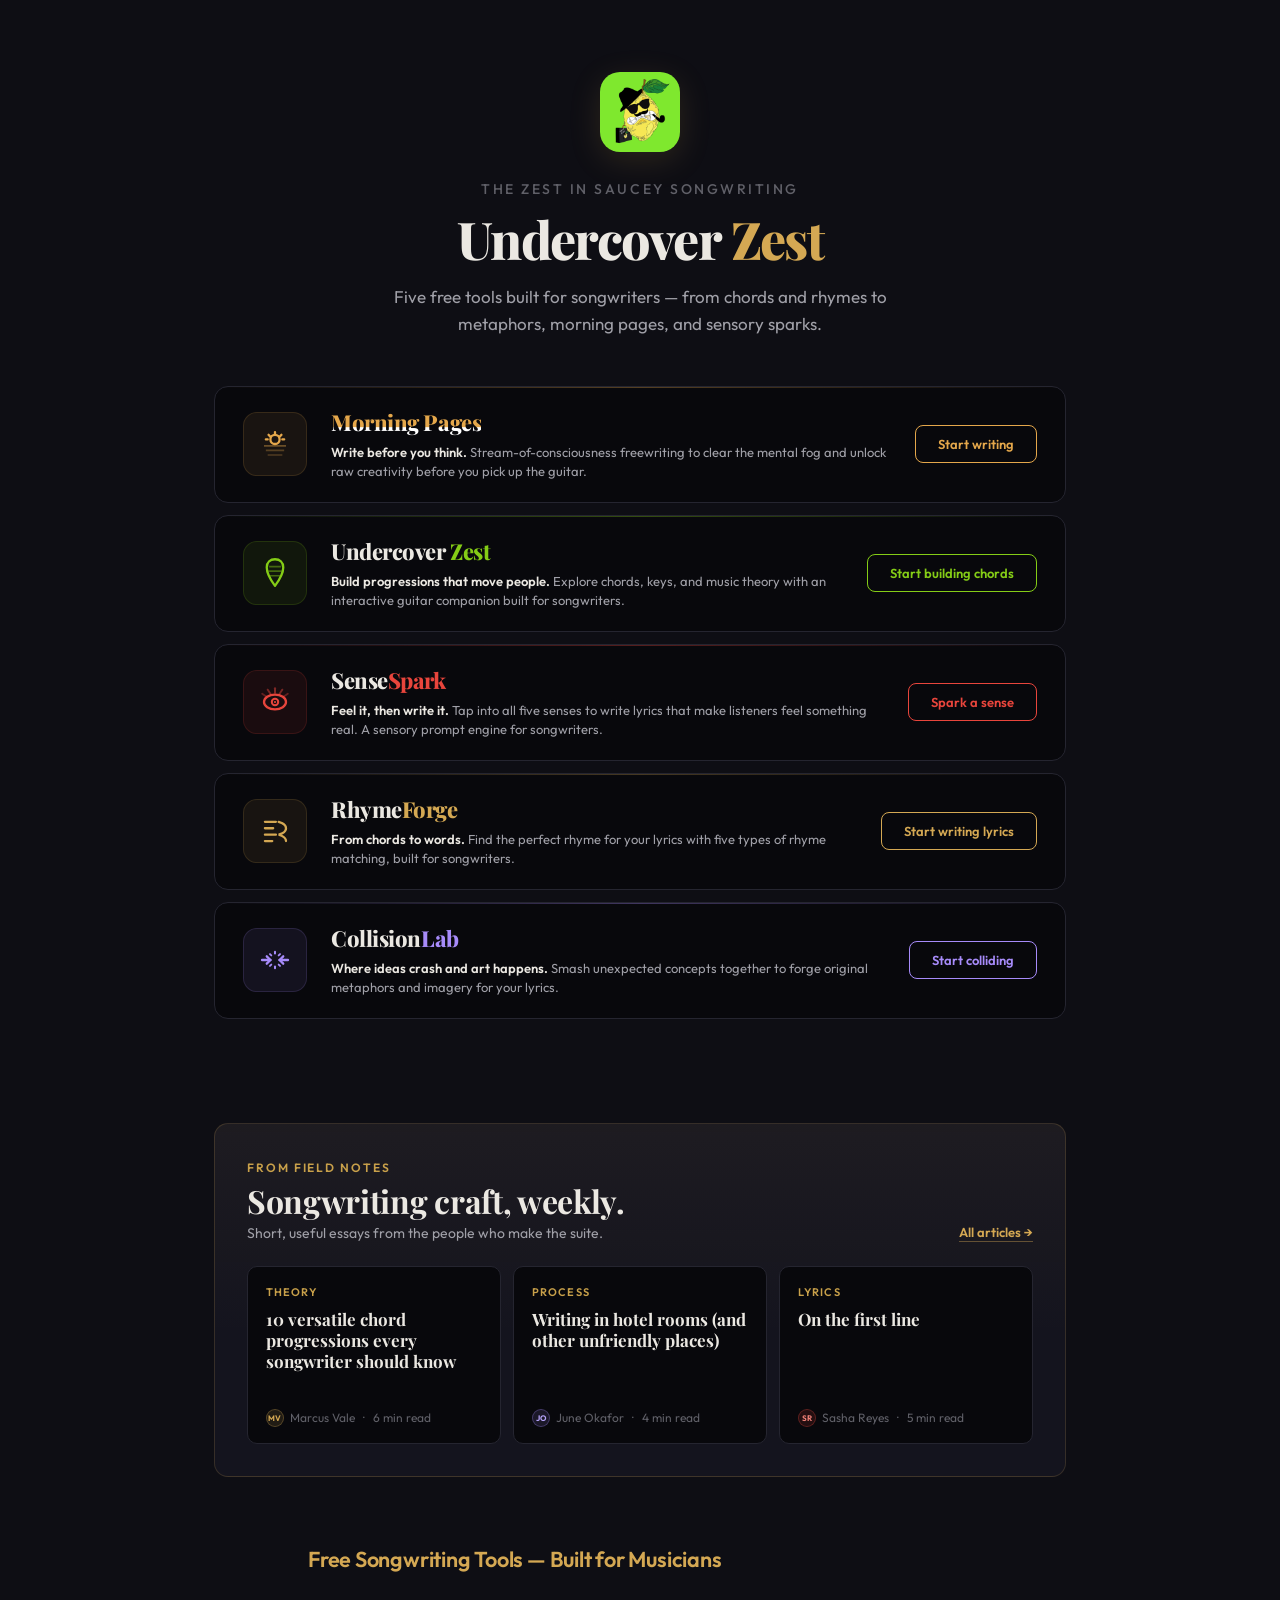
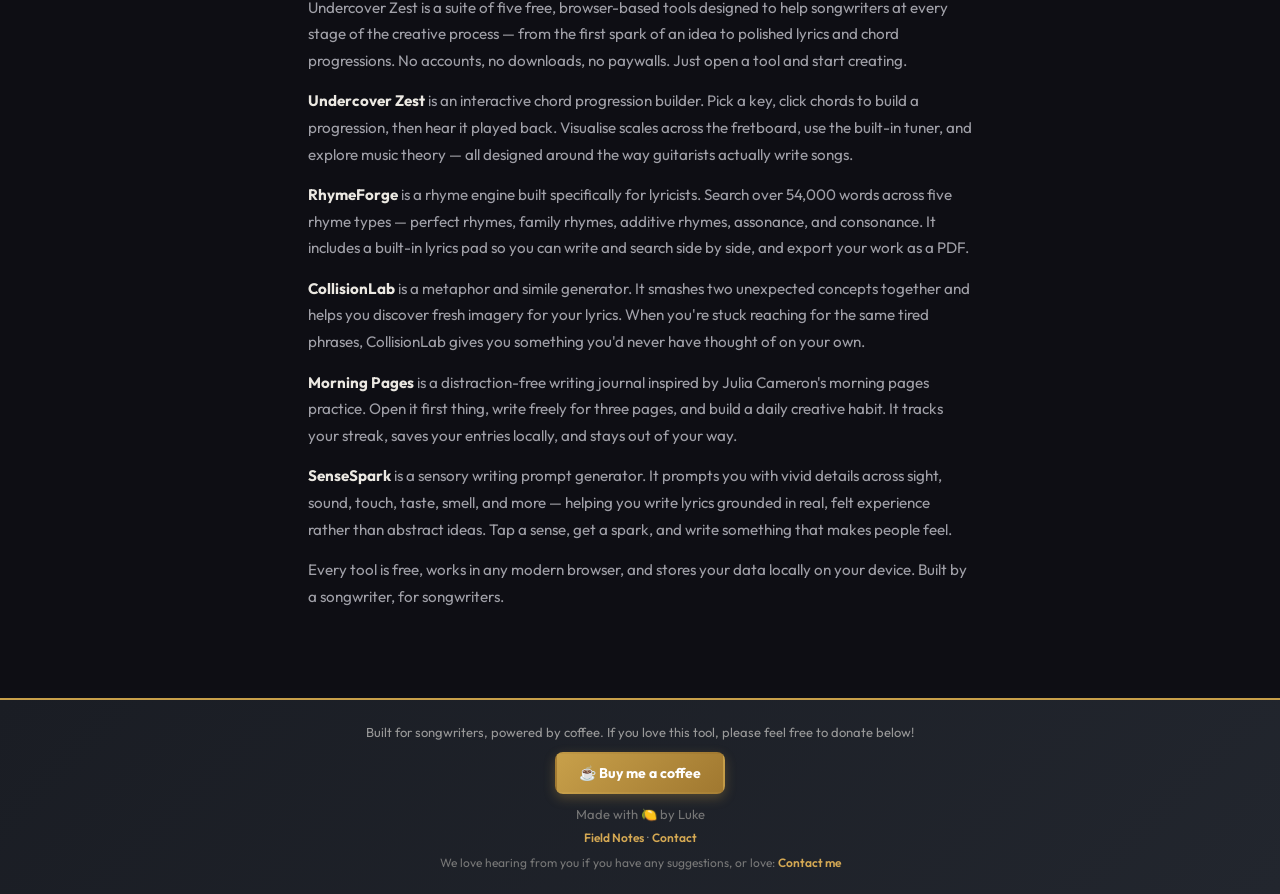
<file: homepage/index.html>
<!DOCTYPE html>
<html lang="en">
<head>
<meta charset="UTF-8">
<meta name="viewport" content="width=device-width, initial-scale=1.0">
<meta name="description" content="Undercover Zest — A suite of free songwriting tools. Chord progressions, rhyme finding, metaphor building, morning pages, and sensory writing.">
<meta property="og:title" content="Undercover Zest — Songwriting Tools">
<meta property="og:description" content="Five free tools built for songwriters — from chords and rhymes to metaphors, morning pages, and sensory sparks.">
<meta property="og:type" content="website">
<meta property="og:url" content="https://undercoverzest.app">
<meta property="og:image" content="https://undercoverzest.app/lemon-logo.png">
<meta name="twitter:card" content="summary">
<meta name="twitter:title" content="Undercover Zest — Free Songwriting Tools">
<meta name="twitter:description" content="Five free tools built for songwriters — from chords and rhymes to metaphors, morning pages, and sensory sparks.">
<meta name="keywords" content="free songwriting tools, chord progression builder, rhyme finder, metaphor generator, morning pages, sensory writing prompts, songwriter tools">
<link rel="canonical" href="https://undercoverzest.app/homepage/">
<meta name="theme-color" content="#c8a04a">
<link rel="icon" href="data:image/svg+xml,<svg xmlns='http://www.w3.org/2000/svg' viewBox='0 0 100 100'><text y='.9em' font-size='90'>🍋</text></svg>">
<title>Undercover Zest — Songwriting Tools</title>
<link href="https://fonts.googleapis.com/css2?family=Outfit:wght@300;400;500;600;700;800;900&family=Playfair+Display:wght@600;700;800&family=JetBrains+Mono:wght@400;500&display=swap" rel="stylesheet">
<style>
*, *::before, *::after { box-sizing: border-box; margin: 0; padding: 0; }

:root {
  --bg: #0e0e14;
  --lab-bg: #0e0e14;
  --surface: #14141e;
  --surface-2: #1a1a28;
  --border: #252530;
  --border-light: #2e2e3a;
  --text: #ebe8e2;
  --text-dim: #a0a0a8;
  --text-faint: #606068;
  --gold: #d4a853;
  --gold-dim: #c8a04a;
}

html { scroll-behavior: smooth; }

body {
  background: var(--bg);
  color: var(--text);
  font-family: 'Outfit', -apple-system, BlinkMacSystemFont, sans-serif;
  min-height: 100vh;
  -webkit-font-smoothing: antialiased;
}

/* ══════════════════════════════════════════════════
   HERO
   ══════════════════════════════════════════════════ */
.hero {
  text-align: center;
  padding: 72px 24px 48px;
  max-width: 720px;
  margin: 0 auto;
}
.hero-logo {
  width: 80px;
  height: 80px;
  border-radius: 20px;
  object-fit: cover;
  box-shadow: 0 8px 32px rgba(212,168,83,0.15);
  margin-bottom: 24px;
}
.hero-logo-fallback {
  font-size: 64px;
  margin-bottom: 24px;
  display: none;
}
.hero h1 {
  font-family: 'Playfair Display', Georgia, serif;
  font-size: clamp(36px, 6vw, 52px);
  font-weight: 800;
  letter-spacing: -0.03em;
  line-height: 1.1;
  margin-bottom: 16px;
}
.hero h1 span { color: var(--gold); }
.hero .tagline {
  font-size: 14px;
  text-transform: uppercase;
  letter-spacing: 0.18em;
  color: var(--text-faint);
  font-weight: 500;
  margin-bottom: 12px;
}
.hero .subtitle {
  font-size: 17px;
  color: var(--text-dim);
  line-height: 1.6;
  max-width: 520px;
  margin: 0 auto;
}

/* ══════════════════════════════════════════════════
   BANNERS — stacked list (desktop), tiles (mobile)
   ══════════════════════════════════════════════════ */
.banners-section {
  max-width: 900px;
  margin: 0 auto 80px;
  padding: 0 24px;
  display: flex;
  flex-direction: column;
  gap: 12px;
}

/* ── Shared banner base (Option 1: Minimal Strip) ── */
.b1 {
  display: flex;
  align-items: center;
  justify-content: space-between;
  gap: 24px;
  width: 100%;
  padding: 20px 28px;
  cursor: pointer;
  text-decoration: none;
  transition: all 0.3s ease;
  position: relative;
  overflow: hidden;
  color: inherit;
  background: #08080c;
  border: 1px solid var(--border);
  border-radius: 14px;
}
.b1::before {
  content: '';
  position: absolute;
  top: 0; left: 0; right: 0;
  height: 1px;
}
.b1:hover { transform: translateY(-1px); }

.b1-icon {
  flex-shrink: 0;
  width: 64px; height: 64px;
  display: flex;
  align-items: center;
  justify-content: center;
  border-radius: 14px;
}
.b1-icon svg { width: 44px; height: 44px; }

.b1-content { flex: 1; min-width: 0; }
.b1-title {
  font-family: 'Playfair Display', Georgia, serif;
  font-size: 22px;
  font-weight: 800;
  color: var(--text);
  letter-spacing: -0.02em;
  margin-bottom: 6px;
}
.b1-body {
  font-size: 13px;
  color: var(--text-dim);
  line-height: 1.5;
}
.b1-body strong { color: var(--text); font-weight: 600; }

.b1-cta {
  flex-shrink: 0;
  padding: 10px 22px;
  background: transparent;
  border-radius: 8px;
  font-size: 13px;
  font-weight: 600;
  font-family: 'Outfit', sans-serif;
  transition: all 0.2s ease;
  white-space: nowrap;
}

/* ── Per-app accent colours ── */

/* Undercover Zest — lime green #84cc16 */
.b1--uz::before { background: linear-gradient(90deg, transparent, rgba(132,204,22,0.35), transparent); }
.b1--uz:hover { box-shadow: 0 8px 32px rgba(0,0,0,0.3); }
.b1--uz .b1-icon { background: rgba(132,204,22,0.08); border: 1px solid rgba(132,204,22,0.15); color: #84cc16; }
.b1--uz .b1-title em { font-style: normal; color: #84cc16; }
.b1--uz .b1-cta { border: 1.5px solid #84cc16; color: #84cc16; }
.b1--uz:hover .b1-cta { background: #84cc16; color: #08080c; }

/* RhymeForge — #d4a853 */
.b1--rf::before { background: linear-gradient(90deg, transparent, rgba(212,168,83,0.3), transparent); }
.b1--rf:hover { box-shadow: 0 8px 32px rgba(0,0,0,0.3); }
.b1--rf .b1-icon { background: rgba(212,168,83,0.08); border: 1px solid rgba(212,168,83,0.15); color: #d4a853; }
.b1--rf .b1-title em { font-style: normal; color: #d4a853; }
.b1--rf .b1-cta { border: 1.5px solid #d4a853; color: #d4a853; }
.b1--rf:hover .b1-cta { background: #d4a853; color: #08080c; }

/* CollisionLab — #a78bfa */
.b1--cl::before { background: linear-gradient(90deg, transparent, rgba(167,139,250,0.35), transparent); }
.b1--cl:hover { box-shadow: 0 8px 32px rgba(0,0,0,0.3); }
.b1--cl .b1-icon { background: rgba(167,139,250,0.08); border: 1px solid rgba(167,139,250,0.15); color: #a78bfa; }
.b1--cl .b1-title em { font-style: normal; color: #a78bfa; }
.b1--cl .b1-cta { border: 1.5px solid #a78bfa; color: #a78bfa; }
.b1--cl:hover .b1-cta { background: #a78bfa; color: #08080c; }

/* Morning Pages — #e4a74b golden amber with split-letter title */
.b1--mp::before { background: linear-gradient(90deg, transparent, rgba(228,167,75,0.35), transparent); }
.b1--mp:hover { box-shadow: 0 8px 32px rgba(0,0,0,0.3); }
.b1--mp .b1-icon { background: rgba(228,167,75,0.08); border: 1px solid rgba(228,167,75,0.15); color: #e4a74b; }
.b1--mp .b1-title {
  background: linear-gradient(180deg, #e4a74b 0%, #e4a74b 65%, #ffffff 69%, #ffffff 100%);
  -webkit-background-clip: text;
  background-clip: text;
  -webkit-text-fill-color: transparent;
  display: inline-block;
}
.b1--mp .b1-cta { border: 1.5px solid #e4a74b; color: #e4a74b; }
.b1--mp:hover .b1-cta { background: #e4a74b; color: #08080c; }

/* SenseSpark — #E8453C */
.b1--ss::before { background: linear-gradient(90deg, transparent, rgba(232,69,60,0.35), transparent); }
.b1--ss:hover { box-shadow: 0 8px 32px rgba(0,0,0,0.3); }
.b1--ss .b1-icon { background: rgba(232,69,60,0.08); border: 1px solid rgba(232,69,60,0.15); color: #E8453C; }
.b1--ss .b1-title em { font-style: normal; color: #E8453C; }
.b1--ss .b1-cta { border: 1.5px solid #E8453C; color: #E8453C; }
.b1--ss:hover .b1-cta { background: #E8453C; color: #fff; }

/* ══════════════════════════════════════════════════
   MOBILE TILES — app card grid
   ══════════════════════════════════════════════════ */
.app-card {
  display: none; /* hidden on desktop — banners are primary */
}

/* Footer CSS now provided by uz-footer.js */

/* ══════════════════════════════════════════════════
   RESPONSIVE — Mobile: hide banners, show tile grid
   ══════════════════════════════════════════════════ */
@media (max-width: 700px) {
  .hero { padding: 48px 20px 36px; }
  .hero h1 { font-size: 32px; }

  /* Hide the full-width banners on mobile */
  .banners-section { display: none; }

  /* Show tile cards on mobile */
  .app-card {
    display: block;
    background: var(--surface);
    border: 1px solid var(--border);
    border-radius: 14px;
    padding: 20px 16px;
    text-decoration: none;
    transition: all 0.3s ease;
    position: relative;
    overflow: hidden;
  }
  .app-card:hover {
    border-color: rgba(212,168,83,0.2);
    transform: translateY(-3px);
    box-shadow: 0 12px 40px rgba(0,0,0,0.3);
  }
  .app-card::after {
    content: '';
    position: absolute;
    top: -1px; left: 50%;
    transform: translateX(-50%);
    width: 0; height: 2px;
    background: var(--app-color, var(--gold));
    transition: width 0.3s ease;
  }
  .app-card:hover::after { width: 60%; }

  .mobile-grid {
    max-width: 900px;
    margin: 0 auto;
    padding: 0 24px 60px;
    display: grid;
    grid-template-columns: 1fr 1fr;
    gap: 12px;
  }

  .app-icon {
    width: 40px; height: 40px;
    border-radius: 10px;
    display: flex;
    align-items: center;
    justify-content: center;
    margin-bottom: 14px;
    color: var(--app-color, var(--gold));
    background: color-mix(in srgb, var(--app-color, var(--gold)) 8%, transparent);
    border: 1px solid color-mix(in srgb, var(--app-color, var(--gold)) 15%, transparent);
  }
  .app-icon svg { width: 22px; height: 22px; }

  .app-card h3 {
    font-family: 'Playfair Display', Georgia, serif;
    font-size: 16px;
    font-weight: 700;
    color: var(--text);
    margin-bottom: 4px;
    letter-spacing: -0.01em;
  }
  .app-card h3 em {
    font-style: normal;
    color: var(--app-color, var(--gold));
  }
  .app-card .app-tagline {
    font-size: 11px;
    color: var(--text-dim);
    line-height: 1.45;
    margin-bottom: 14px;
  }
  .app-card .app-cta {
    font-size: 11px;
    font-weight: 600;
    color: var(--app-color, var(--gold));
    display: flex;
    align-items: center;
    gap: 4px;
  }

  .uz-site-footer { padding: 20px 12px; }
  .uz-donation-btn { padding: 8px 18px; font-size: 13px; }
}
@media (max-width: 480px) {
  .uz-site-footer { padding: 16px 8px; margin-top: 30px; }
  .uz-donation-btn { padding: 8px 14px; font-size: 12px; }
}

/* ════════════════════════════════
   FROM FIELD NOTES — blog section
   ════════════════════════════════ */
.hp-blog-wrap { max-width: 900px; margin: 0 auto; padding: 24px 24px 0; }
.hp-blog {
  padding: 36px 32px 32px;
  background: linear-gradient(180deg, rgba(212,168,83,0.05) 0%, transparent 60%), var(--surface);
  border: 1px solid rgba(212,168,83,0.18);
  border-radius: 14px;
}
.hp-blog-header {
  display: flex; align-items: flex-end; justify-content: space-between;
  gap: 18px; flex-wrap: wrap; margin-bottom: 24px;
}
.hp-blog-eyebrow {
  font-size: 12px; font-weight: 600; letter-spacing: 0.16em;
  text-transform: uppercase; color: var(--gold-dim); margin-bottom: 8px;
}
.hp-blog-title {
  font-family: 'Playfair Display', Georgia, serif;
  font-size: clamp(24px, 3vw, 32px); font-weight: 700;
  color: var(--text); line-height: 1.1; letter-spacing: -0.01em;
}
.hp-blog-sub { font-size: 14px; color: var(--text-dim); margin-top: 6px; max-width: 480px; }
.hp-blog-all {
  font-size: 13px; font-weight: 600; color: var(--gold);
  text-decoration: none; border-bottom: 1px solid rgba(212,168,83,0.4);
  padding-bottom: 1px; white-space: nowrap;
}
.hp-blog-all:hover { border-bottom-color: var(--gold); }
.hp-blog-grid { display: grid; grid-template-columns: 1fr 1fr 1fr; gap: 12px; }
.hp-post {
  display: flex; flex-direction: column;
  padding: 18px 18px 16px;
  background: #08080c;
  border: 1px solid var(--border);
  border-radius: 10px;
  text-decoration: none; color: inherit;
  transition: transform 0.2s ease, border-color 0.2s ease;
  min-height: 178px;
}
.hp-post:hover { border-color: rgba(212,168,83,0.35); transform: translateY(-2px); }
.hp-post-cat {
  font-size: 11px; font-weight: 600; letter-spacing: 0.1em;
  text-transform: uppercase; color: var(--gold-dim); margin-bottom: 10px;
}
.hp-post-title {
  font-family: 'Playfair Display', Georgia, serif;
  font-weight: 700; font-size: 17px; color: var(--text);
  line-height: 1.25; flex: 1;
}
.hp-post-meta {
  font-size: 12px; color: var(--text-faint);
  margin-top: 14px; display: flex; align-items: center; gap: 8px;
}
.hp-post-author { display: inline-flex; align-items: center; gap: 6px; }
.hp-mini-avatar {
  display: inline-flex; align-items: center; justify-content: center;
  width: 18px; height: 18px; font-size: 8px; font-weight: 700;
  letter-spacing: 0.02em; border-radius: 50%;
  background: rgba(212,168,83,0.12); border: 1px solid rgba(212,168,83,0.3);
  color: var(--gold);
}
.hp-mini-avatar.jo { background: rgba(167,139,250,0.12); color: #b8a5fc; border-color: rgba(167,139,250,0.3); }
.hp-mini-avatar.sr { background: rgba(232,69,60,0.12); color: #f08077; border-color: rgba(232,69,60,0.3); }
@media (max-width: 700px) {
  .hp-blog-wrap { padding: 16px 20px 0; }
  .hp-blog { padding: 24px 18px; }
  .hp-blog-grid { grid-template-columns: 1fr; }
  .hp-post { min-height: 0; }
}
</style>
</head>
<body>

<!-- ═══════════════════════════════════════════════════════════════
     HERO
     ═══════════════════════════════════════════════════════════════ -->
<div class="hero">
  <img src="lemon-logo.png" alt="Undercover Zest" class="hero-logo"
       onerror="this.style.display='none';this.nextElementSibling.style.display='block'">
  <div class="hero-logo-fallback">🍋</div>
  <div class="tagline">The zest in saucey songwriting</div>
  <h1>Undercover <span>Zest</span></h1>
  <p class="subtitle">Five free tools built for songwriters — from chords and rhymes to metaphors, morning pages, and sensory sparks.</p>
</div>

<!-- ═══════════════════════════════════════════════════════════════
     BANNERS — all 5 stacked (desktop only, hidden on mobile)
     ═══════════════════════════════════════════════════════════════ -->
<div class="banners-section">

  <!-- Morning Pages -->
  <a href="/morningpages/" class="b1 b1--mp">
    <div class="b1-icon">
      <svg viewBox="0 0 48 48" fill="none"><circle cx="24" cy="19" r="5" stroke="currentColor" stroke-width="2.5" fill="none"/><path d="M24 11 V13" stroke="currentColor" stroke-width="2.5" stroke-linecap="round"/><path d="M17 14 L18.5 15.5" stroke="currentColor" stroke-width="2.5" stroke-linecap="round"/><path d="M31 14 L29.5 15.5" stroke="currentColor" stroke-width="2.5" stroke-linecap="round"/><path d="M14 19 H16" stroke="currentColor" stroke-width="2.5" stroke-linecap="round"/><path d="M32 19 H34" stroke="currentColor" stroke-width="2.5" stroke-linecap="round"/><line x1="12" y1="26" x2="36" y2="26" stroke="currentColor" stroke-width="2" opacity="0.4"/><line x1="14" y1="31" x2="34" y2="31" stroke="currentColor" stroke-width="2" opacity="0.3"/><line x1="16" y1="36" x2="32" y2="36" stroke="currentColor" stroke-width="2" opacity="0.2"/></svg>
    </div>
    <div class="b1-content">
      <div class="b1-title">Morning Pages</div>
      <div class="b1-body"><strong>Write before you think.</strong> Stream-of-consciousness freewriting to clear the mental fog and unlock raw creativity before you pick up the guitar.</div>
    </div>
    <div class="b1-cta">Start writing</div>
  </a>

  <!-- Undercover Zest -->
  <a href="/" class="b1 b1--uz">
    <div class="b1-icon">
      <svg viewBox="0 0 48 48" fill="none"><path d="M24 38 C24 38 15 26 15 18 C15 12 19 9 24 9 C29 9 33 12 33 18 C33 26 24 38 24 38Z" stroke="currentColor" stroke-width="2.5" fill="none" stroke-linejoin="round"/><line x1="17.5" y1="17" x2="30.5" y2="17" stroke="currentColor" stroke-width="1.8" opacity="0.45"/><line x1="16.5" y1="22" x2="31.5" y2="22" stroke="currentColor" stroke-width="1.8" opacity="0.45"/><line x1="18.5" y1="27" x2="29.5" y2="27" stroke="currentColor" stroke-width="1.8" opacity="0.45"/></svg>
    </div>
    <div class="b1-content">
      <div class="b1-title">Undercover <em>Zest</em></div>
      <div class="b1-body"><strong>Build progressions that move people.</strong> Explore chords, keys, and music theory with an interactive guitar companion built for songwriters.</div>
    </div>
    <div class="b1-cta">Start building chords</div>
  </a>

  <!-- SenseSpark -->
  <a href="/sensespark/" class="b1 b1--ss">
    <div class="b1-icon">
      <svg viewBox="0 0 48 48" fill="none"><ellipse cx="24" cy="24" rx="12" ry="8" stroke="currentColor" stroke-width="2.5" fill="none"/><circle cx="24" cy="24" r="3.5" stroke="currentColor" stroke-width="2.2" fill="none"/><circle cx="24" cy="24" r="1.2" fill="currentColor"/><path d="M24 14 L24 9" stroke="currentColor" stroke-width="2.2" stroke-linecap="round" opacity="0.5"/><path d="M19 15 L16 10.5" stroke="currentColor" stroke-width="2" stroke-linecap="round" opacity="0.45"/><path d="M29 15 L32 10.5" stroke="currentColor" stroke-width="2" stroke-linecap="round" opacity="0.45"/><path d="M14.5 18 L10 15" stroke="currentColor" stroke-width="2" stroke-linecap="round" opacity="0.35"/><path d="M33.5 18 L38 15" stroke="currentColor" stroke-width="2" stroke-linecap="round" opacity="0.35"/></svg>
    </div>
    <div class="b1-content">
      <div class="b1-title">Sense<em>Spark</em></div>
      <div class="b1-body"><strong>Feel it, then write it.</strong> Tap into all five senses to write lyrics that make listeners feel something real. A sensory prompt engine for songwriters.</div>
    </div>
    <div class="b1-cta">Spark a sense</div>
  </a>

  <!-- RhymeForge -->
  <a href="/rhymeforge/" class="b1 b1--rf">
    <div class="b1-icon">
      <svg viewBox="0 0 48 48" fill="none"><path d="M13 14h12M13 21h9M13 28h12M13 35h8" stroke="currentColor" stroke-width="2.5" stroke-linecap="round"/><path d="M28 14 C28 14 36 16 36 21 C36 26 28 28 28 28 C28 28 36 30 36 35" stroke="currentColor" stroke-width="2.5" fill="none" stroke-linecap="round"/></svg>
    </div>
    <div class="b1-content">
      <div class="b1-title">Rhyme<em>Forge</em></div>
      <div class="b1-body"><strong>From chords to words.</strong> Find the perfect rhyme for your lyrics with five types of rhyme matching, built for songwriters.</div>
    </div>
    <div class="b1-cta">Start writing lyrics</div>
  </a>

  <!-- CollisionLab -->
  <a href="/collisionlab/" class="b1 b1--cl">
    <div class="b1-icon">
      <svg viewBox="0 0 48 48" fill="none"><path d="M10 24 L19 24" stroke="currentColor" stroke-width="2.8" stroke-linecap="round"/><path d="M15 20 L19 24 L15 28" stroke="currentColor" stroke-width="2.5" fill="none" stroke-linecap="round" stroke-linejoin="round"/><path d="M38 24 L29 24" stroke="currentColor" stroke-width="2.8" stroke-linecap="round"/><path d="M33 20 L29 24 L33 28" stroke="currentColor" stroke-width="2.5" fill="none" stroke-linecap="round" stroke-linejoin="round"/><path d="M24 17 V15" stroke="currentColor" stroke-width="2.2" stroke-linecap="round"/><path d="M24 33 V31" stroke="currentColor" stroke-width="2.2" stroke-linecap="round"/><path d="M20 19 L18.5 17.5" stroke="currentColor" stroke-width="2" stroke-linecap="round"/><path d="M28 29 L29.5 30.5" stroke="currentColor" stroke-width="2" stroke-linecap="round"/><path d="M28 19 L29.5 17.5" stroke="currentColor" stroke-width="2" stroke-linecap="round"/><path d="M20 29 L18.5 30.5" stroke="currentColor" stroke-width="2" stroke-linecap="round"/></svg>
    </div>
    <div class="b1-content">
      <div class="b1-title">Collision<em>Lab</em></div>
      <div class="b1-body"><strong>Where ideas crash and art happens.</strong> Smash unexpected concepts together to forge original metaphors and imagery for your lyrics.</div>
    </div>
    <div class="b1-cta">Start colliding</div>
  </a>

</div>

<!-- ═══════════════════════════════════════════════════════════════
     MOBILE TILE GRID (hidden on desktop, visible on mobile)
     ═══════════════════════════════════════════════════════════════ -->
<div class="mobile-grid">

  <a href="/morningpages/" class="app-card" style="--app-color: #e4a74b">
    <div class="app-icon">
      <svg viewBox="0 0 48 48" fill="none"><circle cx="24" cy="19" r="5" stroke="currentColor" stroke-width="2.5" fill="none"/><path d="M24 11 V13" stroke="currentColor" stroke-width="2.5" stroke-linecap="round"/><path d="M17 14 L18.5 15.5" stroke="currentColor" stroke-width="2.5" stroke-linecap="round"/><path d="M31 14 L29.5 15.5" stroke="currentColor" stroke-width="2.5" stroke-linecap="round"/><path d="M14 19 H16" stroke="currentColor" stroke-width="2.5" stroke-linecap="round"/><path d="M32 19 H34" stroke="currentColor" stroke-width="2.5" stroke-linecap="round"/><line x1="12" y1="26" x2="36" y2="26" stroke="currentColor" stroke-width="2" opacity="0.4"/><line x1="14" y1="31" x2="34" y2="31" stroke="currentColor" stroke-width="2" opacity="0.3"/><line x1="16" y1="36" x2="32" y2="36" stroke="currentColor" stroke-width="2" opacity="0.2"/></svg>
    </div>
    <h3>Morning Pages</h3>
    <p class="app-tagline">Stream-of-consciousness writing to clear the mental fog and unlock creativity before you start writing songs.</p>
    <div class="app-cta">Start writing <span>&rarr;</span></div>
  </a>

  <a href="/" class="app-card" style="--app-color: #84cc16">
    <div class="app-icon">
      <svg viewBox="0 0 48 48" fill="none"><path d="M24 38 C24 38 15 26 15 18 C15 12 19 9 24 9 C29 9 33 12 33 18 C33 26 24 38 24 38Z" stroke="currentColor" stroke-width="2.5" fill="none" stroke-linejoin="round"/><line x1="17.5" y1="17" x2="30.5" y2="17" stroke="currentColor" stroke-width="1.8" opacity="0.45"/><line x1="16.5" y1="22" x2="31.5" y2="22" stroke="currentColor" stroke-width="1.8" opacity="0.45"/><line x1="18.5" y1="27" x2="29.5" y2="27" stroke="currentColor" stroke-width="1.8" opacity="0.45"/></svg>
    </div>
    <h3>Undercover <em>Zest</em></h3>
    <p class="app-tagline">Build chord progressions, find keys, and master music theory — the guitar songwriting companion.</p>
    <div class="app-cta">Start building chords <span>&rarr;</span></div>
  </a>

  <a href="/sensespark/" class="app-card" style="--app-color: #E8453C">
    <div class="app-icon">
      <svg viewBox="0 0 48 48" fill="none"><ellipse cx="24" cy="24" rx="12" ry="8" stroke="currentColor" stroke-width="2.5" fill="none"/><circle cx="24" cy="24" r="3.5" stroke="currentColor" stroke-width="2.2" fill="none"/><circle cx="24" cy="24" r="1.2" fill="currentColor"/><path d="M24 14 L24 9" stroke="currentColor" stroke-width="2.2" stroke-linecap="round" opacity="0.5"/><path d="M19 15 L16 10.5" stroke="currentColor" stroke-width="2" stroke-linecap="round" opacity="0.45"/><path d="M29 15 L32 10.5" stroke="currentColor" stroke-width="2" stroke-linecap="round" opacity="0.45"/><path d="M14.5 18 L10 15" stroke="currentColor" stroke-width="2" stroke-linecap="round" opacity="0.35"/><path d="M33.5 18 L38 15" stroke="currentColor" stroke-width="2" stroke-linecap="round" opacity="0.35"/></svg>
    </div>
    <h3>Sense<em>Spark</em></h3>
    <p class="app-tagline">Tap into all five senses to write lyrics that make listeners feel something real.</p>
    <div class="app-cta">Spark a sense <span>&rarr;</span></div>
  </a>

  <a href="/rhymeforge/" class="app-card" style="--app-color: #d4a853">
    <div class="app-icon">
      <svg viewBox="0 0 48 48" fill="none"><path d="M13 14h12M13 21h9M13 28h12M13 35h8" stroke="currentColor" stroke-width="2.5" stroke-linecap="round"/><path d="M28 14 C28 14 36 16 36 21 C36 26 28 28 28 28 C28 28 36 30 36 35" stroke="currentColor" stroke-width="2.5" fill="none" stroke-linecap="round"/></svg>
    </div>
    <h3>Rhyme<em>Forge</em></h3>
    <p class="app-tagline">Five types of rhyme matching — perfect, family, additive, assonance, and consonance — built for songwriters.</p>
    <div class="app-cta">Start rhyming <span>&rarr;</span></div>
  </a>

  <a href="/collisionlab/" class="app-card" style="--app-color: #a78bfa">
    <div class="app-icon">
      <svg viewBox="0 0 48 48" fill="none"><path d="M10 24 L19 24" stroke="currentColor" stroke-width="2.8" stroke-linecap="round"/><path d="M15 20 L19 24 L15 28" stroke="currentColor" stroke-width="2.5" fill="none" stroke-linecap="round" stroke-linejoin="round"/><path d="M38 24 L29 24" stroke="currentColor" stroke-width="2.8" stroke-linecap="round"/><path d="M33 20 L29 24 L33 28" stroke="currentColor" stroke-width="2.5" fill="none" stroke-linecap="round" stroke-linejoin="round"/><path d="M24 17 V15" stroke="currentColor" stroke-width="2.2" stroke-linecap="round"/><path d="M24 33 V31" stroke="currentColor" stroke-width="2.2" stroke-linecap="round"/><path d="M20 19 L18.5 17.5" stroke="currentColor" stroke-width="2" stroke-linecap="round"/><path d="M28 29 L29.5 30.5" stroke="currentColor" stroke-width="2" stroke-linecap="round"/><path d="M28 19 L29.5 17.5" stroke="currentColor" stroke-width="2" stroke-linecap="round"/><path d="M20 29 L18.5 30.5" stroke="currentColor" stroke-width="2" stroke-linecap="round"/></svg>
    </div>
    <h3>Collision<em>Lab</em></h3>
    <p class="app-tagline">Smash unexpected ideas together to forge fresh metaphors and imagery for your lyrics.</p>
    <div class="app-cta">Start colliding <span>&rarr;</span></div>
  </a>

</div>

<!-- ════════════════════════════════════════════════════════════════
     FROM FIELD NOTES — blog section (Field Notes design, integrated into the live homepage)
     ════════════════════════════════════════════════════════════════ -->
<div class="hp-blog-wrap">
  <section class="hp-blog" aria-label="From the blog">
    <div class="hp-blog-header">
      <div>
        <div class="hp-blog-eyebrow">From Field Notes</div>
        <h2 class="hp-blog-title">Songwriting craft, weekly.</h2>
        <p class="hp-blog-sub">Short, useful essays from the people who make the suite.</p>
      </div>
      <a class="hp-blog-all" href="../blog/">All articles &rarr;</a>
    </div>
    <div class="hp-blog-grid">
      <a class="hp-post" href="../blog/versatile-chord-progressions-for-songwriters/">
        <div class="hp-post-cat">Theory</div>
        <div class="hp-post-title">10 versatile chord progressions every songwriter should know</div>
        <div class="hp-post-meta">
          <span class="hp-post-author"><span class="hp-mini-avatar">MV</span> Marcus Vale</span>
          <span>&middot;</span><span>6 min read</span>
        </div>
      </a>
      <a class="hp-post" href="../blog/writing-in-hotel-rooms/">
        <div class="hp-post-cat">Process</div>
        <div class="hp-post-title">Writing in hotel rooms (and other unfriendly places)</div>
        <div class="hp-post-meta">
          <span class="hp-post-author"><span class="hp-mini-avatar jo">JO</span> June Okafor</span>
          <span>&middot;</span><span>4 min read</span>
        </div>
      </a>
      <a class="hp-post" href="../blog/on-the-first-line/">
        <div class="hp-post-cat">Lyrics</div>
        <div class="hp-post-title">On the first line</div>
        <div class="hp-post-meta">
          <span class="hp-post-author"><span class="hp-mini-avatar sr">SR</span> Sasha Reyes</span>
          <span>&middot;</span><span>5 min read</span>
        </div>
      </a>
    </div>
  </section>
</div>

<!-- ═══════════════════════════════════════════════════════════════
     STATIC SEO CONTENT — crawlable description of the full suite
     ═══════════════════════════════════════════════════════════════ -->
<section class="uz-about" style="max-width:720px;margin:64px auto 0;padding:0 28px 48px;font-family:'Outfit',sans-serif;line-height:1.75;">
  <h2 style="font-size:1.35rem;font-weight:600;color:#d4a853;margin-bottom:16px;letter-spacing:-0.01em;">Free Songwriting Tools — Built for Musicians</h2>
  <p style="font-size:0.95rem;color:#a0a0a8;margin-bottom:14px;">Undercover Zest is a suite of five free, browser-based tools designed to help songwriters at every stage of the creative process — from the first spark of an idea to polished lyrics and chord progressions. No accounts, no downloads, no paywalls. Just open a tool and start creating.</p>

  <p style="font-size:0.95rem;color:#a0a0a8;margin-bottom:14px;"><strong style="color:#ebe8e2;">Undercover Zest</strong> is an interactive chord progression builder. Pick a key, click chords to build a progression, then hear it played back. Visualise scales across the fretboard, use the built-in tuner, and explore music theory — all designed around the way guitarists actually write songs.</p>

  <p style="font-size:0.95rem;color:#a0a0a8;margin-bottom:14px;"><strong style="color:#ebe8e2;">RhymeForge</strong> is a rhyme engine built specifically for lyricists. Search over 54,000 words across five rhyme types — perfect rhymes, family rhymes, additive rhymes, assonance, and consonance. It includes a built-in lyrics pad so you can write and search side by side, and export your work as a PDF.</p>

  <p style="font-size:0.95rem;color:#a0a0a8;margin-bottom:14px;"><strong style="color:#ebe8e2;">CollisionLab</strong> is a metaphor and simile generator. It smashes two unexpected concepts together and helps you discover fresh imagery for your lyrics. When you're stuck reaching for the same tired phrases, CollisionLab gives you something you'd never have thought of on your own.</p>

  <p style="font-size:0.95rem;color:#a0a0a8;margin-bottom:14px;"><strong style="color:#ebe8e2;">Morning Pages</strong> is a distraction-free writing journal inspired by Julia Cameron's morning pages practice. Open it first thing, write freely for three pages, and build a daily creative habit. It tracks your streak, saves your entries locally, and stays out of your way.</p>

  <p style="font-size:0.95rem;color:#a0a0a8;margin-bottom:14px;"><strong style="color:#ebe8e2;">SenseSpark</strong> is a sensory writing prompt generator. It prompts you with vivid details across sight, sound, touch, taste, smell, and more — helping you write lyrics grounded in real, felt experience rather than abstract ideas. Tap a sense, get a spark, and write something that makes people feel.</p>

  <p style="font-size:0.95rem;color:#a0a0a8;">Every tool is free, works in any modern browser, and stores your data locally on your device. Built by a songwriter, for songwriters.</p>
</section>

<script src="uz-footer.js"></script>

</body>
</html>
</file>
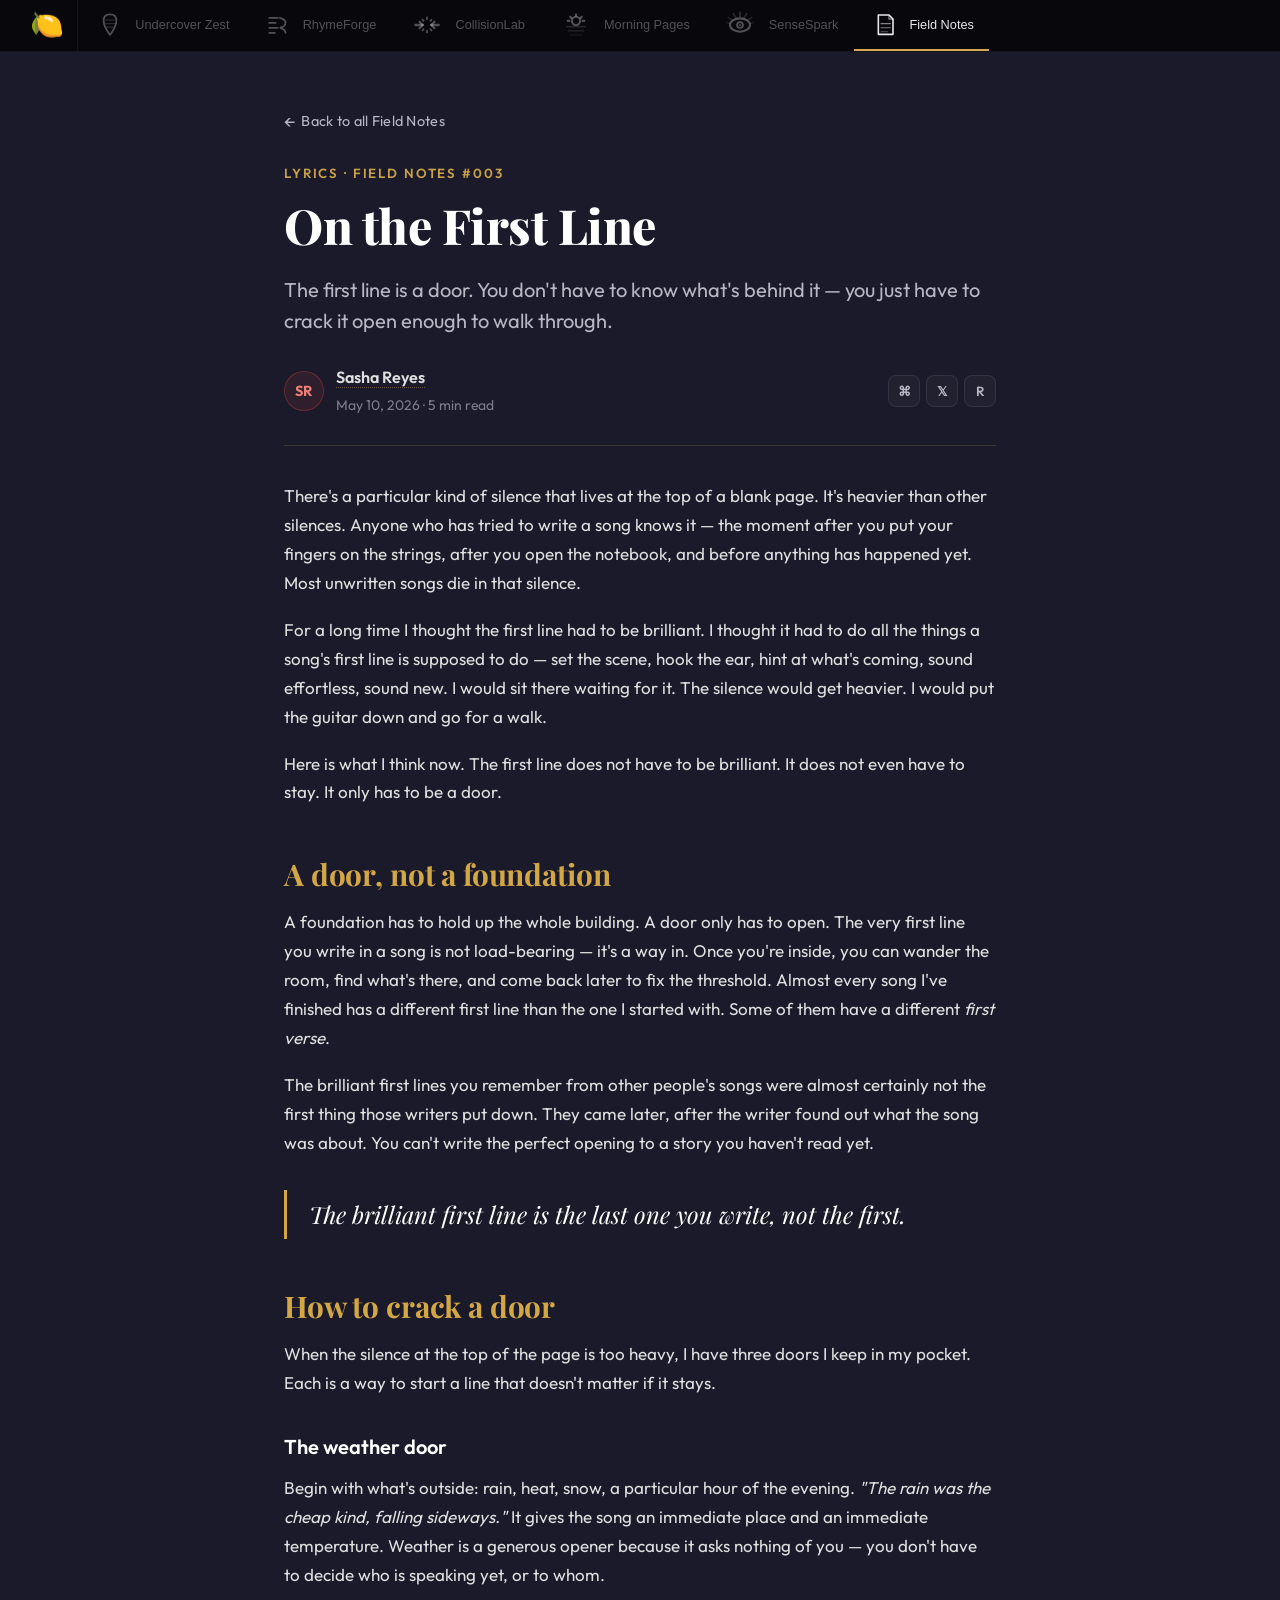
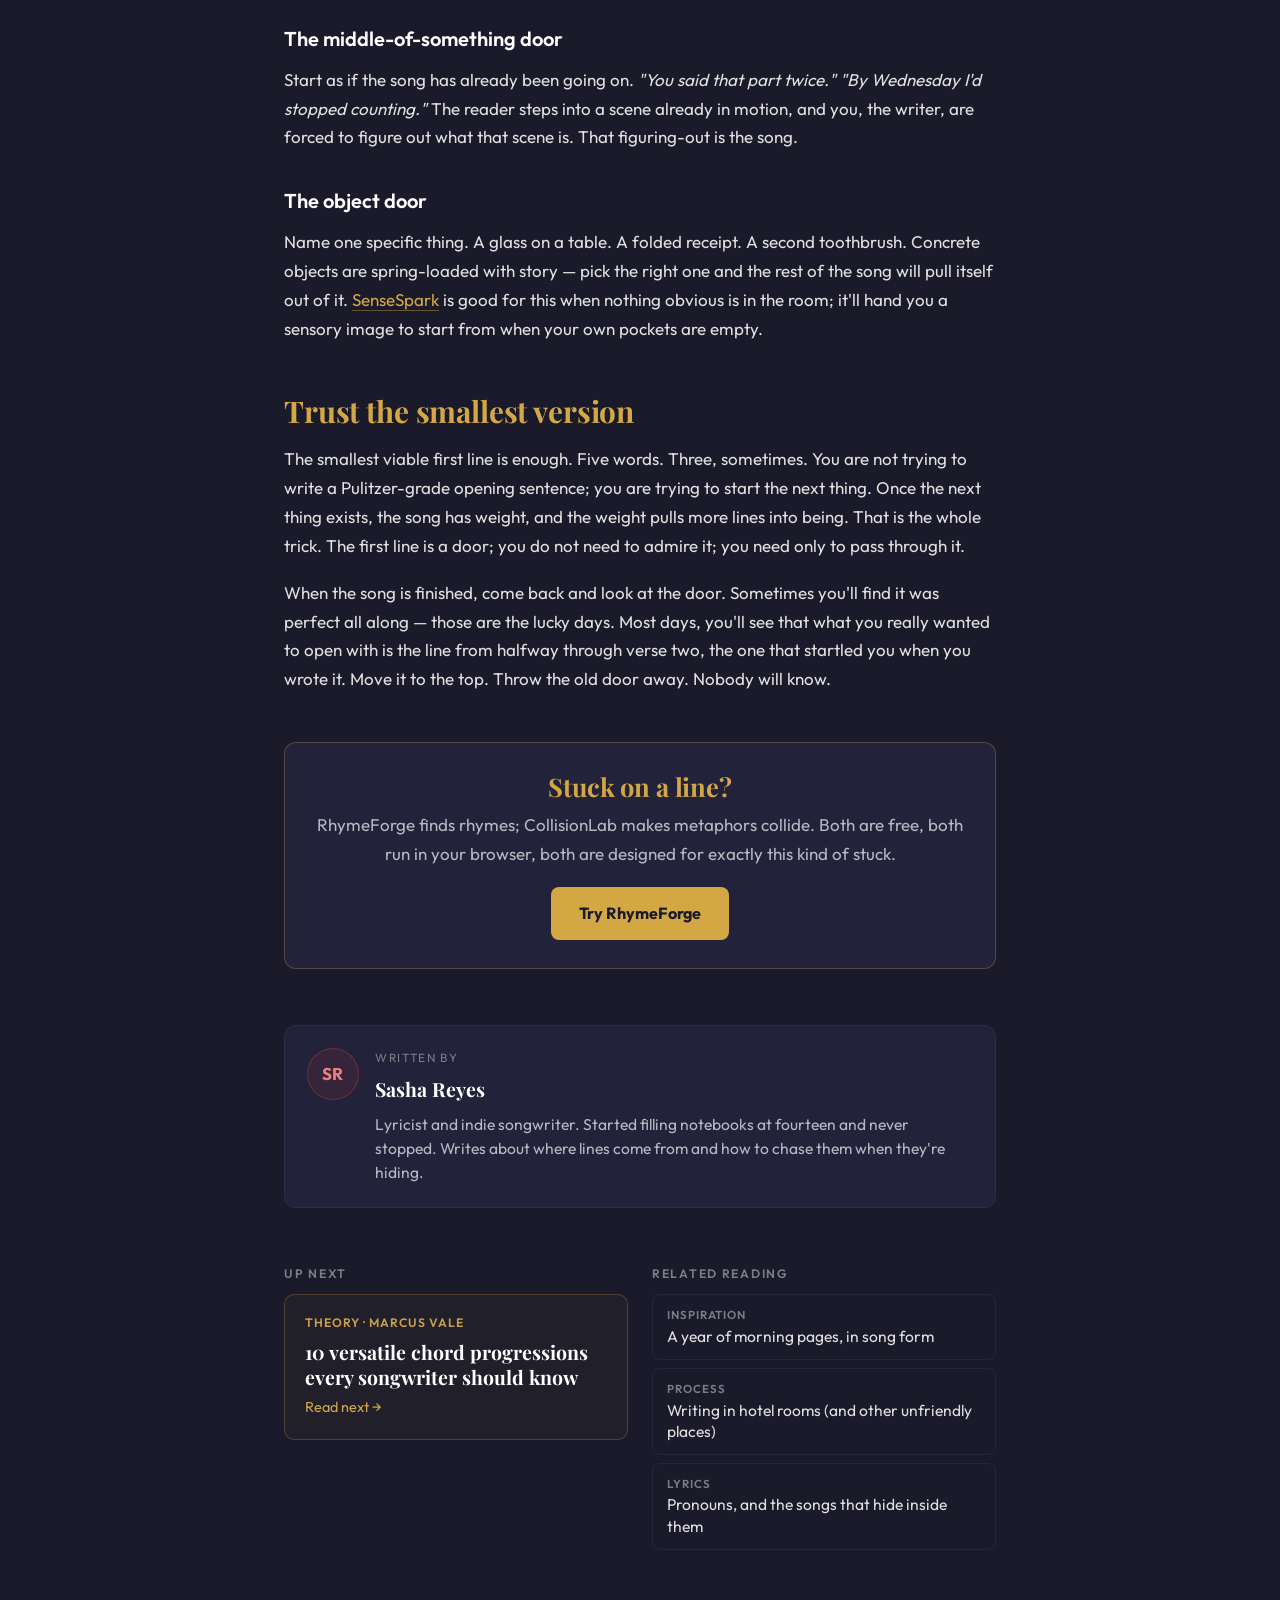
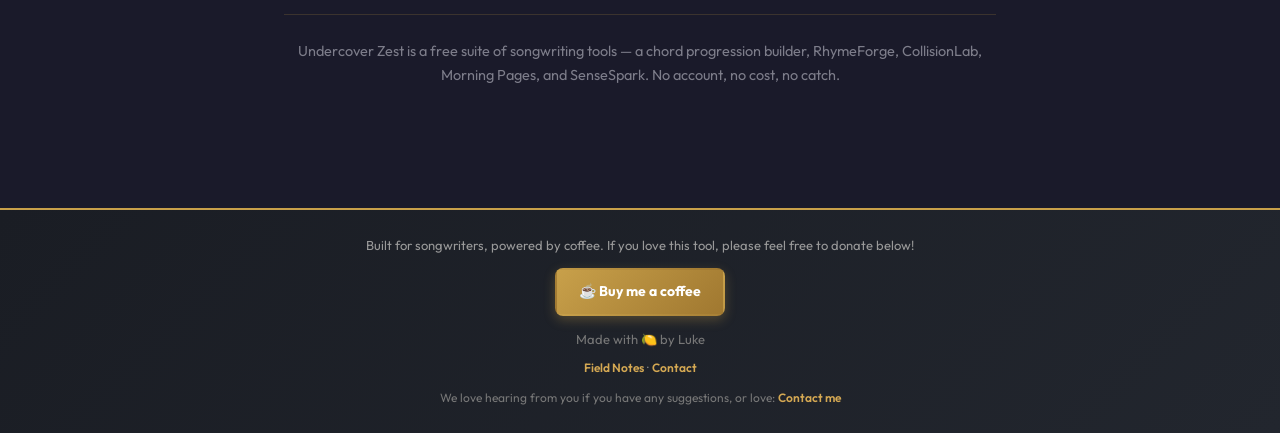
<file: blog/on-the-first-line/index.html>
<!DOCTYPE html>
<html lang="en">
<head>
  <meta charset="UTF-8">
  <meta name="viewport" content="width=device-width, initial-scale=1.0, viewport-fit=cover">
  <title>On the First Line — Field Notes</title>
  <meta name="description" content="The first line of a song is a door. You don't have to know what's behind it — you just have to crack it open enough to walk through. A short essay on starting.">
  <meta name="theme-color" content="#1a1a2a">
  <link rel="canonical" href="https://undercoverzest.app/blog/on-the-first-line/">
  <meta property="og:title" content="On the First Line">
  <meta property="og:description" content="A short essay on the first line of a song — how to find it, how to trust it, and why it doesn't have to be the best one.">
  <meta property="og:type" content="article">
  <meta property="og:url" content="https://undercoverzest.app/blog/on-the-first-line/">
  <meta property="og:image" content="https://undercoverzest.app/lemon-logo.png">
  <meta name="twitter:card" content="summary">
  <meta name="twitter:title" content="On the First Line">
  <meta name="twitter:description" content="The first line of a song is a door. A short essay on starting.">
  <meta name="twitter:image" content="https://undercoverzest.app/lemon-logo.png">
  <link rel="icon" href="data:image/svg+xml,<svg xmlns='http://www.w3.org/2000/svg' viewBox='0 0 100 100'><text y='.9em' font-size='90'>🍋</text></svg>">
  <link href="https://fonts.googleapis.com/css2?family=Outfit:wght@300;400;500;600;700;800&family=Playfair+Display:wght@600;700;800&display=swap" rel="stylesheet">
  <link rel="stylesheet" href="../../blog/blog.css">
  <script type="application/ld+json">
  {
    "@context": "https://schema.org",
    "@type": "Article",
    "headline": "On the First Line",
    "description": "A short essay on writing the opening line of a song.",
    "image": "https://undercoverzest.app/lemon-logo.png",
    "author": { "@type": "Person", "name": "Sasha Reyes", "jobTitle": "Lyricist and indie songwriter", "affiliation": "Undercover Zest" },
    "publisher": {
      "@type": "Organization",
      "name": "Undercover Zest",
      "logo": { "@type": "ImageObject", "url": "https://undercoverzest.app/lemon-logo.png" }
    },
    "datePublished": "2026-05-10",
    "dateModified": "2026-05-10",
    "mainEntityOfPage": {
      "@type": "WebPage",
      "@id": "https://undercoverzest.app/blog/on-the-first-line/"
    }
  }
  </script>
</head>
<body>

  <article class="fn-wrap fn-article">

    <a class="fn-back" href="../../blog/">Back to all Field Notes</a>

    <div class="fn-eyebrow">Lyrics · Field Notes #003</div>

    <h1>On the First Line</h1>

    <p class="fn-lede">
      The first line is a door. You don't have to know what's behind it — you
      just have to crack it open enough to walk through.
    </p>

    <div class="fn-byline">
      <span class="fn-avatar sr" aria-hidden="true">SR</span>
      <div class="fn-author-info">
        <div class="fn-author-name"><a href="#author">Sasha Reyes</a></div>
        <div class="fn-meta">May 10, 2026 · 5 min read</div>
      </div>
      <div class="fn-share" role="group" aria-label="Share this article">
        <a class="fn-share-btn" href="#" title="Copy link" aria-label="Copy link">⌘</a>
        <a class="fn-share-btn" href="https://twitter.com/intent/tweet?url=https://undercoverzest.app/blog/on-the-first-line/" title="Share on X" aria-label="Share on X">𝕏</a>
        <a class="fn-share-btn" href="#" title="Share on Reddit" aria-label="Share on Reddit">R</a>
      </div>
    </div>

    <div class="fn-body">

      <p>
        There's a particular kind of silence that lives at the top of a blank page.
        It's heavier than other silences. Anyone who has tried to write a song
        knows it — the moment after you put your fingers on the strings, after
        you open the notebook, and before anything has happened yet. Most
        unwritten songs die in that silence.
      </p>

      <p>
        For a long time I thought the first line had to be brilliant. I thought
        it had to do all the things a song's first line is supposed to do —
        set the scene, hook the ear, hint at what's coming, sound effortless,
        sound new. I would sit there waiting for it. The silence would get
        heavier. I would put the guitar down and go for a walk.
      </p>

      <p>
        Here is what I think now. The first line does not have to be brilliant.
        It does not even have to stay. It only has to be a door.
      </p>

      <h2>A door, not a foundation</h2>

      <p>
        A foundation has to hold up the whole building. A door only has to open.
        The very first line you write in a song is not load-bearing — it's a way
        in. Once you're inside, you can wander the room, find what's there, and
        come back later to fix the threshold. Almost every song I've finished
        has a different first line than the one I started with. Some of them
        have a different <em>first verse</em>.
      </p>

      <p>
        The brilliant first lines you remember from other people's songs were
        almost certainly not the first thing those writers put down. They came
        later, after the writer found out what the song was about. You can't
        write the perfect opening to a story you haven't read yet.
      </p>

      <p class="fn-pull">
        The brilliant first line is the last one you write, not the first.
      </p>

      <h2>How to crack a door</h2>

      <p>
        When the silence at the top of the page is too heavy, I have three doors
        I keep in my pocket. Each is a way to start a line that doesn't matter
        if it stays.
      </p>

      <h3>The weather door</h3>
      <p>
        Begin with what's outside: rain, heat, snow, a particular hour of the
        evening. <em>"The rain was the cheap kind, falling sideways."</em> It
        gives the song an immediate place and an immediate temperature. Weather
        is a generous opener because it asks nothing of you — you don't have to
        decide who is speaking yet, or to whom.
      </p>

      <h3>The middle-of-something door</h3>
      <p>
        Start as if the song has already been going on. <em>"You said that part
        twice."</em> <em>"By Wednesday I'd stopped counting."</em> The reader
        steps into a scene already in motion, and you, the writer, are forced
        to figure out what that scene is. That figuring-out is the song.
      </p>

      <h3>The object door</h3>
      <p>
        Name one specific thing. A glass on a table. A folded receipt. A second
        toothbrush. Concrete objects are spring-loaded with story — pick the
        right one and the rest of the song will pull itself out of it.
        <a href="../../sensespark/">SenseSpark</a> is good for this when nothing
        obvious is in the room; it'll hand you a sensory image to start from
        when your own pockets are empty.
      </p>

      <h2>Trust the smallest version</h2>

      <p>
        The smallest viable first line is enough. Five words. Three, sometimes.
        You are not trying to write a Pulitzer-grade opening sentence;
        you are trying to start the next thing. Once the next thing exists, the
        song has weight, and the weight pulls more lines into being. That is the
        whole trick. The first line is a door; you do not need to admire it; you
        need only to pass through it.
      </p>

      <p>
        When the song is finished, come back and look at the door. Sometimes
        you'll find it was perfect all along — those are the lucky days.
        Most days, you'll see that what you really wanted to open with is the
        line from halfway through verse two, the one that startled you when you
        wrote it. Move it to the top. Throw the old door away. Nobody will know.
      </p>

      <div class="fn-cta">
        <h2>Stuck on a line?</h2>
        <p>RhymeForge finds rhymes; CollisionLab makes metaphors collide. Both are free, both run in your browser, both are designed for exactly this kind of stuck.</p>
        <a class="fn-cta-btn" href="../../rhymeforge/">Try RhymeForge</a>
      </div>

    </div>

    <aside class="fn-author-card" id="author">
      <span class="fn-avatar sr" aria-hidden="true">SR</span>
      <div class="fn-author-card-body">
        <div class="fn-author-card-eyebrow">Written by</div>
        <div class="fn-author-card-name">Sasha Reyes</div>
        <p class="fn-author-card-bio">
          Lyricist and indie songwriter. Started filling notebooks at fourteen
          and never stopped. Writes about where lines come from and how to
          chase them when they're hiding.
        </p>
      </div>
    </aside>

    <section class="fn-foot" aria-label="Keep reading">
      <div>
        <div class="fn-foot-eyebrow">Up next</div>
        <a class="fn-next-card" href="../../blog/versatile-chord-progressions-for-songwriters/">
          <div class="fn-next-cat">Theory · Marcus Vale</div>
          <div class="fn-next-title">10 versatile chord progressions every songwriter should know</div>
          <span class="fn-next-arrow">Read next →</span>
        </a>
      </div>
      <div>
        <div class="fn-foot-eyebrow">Related reading</div>
        <div class="fn-related">
          <a class="fn-related-link" href="#">
            <span class="fn-related-cat">Inspiration</span>
            A year of morning pages, in song form
          </a>
          <a class="fn-related-link" href="../../blog/writing-in-hotel-rooms/">
            <span class="fn-related-cat">Process</span>
            Writing in hotel rooms (and other unfriendly places)
          </a>
          <a class="fn-related-link" href="#">
            <span class="fn-related-cat">Lyrics</span>
            Pronouns, and the songs that hide inside them
          </a>
        </div>
      </div>
    </section>

    <p class="fn-footer-note">
      Undercover Zest is a free suite of songwriting tools — a chord progression
      builder, RhymeForge, CollisionLab, Morning Pages, and SenseSpark.
      No account, no cost, no catch.
    </p>

  </article>

  <script src="../../uz-nav.js"></script>
  <script src="../../uz-footer.js"></script>
</body>
</html>
</file>
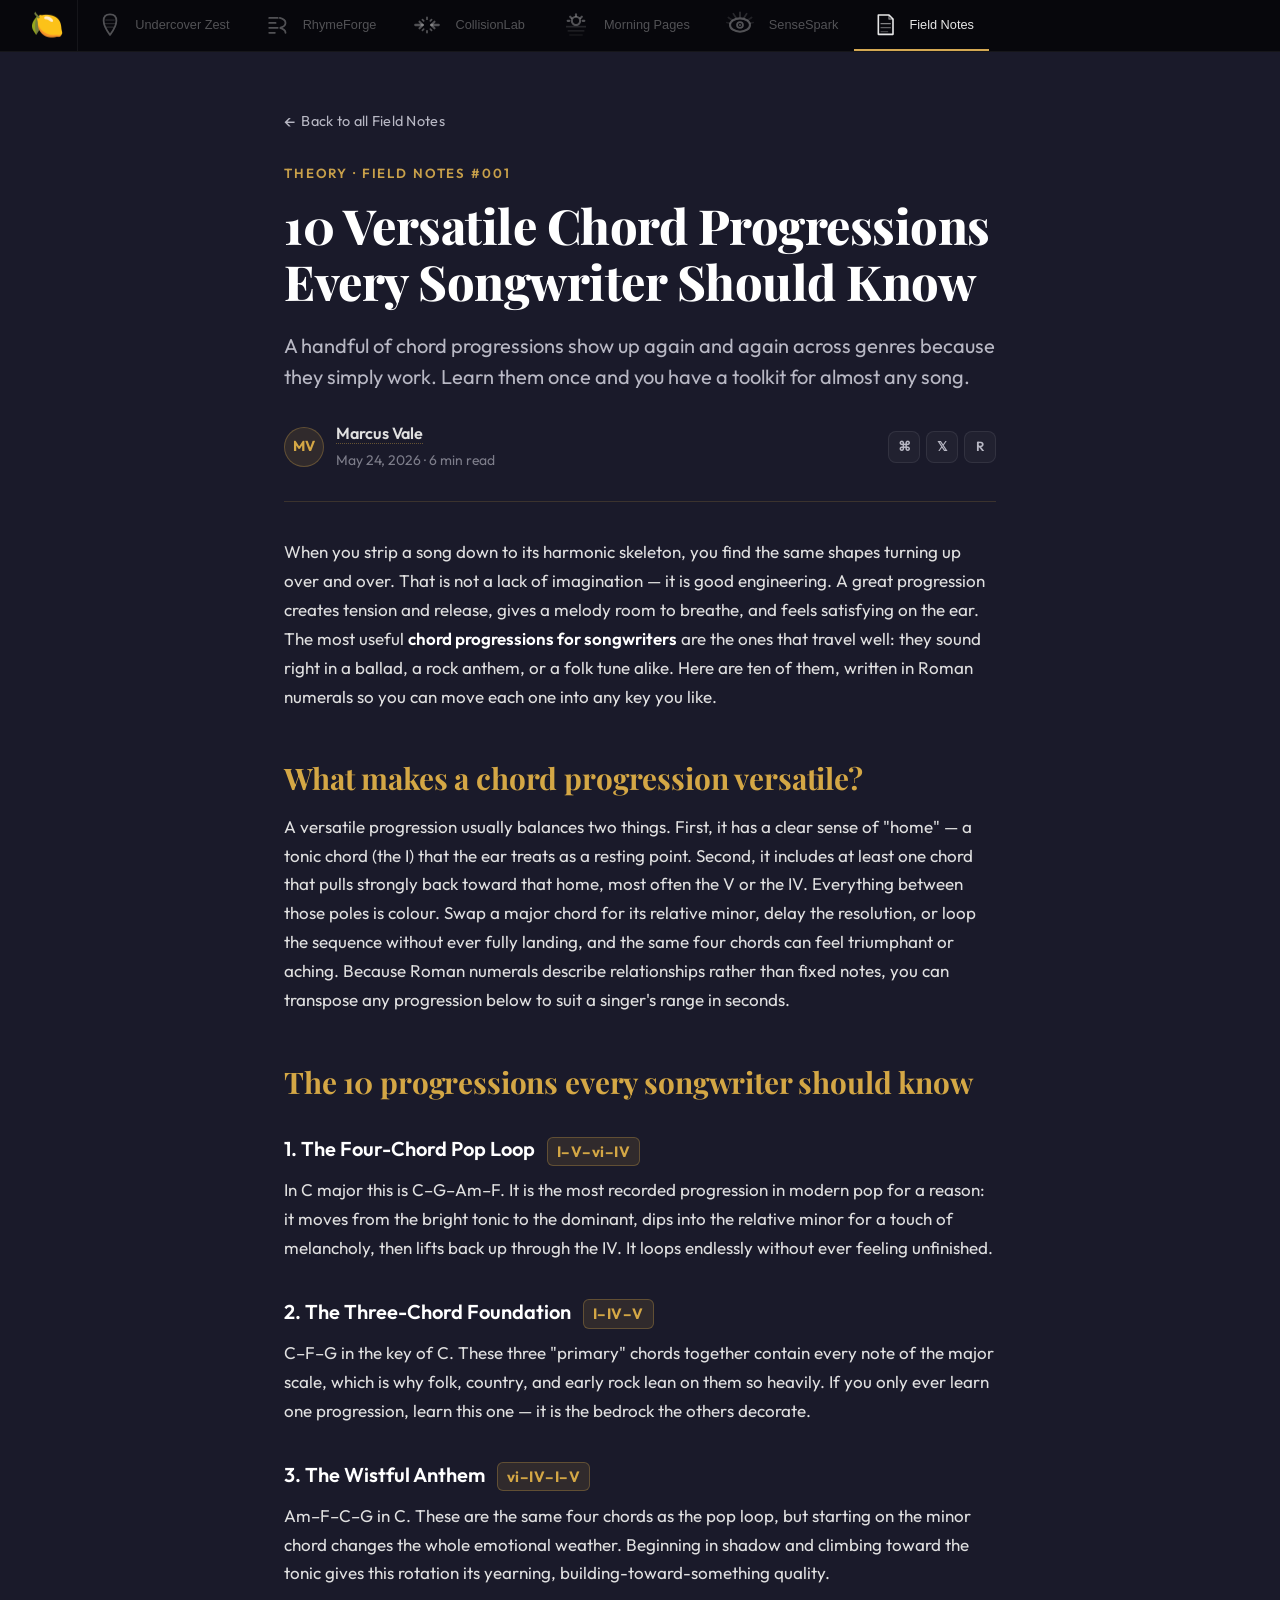
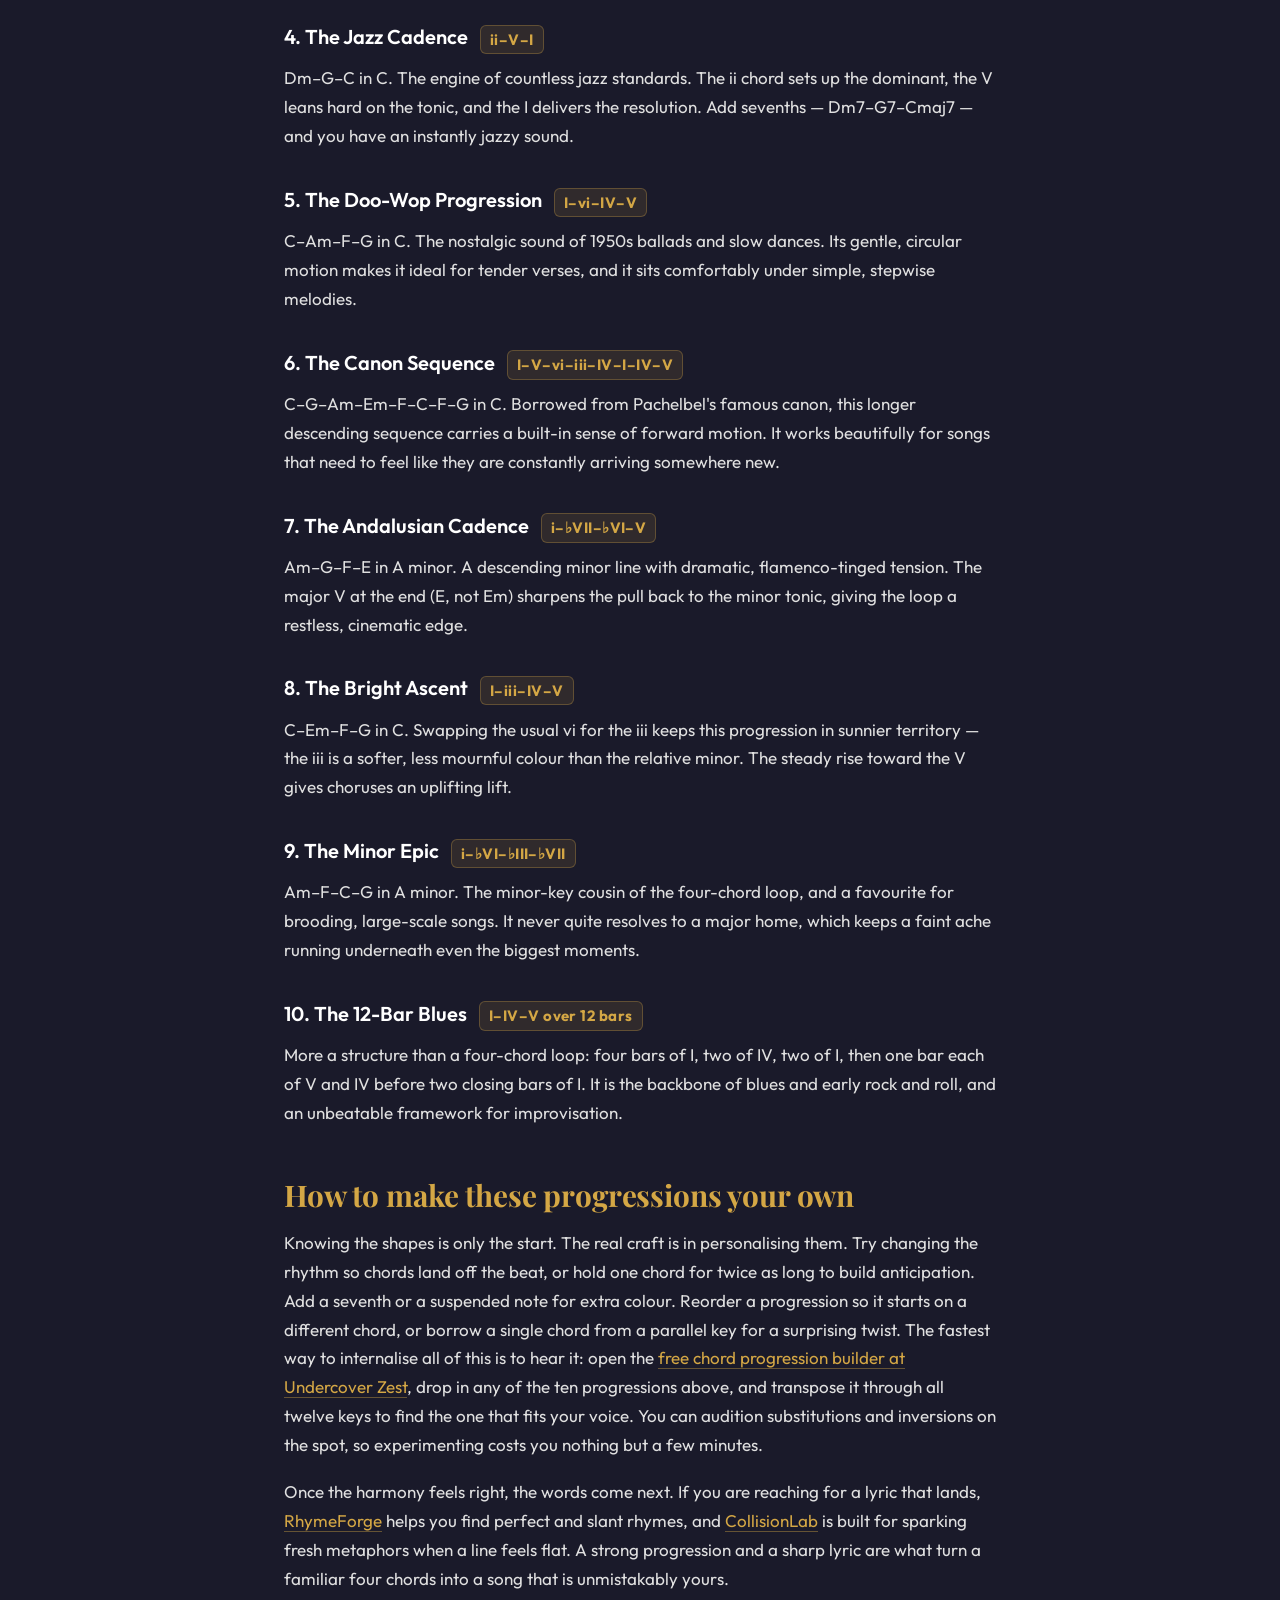
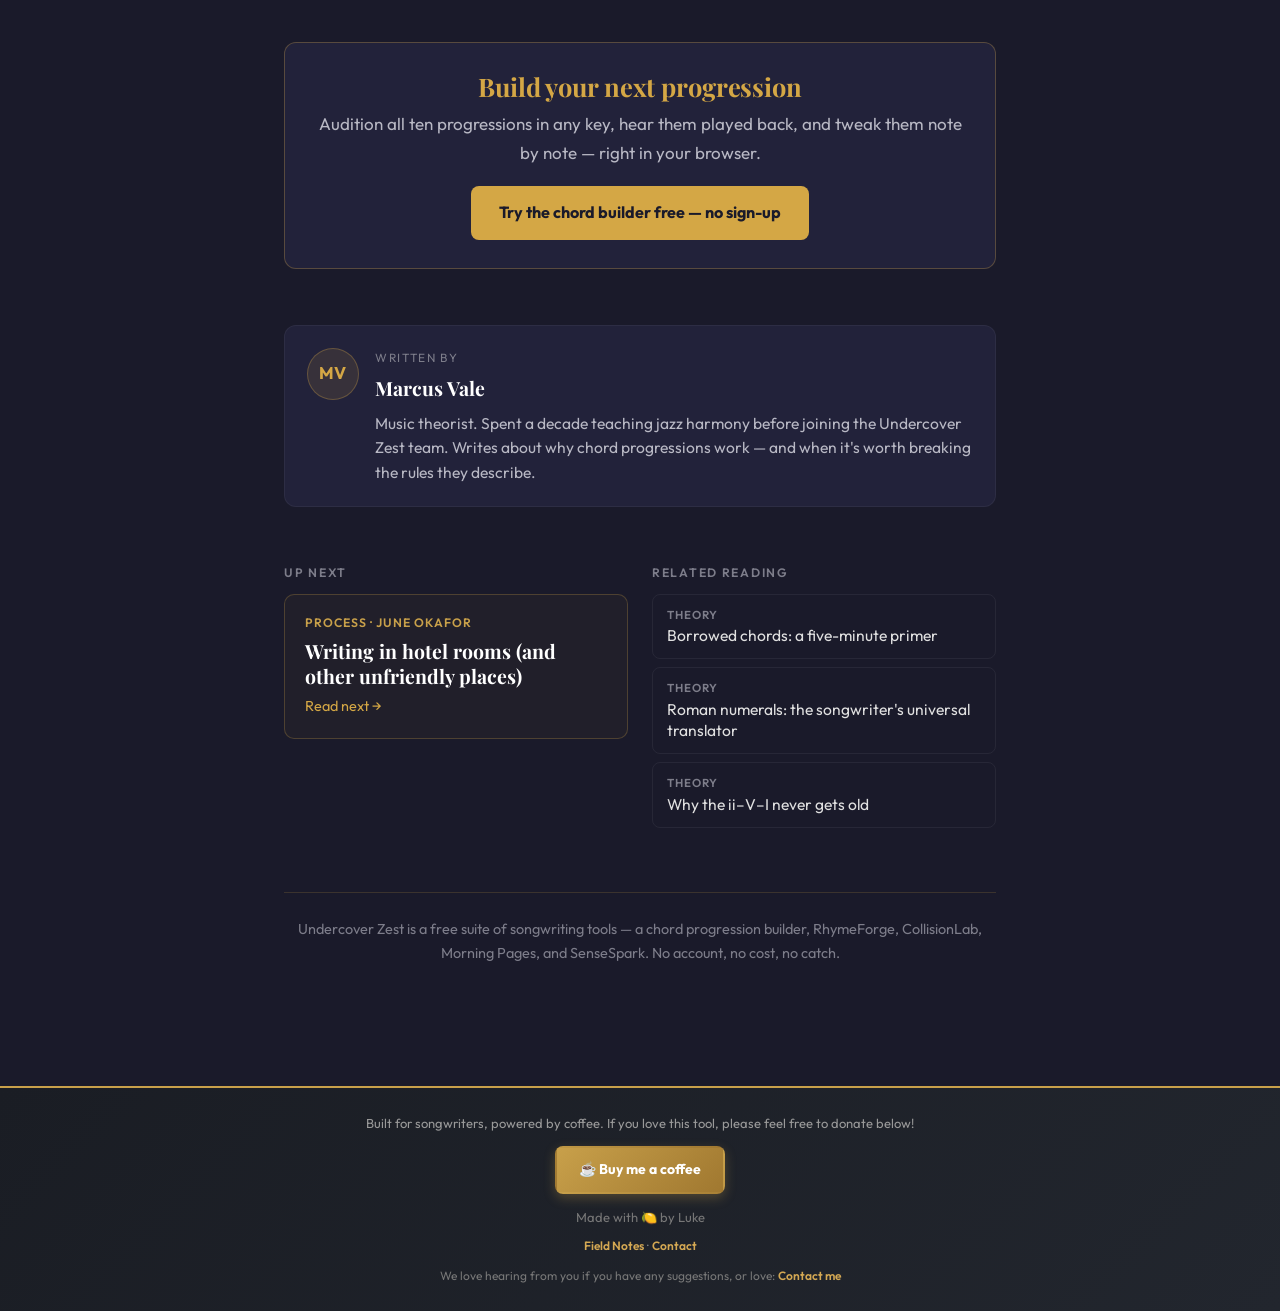
<file: blog/versatile-chord-progressions-for-songwriters/index.html>
<!DOCTYPE html>
<html lang="en">
<head>
  <meta charset="UTF-8">
  <meta name="viewport" content="width=device-width, initial-scale=1.0, viewport-fit=cover">
  <title>10 Versatile Chord Progressions for Songwriters — Field Notes</title>
  <meta name="description" content="A music theorist's tour of ten chord progressions every songwriter should know — from the four-chord pop loop to jazz turnarounds. Written in Roman numerals; transpose to any key.">
  <meta name="keywords" content="chord progressions for songwriters, chord progressions, songwriting, music theory, chord builder">
  <meta name="theme-color" content="#1a1a2a">
  <link rel="canonical" href="https://undercoverzest.app/blog/versatile-chord-progressions-for-songwriters/">
  <meta property="og:title" content="10 Versatile Chord Progressions for Songwriters">
  <meta property="og:description" content="From the four-chord pop loop to jazz turnarounds — 10 chord progressions every songwriter should know, with the theory behind why they work.">
  <meta property="og:type" content="article">
  <meta property="og:url" content="https://undercoverzest.app/blog/versatile-chord-progressions-for-songwriters/">
  <meta property="og:image" content="https://undercoverzest.app/lemon-logo.png">
  <meta name="twitter:card" content="summary">
  <meta name="twitter:title" content="10 Versatile Chord Progressions for Songwriters">
  <meta name="twitter:description" content="10 chord progressions every songwriter should know — and the music theory behind why they work.">
  <meta name="twitter:image" content="https://undercoverzest.app/lemon-logo.png">
  <link rel="icon" href="data:image/svg+xml,<svg xmlns='http://www.w3.org/2000/svg' viewBox='0 0 100 100'><text y='.9em' font-size='90'>🍋</text></svg>">
  <link href="https://fonts.googleapis.com/css2?family=Outfit:wght@300;400;500;600;700;800&family=Playfair+Display:wght@600;700;800&display=swap" rel="stylesheet">
  <link rel="stylesheet" href="../../blog/blog.css">
  <script type="application/ld+json">
  {
    "@context": "https://schema.org",
    "@type": "Article",
    "headline": "10 Versatile Chord Progressions for Songwriters",
    "description": "Ten versatile chord progressions every songwriter should know, with the music theory behind why each one works and how to adapt them.",
    "image": "https://undercoverzest.app/lemon-logo.png",
    "author": { "@type": "Person", "name": "Marcus Vale", "jobTitle": "Music theorist", "affiliation": "Undercover Zest" },
    "publisher": {
      "@type": "Organization",
      "name": "Undercover Zest",
      "logo": { "@type": "ImageObject", "url": "https://undercoverzest.app/lemon-logo.png" }
    },
    "datePublished": "2026-05-24",
    "dateModified": "2026-05-24",
    "mainEntityOfPage": {
      "@type": "WebPage",
      "@id": "https://undercoverzest.app/blog/versatile-chord-progressions-for-songwriters/"
    }
  }
  </script>
</head>
<body>

  <article class="fn-wrap fn-article">

    <a class="fn-back" href="../../blog/">Back to all Field Notes</a>

    <div class="fn-eyebrow">Theory · Field Notes #001</div>

    <h1>10 Versatile Chord Progressions Every Songwriter Should Know</h1>

    <p class="fn-lede">
      A handful of chord progressions show up again and again across genres because
      they simply work. Learn them once and you have a toolkit for almost any song.
    </p>

    <!-- ── Byline ─────────────────────────────────────────────── -->
    <div class="fn-byline">
      <span class="fn-avatar mv" aria-hidden="true">MV</span>
      <div class="fn-author-info">
        <div class="fn-author-name"><a href="#author">Marcus Vale</a></div>
        <div class="fn-meta">May 24, 2026 · 6 min read</div>
      </div>
      <div class="fn-share" role="group" aria-label="Share this article">
        <a class="fn-share-btn" href="#" title="Copy link" aria-label="Copy link">⌘</a>
        <a class="fn-share-btn" href="https://twitter.com/intent/tweet?url=https://undercoverzest.app/blog/versatile-chord-progressions-for-songwriters/" title="Share on X" aria-label="Share on X">𝕏</a>
        <a class="fn-share-btn" href="#" title="Share on Reddit" aria-label="Share on Reddit">R</a>
      </div>
    </div>

    <!-- ── Body ───────────────────────────────────────────────── -->
    <div class="fn-body">

      <p>
        When you strip a song down to its harmonic skeleton, you find the same shapes
        turning up over and over. That is not a lack of imagination — it is good
        engineering. A great progression creates tension and release, gives a melody
        room to breathe, and feels satisfying on the ear. The most useful
        <strong>chord progressions for songwriters</strong> are the ones that travel
        well: they sound right in a ballad, a rock anthem, or a folk tune alike.
        Here are ten of them, written in Roman numerals so you can move each one into
        any key you like.
      </p>

      <h2>What makes a chord progression versatile?</h2>

      <p>
        A versatile progression usually balances two things. First, it has a clear
        sense of "home" — a tonic chord (the I) that the ear treats as a resting
        point. Second, it includes at least one chord that pulls strongly back
        toward that home, most often the V or the IV. Everything between those poles
        is colour. Swap a major chord for its relative minor, delay the resolution,
        or loop the sequence without ever fully landing, and the same four chords
        can feel triumphant or aching. Because Roman numerals describe relationships
        rather than fixed notes, you can transpose any progression below to suit a
        singer's range in seconds.
      </p>

      <h2>The 10 progressions every songwriter should know</h2>

      <h3>1. The Four-Chord Pop Loop <span class="fn-rn">I–V–vi–IV</span></h3>
      <p>
        In C major this is C–G–Am–F. It is the most recorded progression in modern
        pop for a reason: it moves from the bright tonic to the dominant, dips into
        the relative minor for a touch of melancholy, then lifts back up through the
        IV. It loops endlessly without ever feeling unfinished.
      </p>

      <h3>2. The Three-Chord Foundation <span class="fn-rn">I–IV–V</span></h3>
      <p>
        C–F–G in the key of C. These three "primary" chords together contain every
        note of the major scale, which is why folk, country, and early rock lean on
        them so heavily. If you only ever learn one progression, learn this one — it
        is the bedrock the others decorate.
      </p>

      <h3>3. The Wistful Anthem <span class="fn-rn">vi–IV–I–V</span></h3>
      <p>
        Am–F–C–G in C. These are the same four chords as the pop loop, but starting
        on the minor chord changes the whole emotional weather. Beginning in shadow
        and climbing toward the tonic gives this rotation its yearning,
        building-toward-something quality.
      </p>

      <h3>4. The Jazz Cadence <span class="fn-rn">ii–V–I</span></h3>
      <p>
        Dm–G–C in C. The engine of countless jazz standards. The ii chord sets up
        the dominant, the V leans hard on the tonic, and the I delivers the
        resolution. Add sevenths — Dm7–G7–Cmaj7 — and you have an instantly jazzy
        sound.
      </p>

      <h3>5. The Doo-Wop Progression <span class="fn-rn">I–vi–IV–V</span></h3>
      <p>
        C–Am–F–G in C. The nostalgic sound of 1950s ballads and slow dances. Its
        gentle, circular motion makes it ideal for tender verses, and it sits
        comfortably under simple, stepwise melodies.
      </p>

      <h3>6. The Canon Sequence <span class="fn-rn">I–V–vi–iii–IV–I–IV–V</span></h3>
      <p>
        C–G–Am–Em–F–C–F–G in C. Borrowed from Pachelbel's famous canon, this longer
        descending sequence carries a built-in sense of forward motion. It works
        beautifully for songs that need to feel like they are constantly arriving
        somewhere new.
      </p>

      <h3>7. The Andalusian Cadence <span class="fn-rn">i–♭VII–♭VI–V</span></h3>
      <p>
        Am–G–F–E in A minor. A descending minor line with dramatic, flamenco-tinged
        tension. The major V at the end (E, not Em) sharpens the pull back to the
        minor tonic, giving the loop a restless, cinematic edge.
      </p>

      <h3>8. The Bright Ascent <span class="fn-rn">I–iii–IV–V</span></h3>
      <p>
        C–Em–F–G in C. Swapping the usual vi for the iii keeps this progression in
        sunnier territory — the iii is a softer, less mournful colour than the
        relative minor. The steady rise toward the V gives choruses an uplifting lift.
      </p>

      <h3>9. The Minor Epic <span class="fn-rn">i–♭VI–♭III–♭VII</span></h3>
      <p>
        Am–F–C–G in A minor. The minor-key cousin of the four-chord loop, and a
        favourite for brooding, large-scale songs. It never quite resolves to a
        major home, which keeps a faint ache running underneath even the biggest
        moments.
      </p>

      <h3>10. The 12-Bar Blues <span class="fn-rn">I–IV–V over 12 bars</span></h3>
      <p>
        More a structure than a four-chord loop: four bars of I, two of IV, two of
        I, then one bar each of V and IV before two closing bars of I. It is the
        backbone of blues and early rock and roll, and an unbeatable framework for
        improvisation.
      </p>

      <h2>How to make these progressions your own</h2>

      <p>
        Knowing the shapes is only the start. The real craft is in personalising them.
        Try changing the rhythm so chords land off the beat, or hold one chord for
        twice as long to build anticipation. Add a seventh or a suspended note for
        extra colour. Reorder a progression so it starts on a different chord, or
        borrow a single chord from a parallel key for a surprising twist. The
        fastest way to internalise all of this is to hear it: open the
        <a href="../../">free chord progression builder at Undercover Zest</a>, drop in
        any of the ten progressions above, and transpose it through all twelve keys
        to find the one that fits your voice. You can audition substitutions and
        inversions on the spot, so experimenting costs you nothing but a few minutes.
      </p>
      <p>
        Once the harmony feels right, the words come next. If you are reaching for
        a lyric that lands, <a href="../../rhymeforge/">RhymeForge</a> helps you find
        perfect and slant rhymes, and <a href="../../collisionlab/">CollisionLab</a> is
        built for sparking fresh metaphors when a line feels flat. A strong
        progression and a sharp lyric are what turn a familiar four chords into a
        song that is unmistakably yours.
      </p>

      <!-- CTA -->
      <div class="fn-cta">
        <h2>Build your next progression</h2>
        <p>Audition all ten progressions in any key, hear them played back, and tweak them note by note — right in your browser.</p>
        <a class="fn-cta-btn" href="../../">Try the chord builder free — no sign-up</a>
      </div>

    </div>

    <!-- ── Author card ───────────────────────────────────────── -->
    <aside class="fn-author-card" id="author">
      <span class="fn-avatar mv" aria-hidden="true">MV</span>
      <div class="fn-author-card-body">
        <div class="fn-author-card-eyebrow">Written by</div>
        <div class="fn-author-card-name">Marcus Vale</div>
        <p class="fn-author-card-bio">
          Music theorist. Spent a decade teaching jazz harmony before joining the
          Undercover Zest team. Writes about why chord progressions work — and
          when it's worth breaking the rules they describe.
        </p>
      </div>
    </aside>

    <!-- ── Next + Related ────────────────────────────────────── -->
    <section class="fn-foot" aria-label="Keep reading">
      <div>
        <div class="fn-foot-eyebrow">Up next</div>
        <a class="fn-next-card" href="../../blog/writing-in-hotel-rooms/">
          <div class="fn-next-cat">Process · June Okafor</div>
          <div class="fn-next-title">Writing in hotel rooms (and other unfriendly places)</div>
          <span class="fn-next-arrow">Read next →</span>
        </a>
      </div>
      <div>
        <div class="fn-foot-eyebrow">Related reading</div>
        <div class="fn-related">
          <a class="fn-related-link" href="#">
            <span class="fn-related-cat">Theory</span>
            Borrowed chords: a five-minute primer
          </a>
          <a class="fn-related-link" href="#">
            <span class="fn-related-cat">Theory</span>
            Roman numerals: the songwriter's universal translator
          </a>
          <a class="fn-related-link" href="#">
            <span class="fn-related-cat">Theory</span>
            Why the ii–V–I never gets old
          </a>
        </div>
      </div>
    </section>

    <p class="fn-footer-note">
      Undercover Zest is a free suite of songwriting tools — a chord progression
      builder, RhymeForge, CollisionLab, Morning Pages, and SenseSpark.
      No account, no cost, no catch.
    </p>

  </article>

  <script src="../../uz-nav.js"></script>
  <script src="../../uz-footer.js"></script>
</body>
</html>
</file>
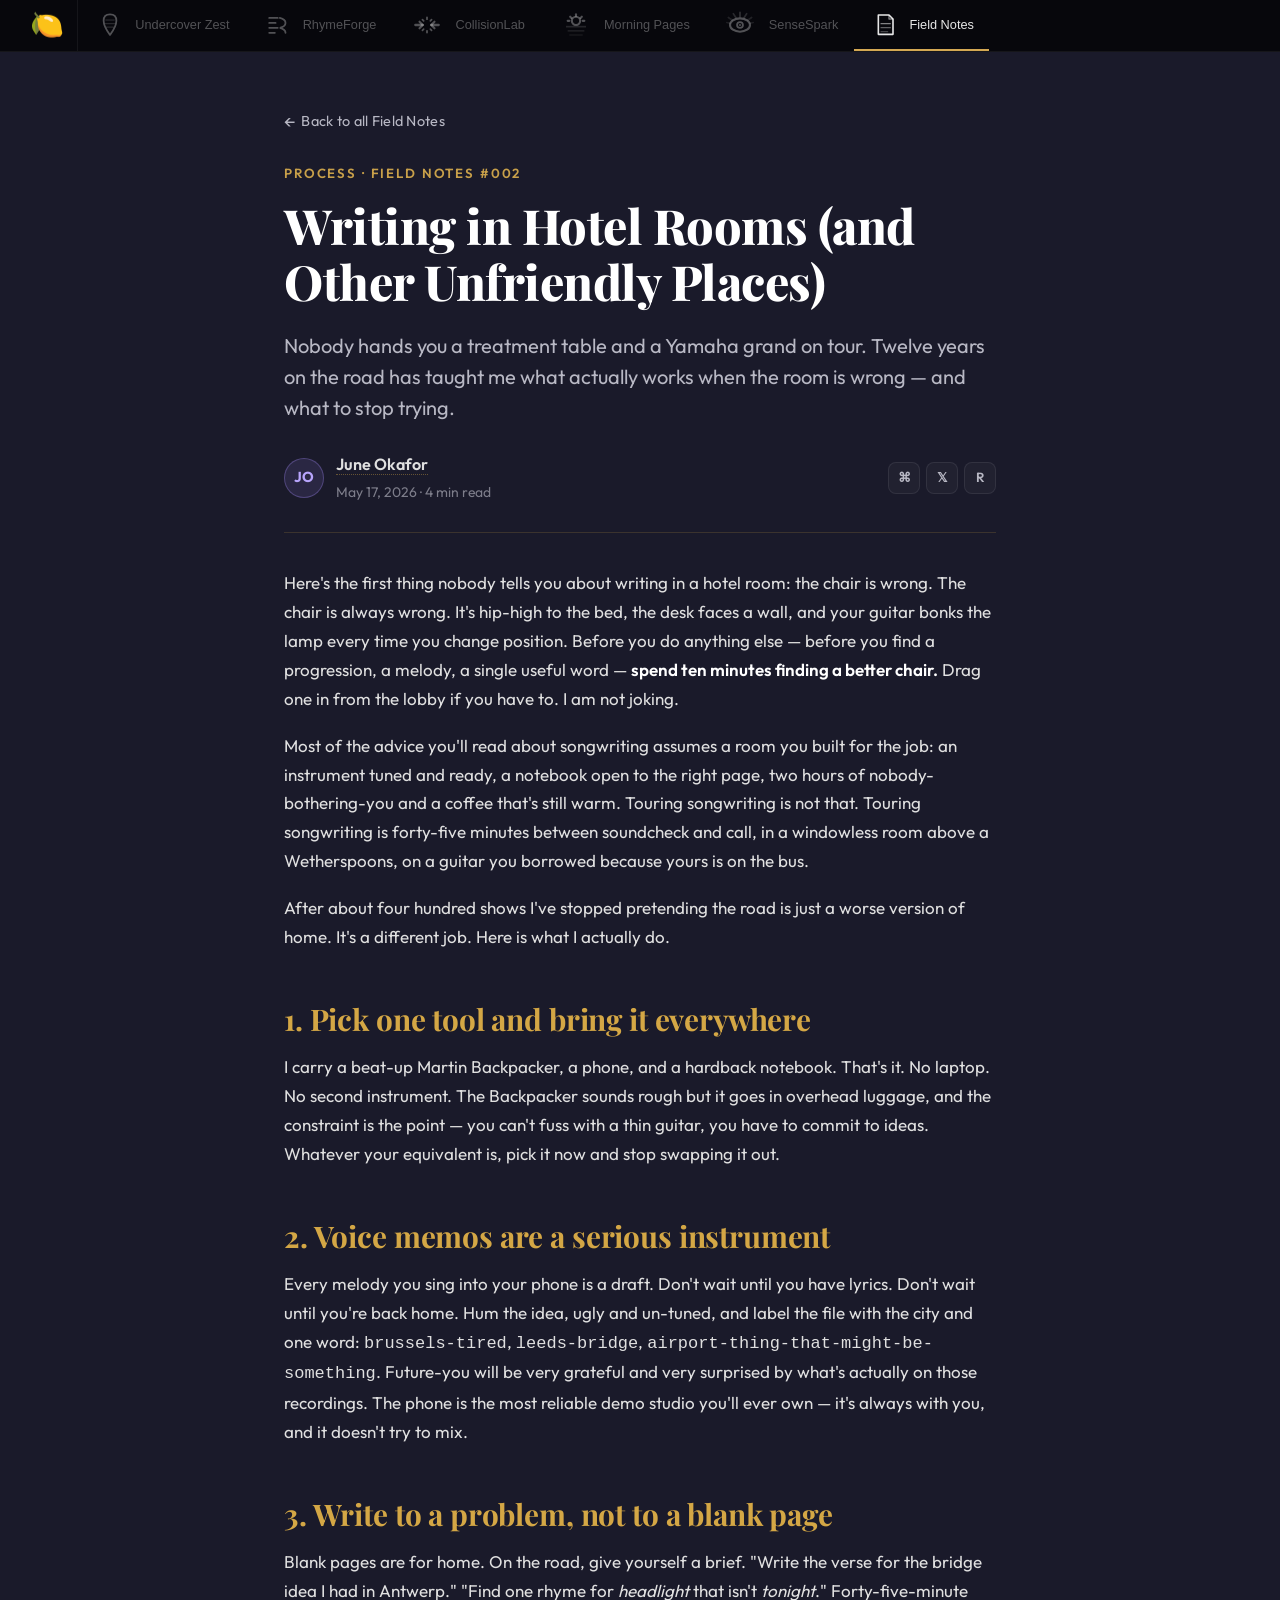
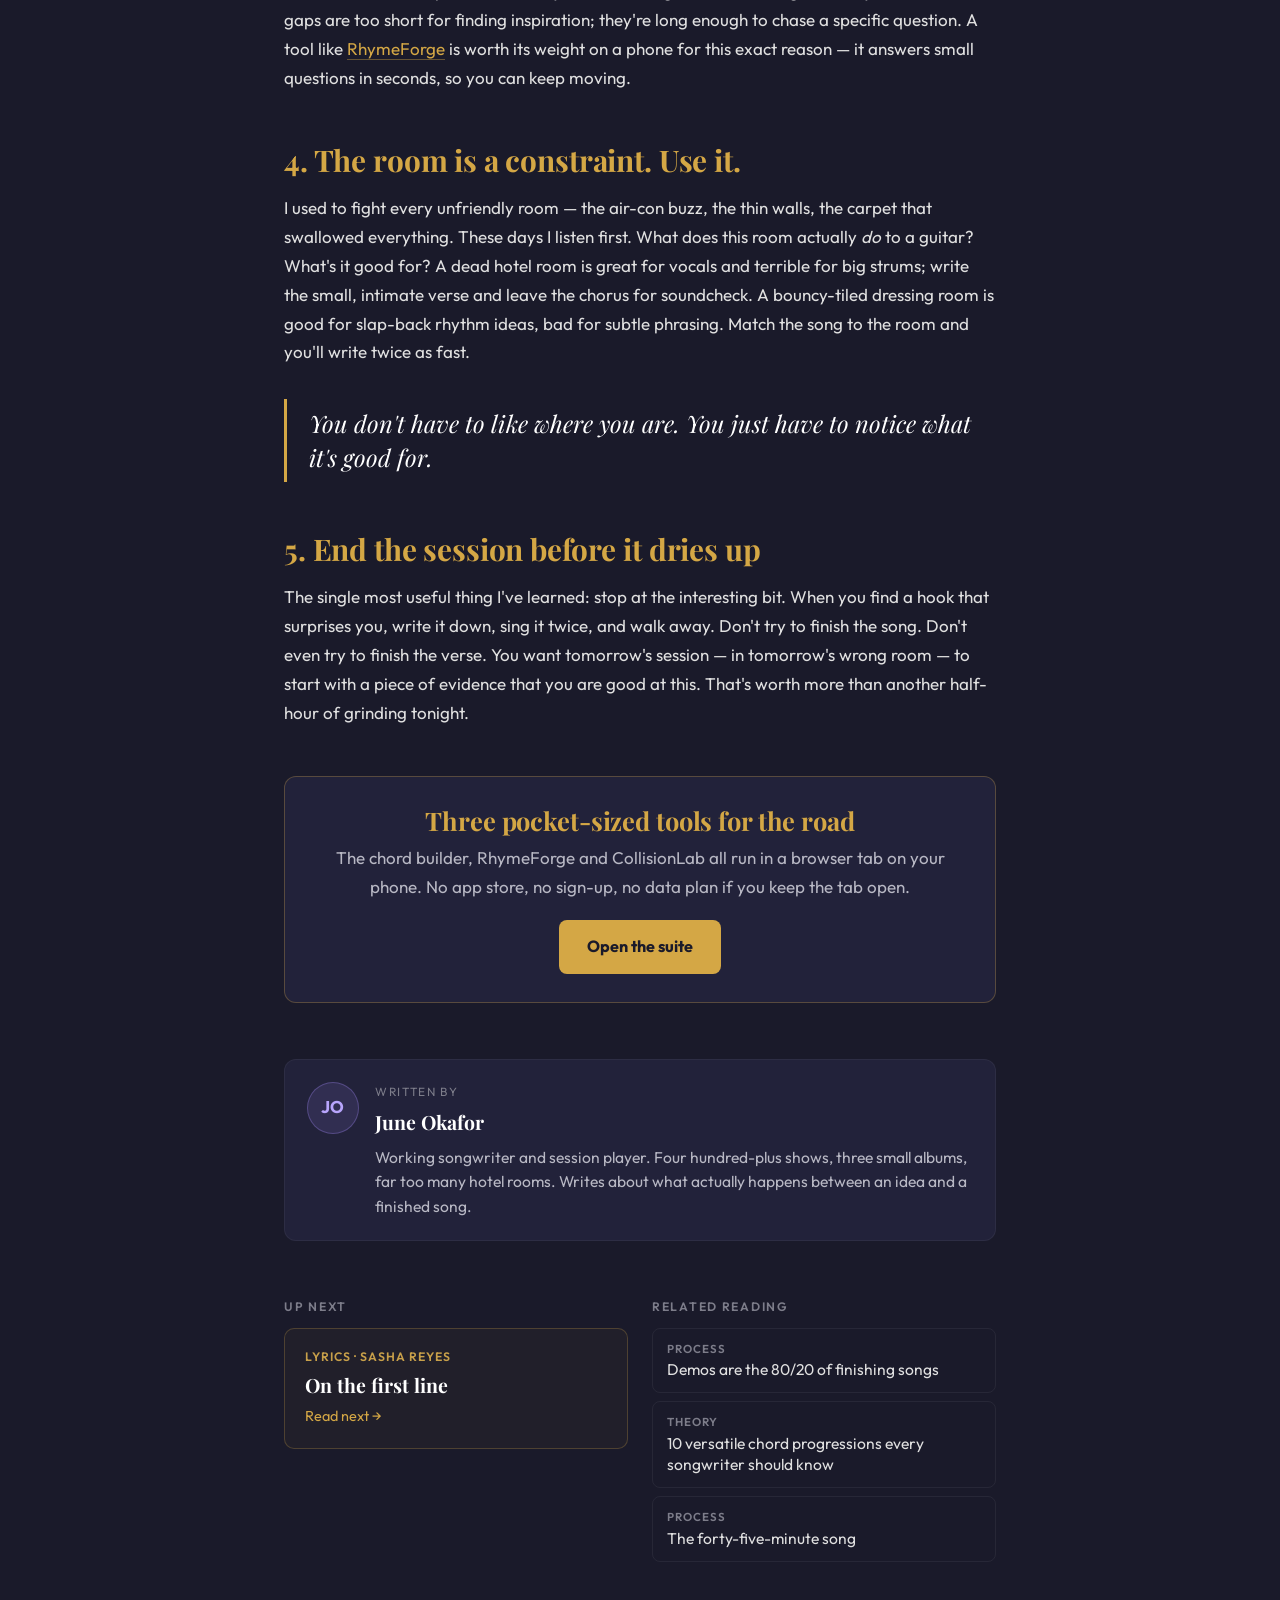
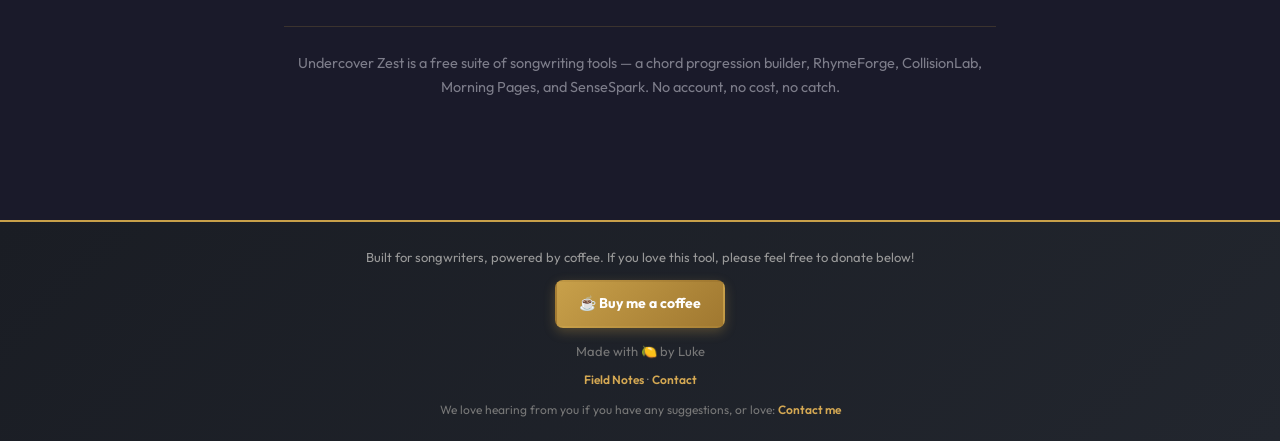
<file: blog/writing-in-hotel-rooms/index.html>
<!DOCTYPE html>
<html lang="en">
<head>
  <meta charset="UTF-8">
  <meta name="viewport" content="width=device-width, initial-scale=1.0, viewport-fit=cover">
  <title>Writing in Hotel Rooms (and Other Unfriendly Places) — Field Notes</title>
  <meta name="description" content="Twelve years of touring taught me what actually works when you have to write songs on the road. Practical tactics for hotel rooms, dressing rooms, and the back of a van.">
  <meta name="theme-color" content="#1a1a2a">
  <link rel="canonical" href="https://undercoverzest.app/blog/writing-in-hotel-rooms/">
  <meta property="og:title" content="Writing in Hotel Rooms (and Other Unfriendly Places)">
  <meta property="og:description" content="What actually works when you have to write songs in hotels, dressing rooms, and vans — from twelve years on the road.">
  <meta property="og:type" content="article">
  <meta property="og:url" content="https://undercoverzest.app/blog/writing-in-hotel-rooms/">
  <meta property="og:image" content="https://undercoverzest.app/lemon-logo.png">
  <meta name="twitter:card" content="summary">
  <meta name="twitter:title" content="Writing in Hotel Rooms (and Other Unfriendly Places)">
  <meta name="twitter:description" content="Practical songwriting tactics from twelve years on the road.">
  <meta name="twitter:image" content="https://undercoverzest.app/lemon-logo.png">
  <link rel="icon" href="data:image/svg+xml,<svg xmlns='http://www.w3.org/2000/svg' viewBox='0 0 100 100'><text y='.9em' font-size='90'>🍋</text></svg>">
  <link href="https://fonts.googleapis.com/css2?family=Outfit:wght@300;400;500;600;700;800&family=Playfair+Display:wght@600;700;800&display=swap" rel="stylesheet">
  <link rel="stylesheet" href="../../blog/blog.css">
  <script type="application/ld+json">
  {
    "@context": "https://schema.org",
    "@type": "Article",
    "headline": "Writing in Hotel Rooms (and Other Unfriendly Places)",
    "description": "Practical songwriting tactics for writing on the road, from twelve years of touring.",
    "image": "https://undercoverzest.app/lemon-logo.png",
    "author": { "@type": "Person", "name": "June Okafor", "jobTitle": "Songwriter and session musician", "affiliation": "Undercover Zest" },
    "publisher": {
      "@type": "Organization",
      "name": "Undercover Zest",
      "logo": { "@type": "ImageObject", "url": "https://undercoverzest.app/lemon-logo.png" }
    },
    "datePublished": "2026-05-17",
    "dateModified": "2026-05-17",
    "mainEntityOfPage": {
      "@type": "WebPage",
      "@id": "https://undercoverzest.app/blog/writing-in-hotel-rooms/"
    }
  }
  </script>
</head>
<body>

  <article class="fn-wrap fn-article">

    <a class="fn-back" href="../../blog/">Back to all Field Notes</a>

    <div class="fn-eyebrow">Process · Field Notes #002</div>

    <h1>Writing in Hotel Rooms (and Other Unfriendly Places)</h1>

    <p class="fn-lede">
      Nobody hands you a treatment table and a Yamaha grand on tour. Twelve years
      on the road has taught me what actually works when the room is wrong —
      and what to stop trying.
    </p>

    <div class="fn-byline">
      <span class="fn-avatar jo" aria-hidden="true">JO</span>
      <div class="fn-author-info">
        <div class="fn-author-name"><a href="#author">June Okafor</a></div>
        <div class="fn-meta">May 17, 2026 · 4 min read</div>
      </div>
      <div class="fn-share" role="group" aria-label="Share this article">
        <a class="fn-share-btn" href="#" title="Copy link" aria-label="Copy link">⌘</a>
        <a class="fn-share-btn" href="https://twitter.com/intent/tweet?url=https://undercoverzest.app/blog/writing-in-hotel-rooms/" title="Share on X" aria-label="Share on X">𝕏</a>
        <a class="fn-share-btn" href="#" title="Share on Reddit" aria-label="Share on Reddit">R</a>
      </div>
    </div>

    <div class="fn-body">

      <p>
        Here's the first thing nobody tells you about writing in a hotel room:
        the chair is wrong. The chair is always wrong. It's hip-high to the bed,
        the desk faces a wall, and your guitar bonks the lamp every time you
        change position. Before you do anything else — before you find a
        progression, a melody, a single useful word — <strong>spend ten minutes
        finding a better chair.</strong> Drag one in from the lobby if you have
        to. I am not joking.
      </p>

      <p>
        Most of the advice you'll read about songwriting assumes a room you
        built for the job: an instrument tuned and ready, a notebook open to the
        right page, two hours of nobody-bothering-you and a coffee that's still
        warm. Touring songwriting is not that. Touring songwriting is forty-five
        minutes between soundcheck and call, in a windowless room above a
        Wetherspoons, on a guitar you borrowed because yours is on the bus.
      </p>

      <p>
        After about four hundred shows I've stopped pretending the road is just
        a worse version of home. It's a different job. Here is what I actually do.
      </p>

      <h2>1. Pick one tool and bring it everywhere</h2>

      <p>
        I carry a beat-up Martin Backpacker, a phone, and a hardback notebook.
        That's it. No laptop. No second instrument. The Backpacker sounds rough
        but it goes in overhead luggage, and the constraint is the point — you
        can't fuss with a thin guitar, you have to commit to ideas. Whatever your
        equivalent is, pick it now and stop swapping it out.
      </p>

      <h2>2. Voice memos are a serious instrument</h2>

      <p>
        Every melody you sing into your phone is a draft. Don't wait until you
        have lyrics. Don't wait until you're back home. Hum the idea, ugly and
        un-tuned, and label the file with the city and one word: <code>brussels-tired</code>,
        <code>leeds-bridge</code>, <code>airport-thing-that-might-be-something</code>.
        Future-you will be very grateful and very surprised by what's actually
        on those recordings. The phone is the most reliable demo studio you'll
        ever own — it's always with you, and it doesn't try to mix.
      </p>

      <h2>3. Write to a problem, not to a blank page</h2>

      <p>
        Blank pages are for home. On the road, give yourself a brief.
        "Write the verse for the bridge idea I had in Antwerp." "Find one rhyme
        for <em>headlight</em> that isn't <em>tonight</em>." Forty-five-minute
        gaps are too short for finding inspiration; they're long enough to chase
        a specific question. A tool like <a href="../../rhymeforge/">RhymeForge</a> is
        worth its weight on a phone for this exact reason — it answers small
        questions in seconds, so you can keep moving.
      </p>

      <h2>4. The room is a constraint. Use it.</h2>

      <p>
        I used to fight every unfriendly room — the air-con buzz, the thin walls,
        the carpet that swallowed everything. These days I listen first. What
        does this room actually <em>do</em> to a guitar? What's it good for? A
        dead hotel room is great for vocals and terrible for big strums; write
        the small, intimate verse and leave the chorus for soundcheck. A
        bouncy-tiled dressing room is good for slap-back rhythm ideas, bad for
        subtle phrasing. Match the song to the room and you'll write twice as
        fast.
      </p>

      <p class="fn-pull">
        You don't have to like where you are. You just have to notice what it's
        good for.
      </p>

      <h2>5. End the session before it dries up</h2>

      <p>
        The single most useful thing I've learned: stop at the interesting bit.
        When you find a hook that surprises you, write it down, sing it twice,
        and walk away. Don't try to finish the song. Don't even try to finish
        the verse. You want tomorrow's session — in tomorrow's wrong room — to
        start with a piece of evidence that you are good at this. That's worth
        more than another half-hour of grinding tonight.
      </p>

      <div class="fn-cta">
        <h2>Three pocket-sized tools for the road</h2>
        <p>The chord builder, RhymeForge and CollisionLab all run in a browser tab on your phone. No app store, no sign-up, no data plan if you keep the tab open.</p>
        <a class="fn-cta-btn" href="../../">Open the suite</a>
      </div>

    </div>

    <aside class="fn-author-card" id="author">
      <span class="fn-avatar jo" aria-hidden="true">JO</span>
      <div class="fn-author-card-body">
        <div class="fn-author-card-eyebrow">Written by</div>
        <div class="fn-author-card-name">June Okafor</div>
        <p class="fn-author-card-bio">
          Working songwriter and session player. Four hundred-plus shows, three
          small albums, far too many hotel rooms. Writes about what actually
          happens between an idea and a finished song.
        </p>
      </div>
    </aside>

    <section class="fn-foot" aria-label="Keep reading">
      <div>
        <div class="fn-foot-eyebrow">Up next</div>
        <a class="fn-next-card" href="../../blog/on-the-first-line/">
          <div class="fn-next-cat">Lyrics · Sasha Reyes</div>
          <div class="fn-next-title">On the first line</div>
          <span class="fn-next-arrow">Read next →</span>
        </a>
      </div>
      <div>
        <div class="fn-foot-eyebrow">Related reading</div>
        <div class="fn-related">
          <a class="fn-related-link" href="#">
            <span class="fn-related-cat">Process</span>
            Demos are the 80/20 of finishing songs
          </a>
          <a class="fn-related-link" href="../../blog/versatile-chord-progressions-for-songwriters/">
            <span class="fn-related-cat">Theory</span>
            10 versatile chord progressions every songwriter should know
          </a>
          <a class="fn-related-link" href="#">
            <span class="fn-related-cat">Process</span>
            The forty-five-minute song
          </a>
        </div>
      </div>
    </section>

    <p class="fn-footer-note">
      Undercover Zest is a free suite of songwriting tools — a chord progression
      builder, RhymeForge, CollisionLab, Morning Pages, and SenseSpark.
      No account, no cost, no catch.
    </p>

  </article>

  <script src="../../uz-nav.js"></script>
  <script src="../../uz-footer.js"></script>
</body>
</html>
</file>
<file: blog/blog.css>
/* ────────────────────────────────────────────────────────────────
   Field Notes — Undercover Zest blog
   Shared stylesheet. Loaded by /blog/index.html and every article.
   Matches the suite design system (dark theme, gold, Outfit + Playfair).
   ──────────────────────────────────────────────────────────────── */

:root {
  --bg:           #1a1a2a;
  --bg-card:      #22223a;
  --bg-elev:      #2a2a44;
  --gold:         #d4a745;
  --gold-soft:    #c8a04a;
  --gold-line:    rgba(212,167,69,0.2);
  --text:         #e0e0e0;
  --text-dim:     #b8b8c4;
  --text-faint:   #7d7d8a;
  --rule:         rgba(212,167,69,0.18);
  --rule-soft:    rgba(255,255,255,0.06);
  --lab-bg: var(--bg);     /* uz-nav spacer reads this */
}

* { box-sizing: border-box; margin: 0; padding: 0; }

html, body {
  background: var(--bg);
  color: var(--text);
  font-family: 'Outfit', -apple-system, BlinkMacSystemFont, 'Segoe UI', sans-serif;
  font-size: 17px;
  line-height: 1.7;
  -webkit-font-smoothing: antialiased;
  -moz-osx-font-smoothing: grayscale;
}

a { color: var(--gold); text-decoration: none; }

/* ── Page-level layout ─────────────────────────────────────────── */

.fn-wrap {
  max-width: 760px;
  margin: 0 auto;
  padding: 56px 24px 80px;
}

/* ── Field-Notes masthead (index page) ─────────────────────────── */

.fn-masthead {
  padding-bottom: 36px;
  border-bottom: 1px solid var(--rule);
  margin-bottom: 36px;
}
.fn-mast-eyebrow {
  font-size: 0.78rem;
  font-weight: 600;
  letter-spacing: 0.16em;
  text-transform: uppercase;
  color: var(--gold-soft);
}
.fn-mast-title {
  font-family: 'Playfair Display', serif;
  font-size: clamp(2.6rem, 6vw, 4rem);
  font-weight: 800;
  line-height: 1;
  color: #fff;
  margin: 10px 0 14px;
  letter-spacing: -0.01em;
}
.fn-mast-sub {
  font-size: 1.05rem;
  color: var(--text-dim);
  max-width: 540px;
  line-height: 1.55;
}

/* topic chip row */
.fn-topic-row {
  display: flex;
  gap: 8px;
  flex-wrap: wrap;
  margin-top: 22px;
}
.fn-chip {
  display: inline-block;
  font-size: 0.78rem;
  font-weight: 600;
  letter-spacing: 0.06em;
  text-transform: uppercase;
  color: var(--text-dim);
  background: rgba(255,255,255,0.04);
  border: 1px solid rgba(255,255,255,0.07);
  border-radius: 999px;
  padding: 5px 12px;
  transition: all 0.15s;
  cursor: pointer;
}
.fn-chip:hover {
  color: var(--text);
  border-color: rgba(212,167,69,0.35);
}
.fn-chip.is-active {
  color: #1a1a2a;
  background: var(--gold);
  border-color: var(--gold);
}

/* ── Article list entries (index page) ─────────────────────────── */

.fn-list { display: flex; flex-direction: column; }

.fn-entry {
  display: block;
  padding: 30px 0;
  border-bottom: 1px solid var(--rule-soft);
  text-decoration: none;
  color: inherit;
  position: relative;
  transition: padding 0.15s ease;
}
.fn-entry:hover { padding-left: 8px; }
.fn-entry:hover .fn-entry-title { color: var(--gold); }
.fn-entry:first-child { padding-top: 6px; }

.fn-entry-meta {
  display: flex;
  align-items: center;
  flex-wrap: wrap;
  gap: 8px;
  font-size: 0.78rem;
  color: var(--text-faint);
  margin-bottom: 10px;
  letter-spacing: 0.02em;
}
.fn-entry-meta .fn-cat {
  display: inline-flex;
  align-items: center;
  gap: 5px;
  font-weight: 600;
  letter-spacing: 0.08em;
  text-transform: uppercase;
  color: var(--gold-soft);
}
.fn-entry-meta .fn-cat::before {
  content: '';
  display: inline-block;
  width: 5px; height: 5px;
  border-radius: 50%;
  background: currentColor;
}
.fn-entry-meta .fn-sep { color: rgba(255,255,255,0.15); }

.fn-entry-title {
  font-family: 'Playfair Display', serif;
  font-size: clamp(1.5rem, 3.2vw, 2.05rem);
  font-weight: 700;
  line-height: 1.15;
  color: #fff;
  margin-bottom: 8px;
  transition: color 0.15s;
  letter-spacing: -0.005em;
}
.fn-entry-desc {
  font-size: 1rem;
  color: var(--text-dim);
  line-height: 1.55;
  max-width: 620px;
}
.fn-entry-author {
  display: flex;
  align-items: center;
  gap: 10px;
  margin-top: 14px;
  font-size: 0.85rem;
  color: var(--text-faint);
}

/* author chip = avatar + name. tiny, inline. */
.fn-author-chip {
  display: inline-flex;
  align-items: center;
  gap: 8px;
}
.fn-author-chip .fn-avatar {
  width: 24px; height: 24px;
  font-size: 0.7rem;
  flex-shrink: 0;
}
.fn-author-chip .fn-author-name {
  color: var(--text-dim);
  font-weight: 500;
}

/* ── Avatar (initials in gold circle) ──────────────────────────── */

.fn-avatar {
  display: inline-flex;
  align-items: center;
  justify-content: center;
  width: 40px; height: 40px;
  border-radius: 50%;
  background: rgba(212,167,69,0.12);
  border: 1px solid rgba(212,167,69,0.3);
  color: var(--gold);
  font-family: 'Outfit', sans-serif;
  font-size: 0.85rem;
  font-weight: 700;
  letter-spacing: 0.02em;
}
.fn-avatar.mv { background: rgba(212,167,69,0.12);  color: var(--gold); }
.fn-avatar.jo { background: rgba(167,139,250,0.12); color: #b8a5fc; border-color: rgba(167,139,250,0.3); }
.fn-avatar.sr { background: rgba(232,69,60,0.10);   color: #f08077; border-color: rgba(232,69,60,0.3); }

/* ── Index "Meet the writers" block ────────────────────────────── */

.fn-writers {
  margin-top: 48px;
  padding-top: 36px;
  border-top: 1px solid var(--rule);
}
.fn-writers-title {
  font-family: 'Playfair Display', serif;
  font-size: 1.4rem;
  font-weight: 700;
  color: #fff;
  margin-bottom: 6px;
}
.fn-writers-sub {
  font-size: 0.95rem;
  color: var(--text-dim);
  margin-bottom: 20px;
}
.fn-writers-grid {
  display: grid;
  grid-template-columns: 1fr 1fr 1fr;
  gap: 14px;
}
.fn-writer-card {
  background: var(--bg-card);
  border: 1px solid rgba(255,255,255,0.05);
  border-radius: 10px;
  padding: 18px 18px 16px;
}
.fn-writer-card .fn-avatar {
  width: 44px; height: 44px;
  font-size: 0.9rem;
  margin-bottom: 10px;
}
.fn-writer-name {
  font-family: 'Playfair Display', serif;
  font-weight: 700;
  font-size: 1.05rem;
  color: #fff;
  line-height: 1.2;
}
.fn-writer-role {
  font-size: 0.75rem;
  font-weight: 600;
  letter-spacing: 0.08em;
  text-transform: uppercase;
  color: var(--gold-soft);
  margin-top: 4px;
}
.fn-writer-bio {
  font-size: 0.88rem;
  color: var(--text-dim);
  line-height: 1.55;
  margin-top: 10px;
}

/* ── Article page ──────────────────────────────────────────────── */

.fn-back {
  display: inline-flex;
  align-items: center;
  gap: 6px;
  font-size: 0.85rem;
  color: var(--text-dim);
  letter-spacing: 0.02em;
  margin-bottom: 28px;
  border: none;
  transition: color 0.15s;
}
.fn-back:hover { color: var(--gold); }
.fn-back::before { content: '←'; font-size: 1rem; line-height: 1; }

.fn-eyebrow {
  font-size: 0.78rem;
  font-weight: 600;
  letter-spacing: 0.14em;
  text-transform: uppercase;
  color: var(--gold-soft);
  margin-bottom: 14px;
}

article.fn-article h1,
.fn-article-h1 {
  font-family: 'Playfair Display', serif;
  font-size: clamp(2.05rem, 4.2vw, 2.85rem);
  font-weight: 800;
  line-height: 1.15;
  color: #fff;
  margin-bottom: 20px;
  letter-spacing: -0.01em;
}

.fn-lede {
  font-size: 1.18rem;
  color: var(--text-dim);
  line-height: 1.55;
  margin-bottom: 28px;
}

/* byline row — avatar, name, date, reading time, share */
.fn-byline {
  display: flex;
  align-items: center;
  gap: 12px;
  padding-bottom: 28px;
  margin-bottom: 36px;
  border-bottom: 1px solid var(--rule);
  flex-wrap: wrap;
}
.fn-byline .fn-author-info {
  display: flex; flex-direction: column; gap: 2px;
}
.fn-byline .fn-author-name {
  font-size: 0.95rem;
  font-weight: 600;
  color: var(--text);
}
.fn-byline .fn-author-name a {
  color: inherit;
  border-bottom: 1px dotted rgba(212,167,69,0.4);
}
.fn-byline .fn-author-name a:hover { color: var(--gold); }
.fn-byline .fn-meta {
  font-size: 0.82rem;
  color: var(--text-faint);
}
.fn-byline .fn-share {
  display: flex;
  gap: 6px;
  margin-left: auto;
}
.fn-share-btn {
  display: inline-flex; align-items: center; justify-content: center;
  width: 32px; height: 32px;
  border-radius: 8px;
  background: rgba(255,255,255,0.03);
  border: 1px solid rgba(255,255,255,0.08);
  color: var(--text-dim);
  cursor: pointer;
  transition: all 0.15s;
  font-size: 0.78rem;
  font-weight: 600;
}
.fn-share-btn:hover {
  color: var(--gold);
  border-color: rgba(212,167,69,0.35);
  background: rgba(212,167,69,0.06);
}

/* body */
.fn-body p { margin-bottom: 18px; }
.fn-body strong { color: #fff; font-weight: 600; }
.fn-body a {
  color: var(--gold);
  border-bottom: 1px solid rgba(212,167,69,0.4);
  transition: border-color 0.15s;
}
.fn-body a:hover { border-bottom-color: var(--gold); }

.fn-body h2 {
  font-family: 'Playfair Display', serif;
  font-size: 1.75rem;
  font-weight: 700;
  color: var(--gold);
  margin: 48px 0 16px;
  line-height: 1.25;
  letter-spacing: -0.005em;
}

.fn-body h3 {
  font-family: 'Outfit', sans-serif;
  font-size: 1.18rem;
  font-weight: 600;
  color: #fff;
  margin: 32px 0 10px;
}

/* Roman-numeral chip in H3 (Theory articles) */
.fn-rn {
  display: inline-block;
  font-weight: 700;
  color: var(--gold);
  background: rgba(212,167,69,0.12);
  border: 1px solid rgba(212,167,69,0.3);
  border-radius: 6px;
  padding: 1px 9px;
  margin-left: 8px;
  font-size: 0.88rem;
  font-family: 'Outfit', sans-serif;
  letter-spacing: 0.03em;
  vertical-align: middle;
}

/* Pull quote (optional, used by some authors) */
.fn-pull {
  font-family: 'Playfair Display', serif;
  font-style: italic;
  font-size: 1.4rem;
  line-height: 1.4;
  color: #fff;
  border-left: 3px solid var(--gold);
  padding: 8px 0 8px 22px;
  margin: 32px 0;
}

/* CTA box */
.fn-cta {
  background: var(--bg-card);
  border: 1px solid rgba(212,167,69,0.3);
  border-radius: 12px;
  padding: 28px 30px;
  margin: 48px 0 12px;
  text-align: center;
}
.fn-cta h2 {
  font-family: 'Playfair Display', serif;
  font-size: 1.5rem;
  font-weight: 700;
  color: var(--gold);
  margin: 0 0 8px;
}
.fn-cta p {
  color: var(--text-dim);
  font-size: 1rem;
  margin-bottom: 18px;
}
.fn-cta-btn {
  display: inline-block;
  background: var(--gold);
  color: #1a1a2a !important;
  font-weight: 700;
  font-size: 0.95rem;
  padding: 13px 28px;
  border-radius: 8px;
  border: none !important;
  transition: all 0.15s;
}
.fn-cta-btn:hover { background: #e3b95a; transform: translateY(-1px); }

/* Author footer card */
.fn-author-card {
  display: flex;
  gap: 16px;
  padding: 22px;
  margin-top: 56px;
  background: var(--bg-card);
  border: 1px solid rgba(255,255,255,0.05);
  border-radius: 12px;
}
.fn-author-card .fn-avatar {
  width: 52px; height: 52px;
  font-size: 1rem;
  flex-shrink: 0;
}
.fn-author-card-body { flex: 1; }
.fn-author-card-eyebrow {
  font-size: 0.7rem;
  letter-spacing: 0.14em;
  text-transform: uppercase;
  color: var(--text-faint);
  margin-bottom: 4px;
}
.fn-author-card-name {
  font-family: 'Playfair Display', serif;
  font-size: 1.15rem;
  font-weight: 700;
  color: #fff;
  margin-bottom: 6px;
}
.fn-author-card-bio {
  font-size: 0.92rem;
  color: var(--text-dim);
  line-height: 1.55;
}

/* Next + Related foot block */
.fn-foot {
  margin-top: 56px;
  display: grid;
  grid-template-columns: 1fr 1fr;
  gap: 24px;
}
.fn-foot-eyebrow {
  font-size: 0.72rem;
  font-weight: 600;
  letter-spacing: 0.14em;
  text-transform: uppercase;
  color: var(--text-faint);
  margin-bottom: 10px;
}
.fn-next-card {
  display: block;
  padding: 18px 20px;
  border: 1px solid rgba(212,167,69,0.25);
  border-radius: 10px;
  background: rgba(212,167,69,0.04);
  text-decoration: none;
  color: inherit;
  transition: all 0.15s;
}
.fn-next-card:hover {
  border-color: var(--gold);
  background: rgba(212,167,69,0.07);
  transform: translateY(-2px);
}
.fn-next-cat {
  font-size: 0.72rem;
  font-weight: 600;
  letter-spacing: 0.08em;
  text-transform: uppercase;
  color: var(--gold-soft);
  margin-bottom: 6px;
}
.fn-next-title {
  font-family: 'Playfair Display', serif;
  font-size: 1.15rem;
  font-weight: 700;
  color: #fff;
  line-height: 1.25;
}
.fn-next-arrow {
  display: inline-block;
  margin-top: 6px;
  color: var(--gold);
  font-size: 0.85rem;
}
.fn-related {
  display: flex;
  flex-direction: column;
  gap: 8px;
}
.fn-related-link {
  display: block;
  padding: 12px 14px;
  border: 1px solid rgba(255,255,255,0.06);
  border-radius: 8px;
  text-decoration: none;
  color: var(--text);
  font-size: 0.92rem;
  line-height: 1.35;
  transition: all 0.15s;
}
.fn-related-link:hover {
  border-color: rgba(212,167,69,0.3);
  background: rgba(212,167,69,0.04);
  color: var(--gold);
}
.fn-related-cat {
  display: block;
  font-size: 0.68rem;
  font-weight: 600;
  letter-spacing: 0.08em;
  text-transform: uppercase;
  color: var(--text-faint);
  margin-bottom: 3px;
}

.fn-footer-note {
  margin-top: 64px;
  padding-top: 24px;
  border-top: 1px solid var(--rule);
  font-size: 0.85rem;
  color: var(--text-faint);
  text-align: center;
}

/* ── Responsive ────────────────────────────────────────────────── */

@media (max-width: 720px) {
  body { font-size: 16px; }
  .fn-wrap { padding: 36px 18px 60px; }
  .fn-masthead { padding-bottom: 24px; margin-bottom: 22px; }
  .fn-entry { padding: 22px 0; }
  .fn-entry:hover { padding-left: 0; }
  .fn-writers-grid { grid-template-columns: 1fr; }
  .fn-foot { grid-template-columns: 1fr; gap: 28px; }
  .fn-byline { gap: 10px; }
  .fn-byline .fn-share { margin-left: 0; width: 100%; margin-top: 8px; }
  .fn-cta { padding: 22px 18px; margin: 36px 0 8px; }
  .fn-cta h2 { font-size: 1.3rem; }
  .fn-author-card { padding: 18px; margin-top: 40px; }
  .fn-pull { font-size: 1.2rem; padding-left: 16px; }
  .fn-body h2 { font-size: 1.45rem; margin: 36px 0 12px; }
}
</file>
